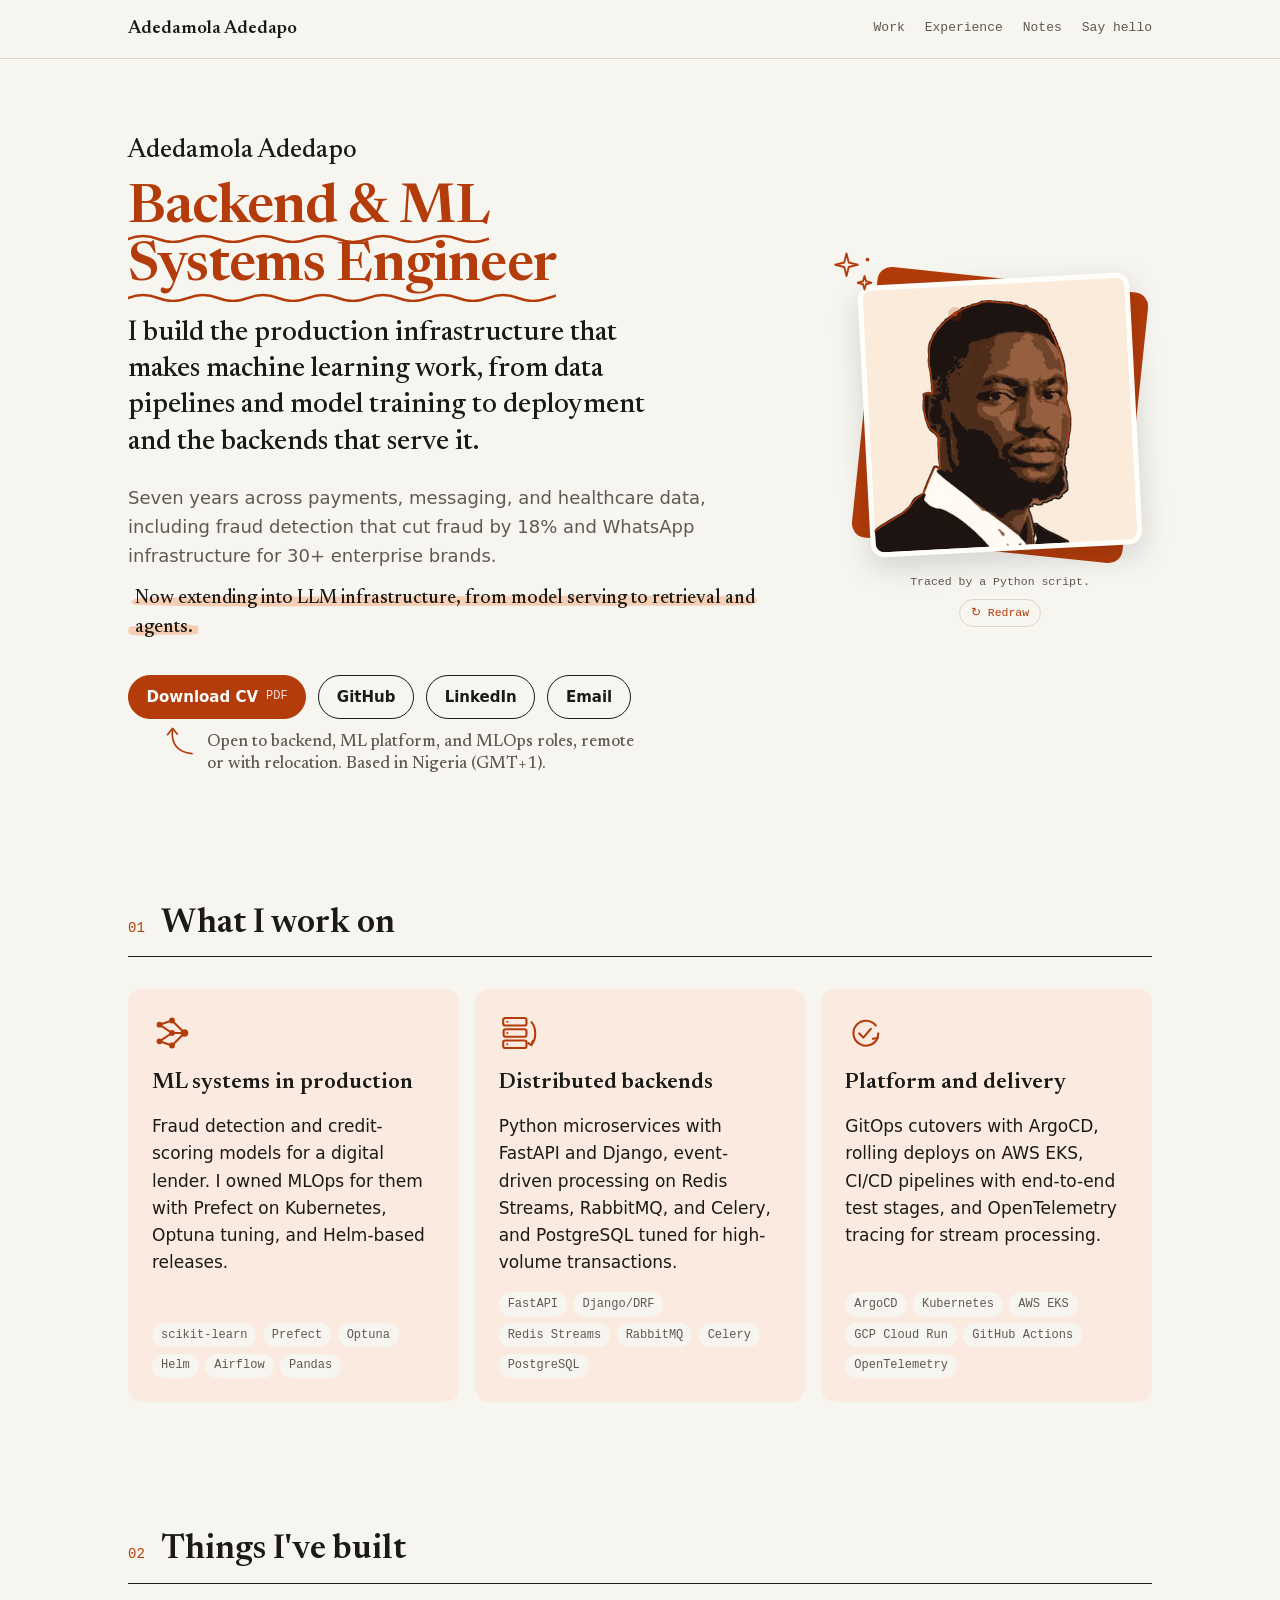
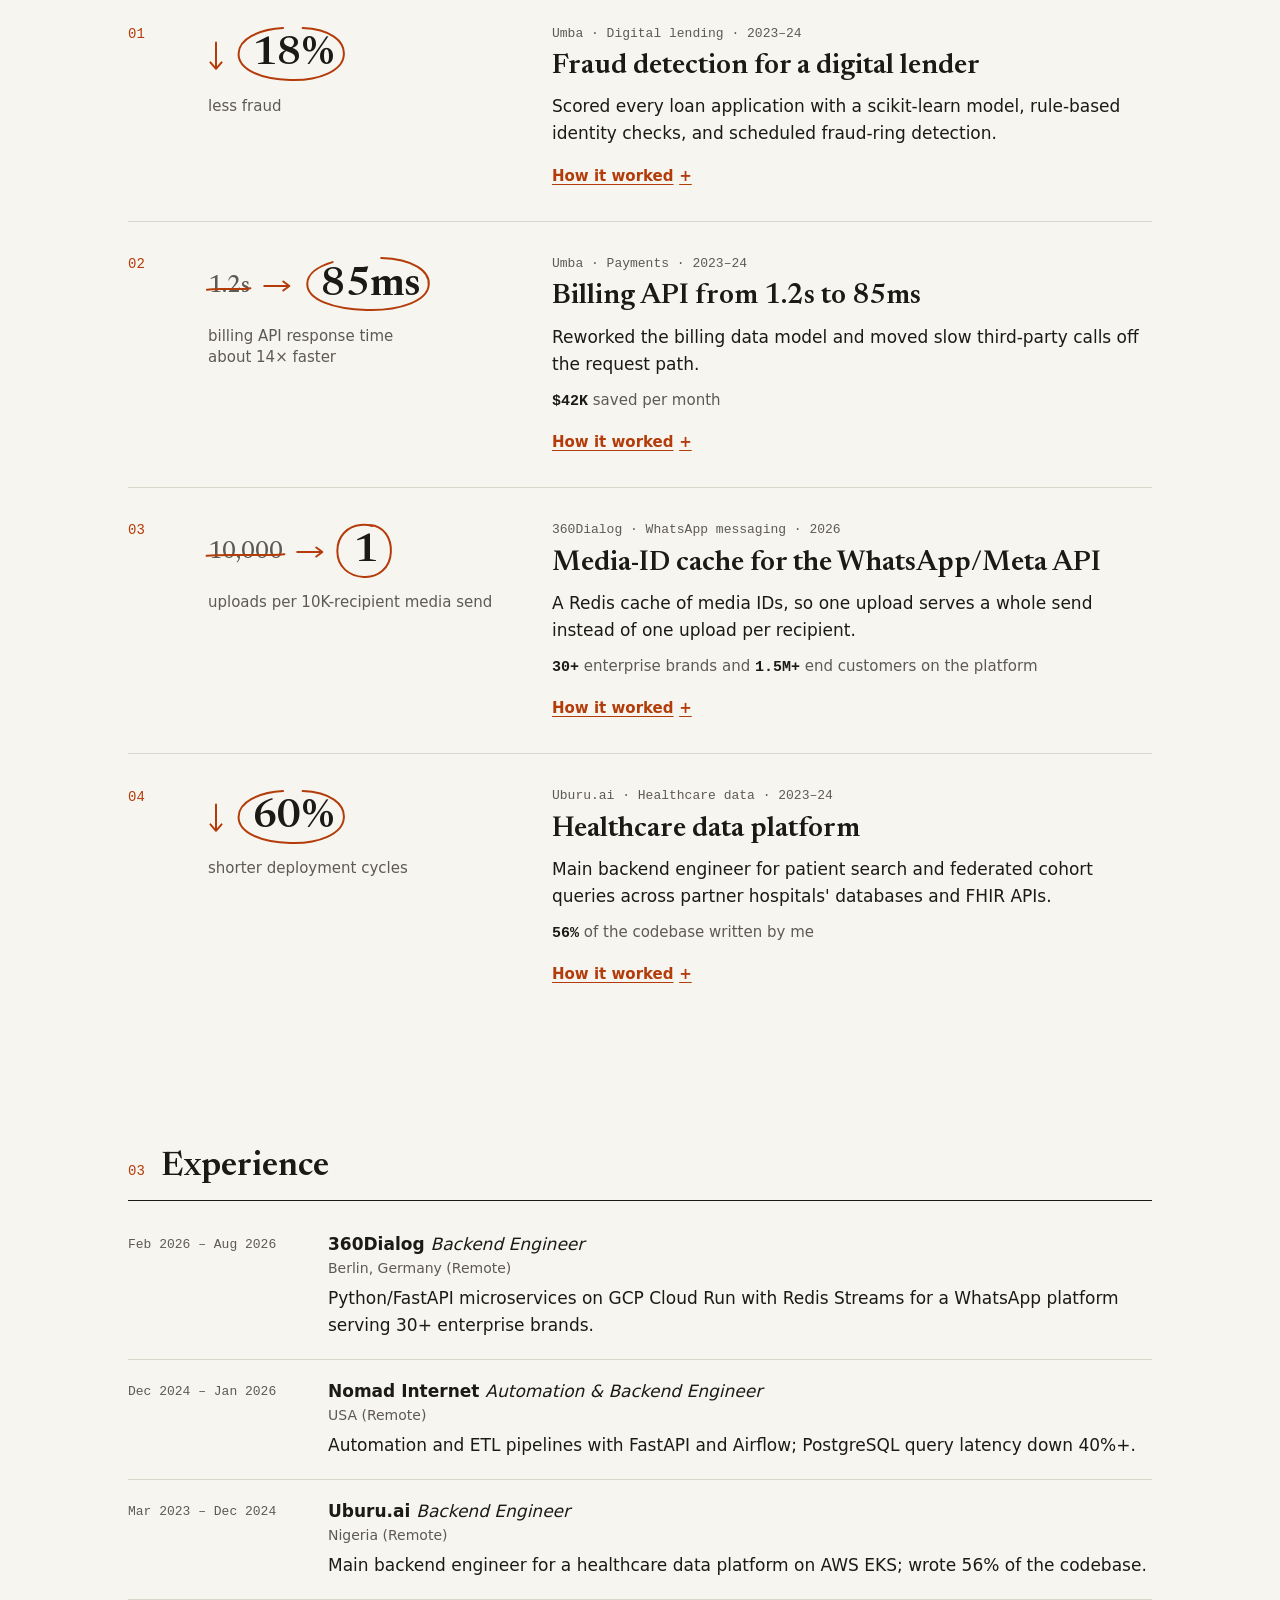
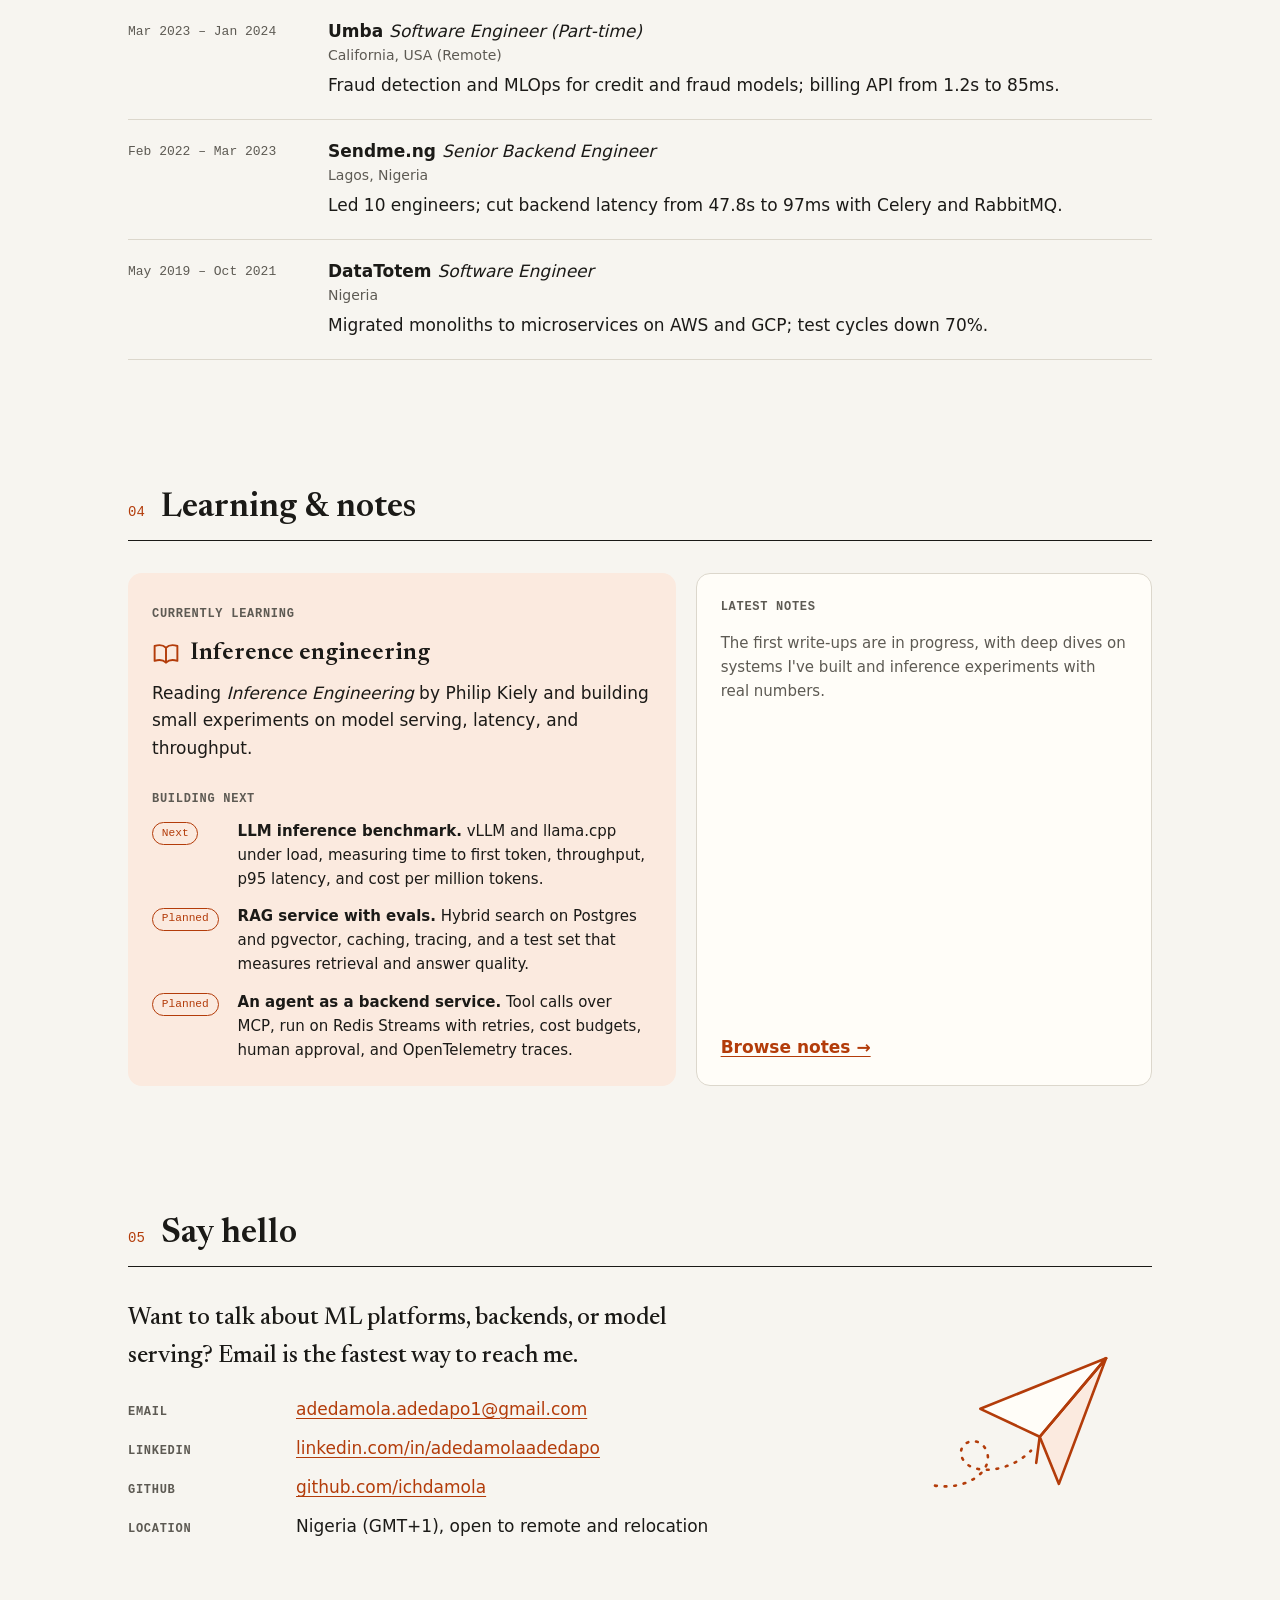
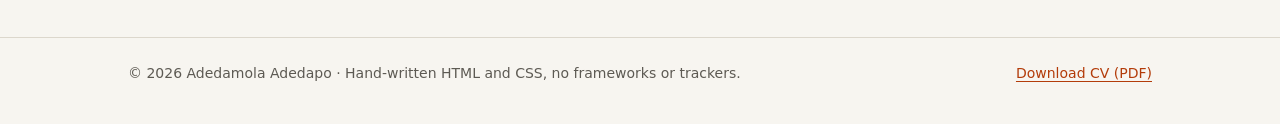
<file: index.html>
<!doctype html>
<html lang="en">
<head>
  <meta charset="utf-8">
  <meta name="viewport" content="width=device-width, initial-scale=1">
  <title>Adedamola Adedapo · Backend &amp; ML Systems Engineer</title>
  <meta name="description" content="Backend and ML systems engineer with 7 years of experience building data pipelines, MLOps, and the backends that serve machine learning. Now extending into LLM infrastructure, from model serving to retrieval and agents.">
  <meta name="author" content="Adedamola Adedapo">
  <link rel="canonical" href="https://ichdamola.github.io/">
  <meta name="color-scheme" content="light dark">
  <meta name="theme-color" content="#f7f5f0" media="(prefers-color-scheme: light)">
  <meta name="theme-color" content="#141416" media="(prefers-color-scheme: dark)">

  <!-- Open Graph -->
  <meta property="og:type" content="profile">
  <meta property="og:site_name" content="Adedamola Adedapo">
  <meta property="og:title" content="Adedamola Adedapo · Backend &amp; ML Systems Engineer">
  <meta property="og:description" content="I build the production infrastructure that makes machine learning work, from data pipelines and MLOps to the backends that serve it.">
  <meta property="og:url" content="https://ichdamola.github.io/">
  <meta property="og:image" content="https://ichdamola.github.io/assets/og-image.png">
  <meta property="og:image:width" content="1200">
  <meta property="og:image:height" content="630">
  <meta property="og:image:alt" content="Illustrated portrait of Adedamola Adedapo beside the title Backend and ML Systems Engineer">
  <meta property="profile:first_name" content="Adedamola">
  <meta property="profile:last_name" content="Adedapo">

  <!-- Twitter -->
  <meta name="twitter:card" content="summary_large_image">
  <meta name="twitter:title" content="Adedamola Adedapo · Backend &amp; ML Systems Engineer">
  <meta name="twitter:description" content="I build the production infrastructure that makes machine learning work, from data pipelines and MLOps to the backends that serve it.">
  <meta name="twitter:image" content="https://ichdamola.github.io/assets/og-image.png">
  <meta name="twitter:image:alt" content="Illustrated portrait of Adedamola Adedapo beside the title Backend and ML Systems Engineer">

  <link rel="icon" href="favicon.svg" type="image/svg+xml">
  <link rel="apple-touch-icon" href="assets/apple-touch-icon.png">

  <link rel="preload" href="assets/fonts/newsreader-latin.woff2" as="font" type="font/woff2" crossorigin>
  <!-- Bump ?v= whenever styles.css changes so browsers fetch the new file instead of a cached one. -->
  <link rel="stylesheet" href="styles.css?v=2026-10-01w">

  <script type="application/ld+json">
  {
    "@context": "https://schema.org",
    "@type": "Person",
    "name": "Adedamola Adedapo",
    "url": "https://ichdamola.github.io/",
    "image": "https://ichdamola.github.io/assets/portrait-480.png",
    "jobTitle": "Backend & ML Systems Engineer",
    "email": "mailto:adedamola.adedapo1@gmail.com",
    "address": { "@type": "PostalAddress", "addressCountry": "NG" },
    "alumniOf": { "@type": "CollegeOrUniversity", "name": "Obafemi Awolowo University" },
    "sameAs": [
      "https://github.com/ichdamola",
      "https://www.linkedin.com/in/adedamolaadedapo"
    ],
    "knowsAbout": [
      "Python", "Go", "FastAPI", "Django", "PostgreSQL", "Redis Streams", "Kafka", "RabbitMQ",
      "Airflow", "Prefect", "MLOps", "scikit-learn", "Optuna", "Kubernetes", "Helm", "ArgoCD",
      "AWS", "GCP", "OpenTelemetry", "FHIR"
    ]
  }
  </script>
</head>
<body class="home">
  <a class="skip-link" href="#main">Skip to content</a>

  <header class="site-header">
    <div class="wrap header-inner">
      <a class="wordmark" href="#top">Adedamola Adedapo</a>
      <nav aria-label="Primary">
        <ul class="nav-list">
          <li><a href="#work">Work</a></li>
          <li><a href="#experience">Experience</a></li>
          <li><a href="notes/">Notes</a></li>
          <li><a href="#contact">Say hello</a></li>
        </ul>
      </nav>
    </div>
  </header>

  <main id="main">
    <!-- Hero -->
    <section class="hero wrap" id="top" aria-labelledby="hero-title">
      <div class="hero-photo">
        <div class="frame">
          <svg class="sparkles" aria-hidden="true" focusable="false" viewBox="0 0 64 64" fill="none" stroke="currentColor" stroke-width="2.5" stroke-linejoin="round"><path d="M22 6 L25 18 L37 21 L25 24 L22 36 L19 24 L7 21 L19 18 Z"/><path d="M46 36 L48 43 L55 45 L48 47 L46 54 L44 47 L37 45 L44 43 Z"/><circle cx="50" cy="14" r="2.5" fill="currentColor" stroke="none"/></svg>
          <div class="portrait">
            <picture>
              <source type="image/webp" srcset="assets/portrait-320.webp 320w, assets/portrait-480.webp 480w" sizes="(min-width: 40rem) 17rem, 9.5rem">
              <img src="assets/portrait-480.png" width="480" height="480" alt="Illustrated portrait of Adedamola Adedapo" fetchpriority="high">
            </picture>
            <svg class="scribble" aria-hidden="true" focusable="false" viewBox="0 0 480 480" fill="none" stroke="currentColor" stroke-linecap="round" stroke-linejoin="round"><g class="lines" opacity="0.9"><path id="sc0" d="M0.0 440.4 L0.8 439.9 L2.5 438.8 L5.1 437.2 L8.5 435.0 L13.4 432.0 L20.0 428.3 L28.3 423.8 L38.1 418.6 L46.2 414.1 L52.5 410.3 L57.1 407.4 L60.0 405.2 L63.0 402.6 L66.0 399.5 L69.0 396.0 L72.0 392.1 L75.4 388.5 L79.0 385.4 L82.9 382.6 L87.0 380.2 L90.6 377.2 L93.7 373.7 L96.2 369.5 L98.2 364.9 L100.5 359.6 L103.3 353.7 L106.5 347.2 L110.1 340.1 L113.0 334.7 L115.1 331.1 L116.4 329.3 L117.0 329.2 L117.7 329.3 L118.6 329.7 L119.6 330.4 L120.8 331.3 L121.9 331.9 L122.7 332.3 L123.4 332.4 L124.0 332.3 L124.4 332.1 L124.8 331.9 L125.1 331.6 L125.4 331.3 L125.5 329.8 L125.5 327.1 L125.3 323.2 L125.0 318.2 L124.8 313.1 L124.7 307.9 L124.6 302.5 L124.6 297.1 L124.7 292.1 L124.8 287.7 L125.0 283.8 L125.3 280.4 L125.2 277.4 L124.8 274.8 L124.1 272.6 L123.0 270.7 L121.7 268.8 L119.9 266.8 L117.9 264.7 L115.5 262.5 L113.5 260.4 L111.9 258.5 L110.6 256.7 L109.7 255.1 L108.8 252.9 L107.7 250.2 L106.7 246.9 L105.5 243.1 L104.5 239.1 L103.6 234.8 L102.8 230.3 L102.1 225.7 L101.7 220.7 L101.6 215.5 L101.8 210.1 L102.3 204.4 L102.8 200.1 L103.3 197.0 L103.8 195.3 L104.4 194.9 L105.0 194.6 L105.8 194.2 L106.8 194.0 L107.9 193.7 L109.2 193.6 L110.7 193.7 L112.5 194.0 L114.4 194.4 L116.0 194.6 L117.2 194.6 L118.1 194.3 L118.6 193.7 L118.8 190.7 L118.8 185.2 L118.5 177.3 L117.9 167.0 L117.4 158.6 L116.9 152.3 L116.5 148.0 L116.1 145.7 L115.7 143.4 L115.5 141.2 L115.4 139.0 L115.3 136.8 L115.4 134.5 L115.5 132.2 L115.8 129.8 L116.2 127.3 L116.4 125.0 L116.5 123.1 L116.4 121.4 L116.2 119.9 L116.2 117.9 L116.5 115.3 L117.0 112.1 L117.8 108.3 L118.9 104.5 L120.2 100.6 L121.9 96.8 L123.9 93.0 L126.0 89.4 L128.2 86.1 L130.4 83.0 L132.7 80.1 L135.3 77.0 L138.3 73.8 L141.5 70.4 L145.1 66.8 L149.9 62.8 L155.9 58.5 L163.0 53.8 L171.3 48.8 L177.8 44.9 L182.6 42.3 L185.7 40.9 L187.0 40.7 L188.8 40.3 L191.2 39.6 L194.2 38.7 L197.7 37.5 L200.7 36.5 L203.3 35.8 L205.5 35.4 L207.3 35.1 L209.2 34.8 L211.4 34.2 L213.8 33.5 L216.4 32.6 L219.0 31.9 L221.6 31.4 L224.1 31.1 L226.6 31.0 L229.5 31.1 L232.6 31.4 L236.1 31.9 L239.9 32.6 L244.3 33.3 L249.1 33.9 L254.3 34.4 L260.1 34.9 L265.7 35.7 L271.2 36.8 L276.5 38.2 L281.6 39.9 L285.9 41.2 L289.4 42.2 L292.1 42.8 L293.9 43.0 L295.6 43.5 L297.2 44.1 L298.5 45.0 L299.7 46.0 L301.4 47.2 L303.5 48.5 L306.1 49.9 L309.2 51.4 L312.6 53.6 L316.4 56.4 L320.6 60.0 L325.2 64.2 L329.0 68.0 L332.0 71.3 L334.1 74.2 L335.5 76.6 L336.7 79.0 L337.6 81.2 L338.3 83.4 L338.8 85.5 L339.4 87.5 L340.2 89.6 L341.2 91.7 L342.4 93.8 L343.7 96.8 L345.2 100.7 L346.9 105.5 L348.7 111.3 L350.3 116.0 L351.6 119.5 L352.6 122.0 L353.3 123.3 L354.2 125.8 L355.3 129.4 L356.7 134.2 L358.2 140.2 L359.6 147.4 L360.8 155.6 L361.9 164.9 L362.8 175.4 L363.3 184.9 L363.4 193.5 L363.2 201.1 L362.5 207.8 L362.4 214.3 L362.7 220.7 L363.5 226.9 L364.8 233.0 L365.8 238.3 L366.5 242.7 L367.0 246.3 L367.2 249.0 L367.3 252.2 L367.1 256.0 L366.9 260.3 L366.4 265.1 L365.9 269.8 L365.2 274.4 L364.5 279.0 L363.6 283.5 L362.7 287.2 L362.0 290.3 L361.4 292.6 L360.8 294.3 L360.5 295.8 L360.3 297.3 L360.4 298.7 L360.6 300.0 L360.6 301.3 L360.3 302.6 L359.8 303.9 L359.0 305.2 L358.3 306.7 L357.8 308.3 L357.4 310.0 L357.0 311.8 L356.7 313.5 L356.2 315.0 L355.7 316.3 L355.2 317.4 L354.6 319.2 L354.0 321.9 L353.4 325.4 L352.9 329.6 L352.6 333.8 L352.7 337.9 L353.2 341.9 L354.0 345.8 L354.6 349.6 L354.8 353.1 L354.7 356.5 L354.4 359.6 L354.2 362.6 L354.3 365.5 L354.6 368.3 L355.1 370.9 L355.4 373.2 L355.6 375.2 L355.7 377.0 L355.6 378.4 L355.3 379.7 L355.0 380.8 L354.6 381.8 L354.0 382.7 L353.1 383.7 L351.9 384.7 L350.3 385.9 L348.4 387.1 L346.9 388.3 L345.8 389.5 L345.0 390.6 L344.7 391.6 L344.1 392.6 L343.4 393.6 L342.4 394.6 L341.2 395.5 L340.0 396.2 L338.6 396.5 L337.2 396.5 L335.7 396.2 L334.2 396.0 L332.9 396.0 L331.6 396.1 L330.4 396.3 L328.7 396.8 L326.5 397.7 L323.8 398.9 L320.7 400.4 L317.9 401.5 L315.7 402.2 L313.8 402.6 L312.4 402.6 L311.1 402.8 L310.0 403.2 L308.9 403.8 L308.1 404.6 L307.2 405.2 L306.2 405.8 L305.3 406.2 L304.3 406.4 L302.9 406.5 L301.0 406.3 L298.6 406.0 L295.7 405.5 L293.5 405.1 L292.0 404.9 L291.1 404.9 L290.8 405.1 L290.5 405.4 L290.2 405.9 L290.0 406.5 L289.7 407.3 L289.3 407.9 L288.7 408.2 L288.0 408.4 L287.1 408.3 L286.3 408.4 L285.6 408.5 L285.0 408.8 L284.5 409.2 L284.0 409.9 L283.5 410.9 L283.1 412.2 L282.8 413.8 L282.8 416.0 L283.2 418.7 L283.9 421.9 L285.0 425.6 L286.1 429.8 L287.1 434.5 L288.1 439.8 L289.0 445.6 L289.7 450.4 L290.1 454.3 L290.4 457.2 L290.3 459.2 L290.2 460.9 L290.0 462.5 L289.6 463.9 L289.1 465.1 L288.7 466.5 L288.5 468.0 L288.4 469.7 L288.4 471.5 L288.3 473.3 L288.2 474.8 L288.0 476.3 L287.8 477.6 L287.6 478.6 L287.4 479.2 L287.4 479.6" pathLength="1" stroke-dasharray="1" stroke-dashoffset="1"><animate attributeName="stroke-dashoffset" values="1;0" begin="0.80s" dur="2.24s" fill="freeze" calcMode="spline" keyTimes="0;1" keySplines="0.45 0.05 0.55 0.95"/></path><path id="sc1" d="M223.8 32.7 L227.3 32.6 L230.7 32.7 L233.9 32.9 L237.0 33.3 L239.9 33.8 L243.8 34.4 L248.5 35.0 L254.2 35.7 L260.7 36.4 L266.5 37.2 L271.4 38.1 L275.6 39.2 L279.0 40.3 L282.1 41.2 L285.0 42.0 L287.7 42.6 L290.1 43.1 L293.0 44.1 L296.5 45.6 L300.5 47.6 L305.1 50.2 L309.1 52.6 L312.5 54.8 L315.3 56.9 L317.5 58.7 L319.8 60.9 L322.4 63.4 L325.1 66.3 L328.0 69.4 L330.4 72.3 L332.3 74.8 L333.7 77.0 L334.5 78.8 L335.3 80.9 L336.0 83.1 L336.7 85.5 L337.4 88.1 L338.1 90.5 L339.0 92.6 L340.1 94.4 L341.3 95.9 L342.2 97.4 L342.9 98.8 L343.3 100.1 L343.5 101.5 L343.9 102.9 L344.4 104.5 L345.2 106.2 L346.0 108.1 L346.7 109.7 L347.3 111.2 L347.6 112.5 L347.7 113.6 L347.7 114.5 L347.7 115.2 L347.5 115.6 L347.3 115.9 L346.9 116.0 L346.2 115.8 L345.4 115.3 L344.5 114.7 L343.3 113.6 L342.0 112.0 L340.6 110.1 L339.0 107.8 L337.5 105.8 L336.0 104.2 L334.6 103.0 L333.2 102.2 L332.0 101.3 L330.8 100.4 L329.7 99.4 L328.7 98.4 L327.8 97.5 L326.8 96.8 L325.8 96.3 L324.8 95.9 L323.8 95.7 L322.9 95.5 L321.9 95.3 L320.9 95.3 L319.9 95.0 L318.8 94.7 L317.6 94.2 L316.4 93.6 L315.2 93.1 L314.1 92.8 L313.0 92.7 L311.9 92.8 L310.6 92.7 L309.1 92.4 L307.5 91.8 L305.6 91.1 L303.8 90.4 L302.0 89.9 L300.2 89.4 L298.5 89.0 L296.7 88.9 L295.0 89.0 L293.2 89.3 L291.5 89.9 L289.2 90.1 L286.3 89.9 L282.8 89.4 L278.8 88.4 L275.4 87.8 L272.6 87.4 L270.4 87.4 L268.9 87.6 L267.3 87.7 L265.6 87.8 L263.8 87.7 L262.0 87.7 L260.0 87.7 L257.9 88.0 L255.6 88.5 L253.2 89.1 L251.2 89.5 L249.5 89.8 L248.1 89.9 L247.1 89.9 L245.1 90.4 L242.1 91.5 L238.0 93.1 L232.9 95.3 L228.7 96.9 L225.6 97.9 L223.5 98.3 L222.4 98.2 L220.6 98.4 L218.0 99.0 L214.6 99.8 L210.4 101.0 L207.0 101.8 L204.3 102.3 L202.3 102.4 L200.9 102.2 L199.7 102.2 L198.5 102.2 L197.3 102.5 L196.3 102.8 L195.2 103.3 L194.2 103.8 L193.3 104.5 L192.4 105.2 L191.6 105.9 L190.9 106.7 L190.3 107.5 L189.7 108.3 L189.3 109.6 L189.0 111.3 L188.8 113.5 L188.7 116.1 L188.5 118.3 L188.2 120.1 L187.7 121.5 L187.0 122.5 L186.4 123.5 L185.9 124.6 L185.5 125.8 L185.1 127.1 L184.7 128.3 L184.1 129.2 L183.4 130.1 L182.7 130.7 L182.0 131.3 L181.5 131.6 L181.0 131.8 L180.7 131.8 L180.3 131.8 L179.7 131.6 L179.1 131.4 L178.3 131.0 L177.5 131.0 L176.5 131.1 L175.5 131.6 L174.4 132.3 L173.4 132.9 L172.5 133.3 L171.7 133.6 L170.9 133.7 L170.3 133.9 L169.8 134.0 L169.4 134.3 L169.2 134.5 L168.9 135.0 L168.6 135.7 L168.3 136.6 L167.9 137.8 L167.7 138.8 L167.7 139.6 L167.9 140.1 L168.3 140.4 L168.7 140.5 L169.2 140.4 L169.7 140.2 L170.2 139.8 L170.7 139.6 L171.0 139.7 L171.3 140.0 L171.4 140.5 L171.5 141.1 L171.4 141.6 L171.3 142.1 L171.0 142.5 L170.7 142.9 L170.2 143.2 L169.7 143.4 L169.1 143.4 L168.6 143.6 L168.3 144.0 L168.1 144.4 L168.1 144.9 L168.2 145.4 L168.4 145.9 L168.6 146.3 L168.9 146.6 L169.2 146.9 L169.5 147.2 L169.8 147.3 L170.1 147.4 L170.6 147.3 L171.4 147.1 L172.3 146.7 L173.3 146.1 L174.2 145.8 L174.9 145.6 L175.3 145.6 L175.6 145.9 L175.7 146.1 L175.8 146.4 L175.8 146.7 L175.7 147.0 L175.3 147.5 L174.5 148.1 L173.5 148.9 L172.2 149.8 L171.1 150.5 L170.2 151.0 L169.5 151.3 L169.1 151.3 L168.4 151.0 L167.6 150.3 L166.5 149.3 L165.2 147.8 L164.2 146.6 L163.5 145.4 L163.2 144.4 L163.1 143.5 L163.0 142.9 L162.8 142.4 L162.5 142.0 L162.1 141.9 L161.7 142.0 L161.4 142.2 L161.1 142.7 L160.8 143.4 L160.7 144.3 L160.8 145.5 L161.1 146.9 L161.6 148.5 L161.9 150.0 L161.8 151.4 L161.4 152.6 L160.8 153.7 L160.0 154.7 L159.1 155.7 L158.0 156.6 L156.8 157.5 L155.7 158.1 L154.9 158.6 L154.3 158.8 L153.8 158.8 L153.4 158.7 L153.0 158.4 L152.6 158.1 L152.2 157.7 L152.1 157.2 L152.2 156.7 L152.7 156.1 L153.5 155.5 L154.0 154.9 L154.5 154.4 L154.7 154.0 L154.8 153.7 L154.8 153.3 L154.8 153.1 L154.6 152.8 L154.4 152.6 L154.1 152.4 L153.7 152.4 L153.2 152.4 L152.7 152.5 L152.1 152.7 L151.5 153.0 L150.8 153.3 L150.1 153.8 L149.5 154.3 L148.9 154.8 L148.4 155.3 L148.0 155.8 L147.7 156.3 L147.6 156.8 L147.5 157.1 L147.6 157.5 L147.9 157.9 L148.2 158.3 L148.6 158.8 L149.2 159.3 L149.6 159.8 L149.9 160.3 L150.0 160.6 L150.0 161.0 L149.9 161.2 L149.8 161.5 L149.6 161.7 L149.3 161.8 L148.8 161.9 L148.2 161.8 L147.5 161.7 L146.6 161.5 L145.9 161.4 L145.3 161.4 L144.8 161.5 L144.5 161.6 L144.3 161.9 L144.2 162.3 L144.3 162.7 L144.5 163.3 L144.6 163.9 L144.6 164.6 L144.6 165.4 L144.5 166.3 L144.5 167.1 L144.8 168.0 L145.2 168.9 L145.8 169.7 L146.0 170.7 L145.8 171.8 L145.2 173.0 L144.3 174.3 L143.6 175.4 L143.2 176.1 L143.1 176.6 L143.3 176.8 L143.7 176.9 L144.2 176.9 L144.9 176.8 L145.7 176.6 L146.5 176.4 L147.0 176.4 L147.4 176.4 L147.6 176.6 L147.7 176.8 L147.8 177.1 L147.8 177.4 L147.7 177.8 L147.4 178.3 L147.0 178.9 L146.5 179.5 L145.9 180.1 L145.6 180.8 L145.7 181.4 L146.0 182.1 L146.8 182.7 L147.4 183.4 L147.8 184.1 L148.0 184.9 L148.1 185.6 L148.3 186.4 L148.5 187.1 L148.8 187.9 L149.2 188.7 L149.3 189.8 L149.2 191.3 L148.7 193.1 L148.0 195.3 L147.7 197.2 L147.8 198.9 L148.2 200.3 L149.1 201.5 L149.6 202.7 L150.0 203.7 L150.0 204.7 L149.8 205.5 L149.7 206.4 L149.7 207.3 L149.7 208.1 L149.9 209.0 L149.9 209.7 L149.8 210.3 L149.6 210.6 L149.3 210.9 L148.9 210.9 L148.4 210.9 L147.7 210.7 L147.0 210.4 L146.3 209.7 L145.6 208.7 L144.8 207.3 L144.0 205.5 L143.2 204.1 L142.5 202.9 L141.9 202.1 L141.4 201.5 L140.9 201.1 L140.5 200.9 L140.2 200.9 L139.9 201.0 L139.8 201.3 L139.6 201.7 L139.5 202.3 L139.4 203.1 L139.2 203.7 L139.1 204.3 L138.9 204.7 L138.7 205.0 L138.3 205.3 L137.7 205.6 L136.9 205.9 L135.9 206.2 L135.0 206.5 L134.1 206.9 L133.4 207.5 L132.7 208.1 L132.1 208.7 L131.7 209.2 L131.5 209.7 L131.4 210.1 L131.4 210.7 L131.5 211.3 L131.8 212.1 L132.1 212.9 L132.5 214.2 L133.0 215.8 L133.4 217.7 L133.9 220.0 L134.2 222.1 L134.4 224.1 L134.4 225.9 L134.3 227.5 L134.1 229.2 L133.7 231.0 L133.3 232.9 L132.7 234.9 L132.4 236.5 L132.2 237.7 L132.2 238.6 L132.4 239.2 L132.8 239.8 L133.4 240.6 L134.3 241.5 L135.4 242.5 L136.5 243.8 L137.6 245.6 L138.6 247.7 L139.7 250.2 L140.6 252.3 L141.5 254.0 L142.3 255.3 L142.9 256.1 L143.5 257.1 L144.2 258.2 L144.8 259.4 L145.4 260.7 L145.9 262.0 L146.4 263.3 L146.7 264.7 L146.9 266.0 L147.0 267.3 L147.0 268.7 L146.8 270.1 L146.5 271.5 L146.3 273.1 L146.2 274.9 L146.3 276.9 L146.5 279.1 L146.6 281.6 L146.6 284.4 L146.5 287.6 L146.3 291.1 L146.2 294.7 L146.2 298.5 L146.3 302.5 L146.6 306.7 L146.9 310.3 L147.4 313.3 L147.9 315.9 L148.6 317.9 L149.5 319.9 L150.5 321.9 L151.7 324.0 L153.1 326.0 L154.2 327.5 L155.1 328.6 L155.7 329.2 L156.1 329.4 L156.5 329.4 L156.8 329.4 L157.2 329.4 L157.5 329.2 L157.9 328.9 L158.4 328.3 L159.0 327.5 L159.7 326.6 L160.2 325.6 L160.6 324.5 L160.9 323.5 L161.0 322.4 L160.9 321.3 L160.7 320.2 L160.3 319.1 L159.7 318.0 L159.2 317.0 L158.8 316.1 L158.6 315.4 L158.4 314.7 L158.4 314.0 L158.4 313.2 L158.5 312.3 L158.7 311.3 L158.9 310.3 L158.9 309.3 L159.0 308.3 L158.9 307.4 L159.0 306.4 L159.3 305.4 L159.7 304.4 L160.2 303.4 L160.3 302.1 L160.0 300.5 L159.3 298.5 L158.2 296.2 L157.4 294.2 L157.0 292.3 L157.0 290.7 L157.3 289.3 L157.7 288.0 L158.2 286.9 L158.7 286.0 L159.3 285.2 L159.7 284.5 L159.8 283.8 L159.7 283.2 L159.4 282.7 L159.1 282.1 L158.8 281.4 L158.7 280.7 L158.5 280.0 L158.2 279.0 L157.8 278.0 L157.1 276.7 L156.3 275.3 L155.6 274.0 L155.1 272.8 L154.8 271.7 L154.7 270.7 L154.4 269.7 L154.0 268.7 L153.4 267.8 L152.7 266.8 L152.3 265.6 L152.0 264.3 L152.0 262.9 L152.2 261.2 L152.2 259.7 L152.1 258.3 L151.8 257.0 L151.3 255.8 L151.0 254.6 L151.0 253.4 L151.2 252.2 L151.6 251.0 L151.8 249.6 L151.7 248.2 L151.4 246.5 L150.8 244.8 L150.4 243.2 L150.0 241.6 L149.8 240.2 L149.6 238.9 L149.6 237.6 L149.7 236.3 L149.8 235.0 L150.0 233.7 L150.3 232.6 L150.7 231.8 L151.1 231.2 L151.6 230.8 L152.1 230.7 L152.7 230.8 L153.4 231.1 L154.2 231.7 L154.9 232.6 L155.6 233.7 L156.2 235.2 L156.8 236.9 L157.4 238.5 L158.1 239.8 L158.9 240.9 L159.7 241.7 L160.3 242.6 L160.8 243.5 L161.1 244.4 L161.3 245.2 L161.6 246.0 L162.0 246.7 L162.6 247.3 L163.4 247.9 L164.2 248.7 L165.2 249.9 L166.2 251.5 L167.4 253.3 L168.5 254.9 L169.7 256.2 L170.8 257.2 L172.0 257.9 L172.9 258.6 L173.5 259.4 L174.0 260.3 L174.2 261.3 L174.5 262.0 L174.9 262.6 L175.5 263.1 L176.1 263.3 L176.7 263.6 L177.2 264.0 L177.7 264.5 L178.0 265.1 L178.3 265.5 L178.7 265.8 L179.1 265.9 L179.5 265.8 L179.9 265.6 L180.2 265.2 L180.5 264.7 L180.7 264.0 L181.0 263.5 L181.3 263.0 L181.6 262.7 L181.9 262.4 L182.4 262.4 L183.1 262.4 L184.0 262.7 L185.1 263.0 L186.3 263.3 L187.5 263.4 L188.7 263.4 L190.0 263.2 L191.5 263.3 L193.0 263.7 L194.6 264.2 L196.4 265.1 L197.9 265.7 L199.4 266.1 L200.6 266.2 L201.7 266.1 L202.7 266.2 L203.6 266.3 L204.5 266.6 L205.3 267.0 L206.0 267.3 L206.7 267.4 L207.4 267.5 L208.0 267.4 L208.6 267.5 L209.0 267.6 L209.3 267.7 L209.5 268.0 L209.6 268.4 L209.6 268.9 L209.6 269.5 L209.5 270.3 L209.4 270.9 L209.5 271.4 L209.5 271.8 L209.7 272.1 L210.0 272.3 L210.5 272.4 L211.2 272.4 L212.1 272.3 L212.8 272.2 L213.4 272.3 L213.8 272.4 L214.1 272.5 L214.4 272.8 L214.7 273.2 L214.9 273.7 L215.0 274.4 L215.5 275.1 L216.3 276.0 L217.4 277.0 L218.8 278.1 L220.0 279.6 L221.2 281.6 L222.2 284.1 L223.1 287.1 L224.0 289.5 L224.9 291.3 L225.8 292.6 L226.6 293.4 L227.3 294.2 L227.9 295.0 L228.3 295.9 L228.5 296.7 L228.8 297.6 L229.2 298.4 L229.8 299.2 L230.5 299.9 L231.0 301.1 L231.6 302.5 L232.0 304.4 L232.3 306.5 L232.7 308.3 L233.0 309.8 L233.3 310.8 L233.6 311.5 L233.8 312.2 L233.9 313.0 L233.9 313.9 L233.9 314.9 L234.0 315.8 L234.1 316.7 L234.3 317.5 L234.7 318.3 L235.1 319.0 L235.5 319.6 L236.0 320.1 L236.6 320.6 L237.0 320.9 L237.4 321.2 L237.7 321.3 L237.9 321.3 L238.2 321.2 L238.5 321.0 L238.9 320.6 L239.3 320.1 L239.8 319.7 L240.1 319.4 L240.5 319.1 L240.8 319.0 L241.1 319.0 L241.4 319.0 L241.6 319.1 L241.9 319.2 L242.0 319.5 L242.1 319.9 L242.2 320.4 L242.2 321.1 L242.4 321.6 L242.6 322.0 L242.9 322.2 L243.3 322.4 L243.7 322.3 L244.2 321.9 L244.7 321.2 L245.2 320.3 L245.5 319.5 L245.7 318.9 L245.7 318.3 L245.6 317.9 L245.3 317.5 L244.8 317.1 L244.2 316.8 L243.4 316.4 L242.7 316.1 L242.1 315.7 L241.7 315.3 L241.4 314.9 L241.2 314.2 L241.1 313.2 L241.2 312.1 L241.5 310.6 L241.5 309.4 L241.4 308.5 L241.0 307.7 L240.4 307.1 L240.0 306.7 L239.7 306.2 L239.5 305.8 L239.5 305.5 L239.7 304.9 L240.0 304.1 L240.6 303.0 L241.4 301.7 L242.2 300.5 L242.9 299.5 L243.6 298.7 L244.3 298.0 L245.1 297.3 L246.1 296.5 L247.2 295.7 L248.5 294.8 L249.6 294.1 L250.6 293.7 L251.3 293.4 L251.8 293.4 L252.4 293.5 L253.0 293.7 L253.6 294.0 L254.3 294.5 L254.9 294.7 L255.4 294.7 L255.8 294.5 L256.1 294.1 L256.4 293.7 L256.7 293.5 L257.1 293.3 L257.4 293.3 L257.8 293.3 L258.1 293.4 L258.5 293.6 L259.0 293.9 L259.3 294.2 L259.5 294.6 L259.5 295.0 L259.5 295.5 L259.3 296.1 L258.9 296.9 L258.3 297.7 L257.6 298.6 L256.8 299.6 L255.8 300.6 L254.6 301.7 L253.3 302.9 L252.3 303.8 L251.5 304.7 L251.0 305.4 L250.7 305.9 L250.5 306.5 L250.4 307.2 L250.4 307.9 L250.4 308.7 L250.5 309.4 L250.8 310.0 L251.1 310.6 L251.5 311.2 L251.9 311.8 L252.2 312.4 L252.4 313.1 L252.5 313.9 L252.7 314.6 L252.9 315.1 L253.2 315.5 L253.5 315.9 L254.1 316.2 L255.0 316.5 L256.3 316.9 L257.8 317.3 L259.2 317.7 L260.5 318.2 L261.7 318.7 L262.8 319.3 L263.8 320.0 L264.8 320.8 L265.7 321.6 L266.6 322.4 L267.5 323.2 L268.4 323.8 L269.2 324.3 L270.1 324.8 L271.8 325.5 L274.2 326.4 L277.5 327.6 L281.5 329.1 L284.9 330.3 L287.8 331.1 L290.0 331.7 L291.7 331.9 L294.7 332.1 L299.3 332.2 L305.2 332.4 L312.7 332.5 L318.3 332.7 L322.2 332.8 L324.4 333.0 L324.7 333.1 L325.0 333.3 L325.2 333.6 L325.4 333.9 L325.4 334.2 L325.4 334.5 L325.3 334.8 L325.2 335.0 L324.9 335.2 L324.0 335.6 L322.5 336.3 L320.2 337.1 L317.3 338.0 L314.9 338.9 L313.2 339.7 L312.1 340.4 L311.5 341.0 L310.8 341.6 L309.8 342.1 L308.7 342.5 L307.4 343.0 L305.8 342.9 L303.7 342.4 L301.4 341.5 L298.6 340.1 L295.9 339.0 L293.1 338.3 L290.3 337.9 L287.5 337.7 L284.9 337.7 L282.7 337.7 L280.7 337.8 L279.1 338.0 L277.5 338.0 L275.9 337.9 L274.4 337.6 L272.8 337.1 L271.6 336.7 L270.5 336.5 L269.7 336.4 L269.2 336.5 L268.6 336.4 L267.8 336.3 L267.1 336.1 L266.2 335.8 L265.3 335.7 L264.5 335.7 L263.7 335.8 L263.0 336.0 L262.2 336.1 L261.4 336.1 L260.5 335.9 L259.6 335.5 L258.7 335.4 L257.8 335.3 L256.9 335.5 L255.9 335.8 L255.1 336.3 L254.5 337.1 L254.1 338.1 L253.9 339.3 L253.8 340.4 L253.9 341.1 L254.0 341.6 L254.4 341.9 L254.8 342.1 L255.4 342.2 L256.2 342.3 L257.1 342.4 L258.0 342.8 L259.0 343.5 L260.1 344.5 L261.2 345.8 L262.2 347.0 L263.0 348.1 L263.7 349.1 L264.3 350.0 L264.8 350.9 L265.1 351.9 L265.3 352.9 L265.4 354.0 L265.6 354.9 L265.8 355.7 L266.0 356.2 L266.2 356.6 L266.8 356.9 L267.7 357.0 L268.9 357.1 L270.4 357.0 L272.0 357.2 L273.5 357.8 L275.0 358.7 L276.5 359.8 L278.0 360.8 L279.4 361.7 L280.6 362.3 L281.8 362.8 L282.9 363.2 L283.9 363.4 L284.8 363.6 L285.5 363.6 L286.4 363.9 L287.4 364.3 L288.5 365.0 L289.7 365.8 L291.0 366.5 L292.3 366.9 L293.8 367.1 L295.3 367.1 L296.6 366.9 L297.5 366.6 L298.3 366.1 L298.7 365.4 L299.1 364.9 L299.5 364.6 L299.8 364.3 L300.2 364.2 L300.6 364.1 L301.2 364.2 L301.9 364.4 L302.8 364.8 L303.6 365.2 L304.3 365.9 L305.0 366.7 L305.7 367.6 L306.5 368.2 L307.3 368.5 L308.2 368.4 L309.2 368.0 L310.2 367.6 L311.3 367.5 L312.3 367.5 L313.4 367.6 L314.5 367.8 L315.4 368.2 L316.3 368.6 L317.2 369.2 L318.0 369.6 L318.8 369.9 L319.5 370.1 L320.2 370.2 L321.0 370.0 L322.0 369.8 L323.2 369.3 L324.5 368.7 L325.6 368.1 L326.6 367.4 L327.4 366.7 L327.9 365.9 L328.7 365.2 L329.5 364.3 L330.4 363.5 L331.5 362.6 L332.4 361.8 L333.0 361.0 L333.5 360.2 L333.8 359.4 L334.4 358.4 L335.3 357.1 L336.6 355.5 L338.1 353.6 L339.4 352.0 L340.4 350.6 L341.1 349.5 L341.5 348.7 L341.9 347.6 L342.2 346.3 L342.6 344.7 L342.8 343.0 L343.1 341.6 L343.4 340.5 L343.7 339.7 L343.9 339.3 L344.2 339.0 L344.6 338.8 L344.9 338.7 L345.4 338.7 L345.8 338.7 L346.2 338.9 L346.5 339.2 L346.9 339.5 L347.2 339.9 L347.5 340.4 L347.8 341.0 L348.2 341.6 L348.5 342.3 L348.7 343.0 L348.9 343.9 L349.0 344.7 L349.3 345.6 L349.6 346.4 L350.0 347.2 L350.5 347.9 L350.9 348.8 L351.0 349.6 L351.1 350.6 L350.9 351.5 L350.8 352.5 L350.8 353.4 L350.9 354.4 L351.0 355.3 L351.0 356.0 L350.7 356.6 L350.1 357.1 L349.4 357.5 L348.7 357.8 L348.3 358.2 L347.9 358.6 L347.7 359.0 L347.6 359.6 L347.6 360.4 L347.6 361.5 L347.8 362.8 L348.1 364.0 L348.4 365.0 L348.8 365.9 L349.3 366.7 L349.7 367.6 L350.0 368.6 L350.3 369.8 L350.6 371.1 L350.5 372.6 L350.2 374.3 L349.6 376.2 L348.7 378.3 L347.6 380.5 L346.1 382.8 L344.4 385.2 L342.5 387.8 L340.8 389.7 L339.6 391.0 L338.7 391.7 L338.1 391.7 L337.3 391.5 L336.3 391.1 L335.0 390.5 L333.5 389.7 L331.9 389.4 L330.1 389.7 L328.3 390.4 L326.3 391.7 L324.6 392.6 L323.2 393.2 L322.0 393.4 L321.2 393.4 L320.3 393.5 L319.6 394.0 L318.9 394.6 L318.2 395.5 L317.4 396.4 L316.3 397.1 L315.1 397.7 L313.7 398.2 L312.1 398.6 L310.4 398.8 L308.6 398.8 L306.7 398.6 L305.0 398.2 L303.5 397.7 L302.4 396.9 L301.5 395.9 L300.6 395.2 L299.5 394.7 L298.4 394.6 L297.2 394.8 L296.1 394.9 L295.1 394.9 L294.1 394.7 L293.2 394.5 L292.4 394.7 L291.7 395.3 L290.9 396.5 L290.3 398.0 L289.6 399.4 L289.0 400.7 L288.3 401.8 L287.7 402.8 L286.7 403.8 L285.5 405.0 L284.1 406.2 L282.3 407.5 L280.8 408.6 L279.4 409.4 L278.2 410.0 L277.2 410.5 L276.3 411.0 L275.4 411.6 L274.6 412.3 L273.8 413.1 L273.2 413.8 L272.5 414.3 L271.9 414.6 L271.4 414.8 L270.7 414.9 L269.9 414.9 L268.9 414.8 L267.8 414.6 L266.5 414.5 L265.1 414.5 L263.4 414.6 L261.5 414.8 L259.8 414.9 L258.1 414.8 L256.5 414.7 L254.9 414.5 L253.6 414.5 L252.5 414.7 L251.7 415.2 L251.0 416.0 L250.3 416.6 L249.4 417.0 L248.4 417.3 L247.3 417.5 L246.2 417.9 L245.2 418.4 L244.2 419.1 L243.2 420.0 L242.3 420.7 L241.5 421.2 L240.8 421.6 L240.1 421.7 L239.5 422.0 L239.0 422.5 L238.7 423.1 L238.4 423.9 L238.0 424.5 L237.5 425.0 L236.9 425.5 L236.2 425.7 L235.7 426.1 L235.2 426.4 L234.9 426.8 L234.7 427.3 L234.4 427.6 L234.2 427.9 L234.0 428.0 L233.8 428.1 L233.1 427.9 L232.0 427.4 L230.3 426.6 L228.3 425.5 L226.5 424.4 L225.1 423.3 L224.0 422.2 L223.3 421.1 L222.3 420.1 L221.1 419.2 L219.7 418.4 L218.0 417.6 L216.4 417.0 L214.9 416.5 L213.4 416.1 L212.0 415.7 L210.7 415.3 L209.4 414.8 L208.3 414.2 L207.2 413.6 L203.4 410.6 L197.0 405.5 L188.0 398.1 L176.3 388.5 L166.1 380.0 L157.3 372.6 L149.8 366.3 L143.8 361.1 L138.4 356.3 L133.7 351.9 L129.5 347.9 L125.9 344.4 L123.2 341.5 L121.3 339.4 L120.4 337.9 L120.3 337.1 L120.3 336.5 L120.4 335.9 L120.6 335.5 L120.9 335.2 L121.2 334.9 L121.6 334.6 L122.0 334.4 L122.4 334.3 L122.8 334.2 L123.3 334.1 L123.7 334.1 L124.2 334.2 L124.8 334.4 L125.5 334.7 L126.3 335.2 L127.3 335.8 L128.3 336.4 L129.5 336.9 L130.7 337.3 L132.0 337.7 L133.1 338.0 L133.9 338.1 L134.5 338.1 L134.8 338.0 L135.2 337.7 L135.5 337.3 L135.8 336.8 L136.1 336.1 L136.4 335.6 L136.7 335.2 L136.9 335.0 L137.1 334.9 L137.8 335.1 L138.8 335.8 L140.2 336.7 L142.1 338.1 L143.6 339.0 L144.9 339.5 L145.8 339.7 L146.3 339.4 L146.8 339.1 L147.2 338.7 L147.6 338.2 L147.8 337.7 L147.9 337.0 L147.8 336.0 L147.6 334.9 L147.2 333.6 L146.7 332.4 L146.2 331.2 L145.6 330.0 L145.0 328.9 L144.5 327.8 L144.1 326.7 L143.9 325.6 L143.8 324.5 L143.6 323.3 L143.2 322.0 L142.7 320.6 L142.1 319.1 L141.6 317.4 L141.3 315.6 L141.3 313.7 L141.5 311.6 L141.4 309.7 L141.1 308.0 L140.6 306.5 L139.9 305.2 L139.4 303.9 L139.3 302.5 L139.5 301.1 L140.0 299.7 L140.3 298.2 L140.3 296.6 L140.1 295.0 L139.7 293.2 L139.4 291.7 L139.3 290.2 L139.3 289.0 L139.5 287.9 L139.5 286.6 L139.4 285.2 L139.2 283.6 L138.8 281.9 L138.5 280.4 L138.3 279.1 L138.2 278.1 L138.3 277.4 L138.2 276.7 L138.1 276.1 L137.8 275.6 L137.5 275.2 L136.8 274.9 L135.8 274.5 L134.4 274.2 L132.7 273.9 L131.2 273.6 L130.1 273.3 L129.3 272.9 L128.9 272.5 L128.6 272.1 L128.5 271.7 L128.6 271.3 L128.8 270.9 L129.2 270.5 L129.8 270.2 L130.6 270.0 L131.6 269.8 L132.5 269.6 L133.4 269.4 L134.2 269.0 L135.0 268.7 L135.7 268.2 L136.3 267.7 L136.8 267.2 L137.2 266.6 L137.5 266.0 L137.7 265.5 L137.9 264.9 L138.0 264.4 L138.0 263.9 L137.8 263.6 L137.6 263.4 L137.2 263.3 L136.6 263.4 L135.8 263.9 L134.8 264.6 L133.6 265.6 L132.5 266.3 L131.5 266.7 L130.6 266.8 L129.9 266.6 L129.2 266.3 L128.7 265.9 L128.3 265.3 L128.1 264.6 L128.1 263.6 L128.5 262.3 L129.1 260.8 L130.0 258.9 L130.6 257.3 L131.0 256.0 L131.0 255.0 L130.8 254.2 L130.5 253.5 L129.9 252.8 L129.2 252.0 L128.3 251.3 L127.3 250.8 L126.1 250.5 L124.9 250.4 L123.4 250.5 L122.0 250.4 L120.6 250.1 L119.2 249.6 L117.8 248.9 L116.6 248.3 L115.6 247.7 L114.9 247.1 L114.3 246.5 L113.8 245.8 L113.3 244.8 L112.8 243.7 L112.3 242.4 L112.0 240.9 L111.7 239.3 L111.6 237.5 L111.5 235.5 L111.6 233.7 L111.7 232.1 L111.8 230.6 L112.0 229.3 L112.4 227.8 L112.9 226.2 L113.7 224.4 L114.6 222.4 L115.7 220.7 L116.8 219.3 L118.0 218.1 L119.2 217.3 L119.9 216.3 L119.9 215.1 L119.3 213.9 L118.1 212.5 L117.1 211.0 L116.3 209.5 L115.8 207.9 L115.5 206.2 L115.4 204.9 L115.4 204.0 L115.6 203.4 L116.0 203.2 L116.6 203.1 L117.4 203.3 L118.5 203.7 L119.8 204.3 L121.0 204.7 L122.0 204.9 L122.9 204.9 L123.7 204.8 L124.3 204.6 L124.7 204.4 L125.0 204.1 L125.1 203.8 L125.2 203.5 L125.2 203.2 L125.1 202.8 L125.0 202.5 L124.6 202.0 L123.9 201.4 L123.0 200.7 L121.8 199.9 L120.9 199.2 L120.2 198.6 L119.8 198.1 L119.7 197.8 L119.8 197.5 L119.9 197.2 L120.2 197.0 L120.7 196.8 L121.3 196.8 L122.1 196.9 L123.1 197.1 L124.3 197.3 L125.5 197.4 L126.5 197.4 L127.6 197.1 L128.6 196.6 L129.5 196.2 L130.4 195.9 L131.2 195.7 L131.9 195.6 L132.5 195.3 L132.9 195.0 L133.2 194.6 L133.2 194.1 L133.1 193.5 L132.8 192.8 L132.4 192.0 L131.8 191.1 L131.2 190.5 L130.6 190.0 L130.1 189.7 L129.5 189.6 L128.9 189.6 L128.2 189.7 L127.4 189.9 L126.5 190.1 L125.8 190.3 L125.3 190.3 L125.0 190.3 L124.8 190.1 L125.0 189.6 L125.6 188.8 L126.5 187.8 L127.7 186.4 L128.8 185.4 L129.6 184.7 L130.3 184.4 L130.7 184.4 L131.2 184.5 L131.8 184.7 L132.5 185.1 L133.3 185.5 L133.9 185.8 L134.4 185.9 L134.7 185.8 L135.0 185.5 L134.9 185.0 L134.6 184.2 L134.0 183.3 L133.1 182.1 L132.2 181.1 L131.2 180.1 L130.1 179.2 L129.0 178.4 L128.3 177.6 L128.1 177.0 L128.3 176.3 L129.0 175.8 L129.5 175.1 L129.9 174.3 L130.2 173.3 L130.3 172.3 L130.6 171.3 L131.0 170.5 L131.6 169.8 L132.3 169.3 L132.8 168.7 L133.2 168.0 L133.5 167.3 L133.6 166.5 L133.7 165.8 L133.7 165.2 L133.6 164.7 L133.4 164.3 L133.1 163.9 L132.6 163.4 L131.9 163.0 L131.0 162.5 L130.2 162.2 L129.6 162.1 L129.1 162.0 L128.8 162.1 L128.5 162.3 L128.3 162.5 L128.1 162.8 L127.9 163.1 L127.8 163.6 L127.8 164.3 L127.9 165.2 L128.1 166.2 L128.0 167.1 L127.8 167.8 L127.3 168.3 L126.7 168.6 L126.0 168.8 L125.3 168.9 L124.5 168.8 L123.8 168.7 L123.0 168.6 L122.2 168.6 L121.3 168.6 L120.5 168.7 L119.8 168.6 L119.2 168.1 L118.8 167.4 L118.5 166.4 L118.2 164.2 L117.8 160.6 L117.4 155.8 L117.0 149.7 L116.7 143.4 L116.6 137.0 L116.6 130.5 L116.9 123.9 L117.2 118.2 L117.6 113.5 L118.2 109.8 L118.9 107.1 L119.8 104.2 L120.9 101.3 L122.3 98.2 L123.8 95.1 L125.3 92.2 L126.8 89.6 L128.2 87.3 L129.6 85.3 L131.9 82.5 L135.1 79.0 L139.1 74.7 L144.0 69.6 L148.5 65.3 L152.5 61.8 L156.0 59.0 L159.0 57.0 L161.6 55.4 L163.5 54.3 L164.9 53.5 L165.8 53.2 L166.7 52.7 L167.6 52.2 L168.6 51.5 L169.6 50.8 L171.1 49.8 L173.2 48.6 L175.8 47.1 L179.0 45.3 L182.6 43.7 L186.6 42.1 L191.1 40.5 L196.0 39.1 L200.3 37.9 L204.0 36.9 L207.1 36.2 L209.6 35.7 L211.8 35.2 L213.7 34.6 L215.3 34.1 L216.6 33.6 L218.4 33.1 L220.8 32.8 L223.8 32.7" pathLength="1" stroke-dasharray="1" stroke-dashoffset="1"><animate attributeName="stroke-dashoffset" values="1;0" begin="3.16s" dur="4.17s" fill="freeze" calcMode="spline" keyTimes="0;1" keySplines="0.45 0.05 0.55 0.95"/></path><path id="sc2" d="M231.9 169.7 L232.1 169.7 L232.4 169.9 L232.8 170.2 L233.1 170.6 L233.4 171.2 L234.0 171.8 L234.8 172.6 L235.9 173.3 L237.2 174.2 L238.3 175.0 L239.1 175.7 L239.8 176.3 L240.3 176.8 L240.6 177.3 L240.8 177.7 L240.9 178.1 L240.9 178.5 L240.7 178.8 L240.3 179.0 L239.7 179.2 L239.0 179.3 L238.2 179.4 L237.4 179.3 L236.6 179.1 L235.7 178.9 L234.9 178.4 L234.0 177.6 L233.1 176.7 L232.2 175.5 L231.5 174.3 L231.2 173.2 L231.0 172.2 L231.2 171.2 L231.4 170.5 L231.6 170.0 L231.9 169.7" pathLength="1" stroke-dasharray="1" stroke-dashoffset="1"><animate attributeName="stroke-dashoffset" values="1;0" begin="7.45s" dur="0.30s" fill="freeze" calcMode="spline" keyTimes="0;1" keySplines="0.45 0.05 0.55 0.95"/></path><path id="sc3" d="M248.5 172.4 L249.3 172.3 L250.1 172.5 L250.9 172.7 L251.8 173.1 L252.7 173.5 L253.5 173.8 L254.4 173.9 L255.3 173.7 L256.1 173.3 L257.0 173.0 L257.8 172.9 L258.6 172.9 L259.4 173.1 L260.5 173.6 L262.0 174.3 L263.9 175.3 L266.2 176.6 L268.3 177.7 L270.1 178.6 L271.6 179.3 L272.9 179.7 L274.0 180.3 L274.9 181.1 L275.5 182.1 L275.9 183.3 L276.4 184.3 L276.9 185.1 L277.6 185.8 L278.2 186.3 L279.1 186.8 L280.1 187.4 L281.2 188.0 L282.5 188.5 L283.9 189.0 L285.2 189.4 L286.6 189.7 L288.1 189.9 L289.3 190.4 L290.3 191.3 L291.2 192.5 L291.8 194.0 L292.0 195.6 L291.8 197.3 L291.1 199.0 L290.0 200.7 L289.1 202.4 L288.3 204.0 L287.8 205.5 L287.4 206.9 L287.0 208.0 L286.6 208.8 L286.3 209.2 L285.9 209.4 L285.3 209.3 L284.5 209.1 L283.4 208.7 L282.1 208.1 L280.8 207.7 L279.4 207.4 L278.0 207.3 L276.6 207.4 L275.4 207.4 L274.4 207.3 L273.6 207.1 L273.0 206.8 L272.2 205.9 L271.3 204.5 L270.2 202.5 L268.9 199.9 L267.9 197.8 L267.3 196.3 L266.9 195.3 L266.9 194.8 L267.0 194.4 L267.1 194.0 L267.3 193.7 L267.5 193.3 L267.9 193.0 L268.3 192.8 L268.7 192.5 L269.3 192.3 L270.0 192.2 L270.9 192.1 L271.9 192.1 L273.1 192.2 L274.1 192.2 L275.0 192.1 L275.6 191.8 L276.1 191.3 L276.4 190.9 L276.7 190.6 L276.9 190.2 L276.9 189.9 L276.4 189.5 L275.3 189.2 L273.6 188.8 L271.3 188.4 L269.3 188.2 L267.6 188.0 L266.1 188.0 L264.9 188.0 L263.0 187.6 L260.5 186.7 L257.2 185.3 L253.3 183.4 L250.3 181.9 L248.2 180.8 L247.1 180.1 L246.8 179.8 L246.7 179.4 L246.8 178.9 L247.0 178.4 L247.4 177.7 L247.6 177.0 L247.7 176.3 L247.6 175.6 L247.3 174.8 L247.1 174.2 L247.0 173.6 L247.1 173.2 L247.2 172.9 L247.5 172.6 L247.9 172.4 L248.5 172.4" pathLength="1" stroke-dasharray="1" stroke-dashoffset="1"><animate attributeName="stroke-dashoffset" values="1;0" begin="7.87s" dur="0.30s" fill="freeze" calcMode="spline" keyTimes="0;1" keySplines="0.45 0.05 0.55 0.95"/></path><path id="sc4" d="M223.8 174.9 L224.3 174.9 L224.8 174.9 L225.3 175.0 L225.8 175.2 L226.3 175.4 L226.6 175.7 L227.0 176.1 L227.3 176.6 L227.5 177.2 L227.8 177.7 L228.2 178.2 L228.6 178.7 L229.0 179.1 L229.4 179.5 L229.6 179.8 L229.6 180.1 L229.6 180.3 L229.2 180.6 L228.4 181.0 L227.4 181.4 L226.0 181.8 L224.1 182.3 L221.7 182.8 L218.8 183.3 L215.5 183.8 L213.2 184.0 L212.0 183.9 L211.8 183.4 L212.7 182.7 L213.5 181.9 L214.3 181.0 L215.1 180.1 L215.8 179.2 L216.7 178.3 L217.8 177.4 L219.1 176.7 L220.6 176.0 L221.9 175.5 L223.0 175.1 L223.8 174.9" pathLength="1" stroke-dasharray="1" stroke-dashoffset="1"><animate attributeName="stroke-dashoffset" values="1;0" begin="8.29s" dur="0.30s" fill="freeze" calcMode="spline" keyTimes="0;1" keySplines="0.45 0.05 0.55 0.95"/></path><path id="sc5" d="M341.7 178.1 L342.2 178.1 L342.6 178.2 L343.0 178.5 L343.3 178.9 L343.6 179.4 L343.5 180.2 L343.1 181.3 L342.3 182.7 L341.3 184.3 L340.0 185.7 L338.7 186.8 L337.1 187.6 L335.5 188.2 L334.0 188.6 L332.8 188.8 L331.8 188.9 L331.0 188.7 L330.4 188.5 L330.0 188.1 L329.7 187.7 L329.6 187.1 L329.7 186.5 L330.1 185.7 L330.6 184.8 L331.4 183.8 L332.2 182.8 L333.1 181.9 L334.1 181.1 L335.2 180.3 L336.3 179.6 L337.3 179.1 L338.4 178.7 L339.4 178.4 L340.2 178.2 L341.0 178.1 L341.7 178.1" pathLength="1" stroke-dasharray="1" stroke-dashoffset="1"><animate attributeName="stroke-dashoffset" values="1;0" begin="8.71s" dur="0.30s" fill="freeze" calcMode="spline" keyTimes="0;1" keySplines="0.45 0.05 0.55 0.95"/></path><path id="sc6" d="M225.2 194.3 L225.9 194.5 L226.2 194.8 L226.2 195.2 L225.7 195.9 L224.8 196.8 L224.1 197.5 L223.7 198.0 L223.6 198.5 L223.7 198.7 L224.5 198.8 L226.0 198.7 L228.3 198.3 L231.2 197.9 L233.8 197.5 L236.0 197.3 L237.8 197.3 L239.2 197.4 L241.0 197.7 L243.2 198.1 L245.9 198.8 L248.9 199.6 L251.9 200.7 L254.6 202.1 L257.3 203.8 L259.8 205.8 L261.9 207.4 L263.7 208.5 L265.0 209.2 L266.0 209.4 L267.0 209.8 L267.9 210.2 L268.8 210.6 L269.7 211.1 L270.4 211.6 L271.0 212.1 L271.4 212.5 L271.6 212.8 L271.8 213.2 L271.9 213.6 L271.9 214.0 L271.9 214.5 L271.7 214.9 L271.5 215.3 L271.2 215.7 L270.8 216.1 L270.3 216.4 L270.0 216.6 L269.6 216.6 L269.3 216.6 L268.9 216.4 L268.6 216.2 L268.1 215.8 L267.7 215.3 L266.9 214.7 L265.6 213.9 L263.9 212.9 L261.9 211.8 L259.9 210.5 L258.1 209.2 L256.3 207.8 L254.7 206.3 L253.0 204.9 L251.3 203.8 L249.6 202.9 L247.9 202.1 L246.2 201.7 L244.6 201.4 L243.1 201.4 L241.8 201.7 L240.7 202.0 L240.0 202.3 L239.6 202.7 L239.6 203.1 L239.7 203.5 L240.0 204.0 L240.4 204.5 L240.9 205.1 L241.3 205.6 L241.6 206.1 L241.7 206.6 L241.7 207.1 L241.5 207.6 L241.1 208.3 L240.4 209.1 L239.6 210.0 L238.7 210.7 L238.0 211.3 L237.3 211.7 L236.6 211.9 L235.8 212.0 L234.7 211.9 L233.5 211.7 L232.1 211.3 L230.9 211.0 L230.0 210.6 L229.3 210.1 L228.8 209.7 L228.4 209.2 L228.0 208.6 L227.7 208.0 L227.4 207.3 L227.0 206.7 L226.5 206.2 L225.9 205.8 L225.3 205.5 L224.7 205.2 L224.1 205.1 L223.6 205.1 L223.2 205.1 L222.8 205.3 L222.4 205.4 L222.1 205.7 L221.8 206.0 L221.6 206.4 L221.6 207.1 L221.8 207.9 L222.2 208.9 L222.4 209.7 L222.5 210.3 L222.5 210.8 L222.4 211.1 L222.3 211.4 L222.1 211.6 L221.9 211.8 L221.6 211.9 L220.9 212.0 L219.7 212.0 L218.1 212.1 L216.1 212.1 L213.8 211.9 L211.3 211.4 L208.5 210.6 L205.6 209.6 L203.2 208.7 L201.4 208.0 L200.1 207.4 L199.4 207.0 L198.9 206.6 L198.5 206.1 L198.2 205.6 L198.1 205.0 L198.4 204.2 L199.1 203.1 L200.2 201.6 L201.8 199.9 L203.6 198.6 L205.5 197.7 L207.5 197.2 L209.7 197.1 L212.0 196.8 L214.5 196.4 L217.1 195.9 L219.9 195.2 L222.2 194.7 L223.9 194.4 L225.2 194.3" pathLength="1" stroke-dasharray="1" stroke-dashoffset="1"><animate attributeName="stroke-dashoffset" values="1;0" begin="9.13s" dur="0.37s" fill="freeze" calcMode="spline" keyTimes="0;1" keySplines="0.45 0.05 0.55 0.95"/></path><path id="sc7" d="M104.4 196.8 L104.9 196.8 L105.4 196.9 L105.9 197.0 L106.4 197.2 L107.0 197.5 L107.5 197.9 L108.1 198.3 L108.6 198.8 L109.1 199.4 L109.6 200.0 L109.9 200.6 L110.2 201.1 L110.4 201.7 L110.3 203.7 L110.1 207.2 L109.6 212.3 L109.0 218.8 L108.5 224.4 L108.1 229.0 L107.9 232.6 L107.9 235.2 L107.7 237.3 L107.5 238.8 L107.3 239.8 L107.0 240.2 L106.6 240.5 L106.3 240.6 L106.0 240.5 L105.7 240.3 L105.4 240.0 L105.2 239.5 L104.9 238.9 L104.6 238.1 L104.2 236.4 L103.8 233.7 L103.3 230.1 L102.7 225.5 L102.4 220.8 L102.2 216.1 L102.2 211.3 L102.3 206.3 L102.5 202.5 L102.8 199.8 L103.0 198.2 L103.3 197.6 L103.6 197.2 L104.0 196.9 L104.4 196.8" pathLength="1" stroke-dasharray="1" stroke-dashoffset="1"><animate attributeName="stroke-dashoffset" values="1;0" begin="9.62s" dur="0.30s" fill="freeze" calcMode="spline" keyTimes="0;1" keySplines="0.45 0.05 0.55 0.95"/></path><path id="sc8" d="M325.8 198.7 L326.3 198.8 L326.7 199.0 L326.9 199.4 L326.8 199.8 L326.6 200.3 L326.5 200.8 L326.5 201.2 L326.5 201.5 L326.6 201.8 L327.3 201.9 L328.6 201.9 L330.4 201.7 L332.8 201.4 L335.5 201.3 L338.4 201.3 L341.5 201.4 L344.9 201.8 L347.7 202.2 L349.8 202.6 L351.3 203.2 L352.2 203.8 L353.0 204.5 L353.7 205.3 L354.3 206.3 L354.7 207.4 L354.9 208.3 L354.9 209.0 L354.8 209.5 L354.4 209.9 L354.0 210.1 L353.5 210.2 L352.9 210.3 L352.3 210.2 L351.6 209.9 L350.9 209.4 L350.3 208.6 L349.6 207.5 L348.9 206.6 L348.1 205.9 L347.3 205.3 L346.4 204.8 L345.2 204.5 L343.7 204.4 L341.7 204.3 L339.4 204.5 L337.6 204.6 L336.3 204.8 L335.5 205.0 L335.2 205.2 L335.0 205.4 L334.8 205.7 L334.7 206.0 L334.6 206.3 L334.7 206.7 L334.8 207.0 L334.9 207.3 L335.2 207.7 L335.6 208.0 L336.1 208.3 L336.7 208.7 L337.4 209.0 L338.0 209.3 L338.4 209.7 L338.6 210.1 L338.7 210.5 L338.7 211.0 L338.6 211.3 L338.4 211.7 L338.2 212.0 L337.9 212.4 L337.6 212.9 L337.1 213.4 L336.5 214.0 L335.8 214.4 L335.2 214.8 L334.6 215.2 L333.9 215.4 L333.1 215.5 L332.0 215.5 L330.7 215.4 L329.1 215.2 L327.9 215.0 L326.9 214.8 L326.1 214.5 L325.7 214.2 L325.0 213.7 L324.3 212.9 L323.4 211.9 L322.3 210.5 L321.5 209.5 L321.0 208.7 L320.7 208.1 L320.7 207.8 L320.7 207.3 L320.9 206.8 L321.1 206.1 L321.4 205.4 L321.5 204.8 L321.4 204.3 L321.0 204.0 L320.4 203.9 L319.8 203.7 L319.4 203.5 L319.1 203.3 L318.9 202.9 L318.9 202.6 L318.9 202.2 L319.1 201.9 L319.4 201.5 L319.9 201.0 L320.7 200.5 L321.8 200.0 L323.0 199.4 L324.1 199.0 L325.0 198.8 L325.8 198.7" pathLength="1" stroke-dasharray="1" stroke-dashoffset="1"><animate attributeName="stroke-dashoffset" values="1;0" begin="10.04s" dur="0.30s" fill="freeze" calcMode="spline" keyTimes="0;1" keySplines="0.45 0.05 0.55 0.95"/></path><path id="sc9" d="M118.5 252.6 L119.1 252.6 L119.6 252.6 L120.0 252.8 L120.4 253.0 L120.6 253.4 L120.9 254.0 L121.2 254.7 L121.5 255.6 L121.8 256.7 L122.0 257.6 L122.1 258.5 L122.1 259.1 L121.9 259.7 L121.7 260.2 L121.5 260.6 L121.2 260.9 L120.9 261.1 L120.4 261.2 L119.7 261.1 L118.8 260.8 L117.7 260.4 L116.6 259.8 L115.5 259.2 L114.4 258.5 L113.3 257.7 L112.4 257.1 L111.7 256.4 L111.2 255.9 L110.9 255.5 L110.7 255.0 L110.7 254.6 L110.7 254.1 L111.0 253.7 L111.5 253.3 L112.4 253.0 L113.6 252.9 L115.2 252.8 L116.6 252.7 L117.6 252.6 L118.5 252.6" pathLength="1" stroke-dasharray="1" stroke-dashoffset="1"><animate attributeName="stroke-dashoffset" values="1;0" begin="10.46s" dur="0.30s" fill="freeze" calcMode="spline" keyTimes="0;1" keySplines="0.45 0.05 0.55 0.95"/></path><path id="sc10" d="M272.6 254.0 L272.8 254.0 L273.0 254.1 L273.2 254.2 L273.4 254.5 L273.6 254.8 L273.6 255.4 L273.6 256.2 L273.4 257.2 L273.1 258.5 L273.0 259.7 L273.0 260.6 L273.1 261.3 L273.4 261.9 L273.8 262.4 L274.2 262.8 L274.6 263.3 L275.1 263.6 L276.1 264.1 L277.6 264.5 L279.7 265.0 L282.3 265.6 L285.2 265.9 L288.2 266.2 L291.5 266.2 L295.0 266.2 L298.4 266.4 L301.6 266.9 L304.8 267.7 L307.9 268.8 L310.2 269.8 L311.8 270.6 L312.7 271.2 L312.9 271.6 L312.5 272.2 L311.5 272.8 L309.8 273.6 L307.5 274.4 L305.7 275.3 L304.3 276.1 L303.4 276.9 L302.9 277.7 L302.3 278.3 L301.8 278.9 L301.2 279.3 L300.6 279.6 L300.0 280.0 L299.4 280.5 L298.8 281.2 L298.1 281.9 L297.4 282.6 L296.5 283.1 L295.5 283.5 L294.4 283.8 L293.5 284.0 L292.6 284.1 L291.8 284.1 L291.2 284.1 L290.5 283.9 L289.9 283.5 L289.4 282.9 L288.8 282.2 L288.1 281.5 L287.1 280.9 L285.9 280.3 L284.5 279.7 L283.1 279.0 L281.9 278.2 L280.7 277.3 L279.6 276.3 L278.3 275.3 L276.9 274.3 L275.3 273.5 L273.6 272.6 L272.1 271.8 L270.8 271.1 L269.9 270.3 L269.2 269.5 L268.6 268.7 L268.1 267.9 L267.7 267.1 L267.4 266.2 L267.2 265.3 L267.0 264.4 L266.9 263.6 L267.0 262.7 L267.1 261.7 L267.4 260.7 L267.8 259.6 L268.4 258.4 L269.0 257.3 L269.6 256.4 L270.3 255.6 L271.1 254.9 L271.7 254.5 L272.2 254.1 L272.6 254.0" pathLength="1" stroke-dasharray="1" stroke-dashoffset="1"><animate attributeName="stroke-dashoffset" values="1;0" begin="10.88s" dur="0.30s" fill="freeze" calcMode="spline" keyTimes="0;1" keySplines="0.45 0.05 0.55 0.95"/></path><path id="sc11" d="M321.4 270.5 L322.0 270.4 L322.4 270.7 L322.7 271.2 L322.8 271.9 L322.7 272.9 L322.7 273.9 L322.9 274.9 L323.2 275.8 L323.6 276.7 L324.2 277.7 L325.1 278.8 L326.2 280.2 L327.5 281.6 L328.9 282.9 L330.4 284.1 L331.9 285.2 L333.5 286.1 L334.8 287.0 L335.7 287.7 L336.2 288.2 L336.4 288.7 L336.4 289.1 L336.4 289.4 L336.4 289.8 L336.2 290.1 L336.0 290.3 L335.7 290.4 L335.3 290.5 L334.9 290.5 L333.8 290.1 L332.2 289.2 L329.8 287.9 L326.9 286.2 L324.3 284.4 L322.1 282.4 L320.3 280.4 L318.8 278.2 L317.8 276.4 L317.1 275.0 L316.8 273.9 L317.0 273.3 L317.3 272.7 L317.7 272.1 L318.4 271.6 L319.3 271.2 L320.1 270.9 L320.8 270.6 L321.4 270.5" pathLength="1" stroke-dasharray="1" stroke-dashoffset="1"><animate attributeName="stroke-dashoffset" values="1;0" begin="11.30s" dur="0.30s" fill="freeze" calcMode="spline" keyTimes="0;1" keySplines="0.45 0.05 0.55 0.95"/></path><path id="sc12" d="M274.8 300.0 L275.4 300.1 L276.1 300.4 L276.9 300.9 L277.9 301.5 L278.9 302.3 L280.4 302.8 L282.2 303.3 L284.3 303.5 L286.8 303.6 L288.9 303.8 L290.5 304.3 L291.7 304.9 L292.5 305.6 L293.2 306.0 L294.0 306.1 L294.7 305.8 L295.3 305.1 L295.9 304.5 L296.5 304.2 L296.9 303.9 L297.4 303.9 L298.0 304.1 L298.7 304.7 L299.6 305.7 L300.6 307.0 L301.3 308.1 L301.9 308.9 L302.2 309.4 L302.2 309.8 L302.2 310.0 L302.0 310.3 L301.8 310.5 L301.5 310.6 L300.8 310.6 L299.6 310.5 L298.0 310.4 L295.9 310.1 L293.8 309.9 L291.5 309.9 L289.2 310.0 L286.8 310.2 L284.3 310.5 L281.6 311.0 L278.8 311.5 L275.8 312.1 L273.1 312.5 L270.7 312.6 L268.5 312.4 L266.5 312.0 L264.9 311.5 L263.7 311.0 L262.9 310.4 L262.4 309.8 L262.1 309.2 L261.9 308.6 L261.9 308.0 L262.0 307.3 L262.5 306.7 L263.3 306.2 L264.4 305.7 L265.8 305.2 L267.2 304.6 L268.7 303.8 L270.2 302.8 L271.7 301.6 L273.0 300.7 L274.1 300.2 L274.8 300.0" pathLength="1" stroke-dasharray="1" stroke-dashoffset="1"><animate attributeName="stroke-dashoffset" values="1;0" begin="11.72s" dur="0.30s" fill="freeze" calcMode="spline" keyTimes="0;1" keySplines="0.45 0.05 0.55 0.95"/></path><path id="sc13" d="M0.0 441.7 L1.4 440.9 L4.1 439.1 L8.2 436.5 L13.6 433.0 L18.5 430.0 L22.9 427.5 L26.7 425.5 L30.0 424.0 L33.1 422.5 L36.1 421.0 L39.0 419.4 L41.7 417.7 L44.2 416.4 L46.3 415.3 L48.1 414.4 L49.6 413.8 L51.7 412.5 L54.3 410.7 L57.5 408.2 L61.2 405.0 L64.5 402.0 L67.3 399.0 L69.7 396.2 L71.7 393.4 L73.3 391.1 L74.7 389.3 L75.8 388.0 L76.5 387.2 L78.1 386.1 L80.5 384.6 L83.7 382.8 L87.8 380.6 L90.9 379.1 L93.1 378.3 L94.4 378.1 L94.8 378.5 L94.9 379.3 L94.8 380.4 L94.4 381.8 L93.8 383.6 L93.4 385.1 L93.1 386.3 L92.9 387.3 L93.0 388.1 L93.1 388.8 L93.2 389.5 L93.4 390.1 L93.7 390.6 L94.3 391.4 L95.2 392.5 L96.4 393.9 L97.9 395.5 L99.8 397.1 L102.1 398.7 L104.8 400.3 L107.9 401.8 L110.9 403.1 L113.6 404.1 L116.2 404.9 L118.6 405.4 L120.8 406.0 L123.0 406.6 L125.0 407.3 L126.8 408.1 L129.2 409.3 L132.2 410.9 L135.8 413.0 L139.9 415.5 L143.6 417.9 L146.9 420.2 L149.9 422.2 L152.4 424.2 L155.1 426.2 L157.9 428.5 L160.8 430.9 L163.9 433.6 L167.1 436.4 L170.5 439.5 L174.0 442.9 L177.7 446.5 L181.5 450.3 L185.5 454.4 L189.6 458.8 L193.7 463.4 L197.2 467.4 L200.1 470.6 L202.2 473.2 L203.7 475.0 L204.9 476.5 L205.7 477.6 L206.2 478.4 L206.4 478.9 L206.5 479.2 L206.6 479.5 L206.6 479.6" pathLength="1" stroke-dasharray="1" stroke-dashoffset="1"><animate attributeName="stroke-dashoffset" values="1;0" begin="12.14s" dur="0.54s" fill="freeze" calcMode="spline" keyTimes="0;1" keySplines="0.45 0.05 0.55 0.95"/></path><path id="sc14" d="M277.2 438.2 L277.5 438.2 L277.8 438.4 L278.0 438.5 L278.2 438.7 L278.3 439.0 L278.5 440.1 L278.6 442.0 L278.7 444.7 L278.8 448.1 L278.7 452.0 L278.4 456.3 L277.8 460.9 L277.1 465.9 L276.4 469.8 L275.8 472.5 L275.2 474.1 L274.7 474.5 L274.0 474.3 L273.0 473.7 L271.7 472.5 L270.2 470.8 L268.9 469.3 L267.7 467.9 L266.7 466.6 L265.9 465.5 L265.2 464.6 L264.8 463.8 L264.5 463.2 L264.3 462.8 L264.7 461.4 L265.6 459.2 L267.0 456.0 L269.0 451.9 L270.7 448.3 L272.3 445.3 L273.7 442.9 L275.0 441.0 L276.0 439.6 L276.7 438.6 L277.2 438.2" pathLength="1" stroke-dasharray="1" stroke-dashoffset="1"><animate attributeName="stroke-dashoffset" values="1;0" begin="12.79s" dur="0.30s" fill="freeze" calcMode="spline" keyTimes="0;1" keySplines="0.45 0.05 0.55 0.95"/></path><path id="sc15" d="M294.6 479.6 L294.7 479.1 L295.1 478.2 L295.6 476.8 L296.3 474.9 L296.8 473.2 L297.2 471.7 L297.3 470.3 L297.3 469.1 L297.2 467.6 L296.9 465.8 L296.5 463.6 L296.0 461.1 L295.6 458.6 L295.2 456.1 L294.9 453.7 L294.7 451.3 L294.5 449.4 L294.5 448.0 L294.5 447.1 L294.5 446.6 L294.6 446.2 L294.8 445.9 L295.1 445.7 L295.4 445.5 L295.8 445.4 L296.4 445.6 L297.2 445.9 L298.0 446.4 L299.3 447.2 L300.8 448.5 L302.8 450.1 L305.1 452.2 L308.4 454.5 L312.8 457.2 L318.2 460.2 L324.6 463.6 L330.3 466.6 L335.3 469.4 L339.5 471.9 L343.0 474.1 L345.7 475.9 L347.5 477.3 L348.6 478.3 L348.9 478.8 L349.1 479.2 L349.2 479.4 L349.3 479.6" pathLength="1" stroke-dasharray="1" stroke-dashoffset="1"><animate attributeName="stroke-dashoffset" values="1;0" begin="13.21s" dur="0.30s" fill="freeze" calcMode="spline" keyTimes="0;1" keySplines="0.45 0.05 0.55 0.95"/></path><path id="sc16" d="M207.4 479.6 L206.7 478.8 L205.5 477.2 L203.6 474.7 L201.0 471.5 L197.9 467.7 L194.0 463.4 L189.5 458.4 L184.4 452.8 L179.1 447.4 L173.7 442.1 L168.1 437.0 L162.3 431.9 L157.6 427.9 L154.1 424.9 L151.6 422.9 L150.3 421.9 L148.1 420.5 L145.0 418.5 L141.0 416.1 L136.1 413.1 L132.0 410.8 L128.6 408.9 L126.1 407.6 L124.4 406.9 L122.5 406.2 L120.6 405.7 L118.6 405.2 L116.6 404.8 L114.5 404.2 L112.6 403.6 L110.7 402.8 L108.8 402.0 L107.2 401.2 L105.9 400.5 L104.9 399.9 L104.1 399.4 L103.0 398.4 L101.4 397.0 L99.5 395.1 L97.2 392.8 L95.4 390.8 L94.2 389.2 L93.5 388.1 L93.2 387.3 L93.3 386.2 L93.5 384.8 L94.1 383.1 L94.8 381.0 L95.3 379.3 L95.4 378.1 L95.1 377.2 L94.6 376.8 L94.2 376.3 L94.0 375.8 L93.9 375.2 L94.0 374.5 L95.4 371.4 L98.0 365.8 L101.8 357.7 L106.8 347.1 L110.8 339.0 L113.6 333.4 L115.4 330.2 L116.0 329.6 L116.8 329.4 L117.7 329.5 L118.7 330.1 L119.8 331.1 L120.7 331.9 L121.2 332.5 L121.5 333.0 L121.5 333.3 L121.3 333.7 L120.9 334.1 L120.4 334.6 L119.7 335.1 L119.2 335.6 L118.9 336.1 L118.8 336.4 L118.8 336.8 L119.3 337.5 L120.2 338.7 L121.5 340.2 L123.1 342.1 L127.1 345.8 L133.2 351.4 L141.6 358.8 L152.2 368.0 L162.1 376.8 L171.1 385.3 L179.2 393.3 L186.6 401.0 L192.5 406.9 L196.9 410.9 L199.8 413.1 L201.2 413.5 L202.6 414.0 L204.1 414.5 L205.5 415.2 L206.9 416.0 L211.3 419.3 L218.5 425.2 L228.6 433.5 L241.6 444.4 L252.1 453.5 L260.2 460.7 L265.7 466.0 L268.7 469.5 L271.1 472.4 L272.9 474.8 L274.0 476.6 L274.4 477.8 L274.7 478.7 L274.9 479.3 L275.0 479.6" pathLength="1" stroke-dasharray="1" stroke-dashoffset="1"><animate attributeName="stroke-dashoffset" values="1;0" begin="13.63s" dur="0.85s" fill="freeze" calcMode="spline" keyTimes="0;1" keySplines="0.45 0.05 0.55 0.95"/></path><animate attributeName="opacity" values="0.9;0.45" begin="14.61s" dur="1.8s" fill="freeze"/></g><g class="pen" stroke="none" fill="currentColor" opacity="0"><circle class="pen-glow" r="13"/><circle r="4.2"/><animateMotion begin="0.80s" dur="2.24s" fill="freeze" keyPoints="0;1" calcMode="spline" keyTimes="0;1" keySplines="0.45 0.05 0.55 0.95"><mpath href="#sc0"/></animateMotion><animateMotion begin="3.16s" dur="4.17s" fill="freeze" keyPoints="0;1" calcMode="spline" keyTimes="0;1" keySplines="0.45 0.05 0.55 0.95"><mpath href="#sc1"/></animateMotion><animateMotion begin="7.45s" dur="0.30s" fill="freeze" keyPoints="0;1" calcMode="spline" keyTimes="0;1" keySplines="0.45 0.05 0.55 0.95"><mpath href="#sc2"/></animateMotion><animateMotion begin="7.87s" dur="0.30s" fill="freeze" keyPoints="0;1" calcMode="spline" keyTimes="0;1" keySplines="0.45 0.05 0.55 0.95"><mpath href="#sc3"/></animateMotion><animateMotion begin="8.29s" dur="0.30s" fill="freeze" keyPoints="0;1" calcMode="spline" keyTimes="0;1" keySplines="0.45 0.05 0.55 0.95"><mpath href="#sc4"/></animateMotion><animateMotion begin="8.71s" dur="0.30s" fill="freeze" keyPoints="0;1" calcMode="spline" keyTimes="0;1" keySplines="0.45 0.05 0.55 0.95"><mpath href="#sc5"/></animateMotion><animateMotion begin="9.13s" dur="0.37s" fill="freeze" keyPoints="0;1" calcMode="spline" keyTimes="0;1" keySplines="0.45 0.05 0.55 0.95"><mpath href="#sc6"/></animateMotion><animateMotion begin="9.62s" dur="0.30s" fill="freeze" keyPoints="0;1" calcMode="spline" keyTimes="0;1" keySplines="0.45 0.05 0.55 0.95"><mpath href="#sc7"/></animateMotion><animateMotion begin="10.04s" dur="0.30s" fill="freeze" keyPoints="0;1" calcMode="spline" keyTimes="0;1" keySplines="0.45 0.05 0.55 0.95"><mpath href="#sc8"/></animateMotion><animateMotion begin="10.46s" dur="0.30s" fill="freeze" keyPoints="0;1" calcMode="spline" keyTimes="0;1" keySplines="0.45 0.05 0.55 0.95"><mpath href="#sc9"/></animateMotion><animateMotion begin="10.88s" dur="0.30s" fill="freeze" keyPoints="0;1" calcMode="spline" keyTimes="0;1" keySplines="0.45 0.05 0.55 0.95"><mpath href="#sc10"/></animateMotion><animateMotion begin="11.30s" dur="0.30s" fill="freeze" keyPoints="0;1" calcMode="spline" keyTimes="0;1" keySplines="0.45 0.05 0.55 0.95"><mpath href="#sc11"/></animateMotion><animateMotion begin="11.72s" dur="0.30s" fill="freeze" keyPoints="0;1" calcMode="spline" keyTimes="0;1" keySplines="0.45 0.05 0.55 0.95"><mpath href="#sc12"/></animateMotion><animateMotion begin="12.14s" dur="0.54s" fill="freeze" keyPoints="0;1" calcMode="spline" keyTimes="0;1" keySplines="0.45 0.05 0.55 0.95"><mpath href="#sc13"/></animateMotion><animateMotion begin="12.79s" dur="0.30s" fill="freeze" keyPoints="0;1" calcMode="spline" keyTimes="0;1" keySplines="0.45 0.05 0.55 0.95"><mpath href="#sc14"/></animateMotion><animateMotion begin="13.21s" dur="0.30s" fill="freeze" keyPoints="0;1" calcMode="spline" keyTimes="0;1" keySplines="0.45 0.05 0.55 0.95"><mpath href="#sc15"/></animateMotion><animateMotion begin="13.63s" dur="0.85s" fill="freeze" keyPoints="0;1" calcMode="spline" keyTimes="0;1" keySplines="0.45 0.05 0.55 0.95"><mpath href="#sc16"/></animateMotion><animate attributeName="opacity" values="0;1" begin="0.6s" dur="0.3s" fill="freeze"/><animate attributeName="opacity" values="1;0" begin="14.61s" dur="0.8s" fill="freeze"/></g><g class="packets" stroke="none" fill="currentColor"><g><circle class="pen-glow" r="9"/><circle r="3.6"/><animateMotion begin="0s" dur="12s" repeatCount="indefinite" keyPoints="0;1" keyTimes="0;1" calcMode="linear"><mpath href="#sc0"/></animateMotion></g><g><circle class="pen-glow" r="9"/><circle r="3.6"/><animateMotion begin="-4s" dur="12s" repeatCount="indefinite" keyPoints="0;1" keyTimes="0;1" calcMode="linear"><mpath href="#sc0"/></animateMotion></g><g><circle class="pen-glow" r="9"/><circle r="3.6"/><animateMotion begin="-8s" dur="12s" repeatCount="indefinite" keyPoints="0;1" keyTimes="0;1" calcMode="linear"><mpath href="#sc0"/></animateMotion></g></g></svg>
          </div>
        </div>
        <p class="plot-caption"><span>Traced by a Python script.</span> <button class="redraw" type="button">↻ Redraw</button></p>
      </div>
      <div class="hero-text">
        <h1 id="hero-title" class="hero-name">Adedamola Adedapo</h1>
        <p class="hero-role"><span>Backend &amp; ML Systems Engineer</span></p>
        <p class="headline">I build the production infrastructure that makes machine learning work, from data pipelines and model training to deployment and the backends that serve it.</p>
        <p class="lede">Seven years across payments, messaging, and healthcare data, including fraud detection that cut fraud by 18% and WhatsApp infrastructure for 30+ enterprise brands.</p>
        <p class="now"><mark>Now extending into LLM infrastructure, from model serving to retrieval and agents.</mark></p>
        <ul class="actions" aria-label="Links">
          <li><a class="btn btn-primary" href="assets/Adedamola_Adedapo_CV.pdf" download="Adedamola_Adedapo_CV.pdf">Download CV <span class="btn-meta">PDF</span></a></li>
          <li><a class="btn" href="https://github.com/ichdamola" rel="me noopener">GitHub</a></li>
          <li><a class="btn" href="https://www.linkedin.com/in/adedamolaadedapo" rel="me noopener">LinkedIn</a></li>
          <li><a class="btn" href="mailto:adedamola.adedapo1@gmail.com">Email</a></li>
        </ul>
        <p class="hire-note"><svg class="hire-arrow" aria-hidden="true" focusable="false" viewBox="0 0 48 44" fill="none" stroke="currentColor" stroke-width="2.4" stroke-linecap="round" stroke-linejoin="round"><path d="M40 40 C22 38 10 28 12 6"/><path d="M5 13 L12 4 L19 12"/></svg><span>Open to backend, ML platform, and MLOps roles, remote or with relocation. Based in Nigeria (GMT+1).</span></p>
      </div>
    </section>

    <!-- What I build -->
    <section class="section wrap" id="build" aria-labelledby="build-title">
      <header class="section-head">
        <span class="section-num" aria-hidden="true"></span>
        <h2 id="build-title">What I work on</h2>
      </header>

      <p class="swipe-hint" aria-hidden="true">Swipe for more →</p>
      <div class="cards-scroll" role="region" aria-label="What I work on" tabindex="0">
        <ul class="cards">
          <li class="card">
            <svg class="doodle" aria-hidden="true" focusable="false" viewBox="0 0 48 48" fill="none" stroke="currentColor" stroke-width="2.5" stroke-linecap="round" stroke-linejoin="round"><path d="M9 14 L24 9 M9 14 L24 24 M9 34 L24 24 M9 34 L24 39 M24 9 L39 24 M24 24 L39 24 M24 39 L39 24"/><g fill="currentColor" stroke="none"><circle cx="9" cy="14" r="3.5"/><circle cx="9" cy="34" r="3.5"/><circle cx="24" cy="9" r="3.5"/><circle cx="24" cy="24" r="3.5"/><circle cx="24" cy="39" r="3.5"/><circle cx="39" cy="24" r="4.5"/></g></svg>
            <h3>ML systems in production</h3>
            <p>Fraud detection and credit-scoring models for a digital lender. I owned MLOps for them with Prefect on Kubernetes, Optuna tuning, and Helm-based releases.</p>
            <ul class="tags" aria-label="Tools">
              <li>scikit-learn</li><li>Prefect</li><li>Optuna</li><li>Helm</li><li>Airflow</li><li>Pandas</li>
            </ul>
          </li>
          <li class="card">
            <svg class="doodle" aria-hidden="true" focusable="false" viewBox="0 0 48 48" fill="none" stroke="currentColor" stroke-width="2.5" stroke-linecap="round" stroke-linejoin="round"><rect x="5" y="6" width="28" height="9" rx="2.5"/><rect x="5.5" y="19.5" width="27.5" height="9" rx="2.5"/><rect x="5" y="33" width="28" height="9" rx="2.5"/><path d="M10 10.5 h.01 M10 24 h.01 M10 37.5 h.01"/><path d="M39 11 C45 18 45 31 39 38 M35 36 L39 38.5 L40.5 33.5"/></svg>
            <h3>Distributed backends</h3>
            <p>Python microservices with FastAPI and Django, event-driven processing on Redis Streams, RabbitMQ, and Celery, and PostgreSQL tuned for high-volume transactions.</p>
            <ul class="tags" aria-label="Tools">
              <li>FastAPI</li><li>Django/DRF</li><li>Redis Streams</li><li>RabbitMQ</li><li>Celery</li><li>PostgreSQL</li>
            </ul>
          </li>
          <li class="card">
            <svg class="doodle" aria-hidden="true" focusable="false" viewBox="0 0 48 48" fill="none" stroke="currentColor" stroke-width="2.5" stroke-linecap="round" stroke-linejoin="round"><path d="M37 15 A15 15 0 1 0 39 30"/><path d="M33.5 31 L39 30 L40 24.5"/><path d="M17 24.5 L22 29.5 L31 19"/></svg>
            <h3>Platform and delivery</h3>
            <p>GitOps cutovers with ArgoCD, rolling deploys on AWS EKS, CI/CD pipelines with end-to-end test stages, and OpenTelemetry tracing for stream processing.</p>
            <ul class="tags" aria-label="Tools">
              <li>ArgoCD</li><li>Kubernetes</li><li>AWS EKS</li><li>GCP Cloud Run</li><li>GitHub Actions</li><li>OpenTelemetry</li>
            </ul>
          </li>
        </ul>
      </div>
    </section>

    <!-- Selected work -->
    <section class="section wrap" id="work" aria-labelledby="work-title">
      <header class="section-head">
        <span class="section-num" aria-hidden="true"></span>
        <h2 id="work-title">Things I've built</h2>
      </header>

      <ol class="cases">
        <li class="case">
          <article aria-labelledby="case-fraud">
          <span class="case-num" aria-hidden="true">01</span>
          <div class="mark" role="img" aria-label="18% less fraud">
            <p class="mark-row"><svg class="pen pen-down" viewBox="0 0 20 40" aria-hidden="true" focusable="false" fill="none" stroke="currentColor" stroke-linecap="round" stroke-linejoin="round"><path pathLength="1" d="M10 3 V35"/><path pathLength="1" d="M3 28 L10 36 L17 28"/></svg><span class="mark-after">18%<svg class="pen pen-ring" viewBox="0 0 100 60" preserveAspectRatio="none" aria-hidden="true" focusable="false" fill="none" stroke="currentColor" stroke-linecap="round" stroke-linejoin="round"><path pathLength="1" d="M60 4 C84 5 97 17 96 31 C95 47 74 57 49 56 C24 55 4 46 4 30 C4 15 22 5 44 4 C52 3.6 58 4 64 5"/></svg></span></p>
            <p class="mark-label">less fraud</p>
          </div>
          <div class="case-body">
            <p class="case-meta">Umba · Digital lending · 2023–24</p>
            <h3 id="case-fraud">Fraud detection for a digital lender</h3>
            <p class="case-summary">Scored every loan application with a scikit-learn model, rule-based identity checks, and scheduled fraud-ring detection.</p>
            <details class="case-details">
              <summary>How it worked</summary>
              <dl class="spec">
              <div><dt>Problem</dt><dd>The lender needed to catch fraudulent loan applications, from individual bad actors to coordinated fraud rings.</dd></div>
              <div><dt>What I built</dt><dd>A fraud detection system that scores every loan application, combining a machine learning model, rule-based checks, and scheduled ring detection.</dd></div>
              <div><dt>How</dt><dd>RQ workers on Redis score each application with a scikit-learn classifier. Rule-based identity checks run alongside the model. A scheduled fraud-ring clustering job runs with Airflow and AWS Batch. I also owned MLOps for the fraud and credit models, using Prefect on Kubernetes, Optuna tuning, and Helm-based releases.</dd></div>
              </dl>
            </details>
          </div>
          </article>
        <!-- TODO(Adedamola): optional detail that would strengthen this case study if you can share it:
             application volume, model evaluation metrics, or scoring latency. Not in the CV, so not included. -->
        </li>
        <li class="case">
          <article aria-labelledby="case-billing">
          <span class="case-num" aria-hidden="true">02</span>
          <div class="mark" role="img" aria-label="Billing API response time went from 1.2 seconds to 85 milliseconds, about 14 times faster">
            <p class="mark-row"><span class="mark-before">1.2s<svg class="pen pen-strike" viewBox="0 0 100 10" preserveAspectRatio="none" aria-hidden="true" focusable="false" fill="none" stroke="currentColor" stroke-linecap="round" stroke-linejoin="round"><path pathLength="1" d="M2 6 C30 3 66 7 98 4"/></svg></span><svg class="pen pen-arrow" viewBox="0 0 40 20" aria-hidden="true" focusable="false" fill="none" stroke="currentColor" stroke-linecap="round" stroke-linejoin="round"><path pathLength="1" d="M3 10 H35"/><path pathLength="1" d="M28 4 L36 10 L28 16"/></svg><span class="mark-after">85ms<svg class="pen pen-ring" viewBox="0 0 100 60" preserveAspectRatio="none" aria-hidden="true" focusable="false" fill="none" stroke="currentColor" stroke-linecap="round" stroke-linejoin="round"><path pathLength="1" d="M60 4 C84 5 97 17 96 31 C95 47 74 57 49 56 C24 55 4 46 4 30 C4 15 22 5 44 4 C52 3.6 58 4 64 5"/></svg></span></p>
            <p class="mark-label">billing API response time<br>about 14× faster</p>
          </div>
          <div class="case-body">
            <p class="case-meta">Umba · Payments · 2023–24</p>
            <h3 id="case-billing">Billing API from 1.2s to 85ms</h3>
            <p class="case-summary">Reworked the billing data model and moved slow third-party calls off the request path.</p>
            <p class="case-stat"><span class="stat-value">$42K</span> saved per month</p>
            <details class="case-details">
              <summary>How it worked</summary>
              <dl class="spec">
              <div><dt>Problem</dt><dd>The billing API took 1.2 seconds to respond.</dd></div>
              <div><dt>What I built</dt><dd>A reworked data model and request path for billing, with faster reads on the hot paths and slow external work moved off the request.</dd></div>
              <div><dt>How</dt><dd>Moved status history into an append-only log, added composite indexes on hot lookup paths, and offloaded third-party calls to RQ workers with per-user Redis locks.</dd></div>
              </dl>
            </details>
          </div>
          </article>
        </li>
        <li class="case">
          <article aria-labelledby="case-media">
          <span class="case-num" aria-hidden="true">03</span>
          <div class="mark" role="img" aria-label="Uploads for a 10,000-recipient media send went from 10,000 to 1">
            <p class="mark-row"><span class="mark-before">10,000<svg class="pen pen-strike" viewBox="0 0 100 10" preserveAspectRatio="none" aria-hidden="true" focusable="false" fill="none" stroke="currentColor" stroke-linecap="round" stroke-linejoin="round"><path pathLength="1" d="M2 6 C30 3 66 7 98 4"/></svg></span><svg class="pen pen-arrow" viewBox="0 0 40 20" aria-hidden="true" focusable="false" fill="none" stroke="currentColor" stroke-linecap="round" stroke-linejoin="round"><path pathLength="1" d="M3 10 H35"/><path pathLength="1" d="M28 4 L36 10 L28 16"/></svg><span class="mark-after">1<svg class="pen pen-ring" viewBox="0 0 100 60" preserveAspectRatio="none" aria-hidden="true" focusable="false" fill="none" stroke="currentColor" stroke-linecap="round" stroke-linejoin="round"><path pathLength="1" d="M60 4 C84 5 97 17 96 31 C95 47 74 57 49 56 C24 55 4 46 4 30 C4 15 22 5 44 4 C52 3.6 58 4 64 5"/></svg></span></p>
            <p class="mark-label">uploads per 10K-recipient media send</p>
          </div>
          <div class="case-body">
            <p class="case-meta">360Dialog · WhatsApp messaging · 2026</p>
            <h3 id="case-media">Media-ID cache for the WhatsApp/Meta API</h3>
            <p class="case-summary">A Redis cache of media IDs, so one upload serves a whole send instead of one upload per recipient.</p>
            <p class="case-stat"><span class="stat-value">30+</span> enterprise brands and <span class="stat-value">1.5M+</span> end customers on the platform</p>
            <details class="case-details">
              <summary>How it worked</summary>
              <dl class="spec">
              <div><dt>Problem</dt><dd>On a WhatsApp messaging platform serving 30+ enterprise brands and 1.5M+ end customers, sending one piece of media to 10,000 recipients meant 10,000 uploads to the Meta media API.</dd></div>
              <div><dt>What I built</dt><dd>A Redis-backed cache of media IDs, so a file is uploaded once and its ID is reused across the whole send.</dd></div>
              <div><dt>How</dt><dd>Cached media IDs in Redis, used ETag revalidation to detect when the source file changes, and added distributed locks so concurrent workers do not upload the same file twice.</dd></div>
              </dl>
            </details>
          </div>
          </article>
        <!-- TODO(Adedamola): the brief mentions TTL expiry and a fallback path. These are not in the CV,
             so they are left out. Add them to "How" if you want them on the site. -->
        </li>
        <li class="case">
          <article aria-labelledby="case-uburu">
          <span class="case-num" aria-hidden="true">04</span>
          <div class="mark" role="img" aria-label="60% shorter deployment cycles">
            <p class="mark-row"><svg class="pen pen-down" viewBox="0 0 20 40" aria-hidden="true" focusable="false" fill="none" stroke="currentColor" stroke-linecap="round" stroke-linejoin="round"><path pathLength="1" d="M10 3 V35"/><path pathLength="1" d="M3 28 L10 36 L17 28"/></svg><span class="mark-after">60%<svg class="pen pen-ring" viewBox="0 0 100 60" preserveAspectRatio="none" aria-hidden="true" focusable="false" fill="none" stroke="currentColor" stroke-linecap="round" stroke-linejoin="round"><path pathLength="1" d="M60 4 C84 5 97 17 96 31 C95 47 74 57 49 56 C24 55 4 46 4 30 C4 15 22 5 44 4 C52 3.6 58 4 64 5"/></svg></span></p>
            <p class="mark-label">shorter deployment cycles</p>
          </div>
          <div class="case-body">
            <p class="case-meta">Uburu.ai · Healthcare data · 2023–24</p>
            <h3 id="case-uburu">Healthcare data platform</h3>
            <p class="case-summary">Main backend engineer for patient search and federated cohort queries across partner hospitals' databases and FHIR APIs.</p>
            <p class="case-stat"><span class="stat-value">56%</span> of the codebase written by me</p>
            <details class="case-details">
              <summary>How it worked</summary>
              <dl class="spec">
              <div><dt>Problem</dt><dd>The platform had to search patients and run cohort queries across partner hospitals whose data lived in their own databases and FHIR APIs. Releases were manual EC2/CodeDeploy deploys.</dd></div>
              <div><dt>What I built</dt><dd>As the main backend engineer, I architected most of the backend (Django/DRF, PostgreSQL, Redis on AWS EKS) and handled on-call.</dd></div>
              <div><dt>How</dt><dd>Secure hospital integrations with encrypted credentials, FHIR API connections, federated queries across external PostgreSQL databases, and bulk import/export pipelines. CI/CD with GitHub Actions, Docker Buildx, ECR, and EKS rolling deploys.</dd></div>
              </dl>
            </details>
          </div>
          </article>
        </li>
      </ol>
    </section>

    <!-- Experience -->
    <section class="section wrap" id="experience" aria-labelledby="experience-title">
      <header class="section-head">
        <span class="section-num" aria-hidden="true"></span>
        <h2 id="experience-title">Experience</h2>
      </header>

      <ol class="timeline">
        <li>
          <p class="tl-dates">Feb 2026 – Aug 2026</p>
          <div class="tl-body">
            <h3><span class="tl-company">360Dialog</span> <span class="tl-role">Backend Engineer</span></h3>
            <p class="tl-place">Berlin, Germany (Remote)</p>
            <p>Python/FastAPI microservices on GCP Cloud Run with Redis Streams for a WhatsApp platform serving 30+ enterprise brands.</p>
          </div>
        </li>
        <li>
          <p class="tl-dates">Dec 2024 – Jan 2026</p>
          <div class="tl-body">
            <h3><span class="tl-company">Nomad Internet</span> <span class="tl-role">Automation &amp; Backend Engineer</span></h3>
            <p class="tl-place">USA (Remote)</p>
            <p>Automation and ETL pipelines with FastAPI and Airflow; PostgreSQL query latency down 40%+.</p>
          </div>
        </li>
        <li>
          <p class="tl-dates">Mar 2023 – Dec 2024</p>
          <div class="tl-body">
            <h3><span class="tl-company">Uburu.ai</span> <span class="tl-role">Backend Engineer</span></h3>
            <p class="tl-place">Nigeria (Remote)</p>
            <p>Main backend engineer for a healthcare data platform on AWS EKS; wrote 56% of the codebase.</p>
          </div>
        </li>
        <li>
          <p class="tl-dates">Mar 2023 – Jan 2024</p>
          <div class="tl-body">
            <h3><span class="tl-company">Umba</span> <span class="tl-role">Software Engineer (Part-time)</span></h3>
            <p class="tl-place">California, USA (Remote)</p>
            <p>Fraud detection and MLOps for credit and fraud models; billing API from 1.2s to 85ms.</p>
          </div>
        </li>
        <li>
          <p class="tl-dates">Feb 2022 – Mar 2023</p>
          <div class="tl-body">
            <h3><span class="tl-company">Sendme.ng</span> <span class="tl-role">Senior Backend Engineer</span></h3>
            <p class="tl-place">Lagos, Nigeria</p>
            <p>Led 10 engineers; cut backend latency from 47.8s to 97ms with Celery and RabbitMQ.</p>
          </div>
        </li>
        <li>
          <p class="tl-dates">May 2019 – Oct 2021</p>
          <div class="tl-body">
            <h3><span class="tl-company">DataTotem</span> <span class="tl-role">Software Engineer</span></h3>
            <p class="tl-place">Nigeria</p>
            <p>Migrated monoliths to microservices on AWS and GCP; test cycles down 70%.</p>
          </div>
        </li>
      </ol>

    </section>

    <!-- Learning & notes -->
    <section class="section wrap" id="learning" aria-labelledby="learning-title">
      <header class="section-head">
        <span class="section-num" aria-hidden="true"></span>
        <h2 id="learning-title">Learning &amp; notes</h2>
      </header>

      <div class="learn-grid">
        <div class="learning">
          <p class="learn-label">Currently learning</p>
          <h3><svg class="doodle-inline" aria-hidden="true" focusable="false" viewBox="0 0 32 32" fill="none" stroke="currentColor" stroke-width="2.2" stroke-linecap="round" stroke-linejoin="round"><path d="M3 8 C9 6 13 7 16 10 C19 7 23 6 29 8 L29 25 C23 23 19 24 16 27 C13 24 9 23 3 25 Z M16 10 L16 27"/></svg>Inference engineering</h3>
          <p>Reading <cite>Inference Engineering</cite> by Philip Kiely and building small experiments on model serving, latency, and throughput.</p>

          <p class="learn-label roadmap-label">Building next</p>
          <!-- Update each status as you go: "Next", "In progress", or link the write-up when it ships. -->
          <ol class="roadmap">
            <li><span class="rm-status">Next</span><span class="rm-body"><strong>LLM inference benchmark.</strong> vLLM and llama.cpp under load, measuring time to first token, throughput, p95 latency, and cost per million tokens.</span></li>
            <li><span class="rm-status">Planned</span><span class="rm-body"><strong>RAG service with evals.</strong> Hybrid search on Postgres and pgvector, caching, tracing, and a test set that measures retrieval and answer quality.</span></li>
            <li><span class="rm-status">Planned</span><span class="rm-body"><strong>An agent as a backend service.</strong> Tool calls over MCP, run on Redis Streams with retries, cost budgets, human approval, and OpenTelemetry traces.</span></li>
          </ol>
        </div>

        <div class="notes-card">
          <p class="learn-label">Latest notes</p>
          <ol class="notes">
            <!--
              Latest 3 notes, newest first. Copy the same entry you add to notes/index.html, with the link prefixed by "notes/".
              The "in progress" line below hides itself once this list has an entry.

            <li class="note">
              <time datetime="2026-10-15">15 Oct 2026</time>
              <div>
                <h3 class="note-title"><a href="notes/2026-10-15-post-slug.html">Title of the note</a></h3>
                <p>One or two sentences: what I built or measured, and what I learned.</p>
              </div>
            </li>
            -->
          </ol>
          <p class="notes-empty">The first write-ups are in progress, with deep dives on systems I've built and inference experiments with real numbers.</p>
          <p class="notes-more"><a href="notes/">Browse notes →</a></p>
        </div>
      </div>
    </section>

    <!-- Contact -->
    <section class="section wrap" id="contact" aria-labelledby="contact-title">
      <header class="section-head">
        <span class="section-num" aria-hidden="true"></span>
        <h2 id="contact-title">Say hello</h2>
      </header>

      <div class="contact">
        <div class="contact-body">
          <p class="contact-lede">Want to talk about ML platforms, backends, or model serving? Email is the fastest way to reach me.</p>
          <dl class="contact-list">
            <div><dt>Email</dt><dd><a href="mailto:adedamola.adedapo1@gmail.com">adedamola.adedapo1@gmail.com</a></dd></div>
            <div><dt>LinkedIn</dt><dd><a href="https://www.linkedin.com/in/adedamolaadedapo" rel="me noopener">linkedin.com/in/adedamolaadedapo</a></dd></div>
            <div><dt>GitHub</dt><dd><a href="https://github.com/ichdamola" rel="me noopener">github.com/ichdamola</a></dd></div>
            <div><dt>Location</dt><dd>Nigeria (GMT+1), open to remote and relocation</dd></div>
          </dl>
        </div>
        <svg class="plane" aria-hidden="true" focusable="false" viewBox="0 0 220 170" fill="none" stroke="currentColor" stroke-width="3" stroke-linecap="round" stroke-linejoin="round">
          <path d="M8 160 C48 166 78 140 66 118 C56 100 30 112 40 130 C50 148 92 146 118 120" stroke-dasharray="2 9"/>
          <path class="plane-wing" d="M204 14 L128 104 L150 158 Z"/>
          <path class="plane-body" d="M204 14 L60 72 L128 104 Z"/>
          <path d="M204 14 L128 104 L124 134"/>
        </svg>
      </div>
    </section>
  </main>

  <footer class="site-footer">
    <div class="wrap footer-inner">
      <p>© 2026 Adedamola Adedapo · Hand-written HTML and CSS, no frameworks or trackers.</p>
      <p><a href="assets/Adedamola_Adedapo_CV.pdf" download="Adedamola_Adedapo_CV.pdf">Download CV (PDF)</a></p>
    </div>
  </footer>
  <script>
    // Pen marks on the results draw in as they scroll into view. Without JS they are simply shown.
    (() => {
      if (!('IntersectionObserver' in window) || matchMedia('(prefers-reduced-motion: reduce)').matches) return;
      const marks = document.querySelectorAll('.mark');
      marks.forEach(m => m.classList.add('is-pending'));
      const io = new IntersectionObserver(entries => entries.forEach(e => {
        if (e.isIntersecting) { e.target.classList.remove('is-pending'); io.unobserve(e.target); }
      }), { threshold: 0.6 });
      marks.forEach(m => io.observe(m));
    })();

    // Replays the SVG line drawing on the portrait. The page works without this.
    (() => {
      const svg = document.querySelector('.scribble');
      const btn = document.querySelector('.redraw');
      if (!svg || !btn || !svg.setCurrentTime) { if (btn) btn.hidden = true; return; }
      btn.addEventListener('click', () => { svg.setCurrentTime(0); svg.unpauseAnimations(); });
    })();
  </script>
</body>
</html>
</file>
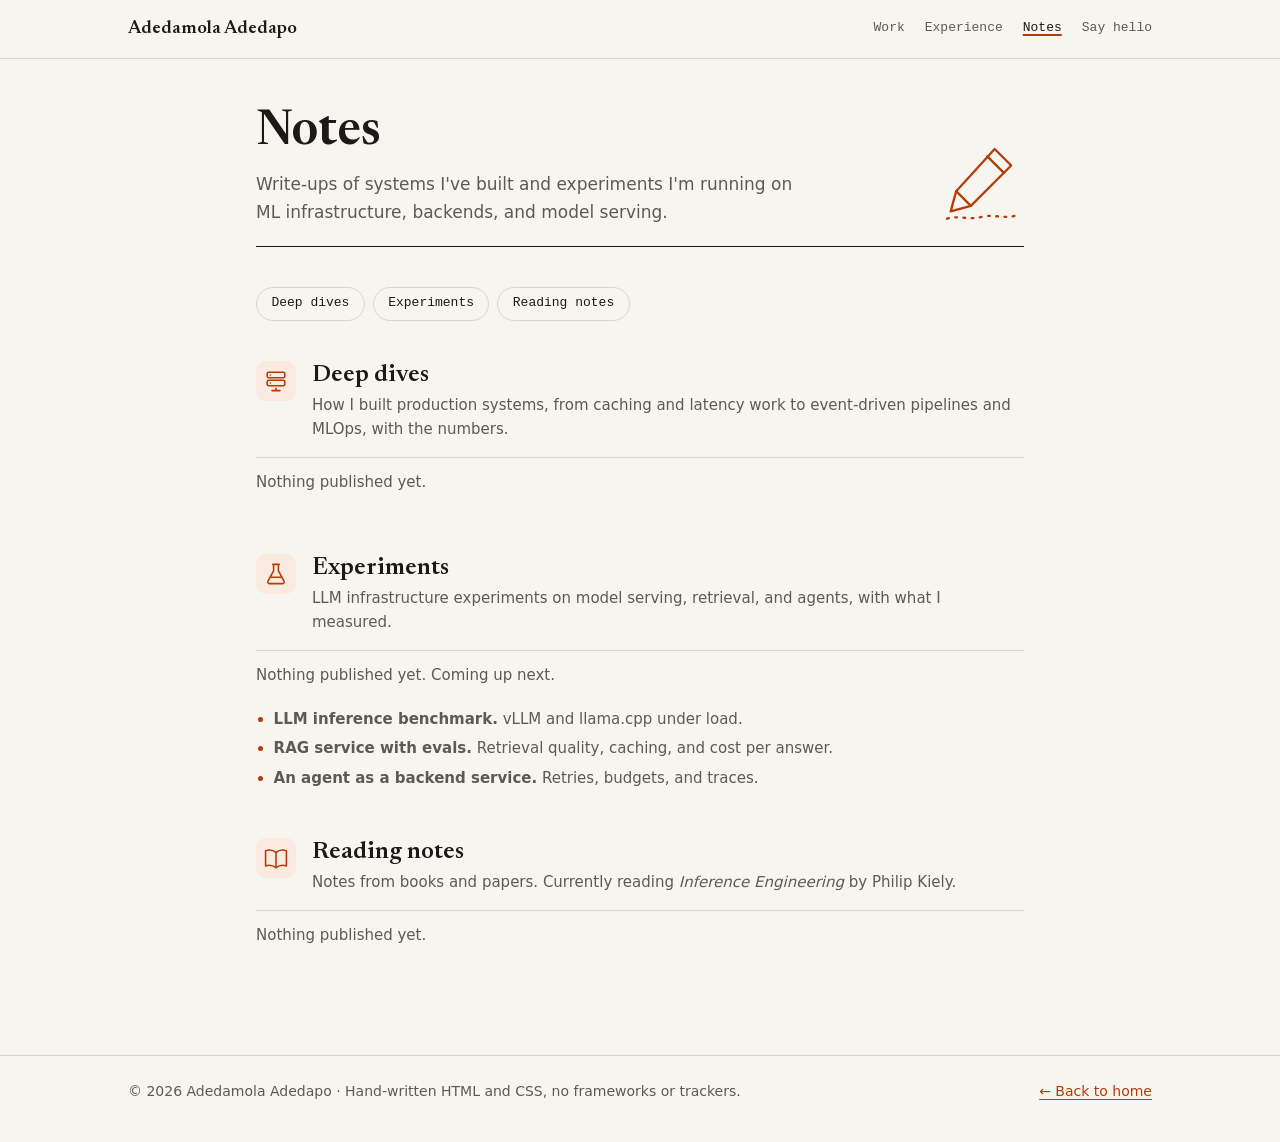
<file: notes/index.html>
<!doctype html>
<html lang="en">
<head>
  <meta charset="utf-8">
  <meta name="viewport" content="width=device-width, initial-scale=1">
  <title>Notes · Adedamola Adedapo</title>
  <meta name="description" content="Write-ups by Adedamola Adedapo on ML infrastructure, backends, and model serving, covering systems I've built and experiments I'm running.">
  <meta name="author" content="Adedamola Adedapo">
  <link rel="canonical" href="https://ichdamola.github.io/notes/">
  <meta name="color-scheme" content="light dark">
  <meta name="theme-color" content="#f7f5f0" media="(prefers-color-scheme: light)">
  <meta name="theme-color" content="#141416" media="(prefers-color-scheme: dark)">

  <meta property="og:type" content="website">
  <meta property="og:site_name" content="Adedamola Adedapo">
  <meta property="og:title" content="Notes · Adedamola Adedapo">
  <meta property="og:description" content="Write-ups on ML infrastructure, backends, and model serving.">
  <meta property="og:url" content="https://ichdamola.github.io/notes/">
  <meta property="og:image" content="https://ichdamola.github.io/assets/og-image.png">
  <meta name="twitter:card" content="summary_large_image">

  <link rel="icon" href="../favicon.svg" type="image/svg+xml">
  <link rel="apple-touch-icon" href="../assets/apple-touch-icon.png">
  <link rel="preload" href="../assets/fonts/newsreader-latin.woff2" as="font" type="font/woff2" crossorigin>
  <link rel="stylesheet" href="../styles.css?v=2026-10-01w">
</head>
<body>
  <a class="skip-link" href="#main">Skip to content</a>

  <header class="site-header">
    <div class="wrap header-inner">
      <a class="wordmark" href="../">Adedamola Adedapo</a>
      <nav aria-label="Primary">
        <ul class="nav-list">
          <li><a href="../#work">Work</a></li>
          <li><a href="../#experience">Experience</a></li>
          <li><a href="./" aria-current="page">Notes</a></li>
          <li><a href="../#contact">Say hello</a></li>
        </ul>
      </nav>
    </div>
  </header>

  <main id="main" class="wrap page">
    <header class="page-head">
      <div>
        <h1>Notes</h1>
        <p class="section-lede">Write-ups of systems I've built and experiments I'm running on ML infrastructure, backends, and model serving.</p>
      </div>
      <svg class="page-doodle" aria-hidden="true" focusable="false" viewBox="0 0 96 96" fill="none" stroke="currentColor" stroke-width="2.5" stroke-linecap="round" stroke-linejoin="round"><path d="M64 12 L82 30 L38 74 L16 80 L22 58 Z"/><path d="M56 20 L74 38 M22 58 L38 74"/><path d="M12 88 C26 84 36 90 50 86 C62 83 72 88 86 85" stroke-dasharray="2 7"/></svg>
    </header>

    <!--
      How to add a note:
        1. Copy notes/_post-template.html to notes/YYYY-MM-DD-post-slug.html and write the post.
        2. Paste this entry at the TOP of the matching category list below (newest first):

        <li class="note">
          <time datetime="2026-10-15">15 Oct 2026</time>
          <div>
            <h3 class="note-title"><a href="2026-10-15-post-slug.html">Title of the note</a></h3>
            <p>One or two sentences: what I built or measured, and what I learned.</p>
            <ul class="tags" aria-label="Topics"><li>serving</li><li>latency</li></ul>
          </div>
        </li>

        3. Add the same entry to the "Latest notes" card in the homepage's Learning & notes section
           (link prefixed with "notes/"), keeping only the latest 3 there.
        4. Add the post URL to sitemap.xml.
      Each "Nothing published yet." line hides itself once its list has an entry.
    -->
    <nav class="note-jump" aria-label="Note categories">
      <a href="#deep-dives">Deep dives</a>
      <a href="#experiments">Experiments</a>
      <a href="#reading">Reading notes</a>
    </nav>

    <div class="note-cats">
      <section class="note-cat" id="deep-dives" aria-labelledby="deep-dives-title">
        <header class="note-cat-head">
          <svg class="cat-icon" aria-hidden="true" focusable="false" viewBox="0 0 32 32" fill="none" stroke="currentColor" stroke-width="2" stroke-linecap="round" stroke-linejoin="round"><rect x="5" y="5" width="22" height="7" rx="2"/><rect x="5" y="15" width="22" height="7" rx="2"/><path d="M9 8.5h.01M9 18.5h.01M16 25v3M11 28h10"/></svg>
          <div>
            <h2 id="deep-dives-title">Deep dives</h2>
            <p>How I built production systems, from caching and latency work to event-driven pipelines and MLOps, with the numbers.</p>
          </div>
        </header>
        <ol class="notes">
          <!-- entries go here, newest first -->
        </ol>
        <p class="notes-empty">Nothing published yet.</p>
      </section>

      <section class="note-cat" id="experiments" aria-labelledby="experiments-title">
        <header class="note-cat-head">
          <svg class="cat-icon" aria-hidden="true" focusable="false" viewBox="0 0 32 32" fill="none" stroke="currentColor" stroke-width="2" stroke-linecap="round" stroke-linejoin="round"><path d="M12 4h8M13 4v8L6 25a2 2 0 0 0 2 3h16a2 2 0 0 0 2-3l-7-13V4"/><path d="M9 20h14"/></svg>
          <div>
            <h2 id="experiments-title">Experiments</h2>
            <p>LLM infrastructure experiments on model serving, retrieval, and agents, with what I measured.</p>
          </div>
        </header>
        <ol class="notes">
          <!-- entries go here, newest first -->
        </ol>
        <p class="notes-empty">Nothing published yet. Coming up next.</p>
        <!-- Remove an item from this list once its write-up is published above. -->
        <ul class="planned">
          <li><strong>LLM inference benchmark.</strong> vLLM and llama.cpp under load.</li>
          <li><strong>RAG service with evals.</strong> Retrieval quality, caching, and cost per answer.</li>
          <li><strong>An agent as a backend service.</strong> Retries, budgets, and traces.</li>
        </ul>
      </section>

      <section class="note-cat" id="reading" aria-labelledby="reading-title">
        <header class="note-cat-head">
          <svg class="cat-icon" aria-hidden="true" focusable="false" viewBox="0 0 32 32" fill="none" stroke="currentColor" stroke-width="2" stroke-linecap="round" stroke-linejoin="round"><path d="M3 7c5-2 9-1 13 2 4-3 8-4 13-2v19c-5-2-9-1-13 2-4-3-8-4-13-2Z"/><path d="M16 9v19"/></svg>
          <div>
            <h2 id="reading-title">Reading notes</h2>
            <p>Notes from books and papers. Currently reading <cite>Inference Engineering</cite> by Philip Kiely.</p>
          </div>
        </header>
        <ol class="notes">
          <!-- entries go here, newest first -->
        </ol>
        <p class="notes-empty">Nothing published yet.</p>
      </section>
    </div>
  </main>

  <footer class="site-footer">
    <div class="wrap footer-inner">
      <p>© 2026 Adedamola Adedapo · Hand-written HTML and CSS, no frameworks or trackers.</p>
      <p><a href="../">← Back to home</a></p>
    </div>
  </footer>
</body>
</html>
</file>
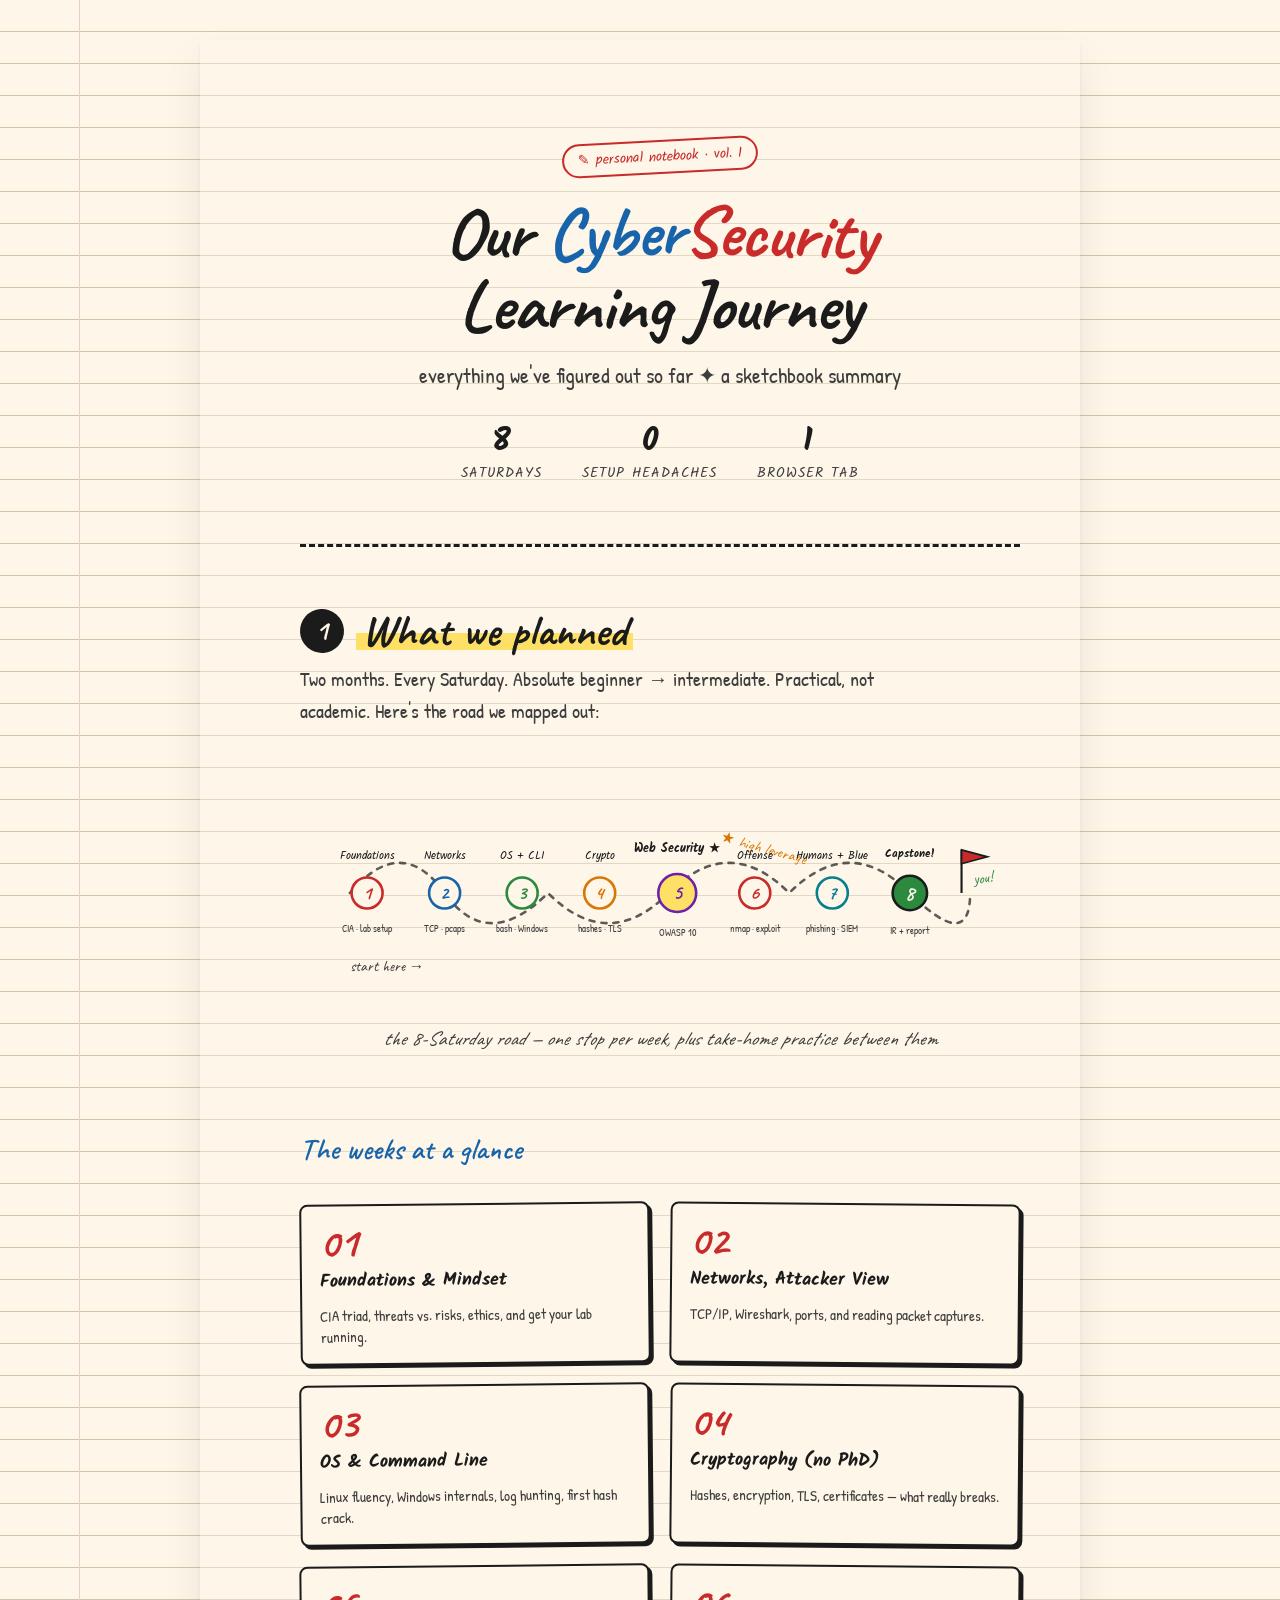
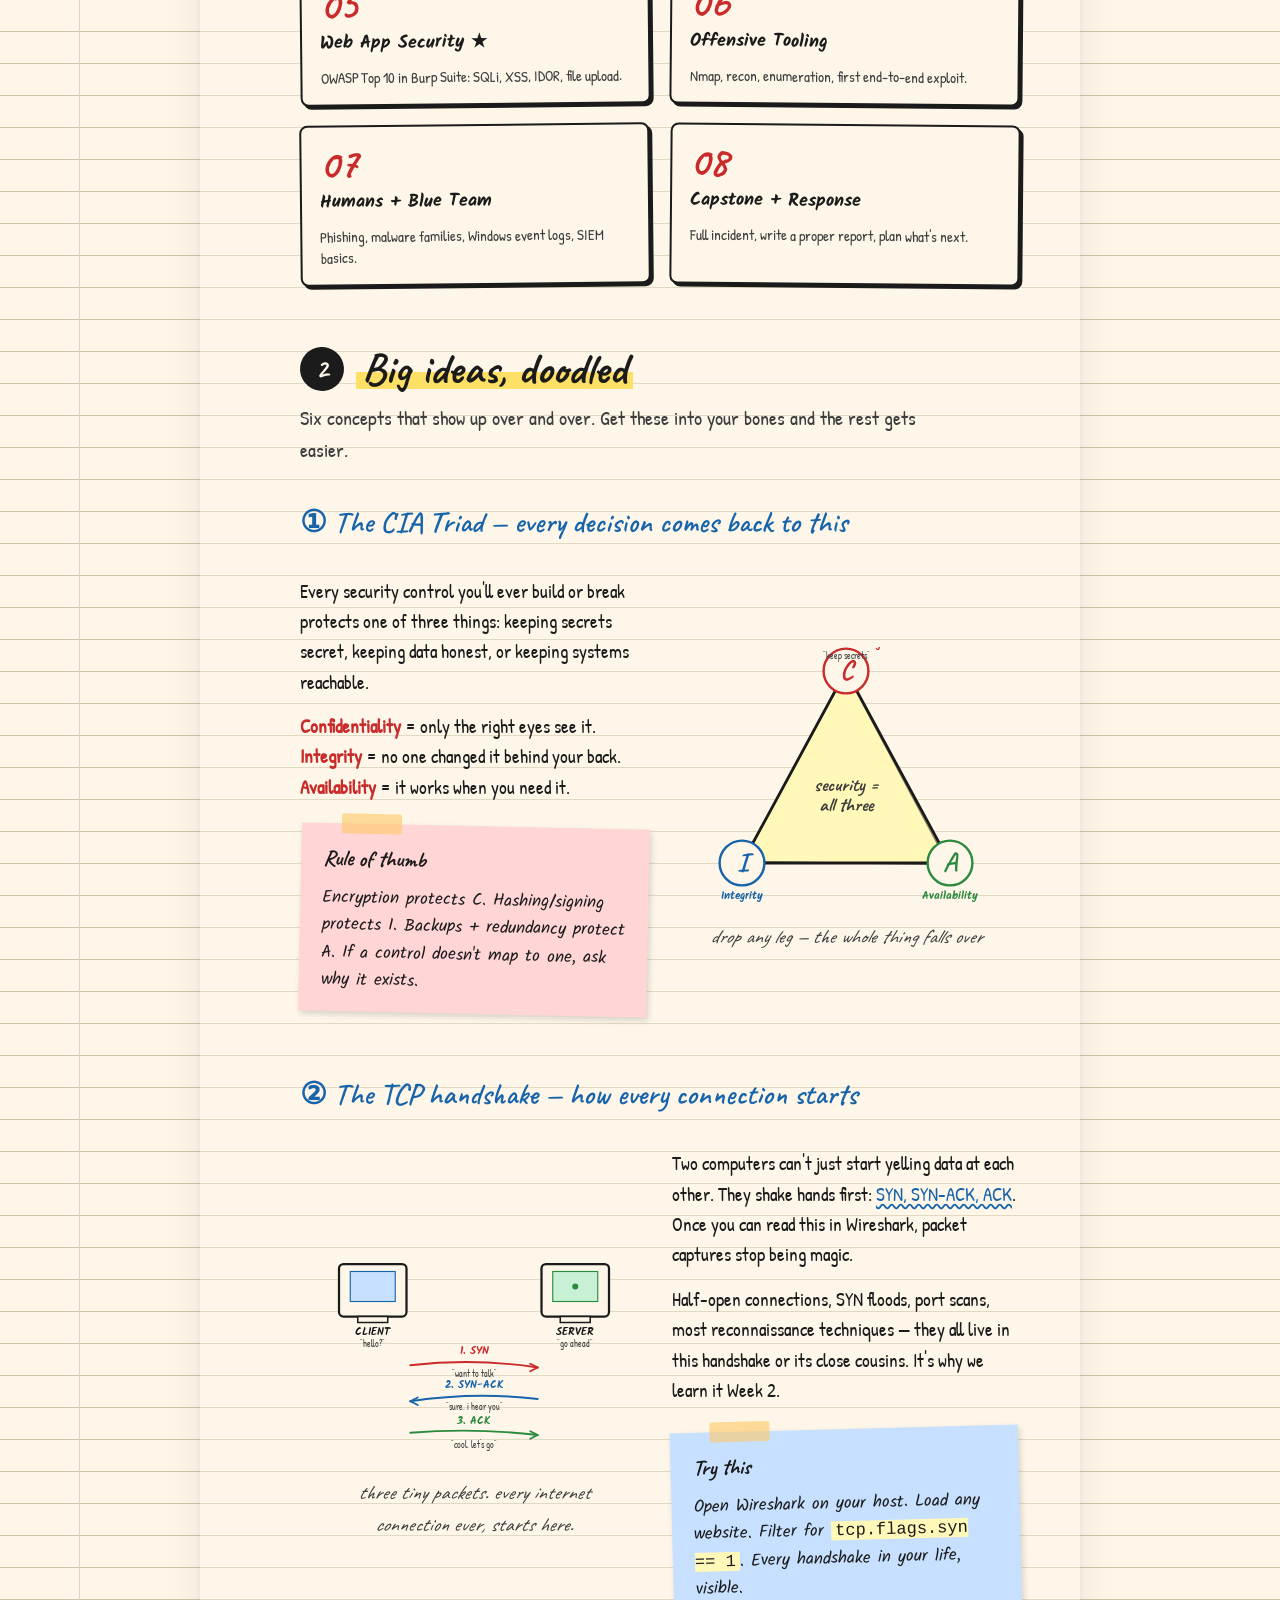
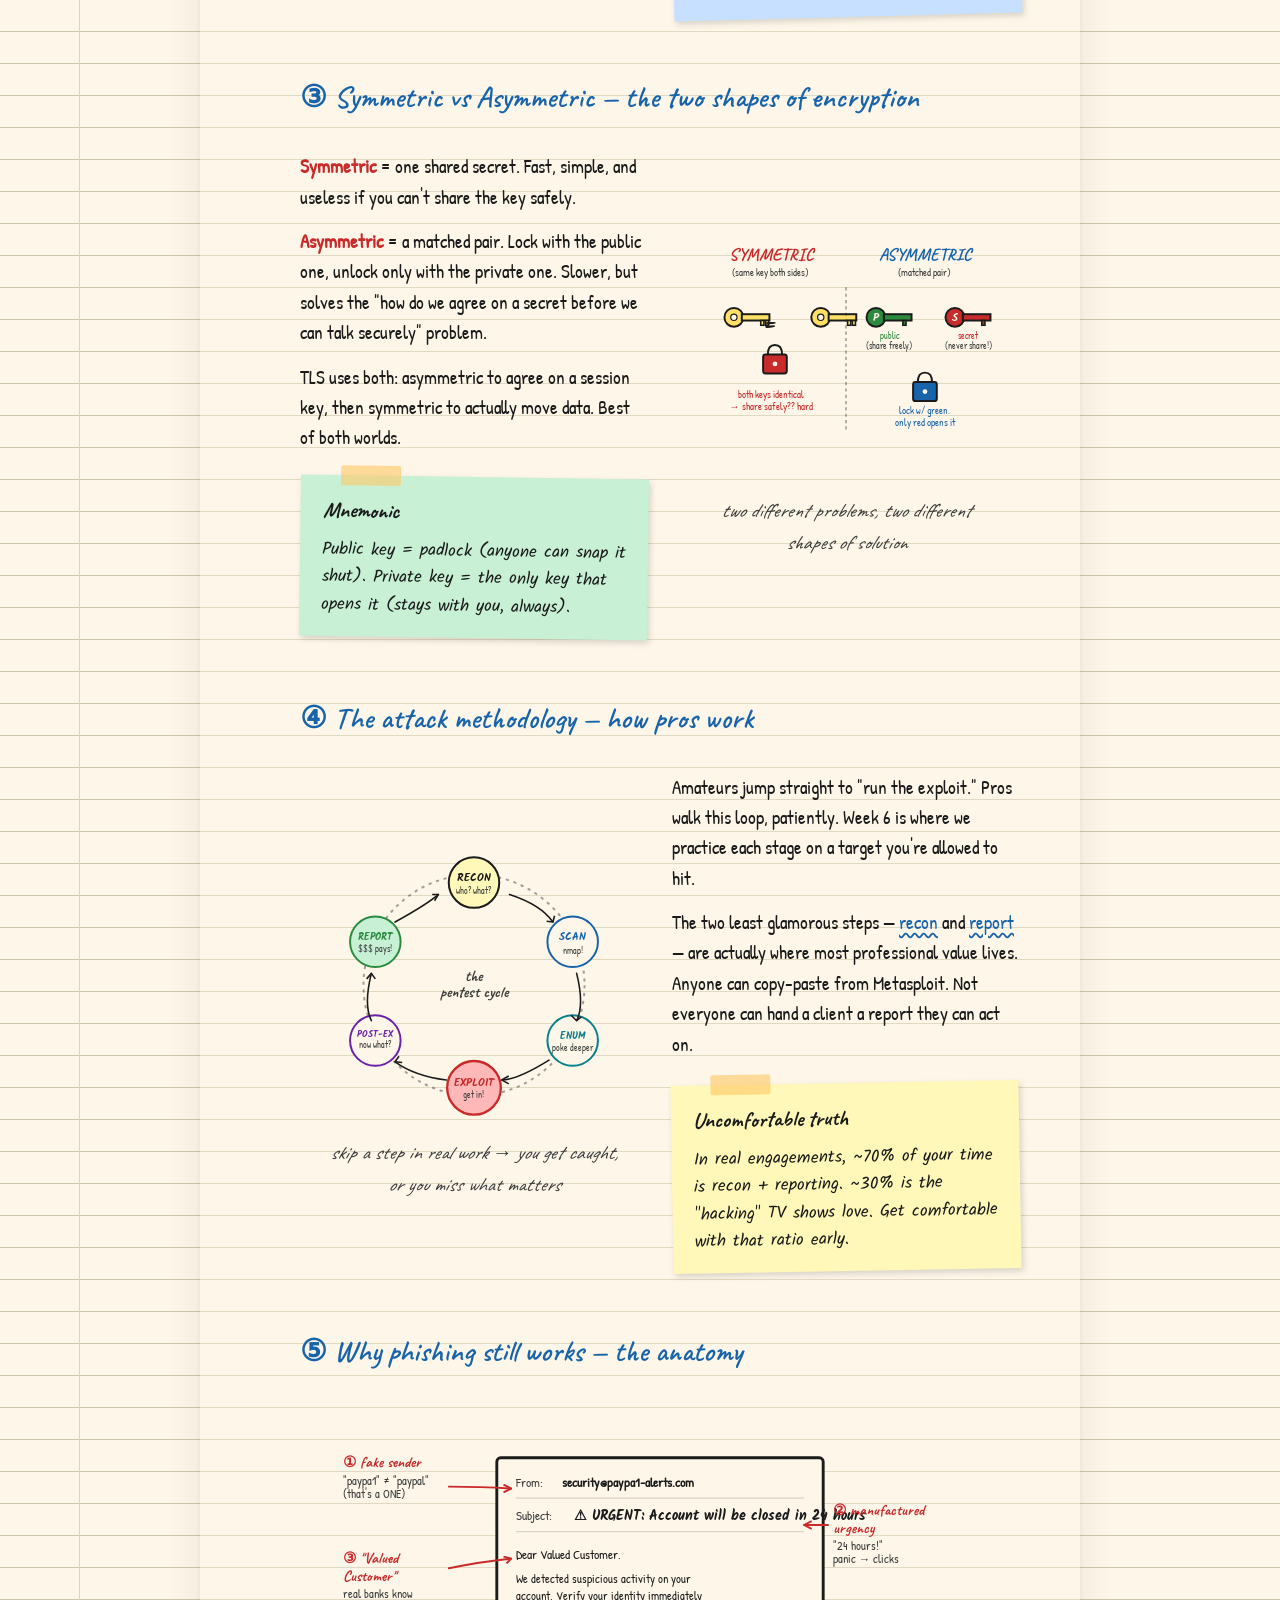
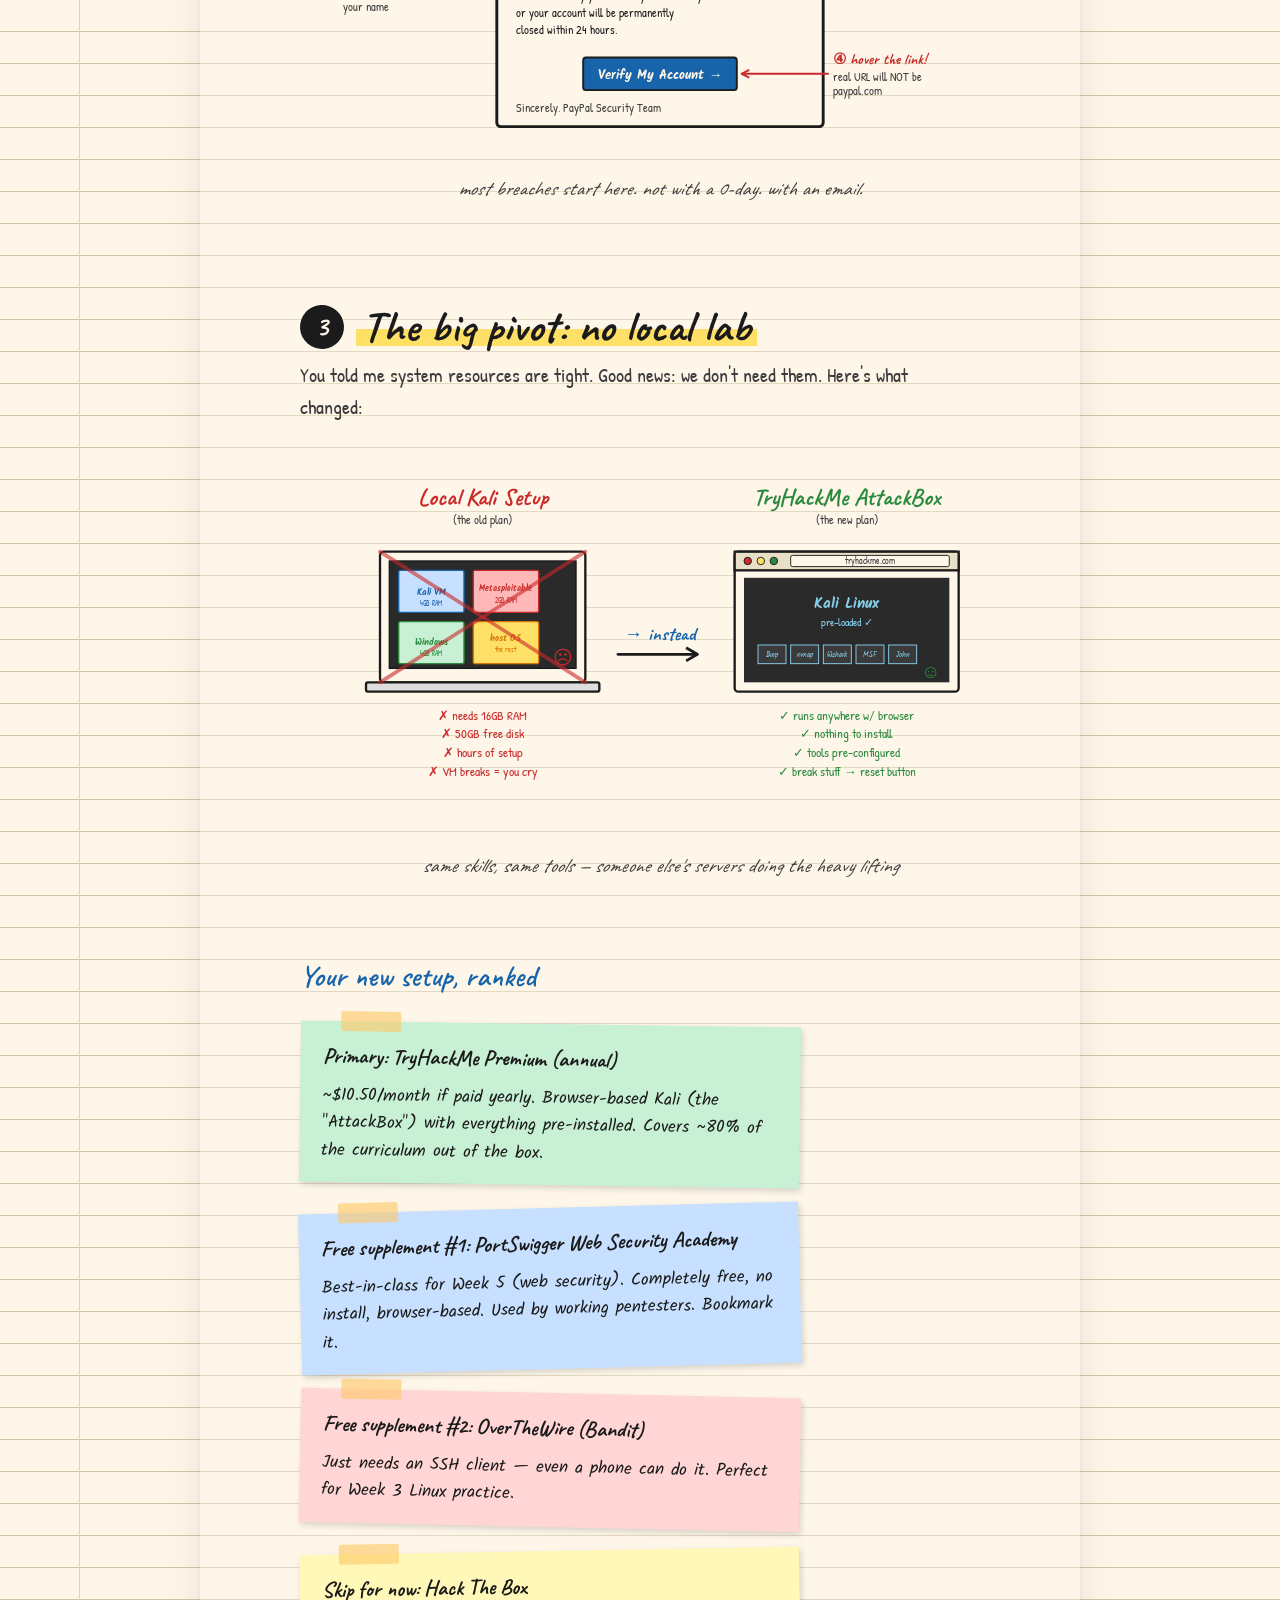
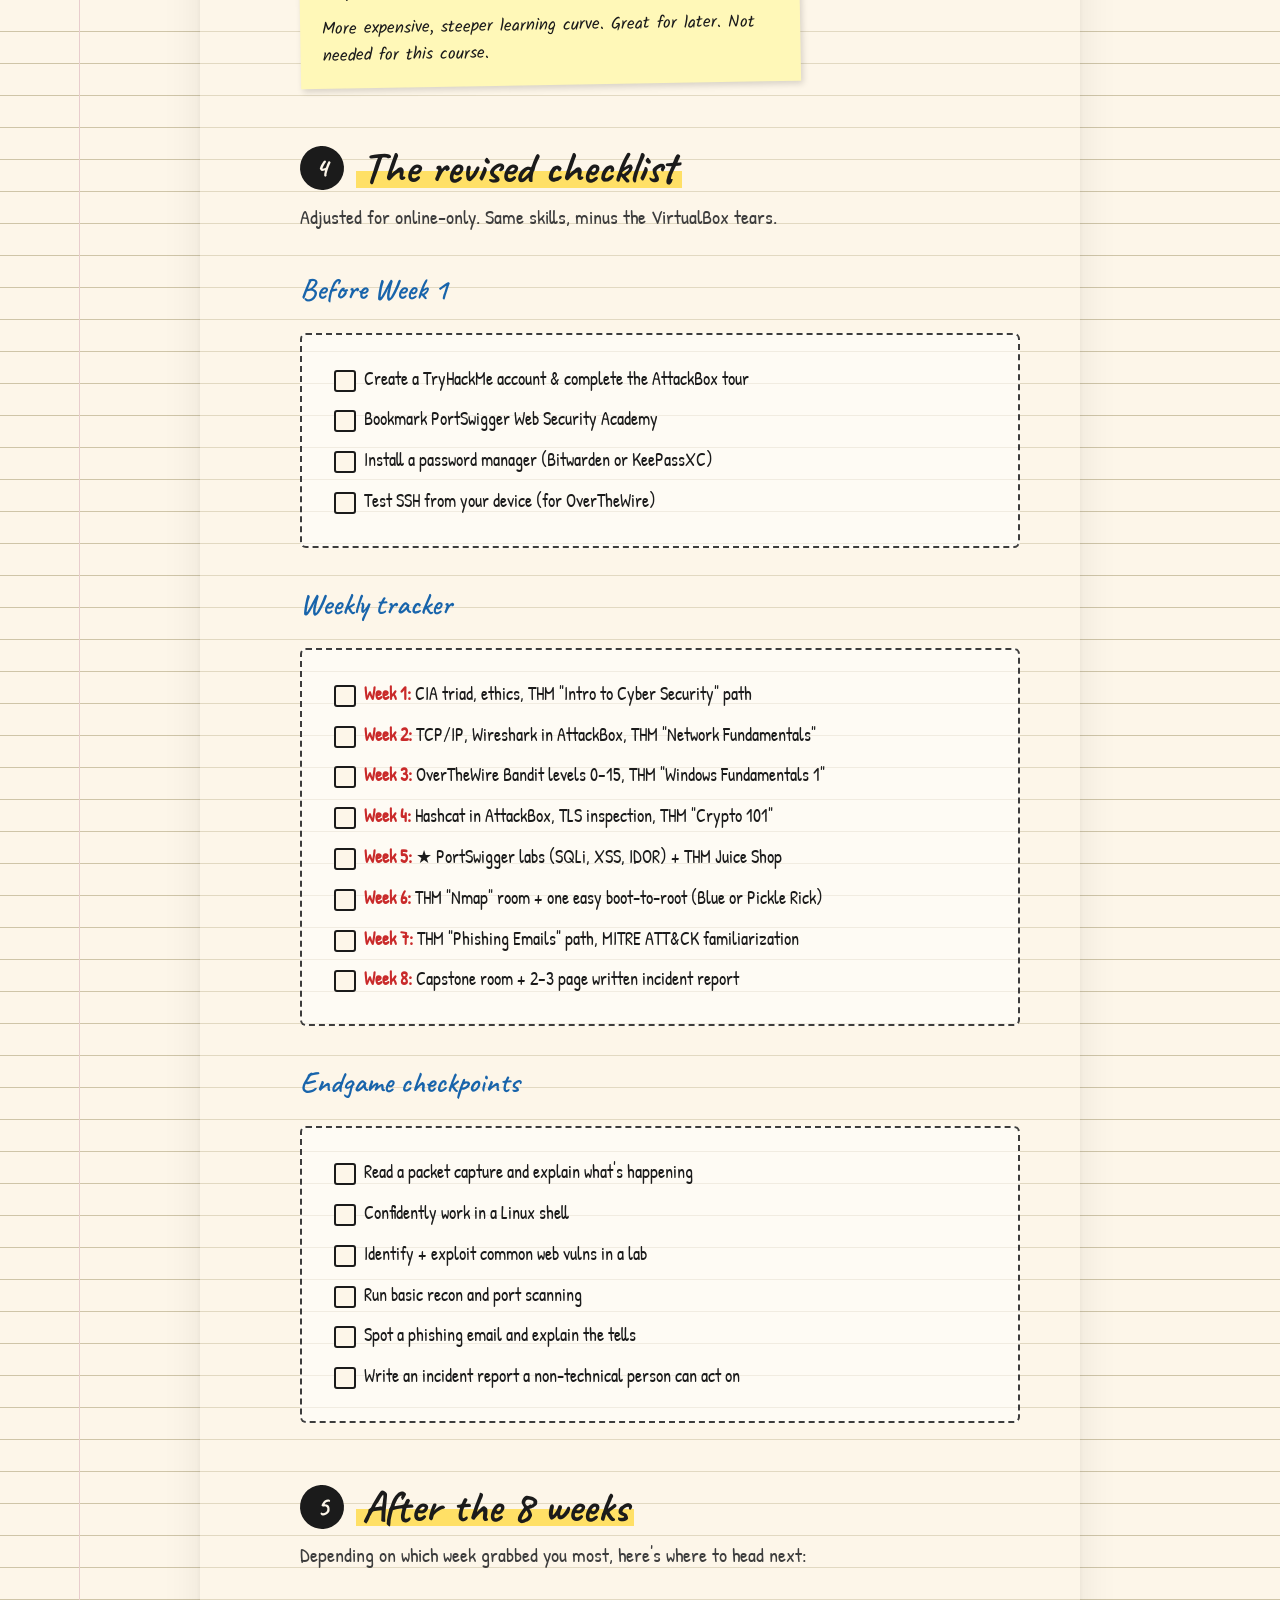
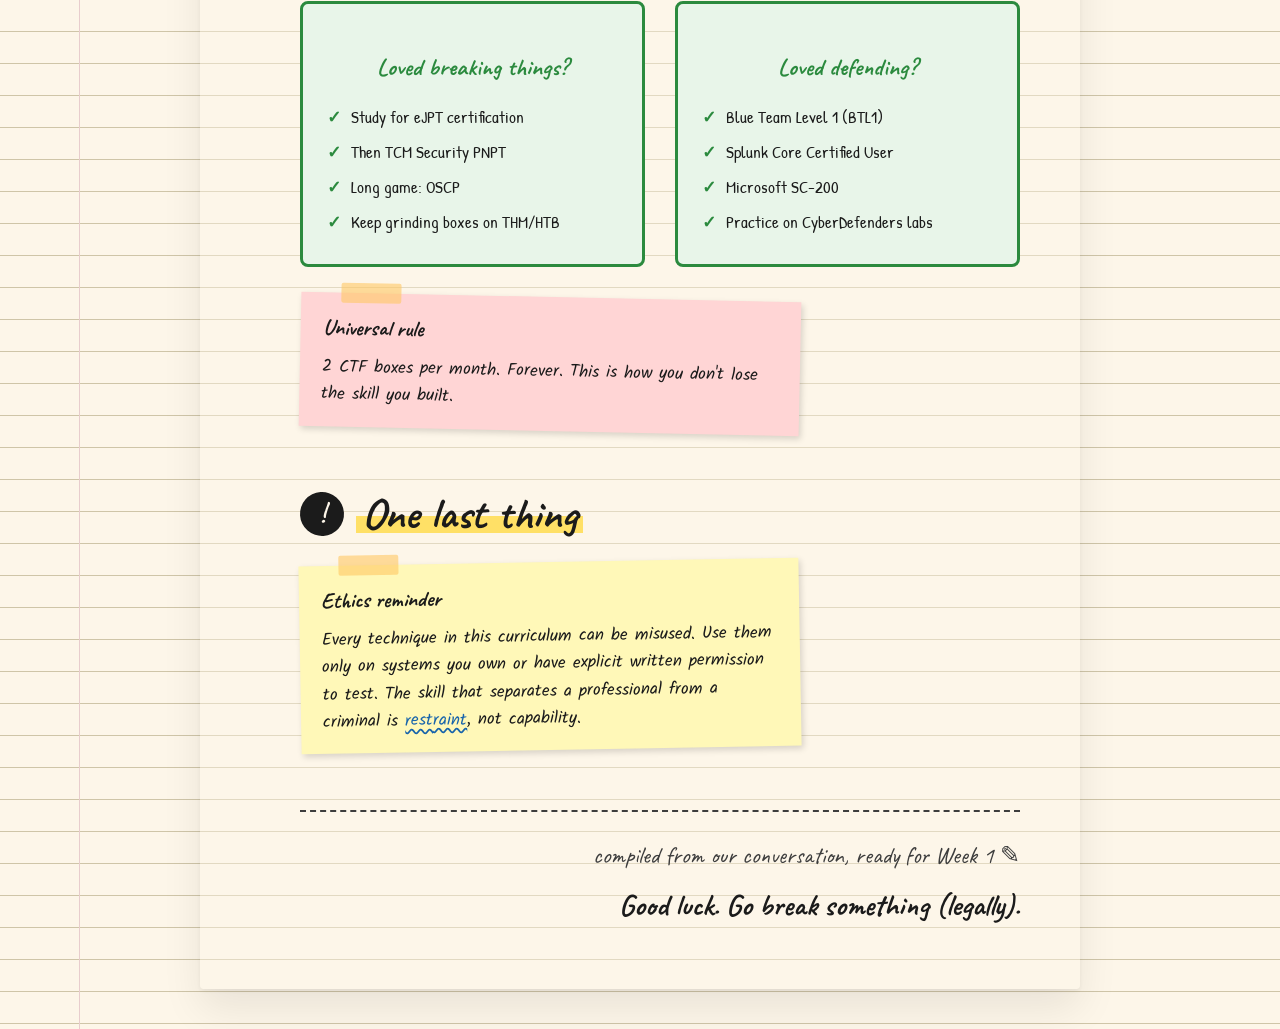
<file: cybersecurity/cybersecurity-journey-notebook.html>
<!DOCTYPE html>
<html lang="en">
<head>
<meta charset="UTF-8">
<meta name="viewport" content="width=device-width, initial-scale=1.0">
<title>Our Cybersecurity Learning Journey — Notebook</title>
<link rel="preconnect" href="https://fonts.googleapis.com">
<link rel="preconnect" href="https://fonts.gstatic.com" crossorigin>
<link href="https://fonts.googleapis.com/css2?family=Kalam:wght@300;400;700&family=Caveat:wght@400;500;600;700&family=Gaegu:wght@400;700&family=Patrick+Hand&display=swap" rel="stylesheet">
<style>
  :root {
    --paper: #FDF6E9;
    --paper-shadow: #E8DFC7;
    --ink: #1B1B1B;
    --ink-soft: #3D3D3D;
    --red: #C92A2A;
    --blue: #1864AB;
    --green: #2B8A3E;
    --orange: #D97706;
    --purple: #6B21A8;
    --teal: #087F8C;
    --highlight-yellow: #FFE066;
    --highlight-pink: #FFB8B8;
  }

  * { box-sizing: border-box; margin: 0; padding: 0; }

  html {
    scroll-behavior: smooth;
  }

  body {
    font-family: 'Patrick Hand', 'Kalam', cursive;
    background-color: var(--paper);
    background-image:
      linear-gradient(90deg, transparent 0%, transparent 79px, #E8CDCD 79px, #E8CDCD 80px, transparent 80px),
      repeating-linear-gradient(180deg, transparent 0px, transparent 31px, #CFC5A8 31px, #CFC5A8 32px);
    color: var(--ink);
    line-height: 1.6;
    padding: 40px 20px;
    min-height: 100vh;
  }

  .notebook {
    max-width: 880px;
    margin: 0 auto;
    padding: 60px 60px 60px 100px;
    background: rgba(253, 246, 233, 0.4);
    box-shadow:
      0 2px 4px rgba(0,0,0,0.05),
      0 20px 40px rgba(0,0,0,0.08);
    border-radius: 4px;
    position: relative;
  }

  /* Cover page */
  .cover {
    text-align: center;
    padding: 40px 0 60px;
    border-bottom: 3px dashed var(--ink);
    margin-bottom: 40px;
    position: relative;
  }

  .cover-tag {
    display: inline-block;
    font-family: 'Kalam', cursive;
    font-size: 14px;
    color: var(--red);
    border: 2px solid var(--red);
    padding: 4px 14px;
    border-radius: 20px;
    transform: rotate(-3deg);
    margin-bottom: 24px;
    background: var(--paper);
  }

  h1.cover-title {
    font-family: 'Caveat', cursive;
    font-size: 72px;
    font-weight: 700;
    line-height: 1;
    color: var(--ink);
    margin-bottom: 16px;
    letter-spacing: -1px;
  }

  h1.cover-title .accent-blue {
    color: var(--blue);
    display: inline-block;
    transform: rotate(-2deg);
  }

  h1.cover-title .accent-red {
    color: var(--red);
    display: inline-block;
    transform: rotate(1.5deg);
  }

  .cover-subtitle {
    font-family: 'Patrick Hand', cursive;
    font-size: 22px;
    color: var(--ink-soft);
    margin-top: 12px;
  }

  .cover-meta {
    margin-top: 32px;
    display: flex;
    justify-content: center;
    gap: 40px;
    font-family: 'Kalam', cursive;
    font-size: 18px;
    color: var(--ink-soft);
  }

  .cover-meta .meta-item {
    display: flex;
    flex-direction: column;
    align-items: center;
  }

  .cover-meta .meta-value {
    font-size: 32px;
    font-weight: 700;
    color: var(--ink);
    line-height: 1;
  }

  .cover-meta .meta-label {
    font-size: 14px;
    color: var(--ink-soft);
    text-transform: uppercase;
    letter-spacing: 1px;
    margin-top: 4px;
  }

  /* Sections */
  .section {
    margin: 60px 0;
    position: relative;
  }

  .section-number {
    display: inline-block;
    font-family: 'Caveat', cursive;
    font-size: 28px;
    color: var(--paper);
    background: var(--ink);
    width: 44px;
    height: 44px;
    border-radius: 50%;
    text-align: center;
    line-height: 44px;
    font-weight: 700;
    transform: rotate(-4deg);
    margin-right: 12px;
  }

  h2 {
    font-family: 'Caveat', cursive;
    font-size: 44px;
    font-weight: 700;
    color: var(--ink);
    margin-bottom: 8px;
    line-height: 1.1;
    display: flex;
    align-items: center;
    flex-wrap: wrap;
  }

  h2 .highlight-strip {
    background: linear-gradient(180deg, transparent 55%, var(--highlight-yellow) 55%, var(--highlight-yellow) 90%, transparent 90%);
    padding: 0 6px;
  }

  h3 {
    font-family: 'Caveat', cursive;
    font-size: 30px;
    font-weight: 600;
    color: var(--blue);
    margin: 32px 0 12px;
  }

  h4 {
    font-family: 'Kalam', cursive;
    font-size: 20px;
    font-weight: 700;
    color: var(--ink);
    margin: 20px 0 8px;
  }

  p {
    font-family: 'Patrick Hand', cursive;
    font-size: 19px;
    color: var(--ink);
    margin-bottom: 14px;
  }

  .lede {
    font-size: 20px;
    color: var(--ink-soft);
    margin-bottom: 24px;
    max-width: 620px;
  }

  strong { color: var(--red); font-weight: 700; }
  em { color: var(--blue); font-style: normal; text-decoration: underline wavy var(--blue); text-underline-offset: 3px; }

  /* Doodle blocks */
  .doodle-frame {
    margin: 30px auto;
    padding: 24px;
    text-align: center;
    position: relative;
  }

  .doodle-frame svg {
    max-width: 100%;
    height: auto;
  }

  .doodle-caption {
    font-family: 'Caveat', cursive;
    font-size: 20px;
    color: var(--ink-soft);
    margin-top: 10px;
    text-align: center;
    font-style: italic;
  }

  /* Sticky note */
  .sticky {
    background: #FFF8B8;
    padding: 18px 22px;
    margin: 24px 0;
    box-shadow: 2px 3px 6px rgba(0,0,0,0.15);
    transform: rotate(-1deg);
    font-family: 'Kalam', cursive;
    font-size: 17px;
    color: var(--ink);
    max-width: 500px;
    position: relative;
  }

  .sticky::before {
    content: '';
    position: absolute;
    top: -10px;
    left: 40px;
    width: 60px;
    height: 20px;
    background: rgba(255, 200, 100, 0.6);
    border-radius: 2px;
  }

  .sticky.pink { background: #FFD5D5; transform: rotate(1.2deg); }
  .sticky.blue { background: #C7E0FF; transform: rotate(-1.5deg); }
  .sticky.green { background: #C7F0D5; transform: rotate(0.8deg); }

  .sticky-title {
    font-family: 'Caveat', cursive;
    font-weight: 700;
    font-size: 22px;
    margin-bottom: 8px;
    display: block;
  }

  /* Checklist */
  .checklist {
    background: rgba(255, 255, 255, 0.5);
    border: 2px dashed var(--ink-soft);
    padding: 24px 28px;
    margin: 20px 0;
    border-radius: 6px;
  }

  .checklist ul { list-style: none; }
  .checklist li {
    font-family: 'Patrick Hand', cursive;
    font-size: 18px;
    padding: 6px 0 6px 34px;
    position: relative;
    color: var(--ink);
  }

  .checklist li::before {
    content: '';
    position: absolute;
    left: 4px;
    top: 11px;
    width: 18px;
    height: 18px;
    border: 2.5px solid var(--ink);
    border-radius: 3px;
    background: var(--paper);
  }

  .checklist li.done::before {
    background: var(--green);
    border-color: var(--green);
  }

  .checklist li.done::after {
    content: '✓';
    position: absolute;
    left: 7px;
    top: 3px;
    color: white;
    font-weight: bold;
    font-size: 18px;
    font-family: 'Kalam', cursive;
  }

  .checklist li.done {
    color: var(--ink-soft);
  }

  /* Week grid */
  .week-grid {
    display: grid;
    grid-template-columns: repeat(auto-fill, minmax(250px, 1fr));
    gap: 20px;
    margin: 30px 0;
  }

  .week-card {
    background: var(--paper);
    border: 2.5px solid var(--ink);
    padding: 16px 18px;
    border-radius: 8px;
    box-shadow: 3px 3px 0 var(--ink);
    position: relative;
    transition: transform 0.15s;
  }

  .week-card:nth-child(odd) { transform: rotate(-0.6deg); }
  .week-card:nth-child(even) { transform: rotate(0.5deg); }
  .week-card:hover { transform: rotate(0) translateY(-2px); }

  .week-card .week-num {
    font-family: 'Caveat', cursive;
    font-size: 42px;
    font-weight: 700;
    line-height: 1;
    color: var(--red);
  }

  .week-card .week-topic {
    font-family: 'Kalam', cursive;
    font-size: 18px;
    font-weight: 700;
    color: var(--ink);
    margin: 4px 0 8px;
  }

  .week-card .week-desc {
    font-family: 'Patrick Hand', cursive;
    font-size: 15px;
    color: var(--ink-soft);
    line-height: 1.4;
  }

  /* Comparison table */
  .compare {
    display: grid;
    grid-template-columns: 1fr 1fr;
    gap: 30px;
    margin: 30px 0;
  }

  .compare-col {
    padding: 24px;
    border: 3px solid var(--ink);
    border-radius: 8px;
    background: var(--paper);
  }

  .compare-col.crossed {
    border-color: var(--red);
    position: relative;
    opacity: 0.7;
  }

  .compare-col.crossed::after {
    content: '';
    position: absolute;
    top: 10px;
    left: 10px;
    right: 10px;
    bottom: 10px;
    background-image: linear-gradient(135deg, transparent 48%, var(--red) 48%, var(--red) 52%, transparent 52%);
    pointer-events: none;
    opacity: 0.4;
  }

  .compare-col.winner {
    border-color: var(--green);
    background: #E8F5E9;
  }

  .compare-col h4 {
    text-align: center;
    font-size: 24px;
    font-family: 'Caveat', cursive;
    margin-bottom: 12px;
  }

  .compare-col.crossed h4 { color: var(--red); }
  .compare-col.winner h4 { color: var(--green); }

  .compare-col ul { list-style: none; padding: 0; }
  .compare-col li {
    font-family: 'Patrick Hand', cursive;
    font-size: 17px;
    padding: 4px 0 4px 24px;
    position: relative;
  }
  .compare-col.crossed li::before {
    content: '✗'; position: absolute; left: 0; color: var(--red); font-weight: bold;
  }
  .compare-col.winner li::before {
    content: '✓'; position: absolute; left: 0; color: var(--green); font-weight: bold;
  }

  /* Arrow annotations */
  .annotation {
    display: inline-block;
    font-family: 'Caveat', cursive;
    font-size: 20px;
    color: var(--red);
    transform: rotate(-3deg);
    margin: 0 8px;
  }

  /* Divider doodles */
  .divider {
    display: block;
    margin: 40px auto;
    width: 200px;
    height: 20px;
  }

  /* Concept cards */
  .concept-row {
    display: grid;
    grid-template-columns: 1fr 1fr;
    gap: 24px;
    margin: 30px 0;
    align-items: center;
  }

  @media (max-width: 720px) {
    body { padding: 10px 4px; }
    .notebook { padding: 30px 24px 30px 40px; }
    h1.cover-title { font-size: 48px; }
    .concept-row { grid-template-columns: 1fr; }
    .compare { grid-template-columns: 1fr; }
    .cover-meta { flex-wrap: wrap; gap: 20px; }
  }

  /* Callouts */
  .callout-arrow {
    position: absolute;
    font-family: 'Caveat', cursive;
    font-size: 22px;
    color: var(--red);
  }

  /* Signature */
  .signature-line {
    margin-top: 60px;
    padding-top: 24px;
    border-top: 2px dashed var(--ink-soft);
    text-align: right;
    font-family: 'Caveat', cursive;
    font-size: 24px;
    color: var(--ink-soft);
  }

  .signature-line strong {
    color: var(--ink);
    font-family: 'Caveat', cursive;
    font-weight: 700;
    font-size: 30px;
    display: block;
    margin-top: 6px;
  }
</style>
</head>
<body>

<div class="notebook">

<!-- ================ COVER ================ -->
<section class="cover">
  <span class="cover-tag">✎ personal notebook · vol. 1</span>
  <h1 class="cover-title">
    Our <span class="accent-blue">Cyber</span><span class="accent-red">Security</span><br>
    Learning Journey
  </h1>
  <p class="cover-subtitle">everything we've figured out so far ✦ a sketchbook summary</p>

  <div class="cover-meta">
    <div class="meta-item">
      <span class="meta-value">8</span>
      <span class="meta-label">Saturdays</span>
    </div>
    <div class="meta-item">
      <span class="meta-value">0</span>
      <span class="meta-label">Setup Headaches</span>
    </div>
    <div class="meta-item">
      <span class="meta-value">1</span>
      <span class="meta-label">Browser Tab</span>
    </div>
  </div>
</section>

<!-- ================ SECTION 1: THE PLAN ================ -->
<section class="section">
  <h2><span class="section-number">1</span><span class="highlight-strip">What we planned</span></h2>
  <p class="lede">Two months. Every Saturday. Absolute beginner → intermediate. Practical, not academic. Here's the road we mapped out:</p>

  <!-- DOODLE 1: The 8-week journey path -->
  <div class="doodle-frame">
    <svg viewBox="0 0 780 260" xmlns="http://www.w3.org/2000/svg">
      <!-- Winding path -->
      <path d="M 30 130 Q 90 60, 140 130 T 260 130 Q 330 200, 400 130 T 540 130 Q 610 60, 680 130 T 750 130"
            fill="none" stroke="#1B1B1B" stroke-width="3" stroke-linecap="round"
            stroke-dasharray="6 8" opacity="0.7"/>

      <!-- Stop 1: Foundations -->
      <circle cx="50" cy="130" r="18" fill="#FDF6E9" stroke="#C92A2A" stroke-width="3"/>
      <text x="50" y="137" text-anchor="middle" font-family="Caveat" font-size="22" font-weight="700" fill="#C92A2A">1</text>
      <text x="50" y="90" text-anchor="middle" font-family="Kalam" font-size="13" fill="#1B1B1B">Foundations</text>
      <text x="50" y="175" text-anchor="middle" font-family="Patrick Hand" font-size="12" fill="#3D3D3D">CIA · lab setup</text>

      <!-- Stop 2: Networks -->
      <circle cx="140" cy="130" r="18" fill="#FDF6E9" stroke="#1864AB" stroke-width="3"/>
      <text x="140" y="137" text-anchor="middle" font-family="Caveat" font-size="22" font-weight="700" fill="#1864AB">2</text>
      <text x="140" y="90" text-anchor="middle" font-family="Kalam" font-size="13" fill="#1B1B1B">Networks</text>
      <text x="140" y="175" text-anchor="middle" font-family="Patrick Hand" font-size="12" fill="#3D3D3D">TCP · pcaps</text>

      <!-- Stop 3: OS + CLI -->
      <circle cx="230" cy="130" r="18" fill="#FDF6E9" stroke="#2B8A3E" stroke-width="3"/>
      <text x="230" y="137" text-anchor="middle" font-family="Caveat" font-size="22" font-weight="700" fill="#2B8A3E">3</text>
      <text x="230" y="90" text-anchor="middle" font-family="Kalam" font-size="13" fill="#1B1B1B">OS + CLI</text>
      <text x="230" y="175" text-anchor="middle" font-family="Patrick Hand" font-size="12" fill="#3D3D3D">bash · Windows</text>

      <!-- Stop 4: Crypto -->
      <circle cx="320" cy="130" r="18" fill="#FDF6E9" stroke="#D97706" stroke-width="3"/>
      <text x="320" y="137" text-anchor="middle" font-family="Caveat" font-size="22" font-weight="700" fill="#D97706">4</text>
      <text x="320" y="90" text-anchor="middle" font-family="Kalam" font-size="13" fill="#1B1B1B">Crypto</text>
      <text x="320" y="175" text-anchor="middle" font-family="Patrick Hand" font-size="12" fill="#3D3D3D">hashes · TLS</text>

      <!-- Stop 5: Web -->
      <circle cx="410" cy="130" r="22" fill="#FFE066" stroke="#6B21A8" stroke-width="3"/>
      <text x="410" y="137" text-anchor="middle" font-family="Caveat" font-size="24" font-weight="700" fill="#6B21A8">5</text>
      <text x="410" y="82" text-anchor="middle" font-family="Kalam" font-size="14" font-weight="700" fill="#1B1B1B">Web Security ★</text>
      <text x="410" y="180" text-anchor="middle" font-family="Patrick Hand" font-size="12" fill="#3D3D3D">OWASP 10</text>
      <!-- star sparkle -->
      <text x="460" y="70" font-family="Caveat" font-size="18" fill="#D97706" transform="rotate(15, 460, 70)">★ high leverage</text>

      <!-- Stop 6: Offense -->
      <circle cx="500" cy="130" r="18" fill="#FDF6E9" stroke="#C92A2A" stroke-width="3"/>
      <text x="500" y="137" text-anchor="middle" font-family="Caveat" font-size="22" font-weight="700" fill="#C92A2A">6</text>
      <text x="500" y="90" text-anchor="middle" font-family="Kalam" font-size="13" fill="#1B1B1B">Offense</text>
      <text x="500" y="175" text-anchor="middle" font-family="Patrick Hand" font-size="12" fill="#3D3D3D">nmap · exploit</text>

      <!-- Stop 7: Humans + Defense -->
      <circle cx="590" cy="130" r="18" fill="#FDF6E9" stroke="#087F8C" stroke-width="3"/>
      <text x="590" y="137" text-anchor="middle" font-family="Caveat" font-size="22" font-weight="700" fill="#087F8C">7</text>
      <text x="590" y="90" text-anchor="middle" font-family="Kalam" font-size="13" fill="#1B1B1B">Humans + Blue</text>
      <text x="590" y="175" text-anchor="middle" font-family="Patrick Hand" font-size="12" fill="#3D3D3D">phishing · SIEM</text>

      <!-- Stop 8: Capstone -->
      <circle cx="680" cy="130" r="20" fill="#2B8A3E" stroke="#1B1B1B" stroke-width="3"/>
      <text x="680" y="138" text-anchor="middle" font-family="Caveat" font-size="24" font-weight="700" fill="#FDF6E9">8</text>
      <text x="680" y="88" text-anchor="middle" font-family="Kalam" font-size="13" font-weight="700" fill="#1B1B1B">Capstone!</text>
      <text x="680" y="178" text-anchor="middle" font-family="Patrick Hand" font-size="12" fill="#3D3D3D">IR + report</text>

      <!-- Finish flag -->
      <line x1="740" y1="130" x2="740" y2="80" stroke="#1B1B1B" stroke-width="2.5"/>
      <path d="M 740 80 L 770 88 L 740 96 Z" fill="#C92A2A" stroke="#1B1B1B" stroke-width="2"/>
      <text x="755" y="120" font-family="Caveat" font-size="18" fill="#2B8A3E" transform="rotate(-10, 755, 120)">you!</text>

      <!-- Start arrow annotation -->
      <text x="30" y="220" font-family="Caveat" font-size="18" fill="#3D3D3D">start here →</text>
    </svg>
    <p class="doodle-caption">the 8-Saturday road — one stop per week, plus take-home practice between them</p>
  </div>

  <h3>The weeks at a glance</h3>
  <div class="week-grid">
    <div class="week-card">
      <div class="week-num">01</div>
      <div class="week-topic">Foundations & Mindset</div>
      <div class="week-desc">CIA triad, threats vs. risks, ethics, and get your lab running.</div>
    </div>
    <div class="week-card">
      <div class="week-num">02</div>
      <div class="week-topic">Networks, Attacker View</div>
      <div class="week-desc">TCP/IP, Wireshark, ports, and reading packet captures.</div>
    </div>
    <div class="week-card">
      <div class="week-num">03</div>
      <div class="week-topic">OS & Command Line</div>
      <div class="week-desc">Linux fluency, Windows internals, log hunting, first hash crack.</div>
    </div>
    <div class="week-card">
      <div class="week-num">04</div>
      <div class="week-topic">Cryptography (no PhD)</div>
      <div class="week-desc">Hashes, encryption, TLS, certificates — what really breaks.</div>
    </div>
    <div class="week-card">
      <div class="week-num">05</div>
      <div class="week-topic">Web App Security ★</div>
      <div class="week-desc">OWASP Top 10 in Burp Suite: SQLi, XSS, IDOR, file upload.</div>
    </div>
    <div class="week-card">
      <div class="week-num">06</div>
      <div class="week-topic">Offensive Tooling</div>
      <div class="week-desc">Nmap, recon, enumeration, first end-to-end exploit.</div>
    </div>
    <div class="week-card">
      <div class="week-num">07</div>
      <div class="week-topic">Humans + Blue Team</div>
      <div class="week-desc">Phishing, malware families, Windows event logs, SIEM basics.</div>
    </div>
    <div class="week-card">
      <div class="week-num">08</div>
      <div class="week-topic">Capstone + Response</div>
      <div class="week-desc">Full incident, write a proper report, plan what's next.</div>
    </div>
  </div>
</section>

<!-- ================ SECTION 2: KEY CONCEPTS WITH DOODLES ================ -->
<section class="section">
  <h2><span class="section-number">2</span><span class="highlight-strip">Big ideas, doodled</span></h2>
  <p class="lede">Six concepts that show up over and over. Get these into your bones and the rest gets easier.</p>

  <!-- ─── CIA TRIAD ─── -->
  <h3>① The CIA Triad — every decision comes back to this</h3>
  <div class="concept-row">
    <div>
      <p>Every security control you'll ever build or break protects one of three things: keeping secrets secret, keeping data honest, or keeping systems reachable.</p>
      <p><strong>Confidentiality</strong> = only the right eyes see it.<br>
      <strong>Integrity</strong> = no one changed it behind your back.<br>
      <strong>Availability</strong> = it works when you need it.</p>
      <div class="sticky pink">
        <span class="sticky-title">Rule of thumb</span>
        Encryption protects C. Hashing/signing protects I. Backups + redundancy protect A. If a control doesn't map to one, ask why it exists.
      </div>
    </div>
    <div class="doodle-frame">
      <svg viewBox="0 0 340 320" xmlns="http://www.w3.org/2000/svg">
        <!-- rough triangle with double stroke -->
        <path d="M 170 30 L 40 270 L 300 270 Z"
              fill="#FFF8B8" stroke="#1B1B1B" stroke-width="3.5"
              stroke-linecap="round" stroke-linejoin="round"/>
        <path d="M 170 32 L 42 268 L 298 272 Z"
              fill="none" stroke="#1B1B1B" stroke-width="1.5"
              stroke-linecap="round" stroke-linejoin="round" opacity="0.5"/>

        <!-- C -->
        <circle cx="170" cy="30" r="28" fill="#FDF6E9" stroke="#C92A2A" stroke-width="3"/>
        <text x="170" y="40" text-anchor="middle" font-family="Caveat" font-size="34" font-weight="700" fill="#C92A2A">C</text>
        <text x="170" y="0" text-anchor="middle" font-family="Kalam" font-size="14" font-weight="700" fill="#C92A2A">Confidentiality</text>
        <text x="170" y="15" text-anchor="middle" font-family="Patrick Hand" font-size="11" fill="#3D3D3D">"keep secrets"</text>

        <!-- I -->
        <circle cx="40" cy="270" r="28" fill="#FDF6E9" stroke="#1864AB" stroke-width="3"/>
        <text x="40" y="280" text-anchor="middle" font-family="Caveat" font-size="34" font-weight="700" fill="#1864AB">I</text>
        <text x="40" y="315" text-anchor="middle" font-family="Kalam" font-size="14" font-weight="700" fill="#1864AB">Integrity</text>

        <!-- A -->
        <circle cx="300" cy="270" r="28" fill="#FDF6E9" stroke="#2B8A3E" stroke-width="3"/>
        <text x="300" y="280" text-anchor="middle" font-family="Caveat" font-size="34" font-weight="700" fill="#2B8A3E">A</text>
        <text x="300" y="315" text-anchor="middle" font-family="Kalam" font-size="14" font-weight="700" fill="#2B8A3E">Availability</text>

        <!-- center label -->
        <text x="170" y="180" text-anchor="middle" font-family="Caveat" font-size="24" font-weight="700" fill="#3D3D3D">security =</text>
        <text x="170" y="205" text-anchor="middle" font-family="Caveat" font-size="24" font-weight="700" fill="#3D3D3D">all three</text>
      </svg>
      <p class="doodle-caption">drop any leg — the whole thing falls over</p>
    </div>
  </div>

  <!-- ─── TCP HANDSHAKE ─── -->
  <h3>② The TCP handshake — how every connection starts</h3>
  <div class="concept-row">
    <div class="doodle-frame">
      <svg viewBox="0 0 400 300" xmlns="http://www.w3.org/2000/svg">
        <!-- Client computer -->
        <rect x="20" y="40" width="90" height="70" rx="6" fill="#FDF6E9" stroke="#1B1B1B" stroke-width="3"/>
        <rect x="35" y="50" width="60" height="40" fill="#C7E0FF" stroke="#1864AB" stroke-width="1.5"/>
        <rect x="45" y="110" width="40" height="8" fill="#FDF6E9" stroke="#1B1B1B" stroke-width="2"/>
        <text x="65" y="135" text-anchor="middle" font-family="Kalam" font-size="14" font-weight="700" fill="#1B1B1B">CLIENT</text>
        <text x="65" y="150" text-anchor="middle" font-family="Patrick Hand" font-size="12" fill="#3D3D3D">"hello?"</text>

        <!-- Server -->
        <rect x="290" y="40" width="90" height="70" rx="6" fill="#FDF6E9" stroke="#1B1B1B" stroke-width="3"/>
        <rect x="305" y="50" width="60" height="40" fill="#C7F0D5" stroke="#2B8A3E" stroke-width="1.5"/>
        <circle cx="335" cy="70" r="4" fill="#2B8A3E"/>
        <rect x="315" y="110" width="40" height="8" fill="#FDF6E9" stroke="#1B1B1B" stroke-width="2"/>
        <text x="335" y="135" text-anchor="middle" font-family="Kalam" font-size="14" font-weight="700" fill="#1B1B1B">SERVER</text>
        <text x="335" y="150" text-anchor="middle" font-family="Patrick Hand" font-size="12" fill="#3D3D3D">"go ahead"</text>

        <!-- SYN arrow -->
        <path d="M 115 175 Q 200 165, 285 178" fill="none" stroke="#C92A2A" stroke-width="2.5" stroke-linecap="round"/>
        <path d="M 285 178 L 275 173 M 285 178 L 275 183" stroke="#C92A2A" stroke-width="2.5" stroke-linecap="round" fill="none"/>
        <text x="200" y="160" text-anchor="middle" font-family="Kalam" font-size="14" font-weight="700" fill="#C92A2A">1. SYN</text>
        <text x="200" y="190" text-anchor="middle" font-family="Patrick Hand" font-size="12" fill="#3D3D3D">"want to talk"</text>

        <!-- SYN-ACK arrow -->
        <path d="M 285 220 Q 200 210, 115 223" fill="none" stroke="#1864AB" stroke-width="2.5" stroke-linecap="round"/>
        <path d="M 115 223 L 125 218 M 115 223 L 125 228" stroke="#1864AB" stroke-width="2.5" stroke-linecap="round" fill="none"/>
        <text x="200" y="205" text-anchor="middle" font-family="Kalam" font-size="14" font-weight="700" fill="#1864AB">2. SYN-ACK</text>
        <text x="200" y="235" text-anchor="middle" font-family="Patrick Hand" font-size="12" fill="#3D3D3D">"sure, i hear you"</text>

        <!-- ACK arrow -->
        <path d="M 115 265 Q 200 258, 285 268" fill="none" stroke="#2B8A3E" stroke-width="2.5" stroke-linecap="round"/>
        <path d="M 285 268 L 275 263 M 285 268 L 275 273" stroke="#2B8A3E" stroke-width="2.5" stroke-linecap="round" fill="none"/>
        <text x="200" y="253" text-anchor="middle" font-family="Kalam" font-size="14" font-weight="700" fill="#2B8A3E">3. ACK</text>
        <text x="200" y="285" text-anchor="middle" font-family="Patrick Hand" font-size="12" fill="#3D3D3D">"cool, let's go"</text>
      </svg>
      <p class="doodle-caption">three tiny packets. every internet connection ever, starts here.</p>
    </div>
    <div>
      <p>Two computers can't just start yelling data at each other. They shake hands first: <em>SYN, SYN-ACK, ACK</em>. Once you can read this in Wireshark, packet captures stop being magic.</p>
      <p>Half-open connections, SYN floods, port scans, most reconnaissance techniques — they all live in this handshake or its close cousins. It's why we learn it Week 2.</p>
      <div class="sticky blue">
        <span class="sticky-title">Try this</span>
        Open Wireshark on your host. Load any website. Filter for <code style="font-family:'Courier New'; background:#FFF8B8; padding:0 4px;">tcp.flags.syn == 1</code>. Every handshake in your life, visible.
      </div>
    </div>
  </div>

  <!-- ─── ENCRYPTION KEYS ─── -->
  <h3>③ Symmetric vs Asymmetric — the two shapes of encryption</h3>
  <div class="concept-row">
    <div>
      <p><strong>Symmetric</strong> = one shared secret. Fast, simple, and useless if you can't share the key safely.</p>
      <p><strong>Asymmetric</strong> = a matched pair. Lock with the public one, unlock only with the private one. Slower, but solves the "how do we agree on a secret before we can talk securely" problem.</p>
      <p>TLS uses both: asymmetric to agree on a session key, then symmetric to actually move data. Best of both worlds.</p>
      <div class="sticky green">
        <span class="sticky-title">Mnemonic</span>
        Public key = padlock (anyone can snap it shut). Private key = the only key that opens it (stays with you, always).
      </div>
    </div>
    <div class="doodle-frame">
      <svg viewBox="0 0 380 300" xmlns="http://www.w3.org/2000/svg">
        <!-- SYMMETRIC -->
        <text x="95" y="25" text-anchor="middle" font-family="Caveat" font-size="22" font-weight="700" fill="#C92A2A">SYMMETRIC</text>
        <text x="95" y="45" text-anchor="middle" font-family="Patrick Hand" font-size="13" fill="#3D3D3D">(same key both sides)</text>

        <!-- key 1 -->
        <g transform="translate(30, 80)">
          <circle cx="18" cy="18" r="12" fill="#FFE066" stroke="#1B1B1B" stroke-width="2.5"/>
          <circle cx="18" cy="18" r="4" fill="#FDF6E9" stroke="#1B1B1B" stroke-width="1.5"/>
          <rect x="28" y="14" width="35" height="8" fill="#FFE066" stroke="#1B1B1B" stroke-width="2.5"/>
          <rect x="52" y="22" width="4" height="6" fill="#FFE066" stroke="#1B1B1B" stroke-width="2"/>
          <rect x="58" y="22" width="4" height="6" fill="#FFE066" stroke="#1B1B1B" stroke-width="2"/>
        </g>
        <!-- lock in middle -->
        <g transform="translate(85, 130)">
          <rect x="0" y="15" width="30" height="24" rx="3" fill="#C92A2A" stroke="#1B1B1B" stroke-width="2.5"/>
          <path d="M 6 15 Q 6 3, 15 3 Q 24 3, 24 15" fill="none" stroke="#1B1B1B" stroke-width="2.5"/>
          <circle cx="15" cy="27" r="3" fill="#FDF6E9"/>
        </g>
        <!-- key 2 -->
        <g transform="translate(140, 80)">
          <circle cx="18" cy="18" r="12" fill="#FFE066" stroke="#1B1B1B" stroke-width="2.5"/>
          <circle cx="18" cy="18" r="4" fill="#FDF6E9" stroke="#1B1B1B" stroke-width="1.5"/>
          <rect x="28" y="14" width="35" height="8" fill="#FFE066" stroke="#1B1B1B" stroke-width="2.5"/>
          <rect x="52" y="22" width="4" height="6" fill="#FFE066" stroke="#1B1B1B" stroke-width="2"/>
          <rect x="58" y="22" width="4" height="6" fill="#FFE066" stroke="#1B1B1B" stroke-width="2"/>
        </g>
        <!-- equal sign -->
        <text x="95" y="115" text-anchor="middle" font-family="Kalam" font-size="24" font-weight="700" fill="#1B1B1B">=</text>
        <!-- callout -->
        <text x="95" y="200" text-anchor="middle" font-family="Patrick Hand" font-size="13" fill="#C92A2A">both keys identical</text>
        <text x="95" y="215" text-anchor="middle" font-family="Patrick Hand" font-size="13" fill="#C92A2A">→ share safely?? hard</text>

        <!-- divider -->
        <line x1="190" y1="60" x2="190" y2="240" stroke="#1B1B1B" stroke-width="2" stroke-dasharray="4 4" opacity="0.4"/>

        <!-- ASYMMETRIC -->
        <text x="290" y="25" text-anchor="middle" font-family="Caveat" font-size="22" font-weight="700" fill="#1864AB">ASYMMETRIC</text>
        <text x="290" y="45" text-anchor="middle" font-family="Patrick Hand" font-size="13" fill="#3D3D3D">(matched pair)</text>

        <!-- public key -->
        <g transform="translate(210, 80)">
          <circle cx="18" cy="18" r="12" fill="#2B8A3E" stroke="#1B1B1B" stroke-width="2.5"/>
          <text x="18" y="23" text-anchor="middle" font-family="Kalam" font-size="14" font-weight="700" fill="#FDF6E9">P</text>
          <rect x="28" y="14" width="35" height="8" fill="#2B8A3E" stroke="#1B1B1B" stroke-width="2.5"/>
          <rect x="52" y="22" width="4" height="6" fill="#2B8A3E" stroke="#1B1B1B" stroke-width="2"/>
        </g>
        <text x="245" y="125" text-anchor="middle" font-family="Patrick Hand" font-size="12" fill="#2B8A3E">public</text>
        <text x="245" y="138" text-anchor="middle" font-family="Patrick Hand" font-size="11" fill="#3D3D3D">(share freely)</text>

        <!-- private key -->
        <g transform="translate(310, 80)">
          <circle cx="18" cy="18" r="12" fill="#C92A2A" stroke="#1B1B1B" stroke-width="2.5"/>
          <text x="18" y="23" text-anchor="middle" font-family="Kalam" font-size="14" font-weight="700" fill="#FDF6E9">S</text>
          <rect x="28" y="14" width="35" height="8" fill="#C92A2A" stroke="#1B1B1B" stroke-width="2.5"/>
          <rect x="52" y="22" width="4" height="6" fill="#C92A2A" stroke="#1B1B1B" stroke-width="2"/>
        </g>
        <text x="345" y="125" text-anchor="middle" font-family="Patrick Hand" font-size="12" fill="#C92A2A">secret</text>
        <text x="345" y="138" text-anchor="middle" font-family="Patrick Hand" font-size="11" fill="#3D3D3D">(never share!)</text>

        <!-- lock -->
        <g transform="translate(275, 165)">
          <rect x="0" y="15" width="30" height="24" rx="3" fill="#1864AB" stroke="#1B1B1B" stroke-width="2.5"/>
          <path d="M 6 15 Q 6 3, 15 3 Q 24 3, 24 15" fill="none" stroke="#1B1B1B" stroke-width="2.5"/>
          <circle cx="15" cy="27" r="3" fill="#FDF6E9"/>
        </g>

        <text x="290" y="220" text-anchor="middle" font-family="Patrick Hand" font-size="13" fill="#1864AB">lock w/ green,</text>
        <text x="290" y="235" text-anchor="middle" font-family="Patrick Hand" font-size="13" fill="#1864AB">only red opens it</text>
      </svg>
      <p class="doodle-caption">two different problems, two different shapes of solution</p>
    </div>
  </div>

  <!-- ─── ATTACK METHODOLOGY ─── -->
  <h3>④ The attack methodology — how pros work</h3>
  <div class="concept-row">
    <div class="doodle-frame">
      <svg viewBox="0 0 380 340" xmlns="http://www.w3.org/2000/svg">
        <!-- Central circle -->
        <circle cx="190" cy="170" r="140" fill="none" stroke="#1B1B1B" stroke-width="2.5" stroke-dasharray="4 6" opacity="0.4"/>

        <!-- Stage 1: Recon (top) -->
        <g>
          <circle cx="190" cy="40" r="32" fill="#FFF8B8" stroke="#1B1B1B" stroke-width="2.5"/>
          <text x="190" y="38" text-anchor="middle" font-family="Kalam" font-size="14" font-weight="700" fill="#1B1B1B">RECON</text>
          <text x="190" y="55" text-anchor="middle" font-family="Patrick Hand" font-size="11" fill="#3D3D3D">who? what?</text>
        </g>

        <!-- Stage 2: Scan (top right) -->
        <g>
          <circle cx="315" cy="115" r="32" fill="#FDF6E9" stroke="#1864AB" stroke-width="2.5"/>
          <text x="315" y="113" text-anchor="middle" font-family="Kalam" font-size="14" font-weight="700" fill="#1864AB">SCAN</text>
          <text x="315" y="130" text-anchor="middle" font-family="Patrick Hand" font-size="11" fill="#3D3D3D">nmap!</text>
        </g>

        <!-- Stage 3: Enum (right bottom) -->
        <g>
          <circle cx="315" cy="240" r="32" fill="#FDF6E9" stroke="#087F8C" stroke-width="2.5"/>
          <text x="315" y="238" text-anchor="middle" font-family="Kalam" font-size="13" font-weight="700" fill="#087F8C">ENUM</text>
          <text x="315" y="253" text-anchor="middle" font-family="Patrick Hand" font-size="11" fill="#3D3D3D">poke deeper</text>
        </g>

        <!-- Stage 4: Exploit (bottom) -->
        <g>
          <circle cx="190" cy="300" r="34" fill="#FFB8B8" stroke="#C92A2A" stroke-width="3"/>
          <text x="190" y="298" text-anchor="middle" font-family="Kalam" font-size="14" font-weight="700" fill="#C92A2A">EXPLOIT</text>
          <text x="190" y="313" text-anchor="middle" font-family="Patrick Hand" font-size="11" fill="#3D3D3D">get in!</text>
        </g>

        <!-- Stage 5: Post-exploit (bottom left) -->
        <g>
          <circle cx="65" cy="240" r="32" fill="#FDF6E9" stroke="#6B21A8" stroke-width="2.5"/>
          <text x="65" y="235" text-anchor="middle" font-family="Kalam" font-size="12" font-weight="700" fill="#6B21A8">POST-EX</text>
          <text x="65" y="250" text-anchor="middle" font-family="Patrick Hand" font-size="11" fill="#3D3D3D">now what?</text>
        </g>

        <!-- Stage 6: Report (top left) -->
        <g>
          <circle cx="65" cy="115" r="32" fill="#C7F0D5" stroke="#2B8A3E" stroke-width="2.5"/>
          <text x="65" y="113" text-anchor="middle" font-family="Kalam" font-size="13" font-weight="700" fill="#2B8A3E">REPORT</text>
          <text x="65" y="128" text-anchor="middle" font-family="Patrick Hand" font-size="11" fill="#3D3D3D">$$$ pays!</text>
        </g>

        <!-- Directional arrows around circle -->
        <path d="M 235 55 Q 275 68, 290 90" fill="none" stroke="#1B1B1B" stroke-width="2" stroke-linecap="round"/>
        <path d="M 290 90 L 292 82 M 290 90 L 282 89" stroke="#1B1B1B" stroke-width="2" fill="none"/>

        <path d="M 320 155 Q 330 195, 320 215" fill="none" stroke="#1B1B1B" stroke-width="2" stroke-linecap="round"/>
        <path d="M 320 215 L 313 208 M 320 215 L 326 210" stroke="#1B1B1B" stroke-width="2" fill="none"/>

        <path d="M 285 265 Q 245 290, 225 290" fill="none" stroke="#1B1B1B" stroke-width="2" stroke-linecap="round"/>
        <path d="M 225 290 L 234 285 M 225 290 L 234 295" stroke="#1B1B1B" stroke-width="2" fill="none"/>

        <path d="M 155 290 Q 115 285, 90 267" fill="none" stroke="#1B1B1B" stroke-width="2" stroke-linecap="round"/>
        <path d="M 90 267 L 99 268 M 90 267 L 95 260" stroke="#1B1B1B" stroke-width="2" fill="none"/>

        <path d="M 60 215 Q 50 195, 60 155" fill="none" stroke="#1B1B1B" stroke-width="2" stroke-linecap="round"/>
        <path d="M 60 155 L 65 162 M 60 155 L 54 162" stroke="#1B1B1B" stroke-width="2" fill="none"/>

        <path d="M 90 90 Q 130 68, 145 55" fill="none" stroke="#1B1B1B" stroke-width="2" stroke-linecap="round"/>
        <path d="M 145 55 L 140 63 M 145 55 L 137 55" stroke="#1B1B1B" stroke-width="2" fill="none"/>

        <!-- center note -->
        <text x="190" y="165" text-anchor="middle" font-family="Caveat" font-size="20" font-weight="700" fill="#3D3D3D">the</text>
        <text x="190" y="185" text-anchor="middle" font-family="Caveat" font-size="20" font-weight="700" fill="#3D3D3D">pentest cycle</text>
      </svg>
      <p class="doodle-caption">skip a step in real work → you get caught, or you miss what matters</p>
    </div>
    <div>
      <p>Amateurs jump straight to "run the exploit." Pros walk this loop, patiently. Week 6 is where we practice each stage on a target you're allowed to hit.</p>
      <p>The two least glamorous steps — <em>recon</em> and <em>report</em> — are actually where most professional value lives. Anyone can copy-paste from Metasploit. Not everyone can hand a client a report they can act on.</p>
      <div class="sticky">
        <span class="sticky-title">Uncomfortable truth</span>
        In real engagements, ~70% of your time is recon + reporting. ~30% is the "hacking" TV shows love. Get comfortable with that ratio early.
      </div>
    </div>
  </div>

  <!-- ─── PHISHING ANATOMY ─── -->
  <h3>⑤ Why phishing still works — the anatomy</h3>
  <div class="doodle-frame">
    <svg viewBox="0 0 700 340" xmlns="http://www.w3.org/2000/svg">
      <!-- Email frame -->
      <rect x="180" y="30" width="340" height="280" rx="4" fill="#FDF6E9" stroke="#1B1B1B" stroke-width="3"/>

      <!-- From line -->
      <text x="200" y="60" font-family="Patrick Hand" font-size="14" fill="#3D3D3D">From:</text>
      <text x="248" y="60" font-family="Patrick Hand" font-size="14" font-weight="700" fill="#1B1B1B">security@paypa1-alerts.com</text>
      <line x1="200" y1="72" x2="500" y2="72" stroke="#1B1B1B" stroke-width="1" opacity="0.2"/>

      <!-- Subject -->
      <text x="200" y="95" font-family="Patrick Hand" font-size="14" fill="#3D3D3D">Subject:</text>
      <text x="260" y="95" font-family="Kalam" font-size="15" font-weight="700" fill="#1B1B1B">⚠ URGENT: Account will be closed in 24 hours</text>
      <line x1="200" y1="107" x2="500" y2="107" stroke="#1B1B1B" stroke-width="1" opacity="0.2"/>

      <!-- Body -->
      <text x="200" y="135" font-family="Patrick Hand" font-size="14" fill="#1B1B1B">Dear Valued Customer,</text>
      <text x="200" y="160" font-family="Patrick Hand" font-size="13" fill="#1B1B1B">We detected suspicious activity on your</text>
      <text x="200" y="178" font-family="Patrick Hand" font-size="13" fill="#1B1B1B">account. Verify your identity immediately</text>
      <text x="200" y="196" font-family="Patrick Hand" font-size="13" fill="#1B1B1B">or your account will be permanently</text>
      <text x="200" y="214" font-family="Patrick Hand" font-size="13" fill="#1B1B1B">closed within 24 hours.</text>

      <!-- Button -->
      <rect x="270" y="238" width="160" height="34" rx="3" fill="#1864AB" stroke="#1B1B1B" stroke-width="2"/>
      <text x="350" y="260" text-anchor="middle" font-family="Kalam" font-size="14" font-weight="700" fill="#FDF6E9">Verify My Account →</text>

      <text x="200" y="295" font-family="Patrick Hand" font-size="12" fill="#3D3D3D">Sincerely, PayPal Security Team</text>

      <!-- Callout 1: Spoofed sender -->
      <text x="20" y="40" font-family="Caveat" font-size="16" font-weight="700" fill="#C92A2A">① fake sender</text>
      <text x="20" y="58" font-family="Patrick Hand" font-size="12" fill="#3D3D3D">"paypa1" ≠ "paypal"</text>
      <text x="20" y="72" font-family="Patrick Hand" font-size="12" fill="#3D3D3D">(that's a ONE)</text>
      <path d="M 130 60 Q 165 60, 195 62" fill="none" stroke="#C92A2A" stroke-width="2" stroke-linecap="round"/>
      <path d="M 195 62 L 187 58 M 195 62 L 187 66" stroke="#C92A2A" stroke-width="2" fill="none"/>

      <!-- Callout 2: Urgency -->
      <text x="530" y="90" font-family="Caveat" font-size="16" font-weight="700" fill="#C92A2A">② manufactured</text>
      <text x="530" y="108" font-family="Caveat" font-size="16" font-weight="700" fill="#C92A2A">urgency</text>
      <text x="530" y="126" font-family="Patrick Hand" font-size="12" fill="#3D3D3D">"24 hours!"</text>
      <text x="530" y="140" font-family="Patrick Hand" font-size="12" fill="#3D3D3D">panic → clicks</text>
      <path d="M 525 100 Q 510 100, 500 100" fill="none" stroke="#C92A2A" stroke-width="2" stroke-linecap="round"/>
      <path d="M 500 100 L 508 96 M 500 100 L 508 104" stroke="#C92A2A" stroke-width="2" fill="none"/>

      <!-- Callout 3: Generic greeting -->
      <text x="20" y="140" font-family="Caveat" font-size="16" font-weight="700" fill="#C92A2A">③ "Valued</text>
      <text x="20" y="158" font-family="Caveat" font-size="16" font-weight="700" fill="#C92A2A">Customer"</text>
      <text x="20" y="176" font-family="Patrick Hand" font-size="12" fill="#3D3D3D">real banks know</text>
      <text x="20" y="190" font-family="Patrick Hand" font-size="12" fill="#3D3D3D">your name</text>
      <path d="M 130 145 Q 165 138, 195 135" fill="none" stroke="#C92A2A" stroke-width="2" stroke-linecap="round"/>
      <path d="M 195 135 L 187 133 M 195 135 L 190 140" stroke="#C92A2A" stroke-width="2" fill="none"/>

      <!-- Callout 4: Suspicious button -->
      <text x="530" y="245" font-family="Caveat" font-size="16" font-weight="700" fill="#C92A2A">④ hover the link!</text>
      <text x="530" y="263" font-family="Patrick Hand" font-size="12" fill="#3D3D3D">real URL will NOT be</text>
      <text x="530" y="277" font-family="Patrick Hand" font-size="12" fill="#3D3D3D">paypal.com</text>
      <path d="M 525 255 Q 480 255, 435 255" fill="none" stroke="#C92A2A" stroke-width="2" stroke-linecap="round"/>
      <path d="M 435 255 L 443 251 M 435 255 L 443 259" stroke="#C92A2A" stroke-width="2" fill="none"/>
    </svg>
    <p class="doodle-caption">most breaches start here. not with a 0-day. with an email.</p>
  </div>
</section>

<!-- ================ SECTION 3: THE PIVOT ================ -->
<section class="section">
  <h2><span class="section-number">3</span><span class="highlight-strip">The big pivot: no local lab</span></h2>
  <p class="lede">You told me system resources are tight. Good news: we don't need them. Here's what changed:</p>

  <div class="doodle-frame">
    <svg viewBox="0 0 720 380" xmlns="http://www.w3.org/2000/svg">
      <!-- LEFT: LOCAL SETUP (crossed out) -->
      <text x="170" y="30" text-anchor="middle" font-family="Caveat" font-size="26" font-weight="700" fill="#C92A2A">Local Kali Setup</text>
      <text x="170" y="50" text-anchor="middle" font-family="Patrick Hand" font-size="13" fill="#3D3D3D">(the old plan)</text>

      <!-- Laptop -->
      <rect x="60" y="80" width="220" height="140" rx="4" fill="#FDF6E9" stroke="#1B1B1B" stroke-width="2.5"/>
      <rect x="70" y="90" width="200" height="115" fill="#2A2A2A" stroke="#1B1B1B" stroke-width="1.5"/>
      <rect x="45" y="220" width="250" height="10" rx="2" fill="#DDD" stroke="#1B1B1B" stroke-width="2.5"/>

      <!-- VMs stacked chaotically on screen -->
      <rect x="80" y="100" width="70" height="45" rx="2" fill="#C7E0FF" stroke="#1864AB" stroke-width="1.5"/>
      <text x="115" y="126" text-anchor="middle" font-family="Kalam" font-size="10" font-weight="700" fill="#1864AB">Kali VM</text>
      <text x="115" y="138" text-anchor="middle" font-family="Patrick Hand" font-size="8" fill="#1864AB">4GB RAM</text>

      <rect x="160" y="100" width="70" height="45" rx="2" fill="#FFB8B8" stroke="#C92A2A" stroke-width="1.5"/>
      <text x="195" y="122" text-anchor="middle" font-family="Kalam" font-size="9" font-weight="700" fill="#C92A2A">Metasploitable</text>
      <text x="195" y="135" text-anchor="middle" font-family="Patrick Hand" font-size="8" fill="#C92A2A">2GB RAM</text>

      <rect x="80" y="155" width="70" height="45" rx="2" fill="#C7F0D5" stroke="#2B8A3E" stroke-width="1.5"/>
      <text x="115" y="180" text-anchor="middle" font-family="Kalam" font-size="10" font-weight="700" fill="#2B8A3E">Windows</text>
      <text x="115" y="192" text-anchor="middle" font-family="Patrick Hand" font-size="8" fill="#2B8A3E">4GB RAM</text>

      <rect x="160" y="155" width="70" height="45" rx="2" fill="#FFE066" stroke="#D97706" stroke-width="1.5"/>
      <text x="195" y="176" text-anchor="middle" font-family="Kalam" font-size="10" font-weight="700" fill="#D97706">host OS</text>
      <text x="195" y="188" text-anchor="middle" font-family="Patrick Hand" font-size="8" fill="#D97706">the rest</text>

      <!-- Sad face on laptop -->
      <text x="245" y="200" font-family="Kalam" font-size="20" fill="#C92A2A">☹</text>

      <!-- BIG X over the whole thing -->
      <line x1="60" y1="80" x2="280" y2="220" stroke="#C92A2A" stroke-width="4" opacity="0.6" stroke-linecap="round"/>
      <line x1="280" y1="80" x2="60" y2="220" stroke="#C92A2A" stroke-width="4" opacity="0.6" stroke-linecap="round"/>

      <!-- Downsides -->
      <text x="170" y="260" text-anchor="middle" font-family="Patrick Hand" font-size="14" fill="#C92A2A">✗ needs 16GB RAM</text>
      <text x="170" y="280" text-anchor="middle" font-family="Patrick Hand" font-size="14" fill="#C92A2A">✗ 50GB free disk</text>
      <text x="170" y="300" text-anchor="middle" font-family="Patrick Hand" font-size="14" fill="#C92A2A">✗ hours of setup</text>
      <text x="170" y="320" text-anchor="middle" font-family="Patrick Hand" font-size="14" fill="#C92A2A">✗ VM breaks = you cry</text>

      <!-- Middle arrow -->
      <path d="M 315 190 Q 360 190, 400 190" fill="none" stroke="#1B1B1B" stroke-width="3" stroke-linecap="round"/>
      <path d="M 400 190 L 388 183 M 400 190 L 388 197" stroke="#1B1B1B" stroke-width="3" fill="none"/>
      <text x="360" y="175" text-anchor="middle" font-family="Caveat" font-size="20" font-weight="700" fill="#1864AB">→ instead</text>

      <!-- RIGHT: CLOUD ATTACKBOX -->
      <text x="560" y="30" text-anchor="middle" font-family="Caveat" font-size="26" font-weight="700" fill="#2B8A3E">TryHackMe AttackBox</text>
      <text x="560" y="50" text-anchor="middle" font-family="Patrick Hand" font-size="13" fill="#3D3D3D">(the new plan)</text>

      <!-- Simple browser window -->
      <rect x="440" y="80" width="240" height="150" rx="4" fill="#FDF6E9" stroke="#1B1B1B" stroke-width="2.5"/>
      <rect x="440" y="80" width="240" height="20" fill="#E8DFC7" stroke="#1B1B1B" stroke-width="2.5"/>
      <circle cx="454" cy="90" r="4" fill="#C92A2A" stroke="#1B1B1B" stroke-width="1"/>
      <circle cx="468" cy="90" r="4" fill="#FFE066" stroke="#1B1B1B" stroke-width="1"/>
      <circle cx="482" cy="90" r="4" fill="#2B8A3E" stroke="#1B1B1B" stroke-width="1"/>

      <!-- URL bar -->
      <rect x="500" y="84" width="170" height="12" rx="2" fill="#FDF6E9" stroke="#1B1B1B" stroke-width="1"/>
      <text x="585" y="93" text-anchor="middle" font-family="Patrick Hand" font-size="10" fill="#3D3D3D">tryhackme.com</text>

      <!-- Kali desktop inside -->
      <rect x="450" y="108" width="220" height="112" fill="#2A2A2A"/>
      <text x="560" y="140" text-anchor="middle" font-family="Kalam" font-size="16" font-weight="700" fill="#87CEEB">Kali Linux</text>
      <text x="560" y="160" text-anchor="middle" font-family="Patrick Hand" font-size="12" fill="#87CEEB">pre-loaded ✓</text>

      <!-- Toolbar -->
      <rect x="465" y="180" width="30" height="20" fill="#3A3A3A" stroke="#87CEEB" stroke-width="1"/>
      <text x="480" y="193" text-anchor="middle" font-family="Kalam" font-size="8" fill="#87CEEB">Burp</text>
      <rect x="500" y="180" width="30" height="20" fill="#3A3A3A" stroke="#87CEEB" stroke-width="1"/>
      <text x="515" y="193" text-anchor="middle" font-family="Kalam" font-size="8" fill="#87CEEB">nmap</text>
      <rect x="535" y="180" width="30" height="20" fill="#3A3A3A" stroke="#87CEEB" stroke-width="1"/>
      <text x="550" y="193" text-anchor="middle" font-family="Kalam" font-size="8" fill="#87CEEB">Wshark</text>
      <rect x="570" y="180" width="30" height="20" fill="#3A3A3A" stroke="#87CEEB" stroke-width="1"/>
      <text x="585" y="193" text-anchor="middle" font-family="Kalam" font-size="8" fill="#87CEEB">MSF</text>
      <rect x="605" y="180" width="30" height="20" fill="#3A3A3A" stroke="#87CEEB" stroke-width="1"/>
      <text x="620" y="193" text-anchor="middle" font-family="Kalam" font-size="8" fill="#87CEEB">John</text>

      <!-- Happy face -->
      <text x="640" y="215" font-family="Kalam" font-size="20" fill="#2B8A3E">☺</text>

      <!-- Upsides -->
      <text x="560" y="260" text-anchor="middle" font-family="Patrick Hand" font-size="14" fill="#2B8A3E">✓ runs anywhere w/ browser</text>
      <text x="560" y="280" text-anchor="middle" font-family="Patrick Hand" font-size="14" fill="#2B8A3E">✓ nothing to install</text>
      <text x="560" y="300" text-anchor="middle" font-family="Patrick Hand" font-size="14" fill="#2B8A3E">✓ tools pre-configured</text>
      <text x="560" y="320" text-anchor="middle" font-family="Patrick Hand" font-size="14" fill="#2B8A3E">✓ break stuff → reset button</text>
    </svg>
    <p class="doodle-caption">same skills, same tools — someone else's servers doing the heavy lifting</p>
  </div>

  <h3>Your new setup, ranked</h3>

  <div class="sticky green">
    <span class="sticky-title">Primary: TryHackMe Premium (annual)</span>
    ~$10.50/month if paid yearly. Browser-based Kali (the "AttackBox") with everything pre-installed. Covers ~80% of the curriculum out of the box.
  </div>

  <div class="sticky blue">
    <span class="sticky-title">Free supplement #1: PortSwigger Web Security Academy</span>
    Best-in-class for Week 5 (web security). Completely free, no install, browser-based. Used by working pentesters. Bookmark it.
  </div>

  <div class="sticky pink">
    <span class="sticky-title">Free supplement #2: OverTheWire (Bandit)</span>
    Just needs an SSH client — even a phone can do it. Perfect for Week 3 Linux practice.
  </div>

  <div class="sticky">
    <span class="sticky-title">Skip for now: Hack The Box</span>
    More expensive, steeper learning curve. Great for later. Not needed for this course.
  </div>
</section>

<!-- ================ SECTION 4: CURRICULUM CHECKLIST ================ -->
<section class="section">
  <h2><span class="section-number">4</span><span class="highlight-strip">The revised checklist</span></h2>
  <p class="lede">Adjusted for online-only. Same skills, minus the VirtualBox tears.</p>

  <h3>Before Week 1</h3>
  <div class="checklist">
    <ul>
      <li>Create a TryHackMe account &amp; complete the AttackBox tour</li>
      <li>Bookmark PortSwigger Web Security Academy</li>
      <li>Install a password manager (Bitwarden or KeePassXC)</li>
      <li>Test SSH from your device (for OverTheWire)</li>
    </ul>
  </div>

  <h3>Weekly tracker</h3>
  <div class="checklist">
    <ul>
      <li><strong>Week 1:</strong> CIA triad, ethics, THM "Intro to Cyber Security" path</li>
      <li><strong>Week 2:</strong> TCP/IP, Wireshark in AttackBox, THM "Network Fundamentals"</li>
      <li><strong>Week 3:</strong> OverTheWire Bandit levels 0–15, THM "Windows Fundamentals 1"</li>
      <li><strong>Week 4:</strong> Hashcat in AttackBox, TLS inspection, THM "Crypto 101"</li>
      <li><strong>Week 5:</strong> ★ PortSwigger labs (SQLi, XSS, IDOR) + THM Juice Shop</li>
      <li><strong>Week 6:</strong> THM "Nmap" room + one easy boot-to-root (Blue or Pickle Rick)</li>
      <li><strong>Week 7:</strong> THM "Phishing Emails" path, MITRE ATT&amp;CK familiarization</li>
      <li><strong>Week 8:</strong> Capstone room + 2–3 page written incident report</li>
    </ul>
  </div>

  <h3>Endgame checkpoints</h3>
  <div class="checklist">
    <ul>
      <li>Read a packet capture and explain what's happening</li>
      <li>Confidently work in a Linux shell</li>
      <li>Identify + exploit common web vulns in a lab</li>
      <li>Run basic recon and port scanning</li>
      <li>Spot a phishing email and explain the tells</li>
      <li>Write an incident report a non-technical person can act on</li>
    </ul>
  </div>
</section>

<!-- ================ SECTION 5: WHAT'S NEXT ================ -->
<section class="section">
  <h2><span class="section-number">5</span><span class="highlight-strip">After the 8 weeks</span></h2>

  <p class="lede">Depending on which week grabbed you most, here's where to head next:</p>

  <div class="compare">
    <div class="compare-col winner">
      <h4>Loved breaking things?</h4>
      <ul>
        <li>Study for eJPT certification</li>
        <li>Then TCM Security PNPT</li>
        <li>Long game: OSCP</li>
        <li>Keep grinding boxes on THM/HTB</li>
      </ul>
    </div>
    <div class="compare-col winner">
      <h4>Loved defending?</h4>
      <ul>
        <li>Blue Team Level 1 (BTL1)</li>
        <li>Splunk Core Certified User</li>
        <li>Microsoft SC-200</li>
        <li>Practice on CyberDefenders labs</li>
      </ul>
    </div>
  </div>

  <div class="sticky pink">
    <span class="sticky-title">Universal rule</span>
    2 CTF boxes per month. Forever. This is how you don't lose the skill you built.
  </div>
</section>

<!-- ================ ETHICS NOTE ================ -->
<section class="section">
  <h2><span class="section-number">!</span><span class="highlight-strip">One last thing</span></h2>
  <div class="sticky">
    <span class="sticky-title">Ethics reminder</span>
    Every technique in this curriculum can be misused. Use them only on systems you own or have explicit written permission to test. The skill that separates a professional from a criminal is <em>restraint</em>, not capability.
  </div>
</section>

<!-- ================ SIGNATURE ================ -->
<div class="signature-line">
  compiled from our conversation, ready for Week 1 ✎<br>
  <strong>Good luck. Go break something (legally).</strong>
</div>

</div>

</body>
</html>
</file>
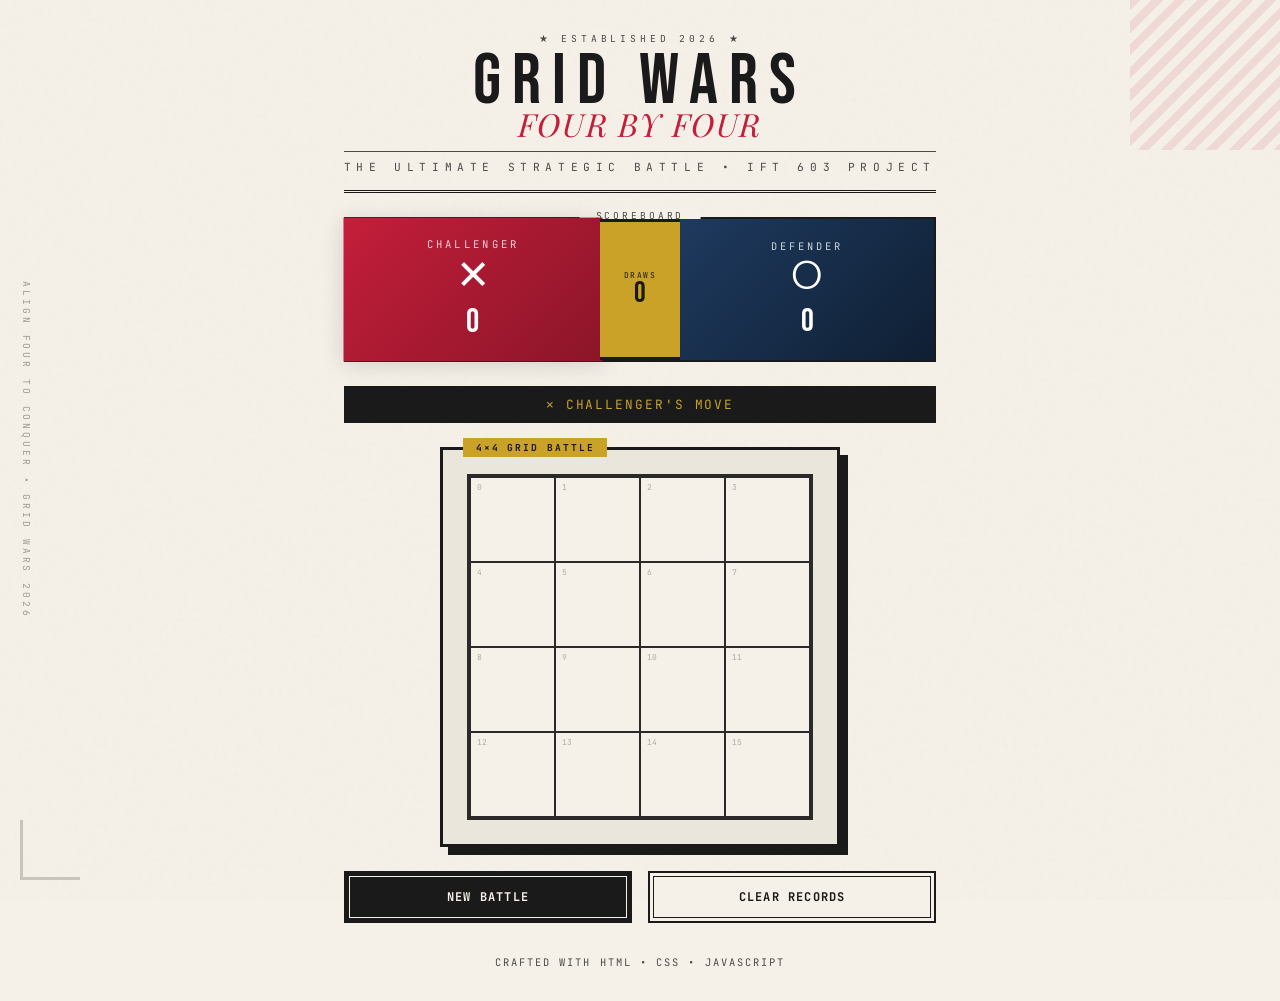
<file: games/grid-wars.html>
<!DOCTYPE html>
<html lang="en">
<head>
    <meta charset="UTF-8">
    <meta name="viewport" content="width=device-width, initial-scale=1.0">
    <title>GRID WARS | 4×4 Tic Tac Toe</title>
    <link rel="preconnect" href="https://fonts.googleapis.com">
    <link rel="preconnect" href="https://fonts.gstatic.com" crossorigin>
    <link href="https://fonts.googleapis.com/css2?family=Bebas+Neue&family=JetBrains+Mono:wght@400;700&family=Playfair+Display:ital,wght@1,700&display=swap" rel="stylesheet">
    <style>
        * {
            margin: 0;
            padding: 0;
            box-sizing: border-box;
        }

        :root {
            --bg-cream: #f5f0e8;
            --bg-paper: #ebe6dc;
            --ink-black: #1a1a1a;
            --ink-faded: #4a4a4a;
            --player-one: #c41e3a;
            --player-two: #1e3a5f;
            --accent-gold: #c9a227;
            --grid-line: #2a2a2a;
            --shadow: rgba(26, 26, 26, 0.15);
        }

        body {
            font-family: 'JetBrains Mono', monospace;
            background: var(--bg-cream);
            min-height: 100vh;
            display: flex;
            flex-direction: column;
            align-items: center;
            justify-content: center;
            color: var(--ink-black);
            position: relative;
            overflow-x: hidden;
        }

        /* Newspaper texture overlay */
        body::before {
            content: '';
            position: fixed;
            top: 0;
            left: 0;
            width: 100%;
            height: 100%;
            background-image: url("data:image/svg+xml,%3Csvg viewBox='0 0 200 200' xmlns='http://www.w3.org/2000/svg'%3E%3Cfilter id='noise'%3E%3CfeTurbulence type='fractalNoise' baseFrequency='0.9' numOctaves='4' stitchTiles='stitch'/%3E%3C/filter%3E%3Crect width='100%' height='100%' filter='url(%23noise)'/%3E%3C/svg%3E");
            opacity: 0.03;
            pointer-events: none;
            z-index: 0;
        }

        /* Diagonal stripes corner decoration */
        body::after {
            content: '';
            position: fixed;
            top: -50px;
            right: -50px;
            width: 200px;
            height: 200px;
            background: repeating-linear-gradient(
                -45deg,
                var(--player-one),
                var(--player-one) 8px,
                transparent 8px,
                transparent 16px
            );
            opacity: 0.1;
            z-index: 0;
        }

        .container {
            position: relative;
            z-index: 1;
            display: flex;
            flex-direction: column;
            align-items: center;
            gap: 1.5rem;
            padding: 2rem;
            max-width: 700px;
        }

        /* Header - Newspaper masthead style */
        .header {
            text-align: center;
            border-bottom: 3px double var(--ink-black);
            padding-bottom: 1rem;
            width: 100%;
            position: relative;
        }

        .header::before {
            content: '★ ESTABLISHED 2026 ★';
            font-size: 0.6rem;
            letter-spacing: 0.4em;
            color: var(--ink-faded);
            display: block;
            margin-bottom: 0.3rem;
        }

        .title {
            font-family: 'Bebas Neue', sans-serif;
            font-size: 4.5rem;
            font-weight: 400;
            letter-spacing: 0.15em;
            color: var(--ink-black);
            line-height: 0.9;
            text-transform: uppercase;
        }

        .title span {
            font-family: 'Playfair Display', serif;
            font-style: italic;
            font-size: 2rem;
            display: block;
            letter-spacing: 0.05em;
            color: var(--player-one);
            margin-top: -0.3rem;
        }

        .subtitle {
            font-size: 0.7rem;
            color: var(--ink-faded);
            letter-spacing: 0.5em;
            text-transform: uppercase;
            margin-top: 0.8rem;
            border-top: 1px solid var(--ink-faded);
            padding-top: 0.5rem;
        }

        /* Score section - Boxing match style */
        .scoreboard {
            display: flex;
            align-items: stretch;
            width: 100%;
            background: var(--bg-paper);
            border: 2px solid var(--ink-black);
            position: relative;
        }

        .scoreboard::before {
            content: 'SCOREBOARD';
            position: absolute;
            top: -10px;
            left: 50%;
            transform: translateX(-50%);
            background: var(--bg-cream);
            padding: 0 1rem;
            font-size: 0.6rem;
            letter-spacing: 0.3em;
            color: var(--ink-faded);
        }

        .player-score {
            flex: 1;
            padding: 1.2rem 1rem;
            text-align: center;
            position: relative;
            transition: all 0.3s ease;
        }

        .player-score.one {
            background: linear-gradient(135deg, var(--player-one) 0%, #8b1528 100%);
            color: white;
        }

        .player-score.two {
            background: linear-gradient(135deg, var(--player-two) 0%, #0f1f33 100%);
            color: white;
        }

        .player-score.active {
            transform: scale(1.02);
            box-shadow: 0 4px 20px var(--shadow);
        }

        .player-score .label {
            font-size: 0.65rem;
            letter-spacing: 0.3em;
            opacity: 0.8;
            text-transform: uppercase;
        }

        .player-score .symbol {
            font-family: 'Bebas Neue', sans-serif;
            font-size: 2.5rem;
            line-height: 1;
            margin: 0.3rem 0;
        }

        .player-score .wins {
            font-family: 'Bebas Neue', sans-serif;
            font-size: 2rem;
        }

        .score-divider {
            width: 80px;
            background: var(--accent-gold);
            display: flex;
            flex-direction: column;
            align-items: center;
            justify-content: center;
            color: var(--ink-black);
            position: relative;
        }

        .score-divider::before,
        .score-divider::after {
            content: '';
            position: absolute;
            left: 0;
            right: 0;
            height: 3px;
            background: var(--ink-black);
        }

        .score-divider::before { top: 0; }
        .score-divider::after { bottom: 0; }

        .score-divider .ties-label {
            font-size: 0.5rem;
            letter-spacing: 0.2em;
        }

        .score-divider .ties-value {
            font-family: 'Bebas Neue', sans-serif;
            font-size: 1.8rem;
            line-height: 1;
        }

        /* Status - Ticker tape style */
        .status-wrapper {
            width: 100%;
            background: var(--ink-black);
            padding: 0.6rem 1rem;
            overflow: hidden;
            position: relative;
        }

        .status {
            color: var(--accent-gold);
            font-size: 0.8rem;
            letter-spacing: 0.15em;
            text-transform: uppercase;
            text-align: center;
            animation: tickerGlow 2s ease-in-out infinite;
        }

        @keyframes tickerGlow {
            0%, 100% { opacity: 1; }
            50% { opacity: 0.7; }
        }

        /* Game Board - Brutalist grid */
        .board-wrapper {
            position: relative;
            padding: 1.5rem;
            background: var(--bg-paper);
            border: 3px solid var(--ink-black);
            box-shadow: 8px 8px 0 var(--ink-black);
        }

        .board-wrapper::before {
            content: '4×4 GRID BATTLE';
            position: absolute;
            top: -12px;
            left: 20px;
            background: var(--accent-gold);
            padding: 0.2rem 0.8rem;
            font-size: 0.6rem;
            letter-spacing: 0.2em;
            font-weight: 700;
        }

        .board {
            display: grid;
            grid-template-columns: repeat(4, 1fr);
            gap: 0;
            background: var(--grid-line);
            padding: 3px;
        }

        .cell {
            width: 85px;
            height: 85px;
            background: var(--bg-cream);
            display: flex;
            align-items: center;
            justify-content: center;
            font-family: 'Bebas Neue', sans-serif;
            font-size: 3rem;
            cursor: pointer;
            transition: all 0.15s ease;
            position: relative;
            border: 1px solid var(--grid-line);
        }

        .cell::before {
            content: attr(data-index);
            position: absolute;
            top: 4px;
            left: 6px;
            font-family: 'JetBrains Mono', monospace;
            font-size: 0.5rem;
            color: var(--ink-faded);
            opacity: 0.4;
        }

        .cell:hover:not(.taken) {
            background: var(--bg-paper);
        }

        .cell:hover:not(.taken)::after {
            content: '';
            position: absolute;
            inset: 0;
            border: 2px dashed var(--ink-faded);
            opacity: 0.5;
        }

        .cell.taken {
            cursor: not-allowed;
        }

        .cell.x {
            color: var(--player-one);
            animation: stampIn 0.2s cubic-bezier(0.17, 0.67, 0.35, 1.5);
        }

        .cell.o {
            color: var(--player-two);
            animation: stampIn 0.2s cubic-bezier(0.17, 0.67, 0.35, 1.5);
        }

        .cell.winner {
            animation: winnerFlash 0.4s ease-in-out infinite alternate;
            background: var(--accent-gold);
        }

        .cell.winner.x { color: var(--player-one); }
        .cell.winner.o { color: var(--player-two); }

        @keyframes stampIn {
            0% {
                transform: scale(2) rotate(-10deg);
                opacity: 0;
            }
            100% {
                transform: scale(1) rotate(0deg);
                opacity: 1;
            }
        }

        @keyframes winnerFlash {
            0% { background: var(--accent-gold); }
            100% { background: #e8d48a; }
        }

        /* Controls - Vintage button style */
        .controls {
            display: flex;
            gap: 1rem;
            width: 100%;
        }

        .btn {
            flex: 1;
            font-family: 'JetBrains Mono', monospace;
            font-size: 0.75rem;
            font-weight: 700;
            letter-spacing: 0.1em;
            text-transform: uppercase;
            padding: 1rem 1.5rem;
            border: 2px solid var(--ink-black);
            cursor: pointer;
            transition: all 0.15s ease;
            position: relative;
            background: var(--bg-cream);
            color: var(--ink-black);
        }

        .btn::before {
            content: '';
            position: absolute;
            inset: 3px;
            border: 1px solid var(--ink-black);
            pointer-events: none;
        }

        .btn-primary {
            background: var(--ink-black);
            color: var(--bg-cream);
        }

        .btn-primary::before {
            border-color: var(--bg-cream);
        }

        .btn:hover {
            transform: translate(-2px, -2px);
            box-shadow: 4px 4px 0 var(--ink-black);
        }

        .btn:active {
            transform: translate(0, 0);
            box-shadow: none;
        }

        /* Modal - Wanted poster style */
        .modal-overlay {
            position: fixed;
            top: 0;
            left: 0;
            width: 100%;
            height: 100%;
            background: rgba(26, 26, 26, 0.85);
            display: flex;
            align-items: center;
            justify-content: center;
            z-index: 100;
            opacity: 0;
            visibility: hidden;
            transition: all 0.3s ease;
        }

        .modal-overlay.active {
            opacity: 1;
            visibility: visible;
        }

        .modal {
            background: var(--bg-cream);
            padding: 0;
            border: 4px solid var(--ink-black);
            text-align: center;
            transform: scale(0.8) rotate(-2deg);
            transition: transform 0.3s ease;
            max-width: 380px;
            width: 90%;
            position: relative;
            box-shadow: 12px 12px 0 rgba(0,0,0,0.3);
        }

        .modal::before {
            content: '';
            position: absolute;
            inset: 8px;
            border: 2px solid var(--ink-black);
            pointer-events: none;
        }

        .modal-overlay.active .modal {
            transform: scale(1) rotate(0deg);
        }

        .modal-header {
            background: var(--ink-black);
            color: var(--bg-cream);
            padding: 0.8rem;
            font-family: 'Bebas Neue', sans-serif;
            font-size: 0.9rem;
            letter-spacing: 0.4em;
        }

        .modal-content {
            padding: 2rem;
        }

        .modal-icon {
            font-family: 'Bebas Neue', sans-serif;
            font-size: 5rem;
            line-height: 1;
            margin-bottom: 0.5rem;
        }

        .modal-icon.x { color: var(--player-one); }
        .modal-icon.o { color: var(--player-two); }
        .modal-icon.tie { color: var(--accent-gold); }

        .modal-title {
            font-family: 'Bebas Neue', sans-serif;
            font-size: 2rem;
            letter-spacing: 0.1em;
            margin-bottom: 0.3rem;
        }

        .modal-subtitle {
            color: var(--ink-faded);
            font-size: 0.75rem;
            margin-bottom: 1.5rem;
            letter-spacing: 0.1em;
        }

        .modal-btn {
            font-family: 'JetBrains Mono', monospace;
            font-size: 0.8rem;
            font-weight: 700;
            letter-spacing: 0.15em;
            text-transform: uppercase;
            padding: 0.8rem 2rem;
            background: var(--ink-black);
            color: var(--bg-cream);
            border: none;
            cursor: pointer;
            transition: all 0.15s ease;
        }

        .modal-btn:hover {
            background: var(--player-one);
        }

        /* Footer */
        .footer {
            margin-top: 0.5rem;
            color: var(--ink-faded);
            font-size: 0.65rem;
            letter-spacing: 0.2em;
            text-transform: uppercase;
        }

        /* Rules sidebar */
        .rules {
            position: fixed;
            left: 20px;
            top: 50%;
            transform: translateY(-50%);
            writing-mode: vertical-rl;
            text-orientation: mixed;
            font-size: 0.6rem;
            letter-spacing: 0.3em;
            color: var(--ink-faded);
            opacity: 0.5;
        }

        /* Decorative corner */
        .corner-decoration {
            position: fixed;
            bottom: 20px;
            left: 20px;
            width: 60px;
            height: 60px;
            border-left: 3px solid var(--ink-black);
            border-bottom: 3px solid var(--ink-black);
            opacity: 0.2;
        }

        /* Responsive */
        @media (max-width: 600px) {
            .title {
                font-size: 3rem;
            }

            .title span {
                font-size: 1.5rem;
            }

            .cell {
                width: 70px;
                height: 70px;
                font-size: 2.5rem;
            }

            .board-wrapper {
                padding: 1rem;
                box-shadow: 5px 5px 0 var(--ink-black);
            }

            .controls {
                flex-direction: column;
            }

            .rules {
                display: none;
            }

            .player-score .symbol {
                font-size: 2rem;
            }

            .score-divider {
                width: 60px;
            }
        }
    </style>
</head>
<body>
    <div class="rules">ALIGN FOUR TO CONQUER • GRID WARS 2026</div>
    <div class="corner-decoration"></div>

    <div class="container">
        <header class="header">
            <h1 class="title">GRID WARS <span>Four by Four</span></h1>
            <p class="subtitle">The Ultimate Strategic Battle • IFT 603 Project</p>
        </header>

        <div class="scoreboard">
            <div class="player-score one" id="score-x">
                <div class="label">Challenger</div>
                <div class="symbol">✕</div>
                <div class="wins" id="x-wins">0</div>
            </div>
            <div class="score-divider">
                <div class="ties-label">DRAWS</div>
                <div class="ties-value" id="ties">0</div>
            </div>
            <div class="player-score two" id="score-o">
                <div class="label">Defender</div>
                <div class="symbol">○</div>
                <div class="wins" id="o-wins">0</div>
            </div>
        </div>

        <div class="status-wrapper">
            <div class="status" id="status">✕ CHALLENGER'S MOVE</div>
        </div>

        <div class="board-wrapper">
            <div class="board" id="board">
                <!-- 16 cells for 4x4 grid -->
                <div class="cell" data-index="0"></div>
                <div class="cell" data-index="1"></div>
                <div class="cell" data-index="2"></div>
                <div class="cell" data-index="3"></div>
                <div class="cell" data-index="4"></div>
                <div class="cell" data-index="5"></div>
                <div class="cell" data-index="6"></div>
                <div class="cell" data-index="7"></div>
                <div class="cell" data-index="8"></div>
                <div class="cell" data-index="9"></div>
                <div class="cell" data-index="10"></div>
                <div class="cell" data-index="11"></div>
                <div class="cell" data-index="12"></div>
                <div class="cell" data-index="13"></div>
                <div class="cell" data-index="14"></div>
                <div class="cell" data-index="15"></div>
            </div>
        </div>

        <div class="controls">
            <button class="btn btn-primary" id="restart-btn">New Battle</button>
            <button class="btn" id="reset-scores-btn">Clear Records</button>
        </div>

        <footer class="footer">
            Crafted with HTML • CSS • JavaScript
        </footer>
    </div>

    <!-- Result Modal -->
    <div class="modal-overlay" id="modal">
        <div class="modal">
            <div class="modal-header">★ BATTLE CONCLUDED ★</div>
            <div class="modal-content">
                <div class="modal-icon" id="modal-icon">✕</div>
                <h2 class="modal-title" id="modal-title">CHALLENGER WINS!</h2>
                <p class="modal-subtitle" id="modal-subtitle">A decisive victory on the grid</p>
                <button class="modal-btn" id="play-again-btn">REMATCH</button>
            </div>
        </div>
    </div>

    <script>
        // ============================================
        // GRID WARS - 4×4 TIC TAC TOE
        // IFT 603 End-of-Semester Assignment
        // ============================================

        // Game Configuration
        const GRID_SIZE = 4;
        const WIN_LENGTH = 4; // Need 4 in a row to win

        // Game State
        let currentPlayer = 'X';
        let gameBoard = Array(GRID_SIZE * GRID_SIZE).fill('');
        let gameActive = true;
        let scores = { X: 0, O: 0, ties: 0 };

        // Generate all winning combinations for 4x4 grid
        function generateWinningCombinations() {
            const combinations = [];
            
            // Rows
            for (let row = 0; row < GRID_SIZE; row++) {
                const rowCombo = [];
                for (let col = 0; col < GRID_SIZE; col++) {
                    rowCombo.push(row * GRID_SIZE + col);
                }
                combinations.push(rowCombo);
            }
            
            // Columns
            for (let col = 0; col < GRID_SIZE; col++) {
                const colCombo = [];
                for (let row = 0; row < GRID_SIZE; row++) {
                    colCombo.push(row * GRID_SIZE + col);
                }
                combinations.push(colCombo);
            }
            
            // Main diagonal (top-left to bottom-right)
            const mainDiag = [];
            for (let i = 0; i < GRID_SIZE; i++) {
                mainDiag.push(i * GRID_SIZE + i);
            }
            combinations.push(mainDiag);
            
            // Anti-diagonal (top-right to bottom-left)
            const antiDiag = [];
            for (let i = 0; i < GRID_SIZE; i++) {
                antiDiag.push(i * GRID_SIZE + (GRID_SIZE - 1 - i));
            }
            combinations.push(antiDiag);
            
            return combinations;
        }

        const winningCombinations = generateWinningCombinations();

        // DOM Elements
        const cells = document.querySelectorAll('.cell');
        const statusDisplay = document.getElementById('status');
        const restartBtn = document.getElementById('restart-btn');
        const resetScoresBtn = document.getElementById('reset-scores-btn');
        const modal = document.getElementById('modal');
        const modalIcon = document.getElementById('modal-icon');
        const modalTitle = document.getElementById('modal-title');
        const modalSubtitle = document.getElementById('modal-subtitle');
        const playAgainBtn = document.getElementById('play-again-btn');
        const xWinsDisplay = document.getElementById('x-wins');
        const oWinsDisplay = document.getElementById('o-wins');
        const tiesDisplay = document.getElementById('ties');
        const scoreX = document.getElementById('score-x');
        const scoreO = document.getElementById('score-o');

        // ============================================
        // GAME FUNCTIONS
        // ============================================

        function updateStatus() {
            if (currentPlayer === 'X') {
                statusDisplay.textContent = '✕ CHALLENGER\'S MOVE';
                scoreX.classList.add('active');
                scoreO.classList.remove('active');
            } else {
                statusDisplay.textContent = '○ DEFENDER\'S MOVE';
                scoreO.classList.add('active');
                scoreX.classList.remove('active');
            }
        }

        function handleCellClick(event) {
            const cell = event.target;
            const index = parseInt(cell.getAttribute('data-index'));

            if (gameBoard[index] !== '' || !gameActive) {
                return;
            }

            // Update game state
            gameBoard[index] = currentPlayer;
            cell.textContent = currentPlayer === 'X' ? '✕' : '○';
            cell.classList.add('taken', currentPlayer.toLowerCase());

            // Check for winner or tie
            const winningCombo = checkWinner();
            if (winningCombo) {
                handleWin(winningCombo);
            } else if (checkTie()) {
                handleTie();
            } else {
                currentPlayer = currentPlayer === 'X' ? 'O' : 'X';
                updateStatus();
            }
        }

        function checkWinner() {
            for (let combination of winningCombinations) {
                const values = combination.map(index => gameBoard[index]);
                if (values[0] && values.every(val => val === values[0])) {
                    return combination;
                }
            }
            return null;
        }

        function checkTie() {
            return gameBoard.every(cell => cell !== '');
        }

        function handleWin(winningCombo) {
            gameActive = false;
            
            // Highlight winning cells
            winningCombo.forEach(index => {
                cells[index].classList.add('winner');
            });

            // Update score
            scores[currentPlayer]++;
            updateScoreDisplay();

            // Show modal
            setTimeout(() => {
                showModal('win', currentPlayer);
            }, 500);
        }

        function handleTie() {
            gameActive = false;
            scores.ties++;
            updateScoreDisplay();

            setTimeout(() => {
                showModal('tie');
            }, 300);
        }

        function updateScoreDisplay() {
            xWinsDisplay.textContent = scores.X;
            oWinsDisplay.textContent = scores.O;
            tiesDisplay.textContent = scores.ties;
        }

        function showModal(type, winner = null) {
            if (type === 'win') {
                modalIcon.textContent = winner === 'X' ? '✕' : '○';
                modalIcon.className = `modal-icon ${winner.toLowerCase()}`;
                modalTitle.textContent = winner === 'X' ? 'CHALLENGER WINS!' : 'DEFENDER WINS!';
                modalSubtitle.textContent = 'A decisive victory on the grid';
            } else {
                modalIcon.textContent = '—';
                modalIcon.className = 'modal-icon tie';
                modalTitle.textContent = 'STALEMATE!';
                modalSubtitle.textContent = 'The grid remains unconquered';
            }
            modal.classList.add('active');
        }

        function hideModal() {
            modal.classList.remove('active');
        }

        function restartGame() {
            currentPlayer = 'X';
            gameBoard = Array(GRID_SIZE * GRID_SIZE).fill('');
            gameActive = true;

            cells.forEach(cell => {
                cell.textContent = '';
                cell.classList.remove('taken', 'x', 'o', 'winner');
            });

            updateStatus();
            hideModal();
        }

        function resetScores() {
            scores = { X: 0, O: 0, ties: 0 };
            updateScoreDisplay();
            restartGame();
        }

        // ============================================
        // EVENT LISTENERS
        // ============================================

        cells.forEach(cell => {
            cell.addEventListener('click', handleCellClick);
        });

        restartBtn.addEventListener('click', restartGame);
        resetScoresBtn.addEventListener('click', resetScores);
        playAgainBtn.addEventListener('click', restartGame);

        modal.addEventListener('click', (e) => {
            if (e.target === modal) {
                hideModal();
            }
        });

        document.addEventListener('keydown', (e) => {
            if (e.key === 'Escape' && modal.classList.contains('active')) {
                hideModal();
            }
            if (e.key === 'Enter' && modal.classList.contains('active')) {
                restartGame();
            }
        });

        // Initialize
        updateStatus();

        // ============================================
        // END OF JAVASCRIPT
        // ============================================
    </script>
</body>
</html>
</file>
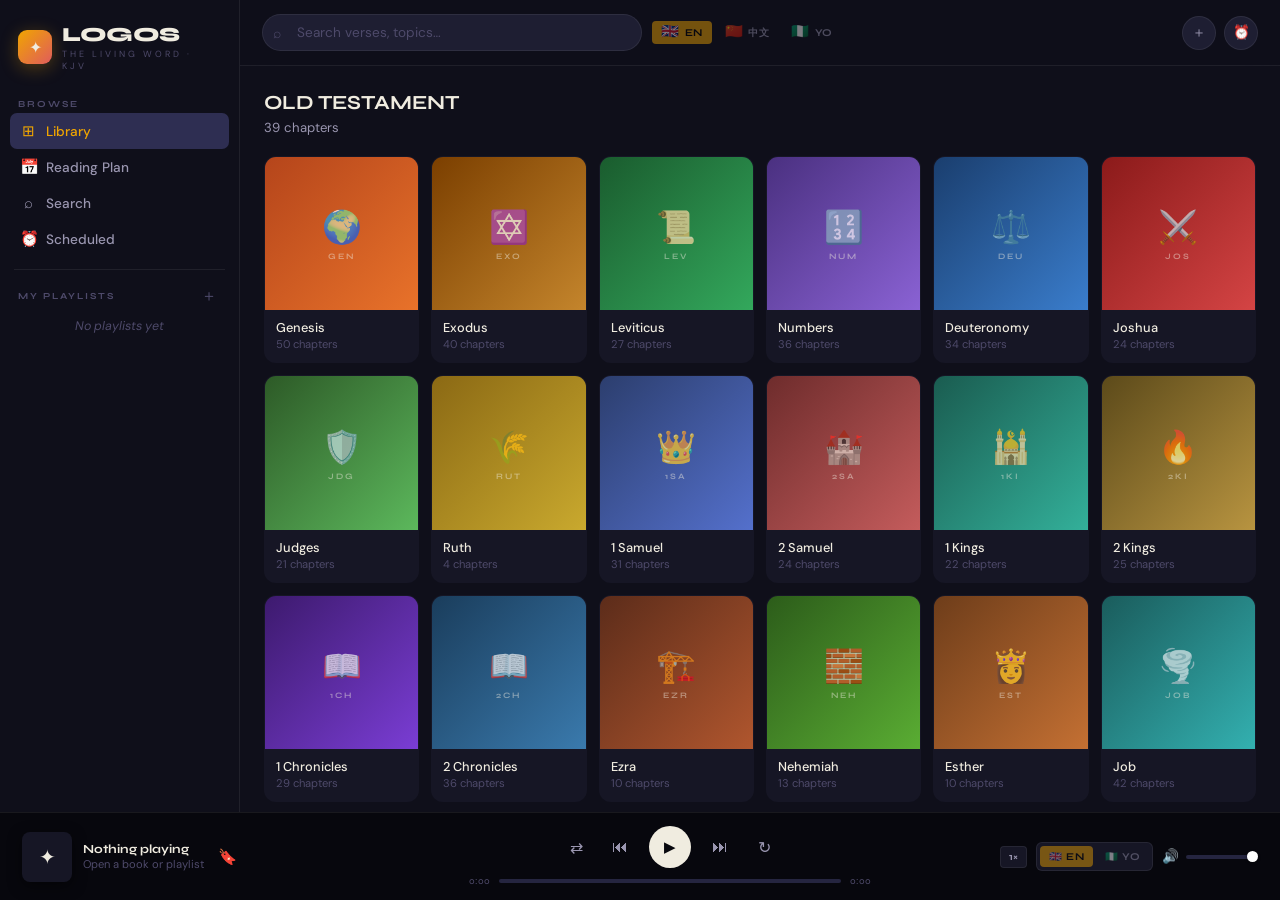
<file: logos/logos.html>
<!DOCTYPE html>
<html lang="en">
<head>
<meta charset="UTF-8">
<meta name="viewport" content="width=device-width, initial-scale=1.0">
<title>LOGOS — The Living Word</title>
<link href="https://fonts.googleapis.com/css2?family=Syne:wght@400;600;700;800&family=DM+Serif+Display:ital@0;1&family=DM+Sans:ital,wght@0,300;0,400;0,500;1,300&display=swap" rel="stylesheet">
<script src="https://code.responsivevoice.org/responsivevoice.js?key=FREE"></script>
<style>
:root {
  --void:#08080e; --base:#0f0f1a; --raised:#161625; --float:#1e1e32;
  --hover:#252540; --active:#2e2e52;
  --gold:#f0a500; --gold-dim:#c47f00; --gold-glow:rgba(240,165,0,0.16);
  --red:#e05c5c; --green:#4caf7d;
  --hi:#f0ece0; --mid:#9a96b0; --lo:#4e4a6a;
  --border:rgba(255,255,255,0.07); --border-lit:rgba(240,165,0,0.3);
  --ph:88px; --sw:240px; --radius:12px; --rsm:7px;
}
*,*::before,*::after{box-sizing:border-box;margin:0;padding:0}
html,body{height:100%;overflow:hidden}
body{font-family:'DM Sans',sans-serif;background:var(--void);color:var(--hi);display:flex;flex-direction:column}
::-webkit-scrollbar{width:4px}::-webkit-scrollbar-track{background:transparent}
::-webkit-scrollbar-thumb{background:var(--active);border-radius:2px}

/* ── LANG SWITCHER ── */
.lang-row{display:flex;gap:4px;align-items:center}
.lang-btn{display:flex;align-items:center;gap:5px;padding:5px 10px;border-radius:50px;background:var(--raised);border:1px solid var(--border);color:var(--mid);font-family:'Syne',sans-serif;font-size:.65rem;font-weight:700;letter-spacing:.5px;cursor:pointer;transition:all .15s;white-space:nowrap}
.lang-btn:hover{border-color:var(--border-lit);color:var(--hi)}
.lang-btn.active{background:var(--gold-glow);border-color:var(--border-lit);color:var(--gold)}
.lang-flag{font-size:.9rem;line-height:1}

/* ── LAYOUT ── */
.shell{flex:1;display:grid;grid-template-columns:var(--sw) 1fr;overflow:hidden;min-height:0}

/* ── SIDEBAR ── */
.sidebar{background:var(--base);border-right:1px solid var(--border);display:flex;flex-direction:column;overflow:hidden}
.logo-wrap{padding:22px 18px 14px;flex-shrink:0;display:flex;align-items:center;gap:10px}
.logo-icon{width:34px;height:34px;background:linear-gradient(135deg,var(--gold),#e05c5c);border-radius:9px;display:flex;align-items:center;justify-content:center;font-size:1rem;box-shadow:0 4px 18px rgba(240,165,0,0.3);flex-shrink:0}
.logo-text{font-family:'Syne',sans-serif;font-size:1.25rem;font-weight:800;letter-spacing:-0.5px}
.logo-sub{font-size:0.56rem;letter-spacing:3px;color:var(--lo);display:block;margin-top:1px}
.nav-sep{height:1px;background:var(--border);margin:6px 14px}
.nav-section{padding:6px 10px;flex-shrink:0}
.nav-lbl{font-family:'Syne',sans-serif;font-size:0.58rem;font-weight:700;letter-spacing:2px;color:var(--lo);padding:6px 8px 3px}
.nav-item{display:flex;align-items:center;gap:9px;padding:8px 10px;border-radius:var(--rsm);cursor:pointer;font-size:0.85rem;font-weight:500;color:var(--mid);transition:all .15s}
.nav-item:hover{background:var(--hover);color:var(--hi)}
.nav-item.active{background:var(--active);color:var(--gold)}
.nav-item .ni{width:17px;text-align:center;font-size:.95rem}

/* ── PLAYLIST SIDEBAR LIST ── */
.pl-sidebar{flex:1;overflow-y:auto;padding:0 10px 12px}
.pl-sidebar-header{display:flex;align-items:center;justify-content:space-between;padding:10px 8px 4px}
.pl-sidebar-lbl{font-family:'Syne',sans-serif;font-size:0.58rem;font-weight:700;letter-spacing:2px;color:var(--lo)}
.pl-new-btn{background:none;border:none;color:var(--lo);cursor:pointer;font-size:1rem;line-height:1;padding:2px 4px;border-radius:4px;transition:color .15s}
.pl-new-btn:hover{color:var(--gold)}
.pl-sb-item{display:flex;align-items:center;gap:8px;padding:7px 8px;border-radius:6px;cursor:pointer;transition:all .12s}
.pl-sb-item:hover{background:var(--hover)}
.pl-sb-item.active{background:var(--gold-glow);color:var(--gold)}
.pl-sb-dot{width:9px;height:9px;border-radius:50%;flex-shrink:0}
.pl-sb-name{font-size:0.82rem;flex:1;overflow:hidden;text-overflow:ellipsis;white-space:nowrap;color:var(--mid)}
.pl-sb-item.active .pl-sb-name{color:var(--gold)}
.pl-sb-count{font-size:0.68rem;color:var(--lo);flex-shrink:0}

/* ── MAIN ── */
.main{display:flex;flex-direction:column;overflow:hidden;background:var(--base)}
.topbar{display:flex;align-items:center;gap:10px;padding:14px 22px;background:rgba(15,15,26,0.85);backdrop-filter:blur(20px);border-bottom:1px solid var(--border);flex-shrink:0;z-index:10}
.search-wrap{position:relative;flex:1;max-width:380px}
.s-icon{position:absolute;left:11px;top:50%;transform:translateY(-50%);color:var(--lo);font-size:.85rem;pointer-events:none}
.search-field{width:100%;background:var(--float);border:1px solid var(--border);border-radius:50px;color:var(--hi);padding:9px 14px 9px 34px;font-family:'DM Sans',sans-serif;font-size:.85rem;outline:none;transition:border-color .2s,background .2s}
.search-field::placeholder{color:var(--lo)}
.search-field:focus{border-color:var(--border-lit);background:var(--hover)}
.topbar-r{display:flex;align-items:center;gap:8px;margin-left:auto}
.icon-btn{width:34px;height:34px;border-radius:50%;background:var(--float);border:1px solid var(--border);color:var(--mid);cursor:pointer;display:flex;align-items:center;justify-content:center;font-size:.85rem;transition:all .15s}
.icon-btn:hover{background:var(--hover);color:var(--hi);border-color:var(--border-lit)}

/* ── VIEWS ── */
.view{display:none;flex:1;overflow-y:auto;padding:24px}
.view.active{display:block}
.sec-title{font-family:'Syne',sans-serif;font-size:1.25rem;font-weight:700;margin-bottom:4px}
.sec-sub{font-size:.82rem;color:var(--mid);margin-bottom:20px}

/* ── LIBRARY CARDS ── */
.cards-grid{display:grid;grid-template-columns:repeat(auto-fill,minmax(140px,1fr));gap:12px;margin-bottom:32px}
.book-card{background:var(--raised);border-radius:var(--radius);overflow:hidden;cursor:pointer;transition:all .2s;border:1px solid transparent;position:relative}
.book-card:hover{transform:translateY(-3px);border-color:var(--border-lit);box-shadow:0 8px 28px rgba(0,0,0,.5)}
.book-card:hover .card-play{opacity:1;transform:translateY(0)}
.card-art{aspect-ratio:1;display:flex;flex-direction:column;align-items:center;justify-content:center;position:relative;overflow:hidden}
.card-art-em{font-size:2rem;z-index:1;position:relative;opacity:.7}
.card-art-ab{font-family:'Syne',sans-serif;font-size:.52rem;font-weight:700;letter-spacing:2px;opacity:.45;z-index:1;position:relative;margin-top:3px}
.card-play{position:absolute;right:8px;bottom:8px;width:36px;height:36px;background:var(--gold);border-radius:50%;display:flex;align-items:center;justify-content:center;font-size:.85rem;color:#000;z-index:2;opacity:0;transform:translateY(4px);transition:all .2s;box-shadow:0 4px 14px rgba(240,165,0,.45)}
.card-body{padding:9px 11px 11px}
.card-name{font-size:.8rem;font-weight:500;white-space:nowrap;overflow:hidden;text-overflow:ellipsis}
.card-ch{font-size:.7rem;color:var(--lo);margin-top:1px}

/* ── CHAPTER VIEW ── */
.ch-hero{display:flex;gap:22px;align-items:flex-end;padding:0 0 22px;min-height:170px}
.hero-art{width:150px;height:150px;border-radius:var(--radius);flex-shrink:0;display:flex;flex-direction:column;align-items:center;justify-content:center;box-shadow:0 14px 40px rgba(0,0,0,.6)}
.hero-art-em{font-size:3.2rem;opacity:.7}
.hero-art-ab{font-family:'Syne',sans-serif;font-size:.62rem;font-weight:700;letter-spacing:3px;opacity:.45;margin-top:3px}
.hero-meta{flex:1}
.hero-type{font-family:'Syne',sans-serif;font-size:.6rem;font-weight:700;letter-spacing:3px;color:var(--gold);margin-bottom:7px}
.hero-title{font-family:'DM Serif Display',serif;font-size:2.4rem;line-height:1.1;margin-bottom:9px}
.hero-desc{font-size:.82rem;color:var(--mid);margin-bottom:14px;line-height:1.6}
.hero-actions{display:flex;gap:9px;align-items:center;flex-wrap:wrap}
.hbtn{display:flex;align-items:center;gap:6px;padding:9px 20px;border-radius:50px;border:none;cursor:pointer;font-family:'DM Sans',sans-serif;font-size:.85rem;font-weight:600;transition:all .2s}
.hbtn.pri{background:var(--gold);color:#000;box-shadow:0 4px 18px rgba(240,165,0,.3)}
.hbtn.pri:hover{background:#ffbb20;transform:scale(1.03)}
.hbtn.sec{background:var(--float);color:var(--hi);border:1px solid var(--border)}
.hbtn.sec:hover{background:var(--hover);border-color:var(--border-lit)}
/* add to playlist dropdown */
.add-pl-wrap{position:relative;display:inline-block}
.add-pl-menu{display:none;position:absolute;top:calc(100% + 6px);left:0;min-width:220px;background:var(--float);border:1px solid var(--border-lit);border-radius:var(--rsm);z-index:200;overflow:hidden;box-shadow:0 8px 30px rgba(0,0,0,.6)}
.add-pl-menu.open{display:block}
.apm-item{display:flex;align-items:center;gap:10px;padding:10px 14px;cursor:pointer;font-size:.85rem;color:var(--mid);transition:background .12s}
.apm-item:hover{background:var(--hover);color:var(--hi)}
.apm-dot{width:8px;height:8px;border-radius:50%;flex-shrink:0}
.apm-new{color:var(--gold);border-top:1px solid var(--border);font-style:italic}

.ch-pills{display:flex;gap:5px;flex-wrap:wrap;margin-bottom:18px;padding-bottom:14px;border-bottom:1px solid var(--border)}
.ch-pill{padding:5px 12px;border-radius:50px;font-size:.75rem;font-weight:500;background:var(--raised);color:var(--mid);border:1px solid var(--border);cursor:pointer;transition:all .15s}
.ch-pill:hover{background:var(--hover);color:var(--hi)}
.ch-pill.active{background:var(--gold-glow);color:var(--gold);border-color:var(--border-lit)}

.tl-header{display:grid;grid-template-columns:1fr auto;gap:10px;padding:6px 10px;font-family:'Syne',sans-serif;font-size:.6rem;font-weight:700;letter-spacing:1.5px;color:var(--lo);border-bottom:1px solid var(--border);margin-bottom:3px}
.track{display:grid;grid-template-columns:1fr auto;gap:10px;padding:10px 12px;border-radius:8px;cursor:pointer;align-items:start;transition:background .12s;border:1px solid transparent}
.track:hover{background:var(--raised)}
.track.playing{background:var(--gold-glow);border-color:rgba(240,165,0,.14)}
.track.speaking{background:rgba(240,165,0,.1);border-color:rgba(240,165,0,.18)}
.tn{font-family:'Syne',sans-serif;font-size:.75rem;font-weight:600;color:var(--lo);text-align:right;padding-top:3px}
.track.playing .tn,.track.speaking .tn{color:var(--gold)}
.play-bars{display:flex;align-items:flex-end;justify-content:flex-end;gap:2px;height:14px}
.pb{width:3px;background:var(--gold);border-radius:1px;animation:pb var(--d,.6s) ease-in-out infinite alternate}
.pb:nth-child(2){--d:.9s}.pb:nth-child(3){--d:.75s}
@keyframes pb{from{height:3px}to{height:13px}}
.tv{font-size:.88rem;line-height:1.75;color:var(--hi);padding-top:1px;user-select:text}
.track-actions{display:flex;gap:5px;align-items:center;opacity:0;transition:opacity .15s}
.track:hover .track-actions{opacity:1}
.ta-btn{display:flex;align-items:center;gap:3px;padding:4px 9px;background:var(--active);border:1px solid var(--border-lit);color:var(--gold);border-radius:50px;font-size:.68rem;font-weight:700;font-family:'Syne',sans-serif;cursor:pointer;transition:all .15s;white-space:nowrap}
.ta-btn:hover{background:var(--gold);color:#000}
/* dropdown inside track */
.track-pl-menu{display:none;position:absolute;top:calc(100% + 4px);right:0;min-width:200px;background:var(--float);border:1px solid var(--border-lit);border-radius:var(--rsm);z-index:200;overflow:hidden;box-shadow:0 8px 24px rgba(0,0,0,.6)}
.track-pl-menu.open{display:block}
.tpm-item{display:flex;align-items:center;gap:9px;padding:9px 13px;cursor:pointer;font-size:.82rem;color:var(--mid);transition:background .12s}
.tpm-item:hover{background:var(--hover);color:var(--hi)}
.tpm-dot{width:8px;height:8px;border-radius:50%;flex-shrink:0}
.tpm-new{color:var(--gold);border-top:1px solid var(--border)}
.ta-wrap{position:relative}

/* ── PLAYLIST VIEW ── */
.pl-hero{display:flex;gap:22px;align-items:flex-end;padding:0 0 22px;position:relative}
.pl-art{width:150px;height:150px;border-radius:var(--radius);flex-shrink:0;display:flex;flex-direction:column;align-items:center;justify-content:center;font-size:2.8rem;box-shadow:0 14px 40px rgba(0,0,0,.6);position:relative;cursor:pointer}
.pl-art-emoji{position:relative;z-index:1}
.pl-art-overlay{position:absolute;inset:0;background:rgba(0,0,0,.4);border-radius:var(--radius);display:flex;align-items:center;justify-content:center;opacity:0;transition:opacity .2s;font-size:.7rem;font-family:'Syne',sans-serif;letter-spacing:1px;color:white}
.pl-art:hover .pl-art-overlay{opacity:1}

.pl-meta{flex:1;min-width:0}
.pl-type{font-family:'Syne',sans-serif;font-size:.6rem;font-weight:700;letter-spacing:3px;color:var(--gold);margin-bottom:7px}
/* inline editable name */
.pl-name-wrap{display:flex;align-items:center;gap:8px;margin-bottom:9px}
.pl-name-display{font-family:'DM Serif Display',serif;font-size:2.2rem;line-height:1.1;cursor:text;border:2px solid transparent;border-radius:6px;padding:2px 6px;margin:-2px -6px;transition:border-color .2s}
.pl-name-display:hover{border-color:var(--border-lit)}
.pl-name-input{font-family:'DM Serif Display',serif;font-size:2.2rem;line-height:1.1;background:transparent;border:2px solid var(--gold);border-radius:6px;color:var(--hi);outline:none;padding:2px 6px;width:100%}
.pl-stats{font-size:.82rem;color:var(--mid);margin-bottom:14px}
.pl-actions{display:flex;gap:9px;align-items:center;flex-wrap:wrap}

/* add verse row inside playlist view */
.add-verse-row{display:flex;gap:8px;align-items:center;padding:12px 14px;background:var(--raised);border:1px dashed rgba(240,165,0,.2);border-radius:var(--rsm);margin-bottom:16px;cursor:text}
.av-input{flex:1;background:transparent;border:none;color:var(--hi);font-family:'DM Sans',sans-serif;font-size:.88rem;outline:none}
.av-input::placeholder{color:var(--lo)}
.av-btn{padding:6px 14px;background:var(--gold);color:#000;border:none;border-radius:50px;font-family:'Syne',sans-serif;font-size:.7rem;font-weight:700;cursor:pointer;transition:all .15s;white-space:nowrap}
.av-btn:hover{background:#ffbb20}

.pl-tl-row{display:grid;grid-template-columns:1fr auto;gap:10px;padding:10px 12px;border-radius:8px;cursor:pointer;align-items:start;transition:background .12s;border:1px solid transparent}
.pl-tl-row:hover{background:var(--raised)}
.pl-tl-row.active{background:var(--gold-glow);border-color:rgba(240,165,0,.14)}
.pl-tl-row.speaking{background:rgba(240,165,0,.1);border-color:rgba(240,165,0,.18)}
.ptn{font-family:'Syne',sans-serif;font-size:.72rem;color:var(--lo);text-align:right;padding-top:3px}
.pl-tl-row.active .ptn,.pl-tl-row.speaking .ptn{color:var(--gold)}
.ptr{font-family:'Syne',sans-serif;font-size:.72rem;font-weight:700;color:var(--gold);margin-bottom:2px}
.ptt{font-size:.85rem;line-height:1.7;color:var(--hi);user-select:text}
.pl-row-del{background:none;border:none;color:transparent;cursor:pointer;font-size:.85rem;padding:3px 5px;border-radius:4px;transition:all .15s;align-self:center}
.pl-tl-row:hover .pl-row-del{color:var(--lo)}
.pl-row-del:hover{color:var(--red) !important;background:rgba(224,92,92,.1)}

.drag-handle{cursor:grab;color:var(--lo);font-size:.9rem;margin-right:2px;opacity:0;transition:opacity .15s}
.pl-tl-row:hover .drag-handle{opacity:1}

.empty-pl{display:flex;flex-direction:column;align-items:center;justify-content:center;gap:12px;padding:50px;text-align:center;color:var(--lo)}
.empty-pl-icon{font-size:3rem;opacity:.3}

/* ── EMOJI PICKER ── */
.emoji-overlay{position:fixed;inset:0;z-index:500;display:none;align-items:center;justify-content:center;background:rgba(0,0,0,.6);backdrop-filter:blur(4px)}
.emoji-overlay.open{display:flex}
.emoji-box{background:var(--float);border:1px solid var(--border-lit);border-radius:var(--radius);padding:20px;width:340px;box-shadow:0 20px 60px rgba(0,0,0,.7)}
.emoji-title{font-family:'Syne',sans-serif;font-size:.65rem;font-weight:700;letter-spacing:2px;color:var(--lo);margin-bottom:14px}
.emoji-grid{display:grid;grid-template-columns:repeat(8,1fr);gap:6px}
.em-opt{font-size:1.5rem;cursor:pointer;border-radius:6px;padding:6px;text-align:center;transition:background .12s;line-height:1}
.em-opt:hover{background:var(--hover)}
.color-row{display:flex;gap:8px;margin-top:14px;flex-wrap:wrap}
.col-opt{width:26px;height:26px;border-radius:50%;cursor:pointer;border:2px solid transparent;transition:all .15s}
.col-opt:hover,.col-opt.active{border-color:white;transform:scale(1.15)}
.emoji-close{margin-top:14px;width:100%;padding:8px;background:var(--raised);border:1px solid var(--border);border-radius:var(--rsm);color:var(--mid);font-family:'Syne',sans-serif;font-size:.7rem;font-weight:700;letter-spacing:1px;cursor:pointer;transition:all .15s}
.emoji-close:hover{background:var(--hover);color:var(--hi)}

/* ── SEARCH VIEW ── */
.sh-item{display:flex;gap:12px;padding:10px 12px;border-radius:8px;background:var(--raised);cursor:pointer;transition:all .15s;align-items:center;border:1px solid transparent;margin-bottom:6px}
.sh-item:hover{background:var(--float);border-color:var(--border-lit)}
.sh-ref{font-family:'Syne',sans-serif;font-size:.7rem;font-weight:700;color:var(--gold);min-width:96px}
.sh-text{font-size:.84rem;color:var(--mid);flex:1;overflow:hidden;text-overflow:ellipsis;white-space:nowrap}
.sh-add{margin-left:auto;flex-shrink:0;position:relative}

/* ── SCHEDULE VIEW ── */
.sched-form-card{background:var(--raised);border:1px solid var(--border);border-radius:var(--radius);padding:18px 20px;margin-bottom:22px}
.form-grid{display:grid;grid-template-columns:repeat(auto-fill,minmax(160px,1fr));gap:11px;margin-bottom:11px}
.fg{display:flex;flex-direction:column;gap:4px}
.fg label{font-family:'Syne',sans-serif;font-size:.6rem;font-weight:700;letter-spacing:1.5px;color:var(--lo)}
.fi{background:var(--float);border:1px solid var(--border);border-radius:var(--rsm);color:var(--hi);padding:8px 11px;font-family:'DM Sans',sans-serif;font-size:.85rem;outline:none;transition:border-color .2s}
.fi::placeholder{color:var(--lo)}
.fi:focus{border-color:var(--border-lit)}
.fi option{background:var(--raised)}
.day-pills{display:flex;gap:5px;flex-wrap:wrap;margin:9px 0}
.day-pill{padding:4px 11px;border-radius:50px;font-size:.72rem;font-weight:600;font-family:'Syne',sans-serif;background:var(--float);color:var(--mid);border:1px solid var(--border);cursor:pointer;transition:all .15s}
.day-pill.on{background:var(--gold-glow);color:var(--gold);border-color:var(--border-lit)}
.sched-row{display:flex;align-items:center;gap:14px;background:var(--raised);border:1px solid var(--border);border-radius:var(--radius);padding:13px 16px;margin-bottom:9px;transition:all .15s}
.sched-row.enabled{border-color:rgba(240,165,0,.14);background:rgba(240,165,0,.03)}
.tog{position:relative;width:38px;height:22px;flex-shrink:0}
.tog input{opacity:0;width:0;height:0}
.tog-track{position:absolute;inset:0;background:var(--hover);border-radius:11px;cursor:pointer;transition:background .2s}
.tog input:checked+.tog-track{background:var(--gold)}
.tog-track::after{content:'';position:absolute;width:16px;height:16px;background:white;border-radius:50%;top:3px;left:3px;transition:transform .2s;box-shadow:0 2px 4px rgba(0,0,0,.3)}
.tog input:checked+.tog-track::after{transform:translateX(16px)}
.sched-time{font-family:'Syne',sans-serif;font-size:1.35rem;font-weight:700;color:var(--hi);min-width:72px;letter-spacing:-1px}
.sched-info{flex:1}
.sched-passage{font-size:.88rem;color:var(--gold);font-weight:500}
.sched-label{font-size:.77rem;font-style:italic;color:var(--mid);margin-top:1px}
.sched-days{font-size:.7rem;color:var(--lo);margin-top:2px;font-family:'Syne',sans-serif;letter-spacing:.3px}
.sched-del{background:none;border:none;color:var(--lo);cursor:pointer;font-size:.95rem;padding:4px;border-radius:4px;transition:color .15s}
.sched-del:hover{color:var(--red)}

/* ── PLAYER BAR ── */
.player{height:var(--ph);background:rgba(8,8,14,.97);border-top:1px solid var(--border);backdrop-filter:blur(30px);display:grid;grid-template-columns:280px 1fr 220px;align-items:center;padding:0 22px;gap:14px;flex-shrink:0;z-index:50}
.np{display:flex;align-items:center;gap:11px}
.np-art{width:50px;height:50px;border-radius:8px;flex-shrink:0;display:flex;align-items:center;justify-content:center;font-size:1.25rem;box-shadow:0 4px 14px rgba(0,0,0,.5);position:relative;overflow:hidden;background:var(--raised)}
.np-art.spin::before{content:'';position:absolute;inset:-4px;background:conic-gradient(var(--gold),transparent);animation:rot 3s linear infinite;opacity:.35}
@keyframes rot{to{transform:rotate(360deg)}}
.np-info{min-width:0}
.np-ref{font-family:'Syne',sans-serif;font-size:.77rem;font-weight:700;white-space:nowrap;overflow:hidden;text-overflow:ellipsis}
.np-book{font-size:.7rem;color:var(--lo);margin-top:1px;white-space:nowrap;overflow:hidden;text-overflow:ellipsis}
.np-bm{background:none;border:none;color:var(--lo);cursor:pointer;font-size:.95rem;padding:3px;transition:color .15s;flex-shrink:0}
.np-bm:hover,.np-bm.on{color:var(--gold)}

.pc{display:flex;flex-direction:column;align-items:center;gap:7px}
.ctrl-row{display:flex;align-items:center;gap:14px}
.pb-btn{background:none;border:none;color:var(--mid);cursor:pointer;font-size:1rem;width:30px;height:30px;border-radius:50%;display:flex;align-items:center;justify-content:center;transition:all .15s}
.pb-btn:hover{color:var(--hi)}
.pb-btn.mode-on{color:var(--gold)}
.pb-play{width:42px;height:42px;background:var(--hi);color:var(--void);border-radius:50%;font-size:.95rem}
.pb-play:hover{background:white;transform:scale(1.05)}
.prog-wrap{display:flex;align-items:center;gap:9px;width:100%;max-width:420px}
.t-lbl{font-family:'Syne',sans-serif;font-size:.6rem;color:var(--lo);min-width:30px}
.t-lbl:last-child{text-align:left}
.prog-bar{flex:1;height:4px;background:var(--hover);border-radius:2px;position:relative;cursor:pointer;overflow:visible}
.prog-fill{height:100%;background:linear-gradient(to right,var(--gold),#ffcc50);border-radius:2px;transition:width .3s linear;position:relative}
.prog-fill::after{content:'';position:absolute;right:-5px;top:-4px;width:11px;height:11px;background:white;border-radius:50%;opacity:0;transition:opacity .15s;box-shadow:0 2px 5px rgba(0,0,0,.4)}
.prog-bar:hover .prog-fill::after{opacity:1}

.pr{display:flex;align-items:center;gap:9px;justify-content:flex-end}
.vis{display:flex;align-items:flex-end;gap:2px;height:22px;opacity:0;transition:opacity .3s}
.vis.on{opacity:1}
.vb{width:3px;background:linear-gradient(to top,var(--gold),#ffcc50);border-radius:1px;animation:vba var(--vd,.5s) ease-in-out infinite alternate;height:var(--vh,4px)}
@keyframes vba{to{height:calc(var(--vh) * 4 + 3px)}}
.spd-pill{padding:4px 8px;border-radius:4px;background:var(--raised);border:1px solid var(--border);color:var(--mid);font-family:'Syne',sans-serif;font-size:.63rem;font-weight:700;cursor:pointer;transition:all .15s}
.spd-pill:hover{border-color:var(--border-lit);color:var(--gold)}
.vox-pick{background:var(--raised);border:1px solid var(--border);border-radius:6px;color:var(--mid);padding:4px 6px;font-family:'DM Sans',sans-serif;font-size:.7rem;outline:none;max-width:105px;cursor:pointer}
.vox-pick option{background:var(--raised)}
.vol-wrap{display:flex;align-items:center;gap:7px}
/* Yoruba voice sub-picker */
.yo-voice-pick{
  display:none; /* shown only when YO is active */
  background:var(--gold-glow);
  border:1px solid var(--border-lit);
  border-left:none;
  border-radius:0 4px 4px 0;
  color:var(--gold);
  padding:4px 6px;
  font-family:'DM Sans',sans-serif;
  font-size:.68rem;
  outline:none;
  cursor:pointer;
  height:100%;
}
.yo-voice-pick option{background:var(--raised);color:var(--hi);}
.yo-active .yo-voice-pick{display:block;}
.lang-btn.yo-active{border-radius:4px 0 0 4px;}
.vol-ico{font-size:.85rem;color:var(--lo);cursor:pointer}
.vol-sl{-webkit-appearance:none;width:72px;height:4px;background:var(--hover);border-radius:2px;outline:none;cursor:pointer}
.vol-sl::-webkit-slider-thumb{-webkit-appearance:none;width:11px;height:11px;background:white;border-radius:50%;box-shadow:0 1px 3px rgba(0,0,0,.4)}
/* ── LANG SWITCHER ── */
.lang-sw{display:flex;align-items:center;gap:3px;background:var(--raised);border:1px solid var(--border);border-radius:6px;padding:3px;flex-shrink:0}
.lang-btn{padding:4px 9px;border-radius:4px;border:none;background:transparent;color:var(--mid);font-family:'Syne',sans-serif;font-size:.65rem;font-weight:700;letter-spacing:.5px;cursor:pointer;transition:all .15s;white-space:nowrap}
.lang-btn:hover{color:var(--hi)}
.lang-btn.active{background:var(--gold);color:#000}

/* ── CONFIRM MODAL ── */
.modal-overlay{position:fixed;inset:0;z-index:600;display:none;align-items:center;justify-content:center;background:rgba(0,0,0,.65);backdrop-filter:blur(6px)}
.modal-overlay.open{display:flex}
.modal{background:var(--float);border:1px solid var(--border-lit);border-radius:var(--radius);padding:24px;width:320px;box-shadow:0 20px 60px rgba(0,0,0,.7)}
.modal h3{font-family:'Syne',sans-serif;font-size:.9rem;font-weight:700;color:var(--hi);margin-bottom:8px}
.modal p{font-size:.85rem;color:var(--mid);line-height:1.6;margin-bottom:18px}
.modal-btns{display:flex;gap:9px;justify-content:flex-end}
.mbtn{padding:8px 18px;border-radius:50px;border:none;cursor:pointer;font-family:'Syne',sans-serif;font-size:.75rem;font-weight:700;letter-spacing:.5px;transition:all .15s}
.mbtn.cancel{background:var(--raised);color:var(--mid);border:1px solid var(--border)}
.mbtn.cancel:hover{color:var(--hi)}
.mbtn.danger{background:var(--red);color:white}
.mbtn.danger:hover{background:#f07070}
.mbtn.confirm{background:var(--gold);color:#000}
.mbtn.confirm:hover{background:#ffbb20}

/* ── NEW PLAYLIST MODAL ── */
.np-modal{background:var(--float);border:1px solid var(--border-lit);border-radius:var(--radius);padding:24px;width:360px;box-shadow:0 20px 60px rgba(0,0,0,.7)}
.np-modal h3{font-family:'DM Serif Display',serif;font-size:1.3rem;color:var(--hi);margin-bottom:4px}
.np-modal p{font-size:.8rem;color:var(--lo);margin-bottom:18px}
.np-modal input{width:100%;background:var(--hover);border:1px solid var(--border);border-radius:var(--rsm);color:var(--hi);padding:10px 13px;font-family:'DM Sans',sans-serif;font-size:.95rem;outline:none;margin-bottom:14px;transition:border-color .2s}
.np-modal input:focus{border-color:var(--border-lit)}
.np-em-row{display:flex;gap:8px;flex-wrap:wrap;margin-bottom:16px}
.np-em{font-size:1.4rem;cursor:pointer;border-radius:6px;padding:5px;transition:background .12s;line-height:1}
.np-em:hover,.np-em.on{background:var(--hover)}
.np-col-row{display:flex;gap:8px;margin-bottom:18px;flex-wrap:wrap}
.np-col{width:24px;height:24px;border-radius:50%;cursor:pointer;border:2px solid transparent;transition:all .15s}
.np-col:hover,.np-col.on{border-color:white;transform:scale(1.2)}

/* ── TOAST ── */
.toast{position:fixed;bottom:calc(var(--ph) + 14px);left:50%;transform:translateX(-50%) translateY(10px);background:var(--float);border:1px solid var(--border-lit);color:var(--hi);padding:9px 20px;border-radius:50px;font-size:.85rem;font-weight:500;box-shadow:0 8px 28px rgba(0,0,0,.5);opacity:0;transition:all .3s;z-index:999;pointer-events:none;white-space:nowrap}
.toast.show{opacity:1;transform:translateX(-50%) translateY(0)}

/* ── READING PLAN ── */
.plan-grid{display:grid;grid-template-columns:repeat(auto-fill,minmax(220px,1fr));gap:14px;margin-bottom:28px}
.plan-card{background:var(--raised);border:1px solid var(--border);border-radius:var(--radius);padding:20px;cursor:pointer;transition:all .2s;position:relative;overflow:hidden}
.plan-card:hover{border-color:var(--border-lit);transform:translateY(-2px);box-shadow:0 8px 24px rgba(0,0,0,.4)}
.plan-card-icon{font-size:2.2rem;margin-bottom:10px}
.plan-card-name{font-family:'Syne',sans-serif;font-size:.95rem;font-weight:700;color:var(--hi);margin-bottom:4px}
.plan-card-desc{font-size:.78rem;color:var(--mid);line-height:1.5;margin-bottom:12px}
.plan-card-meta{font-family:'Syne',sans-serif;font-size:.62rem;font-weight:700;letter-spacing:1.5px;color:var(--lo)}
.plan-card-bar{position:absolute;bottom:0;left:0;height:3px;background:linear-gradient(to right,var(--gold),#ffcc50);transition:width .4s}
.plan-hero{background:var(--raised);border:1px solid var(--border);border-radius:var(--radius);padding:20px 22px;margin-bottom:18px;display:flex;align-items:center;gap:18px}
.plan-hero-icon{font-size:2.8rem;flex-shrink:0}
.plan-hero-info{flex:1}
.plan-hero-name{font-family:'DM Serif Display',serif;font-size:1.6rem;color:var(--hi);margin-bottom:4px}
.plan-hero-streak{font-size:.82rem;color:var(--mid);margin-bottom:10px}
.plan-progress-bar{height:6px;background:var(--hover);border-radius:3px;overflow:hidden;margin-bottom:8px}
.plan-progress-fill{height:100%;background:linear-gradient(to right,var(--gold),#ffcc50);border-radius:3px;transition:width .5s}
.plan-progress-lbl{font-family:'Syne',sans-serif;font-size:.62rem;font-weight:700;letter-spacing:1px;color:var(--lo)}
.plan-hero-actions{display:flex;gap:8px;margin-top:12px;flex-wrap:wrap}
.plan-tabs{display:flex;gap:2px;margin-bottom:16px;background:var(--raised);border-radius:50px;padding:4px;width:fit-content}
.plan-tab{padding:6px 18px;border-radius:50px;font-family:'Syne',sans-serif;font-size:.68rem;font-weight:700;letter-spacing:1px;color:var(--mid);cursor:pointer;transition:all .15s}
.plan-tab.active{background:var(--gold);color:#000}
.plan-day-card{background:var(--raised);border:1px solid var(--border);border-radius:var(--radius);padding:16px 18px;margin-bottom:10px;transition:all .15s}
.plan-day-card.done{border-color:rgba(76,175,125,.25);background:rgba(76,175,125,.04)}
.plan-day-card.today-card{border-color:var(--border-lit);background:var(--gold-glow)}
.plan-day-top{display:flex;align-items:center;gap:12px;margin-bottom:8px}
.plan-day-num{font-family:'Syne',sans-serif;font-size:.62rem;font-weight:700;letter-spacing:2px;color:var(--lo);flex-shrink:0}
.plan-day-title{font-size:.88rem;font-weight:500;color:var(--hi);flex:1}
.plan-day-check{width:20px;height:20px;border-radius:50%;border:2px solid var(--border);display:flex;align-items:center;justify-content:center;font-size:.7rem;cursor:pointer;flex-shrink:0;transition:all .2s;background:transparent}
.plan-day-check.done{background:var(--green);border-color:var(--green);color:white}
.plan-day-passages{display:flex;gap:6px;flex-wrap:wrap}
.plan-passage-pill{display:flex;align-items:center;gap:5px;padding:4px 10px;background:var(--float);border:1px solid var(--border);border-radius:50px;font-size:.75rem;color:var(--mid);cursor:pointer;transition:all .15s}
.plan-passage-pill:hover{border-color:var(--border-lit);color:var(--gold)}
.plan-passage-pill.play-btn{background:var(--gold-glow);border-color:var(--border-lit);color:var(--gold)}
.plan-passage-pill.play-btn:hover{background:var(--gold);color:#000}

/* ── READING PLAN ── */
.loading{display:flex;gap:5px;align-items:center;justify-content:center;padding:50px;color:var(--lo);font-size:.85rem}
.ld{width:6px;height:6px;background:var(--gold);border-radius:50%;animation:ld 1.2s ease-in-out infinite}
.ld:nth-child(2){animation-delay:.2s}.ld:nth-child(3){animation-delay:.4s}
@keyframes ld{0%,80%,100%{transform:scale(.6);opacity:.3}40%{transform:scale(1);opacity:1}}

@media(max-width:800px){
  :root{--sw:0px;--ph:80px}
  .sidebar{display:none}
  .player{grid-template-columns:1fr;padding:0 14px}
  .np,.pr{display:none}
}
</style>
</head>
<body>

<div class="shell">
<!-- ════════ SIDEBAR ════════ -->
<aside class="sidebar">
  <div class="logo-wrap">
    <div class="logo-icon">✦</div>
    <div>
      <div class="logo-text" style="font-family:'Syne',sans-serif;font-size:1.25rem;font-weight:800;letter-spacing:-.5px">LOGOS</div>
      <span class="logo-sub">THE LIVING WORD · KJV</span>
    </div>
  </div>

  <div class="nav-section">
    <div class="nav-lbl">BROWSE</div>
    <div class="nav-item active" id="nav-library" onclick="goView('library',this)"><span class="ni">⊞</span> Library</div>
    <div class="nav-item" id="nav-plan" onclick="goView('plan',this)"><span class="ni">📅</span> Reading Plan</div>
    <div class="nav-item" id="nav-search" onclick="goView('search',this)"><span class="ni">⌕</span> Search</div>
    <div class="nav-item" id="nav-schedule" onclick="goView('schedule',this)"><span class="ni">⏰</span> Scheduled</div>
  </div>

  <div class="nav-sep"></div>

  <div class="pl-sidebar">
    <div class="pl-sidebar-header">
      <span class="pl-sidebar-lbl">MY PLAYLISTS</span>
      <button class="pl-new-btn" title="New playlist" onclick="openNewPlaylistModal()">＋</button>
    </div>
    <div id="plSbList"></div>
  </div>
</aside>

<!-- ════════ MAIN ════════ -->
<main class="main">
  <div class="topbar">
    <div class="search-wrap">
      <span class="s-icon">⌕</span>
      <input class="search-field" id="searchField" placeholder="Search verses, topics…" onkeydown="if(event.key==='Enter')doSearch()">
    </div>
    <div class="lang-row">
      <button class="lang-btn active" id="lang-en" onclick="setLang('en')"><span class="lang-flag">🇬🇧</span> EN</button>
      <button class="lang-btn" id="lang-zh" onclick="setLang('zh')"><span class="lang-flag">🇨🇳</span> 中文</button>
      <button class="lang-btn" id="lang-yo" onclick="setLang('yo')"><span class="lang-flag">🇳🇬</span> YO</button>
    </div>
    <div class="topbar-r">
      <div class="icon-btn" title="New Playlist" onclick="openNewPlaylistModal()">＋</div>
      <div class="icon-btn" title="Schedule" onclick="goView('schedule',document.getElementById('nav-schedule'))">⏰</div>
    </div>
  </div>

  <!-- LIBRARY -->
  <div class="view active" id="view-library">
    <div id="libraryContent"></div>
  </div>

  <!-- CHAPTER -->
  <div class="view" id="view-chapter">
    <div id="chHero"></div>
    <div class="ch-pills" id="chPills"></div>
    <div class="tl-header"><span>VERSE</span><span></span></div>
    <div id="tracklist"><div class="loading"><div class="ld"></div><div class="ld"></div><div class="ld"></div></div></div>
  </div>

  <!-- PLAYLIST DETAIL -->
  <div class="view" id="view-playlist">
    <div id="plHeroArea"></div>
    <div class="add-verse-row" onclick="document.getElementById('avInput').focus()">
      <span style="font-size:.9rem;color:var(--lo);flex-shrink:0">＋</span>
      <input class="av-input" id="avInput" placeholder="Add verse… e.g. John 3:16 or Romans 8:28" onkeydown="if(event.key==='Enter')addVerseToCurrentPl()">
      <button class="av-btn" onclick="addVerseToCurrentPl()">Add</button>
    </div>
    <div id="plTracklist"></div>
  </div>

  <!-- SEARCH -->
  <div class="view" id="view-search">
    <div class="sec-title">Search the Scripture</div>
    <div class="sec-sub">Find verses by keyword, phrase, or topic</div>
    <div style="display:flex;gap:9px;margin-bottom:20px">
      <input class="fi" id="searchMain" style="flex:1;font-size:.92rem;padding:10px 13px" placeholder="e.g. faith, grace, do not fear…">
      <button class="hbtn pri" style="border-radius:50px;font-size:.82rem" onclick="doSearchMain()">Search</button>
    </div>
    <div id="searchArea"></div>
  </div>

  <!-- READING PLAN -->
  <div class="view" id="view-plan">
    <div class="sec-title">Reading Plans</div>
    <div class="sec-sub">Follow a structured plan to read through the Bible — your progress is saved automatically</div>

    <!-- Plan picker (shown when no plan is active) -->
    <div id="planPicker">
      <div class="plan-grid" id="planGrid"></div>
    </div>

    <!-- Active plan view -->
    <div id="planActive" style="display:none">
      <div class="plan-hero" id="planHero"></div>
      <div class="plan-tabs" id="planTabs">
        <span class="plan-tab active" onclick="showPlanTab('today',this)">Today</span>
        <span class="plan-tab" onclick="showPlanTab('upcoming',this)">Upcoming</span>
        <span class="plan-tab" onclick="showPlanTab('completed',this)">Completed</span>
      </div>
      <div id="planTabToday" class="plan-tab-body"></div>
      <div id="planTabUpcoming" class="plan-tab-body" style="display:none"></div>
      <div id="planTabCompleted" class="plan-tab-body" style="display:none"></div>
    </div>
  </div>

  <!-- SCHEDULE -->
  <div class="view" id="view-schedule">
    <div class="sec-title">Scheduled Readings</div>
    <div class="sec-sub">Read scripture aloud automatically at set times — keep this tab open</div>
    <div class="sched-form-card">
      <div class="form-grid">
        <div class="fg"><label>TIME</label><input type="time" class="fi" id="schTime"></div>
        <div class="fg"><label>PASSAGE</label><input type="text" class="fi" id="schPassage" placeholder="John 3:16"></div>
        <div class="fg"><label>LABEL</label><input type="text" class="fi" id="schLabel" placeholder="Morning prayer…"></div>
        <div class="fg"><label>REPEAT</label>
          <select class="fi" id="schRepeat" onchange="document.getElementById('schDays').style.display=this.value==='custom'?'block':'none'">
            <option value="daily">Every Day</option>
            <option value="weekdays">Weekdays</option>
            <option value="weekends">Weekends</option>
            <option value="custom">Custom</option>
            <option value="once">Once</option>
          </select>
        </div>
      </div>
      <div id="schDays" style="display:none">
        <div class="day-pills">
          <span class="day-pill" data-d="0" onclick="this.classList.toggle('on')">SUN</span>
          <span class="day-pill" data-d="1" onclick="this.classList.toggle('on')">MON</span>
          <span class="day-pill" data-d="2" onclick="this.classList.toggle('on')">TUE</span>
          <span class="day-pill" data-d="3" onclick="this.classList.toggle('on')">WED</span>
          <span class="day-pill" data-d="4" onclick="this.classList.toggle('on')">THU</span>
          <span class="day-pill" data-d="5" onclick="this.classList.toggle('on')">FRI</span>
          <span class="day-pill" data-d="6" onclick="this.classList.toggle('on')">SAT</span>
        </div>
      </div>
      <button class="hbtn pri" onclick="addSchedule()">＋ Add Schedule</button>
    </div>
    <div id="schedList"></div>
    <div style="margin-top:12px;font-size:.78rem;color:var(--lo);font-style:italic" id="schStatus">Checking every 30 seconds…</div>
  </div>
</main>
</div>

<!-- ════════ PLAYER ════════ -->
<div class="player">
  <div class="np">
    <div class="np-art" id="npArt">✦</div>
    <div class="np-info">
      <div class="np-ref" id="npRef">Nothing playing</div>
      <div class="np-book" id="npBook">Open a book or playlist</div>
    </div>
    <button class="np-bm" id="npBmBtn" onclick="bookmarkNow()">🔖</button>
  </div>

  <div class="pc">
    <div class="ctrl-row">
      <button class="pb-btn" id="btnShuffle" onclick="toggleShuffle()" title="Shuffle">⇄</button>
      <button class="pb-btn" onclick="prevTrack()" title="Previous">⏮</button>
      <button class="pb-btn pb-play" id="mainPlay" onclick="mainPlayPause()">▶</button>
      <button class="pb-btn" onclick="nextTrack()" title="Next">⏭</button>
      <button class="pb-btn" id="btnRepeat" onclick="toggleRepeat()" title="Repeat">↻</button>
    </div>
    <div class="prog-wrap">
      <span class="t-lbl" style="text-align:right" id="tEl">0:00</span>
      <div class="prog-bar" id="progBar" onclick="seekClick(event)">
        <div class="prog-fill" id="progFill" style="width:0%"></div>
      </div>
      <span class="t-lbl" id="tTot">0:00</span>
    </div>
  </div>

  <div class="pr">
    <div class="vis" id="vis">
      <div class="vb" style="--vd:.5s;--vh:6px"></div><div class="vb" style="--vd:.7s;--vh:10px"></div>
      <div class="vb" style="--vd:.4s;--vh:4px"></div><div class="vb" style="--vd:.9s;--vh:8px"></div>
      <div class="vb" style="--vd:.6s;--vh:12px"></div><div class="vb" style="--vd:.55s;--vh:5px"></div>
      <div class="vb" style="--vd:.8s;--vh:9px"></div><div class="vb" style="--vd:.45s;--vh:6px"></div>
    </div>
    <span class="spd-pill" id="spdPill" onclick="cycleSpeed()">1×</span>
    <div class="lang-sw" id="langSw">
      <button class="lang-btn active" data-lang="en" onclick="switchLang('en',this)" title="English voice (browser built-in)">🇬🇧 EN</button>
      <div class="yo-wrap" style="position:relative;display:inline-flex;align-items:center">
        <button class="lang-btn" data-lang="yo" id="yoLangBtn" onclick="switchLang('yo',this)" title="Yoruba voice (ResponsiveVoice)">🇳🇬 YO</button>
        <select class="yo-voice-pick" id="yoVoicePick" title="Choose Yoruba voice" onchange="setYoVoice(this.value)">
          <option value="Yoruba Female">♀ Female</option>
          <option value="Yoruba Male">♂ Male</option>
        </select>
      </div>
    </div>
    <div class="vol-wrap">
      <span class="vol-ico" onclick="toggleMute()">🔊</span>
      <input type="range" class="vol-sl" id="volSl" min="0" max="1" step="0.05" value="1">
    </div>
  </div>
</div>

<!-- ════════ NEW PLAYLIST MODAL ════════ -->
<div class="modal-overlay" id="newPlModal">
  <div class="np-modal">
    <h3>New Playlist</h3>
    <p>Give your playlist a name, pick an icon and colour</p>
    <input type="text" id="newPlName" placeholder="e.g. Morning Devotions, Psalms of Peace…" maxlength="40">
    <div style="font-family:'Syne',sans-serif;font-size:.6rem;font-weight:700;letter-spacing:1.5px;color:var(--lo);margin-bottom:8px">ICON</div>
    <div class="np-em-row" id="newPlEmojis"></div>
    <div style="font-family:'Syne',sans-serif;font-size:.6rem;font-weight:700;letter-spacing:1.5px;color:var(--lo);margin-bottom:8px">COLOUR</div>
    <div class="np-col-row" id="newPlColors"></div>
    <div class="modal-btns">
      <button class="mbtn cancel" onclick="closeModal('newPlModal')">Cancel</button>
      <button class="mbtn confirm" onclick="createPlaylist()">Create</button>
    </div>
  </div>
</div>

<!-- CONFIRM DELETE MODAL -->
<div class="modal-overlay" id="delModal">
  <div class="modal">
    <h3 id="delModalTitle">Delete Playlist?</h3>
    <p id="delModalBody">This cannot be undone.</p>
    <div class="modal-btns">
      <button class="mbtn cancel" onclick="closeModal('delModal')">Cancel</button>
      <button class="mbtn danger" id="delConfirmBtn">Delete</button>
    </div>
  </div>
</div>

<!-- ADD TO PLAYLIST CHOICE MODAL (from search) -->
<div class="modal-overlay" id="pickPlModal">
  <div class="modal" style="width:300px">
    <h3 style="margin-bottom:14px">Add to Playlist</h3>
    <div id="pickPlList" style="max-height:260px;overflow-y:auto;margin-bottom:14px"></div>
    <div class="modal-btns">
      <button class="mbtn cancel" onclick="closeModal('pickPlModal')">Cancel</button>
      <button class="mbtn confirm" onclick="pickPlCreateNew()">＋ New Playlist</button>
    </div>
  </div>
</div>

<div class="toast" id="toast"></div>

<script>
// ════════════════════════════════════════════════
// BIBLE DATA
// ════════════════════════════════════════════════
const TESTAMENTS=[
  {label:'OLD TESTAMENT',books:[
    {n:'Genesis',s:'GEN',c:50},{n:'Exodus',s:'EXO',c:40},{n:'Leviticus',s:'LEV',c:27},
    {n:'Numbers',s:'NUM',c:36},{n:'Deuteronomy',s:'DEU',c:34},{n:'Joshua',s:'JOS',c:24},
    {n:'Judges',s:'JDG',c:21},{n:'Ruth',s:'RUT',c:4},{n:'1 Samuel',s:'1SA',c:31},
    {n:'2 Samuel',s:'2SA',c:24},{n:'1 Kings',s:'1KI',c:22},{n:'2 Kings',s:'2KI',c:25},
    {n:'1 Chronicles',s:'1CH',c:29},{n:'2 Chronicles',s:'2CH',c:36},{n:'Ezra',s:'EZR',c:10},
    {n:'Nehemiah',s:'NEH',c:13},{n:'Esther',s:'EST',c:10},{n:'Job',s:'JOB',c:42},
    {n:'Psalms',s:'PSA',c:150},{n:'Proverbs',s:'PRO',c:31},{n:'Ecclesiastes',s:'ECC',c:12},
    {n:'Song of Solomon',s:'SNG',c:8},{n:'Isaiah',s:'ISA',c:66},{n:'Jeremiah',s:'JER',c:52},
    {n:'Lamentations',s:'LAM',c:5},{n:'Ezekiel',s:'EZK',c:48},{n:'Daniel',s:'DAN',c:12},
    {n:'Hosea',s:'HOS',c:14},{n:'Joel',s:'JOL',c:3},{n:'Amos',s:'AMO',c:9},
    {n:'Obadiah',s:'OBA',c:1},{n:'Jonah',s:'JON',c:4},{n:'Micah',s:'MIC',c:7},
    {n:'Nahum',s:'NAH',c:3},{n:'Habakkuk',s:'HAB',c:3},{n:'Zephaniah',s:'ZEP',c:3},
    {n:'Haggai',s:'HAG',c:2},{n:'Zechariah',s:'ZEC',c:14},{n:'Malachi',s:'MAL',c:4}
  ]},
  {label:'NEW TESTAMENT',books:[
    {n:'Matthew',s:'MAT',c:28},{n:'Mark',s:'MRK',c:16},{n:'Luke',s:'LUK',c:24},
    {n:'John',s:'JHN',c:21},{n:'Acts',s:'ACT',c:28},{n:'Romans',s:'ROM',c:16},
    {n:'1 Corinthians',s:'1CO',c:16},{n:'2 Corinthians',s:'2CO',c:13},
    {n:'Galatians',s:'GAL',c:6},{n:'Ephesians',s:'EPH',c:6},{n:'Philippians',s:'PHP',c:4},
    {n:'Colossians',s:'COL',c:4},{n:'1 Thessalonians',s:'1TH',c:5},{n:'2 Thessalonians',s:'2TH',c:3},
    {n:'1 Timothy',s:'1TI',c:6},{n:'2 Timothy',s:'2TI',c:4},{n:'Titus',s:'TIT',c:3},
    {n:'Philemon',s:'PHM',c:1},{n:'Hebrews',s:'HEB',c:13},{n:'James',s:'JAS',c:5},
    {n:'1 Peter',s:'1PE',c:5},{n:'2 Peter',s:'2PE',c:3},{n:'1 John',s:'1JN',c:5},
    {n:'2 John',s:'2JN',c:1},{n:'3 John',s:'3JN',c:1},{n:'Jude',s:'JUD',c:1},
    {n:'Revelation',s:'REV',c:22}
  ]}
];
const BOOKS=TESTAMENTS.flatMap(t=>t.books);

const BOOK_COLORS=[
  ['#b5451b','#e8722a'],['#7b3f00','#c4852c'],['#1a5c2e','#33a85c'],['#4a3080','#8a62d4'],
  ['#1a3e6e','#3a7dcc'],['#8b1a1a','#d44444'],['#2d5a27','#5cb85c'],['#8b6914','#c9a92e'],
  ['#2c3e6e','#5470cc'],['#6e2c2c','#c45c5c'],['#1a5c50','#33b09a'],['#5c4a1a','#b89440'],
  ['#3d1a6e','#7a3dd4'],['#1a3d5c','#3a7aad'],['#5c2c1a','#b0562e'],['#2c5c1a','#5aad33'],
  ['#6e3d1a','#c47033'],['#1a5c5c','#33b0b0'],['#4d2c6e','#9a56d4'],['#1a4a6e','#3396cc'],
  ['#6e1a1a','#d43333'],['#2c5c40','#5aad7a'],['#6e5c1a','#c4aa33'],['#1a2e6e','#3358cc'],
  ['#5c1a3d','#b03375'],['#3d5c1a','#7ab033'],['#1a5c3d','#33b079'],['#6e4d1a','#c49233']
];

const BOOK_EMOJIS={GEN:'🌍',EXO:'✡️',LEV:'📜',NUM:'🔢',DEU:'⚖️',JOS:'⚔️',JDG:'🛡️',RUT:'🌾','1SA':'👑','2SA':'🏰','1KI':'🕌','2KI':'🔥','1CH':'📖','2CH':'📖',EZR:'🏗️',NEH:'🧱',EST:'👸',JOB:'🌪️',PSA:'🎵',PRO:'💡',ECC:'🌀',SNG:'🌹',ISA:'⚡',JER:'😢',LAM:'💧',EZK:'👁️',DAN:'🦁',HOS:'💔',JOL:'🦟',AMO:'⚡',OBA:'🏔️',JON:'🐋',MIC:'🕊️',NAH:'🌩️',HAB:'🌄',ZEP:'🌊',HAG:'🏛️',ZEC:'🌟',MAL:'☀️',MAT:'⭐',MRK:'⚡',LUK:'💛',JHN:'💡',ACT:'🕊️',ROM:'📜','1CO':'🤝','2CO':'❤️',GAL:'🔓',EPH:'🛡️',PHP:'😊',COL:'👑','1TH':'🙏','2TH':'🙏','1TI':'✍️','2TI':'✝️',TIT:'📋',PHM:'🤲',HEB:'⛩️',JAS:'🌊','1PE':'💎','2PE':'⚠️','1JN':'❤️','2JN':'✉️','3JN':'✉️',JUD:'⚠️',REV:'🌈'};

const PL_EMOJIS=['📖','🙏','✝️','✨','🌟','🌹','🕊️','🎵','💛','💎','🔥','⭐','🌿','🏔️','🌊','🌈','💡','❤️','🌸','⚡','🦋','🌙','☀️','🕌','📿','🌺','🏛️','🎶'];
const PL_COLORS=['#f0a500','#e05c5c','#4caf7d','#5b8af0','#a86dd4','#e0845c','#5cc4c4','#d45c8a','#8ac45c','#c45c5c','#5c8ad4','#d4c45c'];

// ════════════════════════════════════════════════
// STATE
// ════════════════════════════════════════════════
let playlists = JSON.parse(localStorage.getItem('logos_pls') || '[]');
let schedules = JSON.parse(localStorage.getItem('logos_scheds') || '[]');
let currentBook=null, currentChapter=1, currentVerses=[];
let currentLang='en';   // 'en' | 'zh' | 'yo'
let activePlId=null; // currently open playlist
let playingCtx=null; // {type:'chapter'|'playlist', plId, verses:[{ref,text}], idx}
let isPlaying=false, isPaused=false, doRepeat=false, doShuffle=false;
let utterGen=0;          // increments each speak() call; stale onend callbacks are ignored
let keepAliveTimer=null; // Chrome speech synthesis keep-alive
let shuffleOrder=[];
let voices=[], speedIdx=2, selectedLang='en', voicesByLang={en:[],yo:[],zh:[]};
const SPEEDS=[0.6,0.8,1,1.2,1.5];
let ttsDuration=0, ttsStart=0, progTimer=null;
let isMuted=false, volPrev=1;
// new playlist modal state
let newPlEmoji='📖', newPlColor='#f0a500';
// pick playlist for adding a verse (from search)
let pendingAddVerse=null; // {ref,text}

// ════════════════════════════════════════════════
// READING PLANS DATA
// ════════════════════════════════════════════════
const READING_PLANS = [
  {
    id:'plan_year', icon:'📅', name:'Bible in a Year',
    desc:'Read through the entire Bible in 365 days with daily Old and New Testament passages.',
    totalDays:365, color:'#f0a500',
    days: generateYearPlan()
  },
  {
    id:'plan_nt30', icon:'✝️', name:'New Testament in 30 Days',
    desc:'Journey through all 27 books of the New Testament — roughly one chapter per sitting.',
    totalDays:30, color:'#5b8af0',
    days: generateNTPlan()
  },
  {
    id:'plan_psalms', icon:'🎵', name:'Psalms & Proverbs',
    desc:'A 60-day devotional through the poetry and wisdom books of the Old Testament.',
    totalDays:60, color:'#a86dd4',
    days: generatePsalmsPlan()
  },
  {
    id:'plan_gospels', icon:'⭐', name:'The Four Gospels',
    desc:'Read through Matthew, Mark, Luke and John in 30 days.',
    totalDays:30, color:'#4caf7d',
    days: generateGospelsPlan()
  },
  {
    id:'plan_wisdom', icon:'💡', name:'Wisdom & Prophecy',
    desc:'A 45-day plan through Job, Proverbs, Ecclesiastes, Isaiah and Daniel.',
    totalDays:45, color:'#e0845c',
    days: generateWisdomPlan()
  }
];

function generateYearPlan(){
  // Spread all 66 books over 365 days roughly proportionally
  const readings=[];
  const allChapters=[];
  BOOKS.forEach(b=>{for(let c=1;c<=b.c;c++) allChapters.push({book:b.n,ch:c});});
  const perDay=Math.ceil(allChapters.length/365);
  for(let d=0;d<365;d++){
    const slice=allChapters.slice(d*perDay,(d+1)*perDay);
    if(!slice.length) break;
    const passages=slice.map(x=>({ref:`${x.book} ${x.ch}`,type:'chapter'}));
    readings.push({day:d+1,title:passages.map(p=>p.ref).join(' · '),passages});
  }
  return readings;
}

function generateNTPlan(){
  const nt=TESTAMENTS[1].books;
  const allCh=[];
  nt.forEach(b=>{for(let c=1;c<=b.c;c++) allCh.push({book:b.n,ch:c});});
  const perDay=Math.ceil(allCh.length/30);
  const days=[];
  for(let d=0;d<30;d++){
    const slice=allCh.slice(d*perDay,(d+1)*perDay);
    if(!slice.length) break;
    days.push({day:d+1,title:slice.map(x=>`${x.book} ${x.ch}`).join(', '),passages:slice.map(x=>({ref:`${x.book} ${x.ch}`,type:'chapter'}))});
  }
  return days;
}

function generatePsalmsPlan(){
  const psalms=BOOKS.find(b=>b.s==='PSA');
  const proverbs=BOOKS.find(b=>b.s==='PRO');
  const allCh=[];
  for(let c=1;c<=psalms.c;c++) allCh.push({book:'Psalms',ch:c});
  for(let c=1;c<=proverbs.c;c++) allCh.push({book:'Proverbs',ch:c});
  const perDay=Math.ceil(allCh.length/60);
  const days=[];
  for(let d=0;d<60;d++){
    const slice=allCh.slice(d*perDay,(d+1)*perDay);
    if(!slice.length) break;
    days.push({day:d+1,title:slice.map(x=>`${x.book} ${x.ch}`).join(', '),passages:slice.map(x=>({ref:`${x.book} ${x.ch}`,type:'chapter'}))});
  }
  return days;
}

function generateGospelsPlan(){
  const gospels=['Matthew','Mark','Luke','John'];
  const allCh=[];
  gospels.forEach(g=>{const b=BOOKS.find(bk=>bk.n===g);if(b) for(let c=1;c<=b.c;c++) allCh.push({book:g,ch:c});});
  const perDay=Math.ceil(allCh.length/30);
  const days=[];
  for(let d=0;d<30;d++){
    const slice=allCh.slice(d*perDay,(d+1)*perDay);
    if(!slice.length) break;
    days.push({day:d+1,title:slice.map(x=>`${x.book} ${x.ch}`).join(', '),passages:slice.map(x=>({ref:`${x.book} ${x.ch}`,type:'chapter'}))});
  }
  return days;
}

function generateWisdomPlan(){
  const books=['Job','Proverbs','Ecclesiastes','Isaiah','Daniel'];
  const allCh=[];
  books.forEach(name=>{const b=BOOKS.find(bk=>bk.n===name);if(b) for(let c=1;c<=b.c;c++) allCh.push({book:name,ch:c});});
  const perDay=Math.ceil(allCh.length/45);
  const days=[];
  for(let d=0;d<45;d++){
    const slice=allCh.slice(d*perDay,(d+1)*perDay);
    if(!slice.length) break;
    days.push({day:d+1,title:slice.map(x=>`${x.book} ${x.ch}`).join(', '),passages:slice.map(x=>({ref:`${x.book} ${x.ch}`,type:'chapter'}))});
  }
  return days;
}

// ════════════════════════════════════════════════
// READING PLAN STATE & FUNCTIONS
// ════════════════════════════════════════════════
let planProgress = JSON.parse(localStorage.getItem('logos_planprog') || '{}');
// planProgress = { planId: { startDate: ISO, completedDays: [1,3,5,...] } }
let activePlanId = localStorage.getItem('logos_activeplan') || null;

function savePlanProgress(){ localStorage.setItem('logos_planprog', JSON.stringify(planProgress)); }
function saveActivePlan(){ localStorage.setItem('logos_activeplan', activePlanId||''); }

function buildPlanPicker(){
  const grid = document.getElementById('planGrid');
  grid.innerHTML = READING_PLANS.map(plan=>{
    const prog = planProgress[plan.id];
    const completed = prog ? prog.completedDays.length : 0;
    const pct = Math.round((completed/plan.totalDays)*100);
    const started = !!prog;
    return `
    <div class="plan-card" onclick="selectPlan('${plan.id}')">
      <div class="plan-card-icon">${plan.icon}</div>
      <div class="plan-card-name">${plan.name}</div>
      <div class="plan-card-desc">${plan.desc}</div>
      <div class="plan-card-meta">${plan.totalDays} DAYS${started?' · '+pct+'% COMPLETE':''}</div>
      <div class="plan-card-bar" style="width:${pct}%"></div>
    </div>`;
  }).join('');
}

function selectPlan(id){
  // If not started yet, start it
  if(!planProgress[id]){
    planProgress[id] = { startDate: new Date().toISOString(), completedDays:[] };
    savePlanProgress();
  }
  activePlanId = id;
  saveActivePlan();
  renderActivePlan();
}

function renderActivePlan(){
  const plan = READING_PLANS.find(p=>p.id===activePlanId);
  if(!plan){ document.getElementById('planPicker').style.display=''; document.getElementById('planActive').style.display='none'; return; }
  const prog = planProgress[plan.id] || {startDate:new Date().toISOString(),completedDays:[]};
  const completed = prog.completedDays.length;
  const pct = Math.round((completed/plan.totalDays)*100);
  const streak = calcStreak(plan.id);

  document.getElementById('planPicker').style.display='none';
  document.getElementById('planActive').style.display='';

  document.getElementById('planHero').innerHTML=`
    <div class="plan-hero-icon">${plan.icon}</div>
    <div class="plan-hero-info">
      <div class="plan-hero-name">${plan.name}</div>
      <div class="plan-hero-streak">🔥 ${streak} day streak · ${completed} of ${plan.totalDays} days complete</div>
      <div class="plan-progress-bar"><div class="plan-progress-fill" style="width:${pct}%"></div></div>
      <div class="plan-progress-lbl">${pct}% COMPLETE</div>
      <div class="plan-hero-actions">
        <button class="hbtn pri" onclick="playTodayReading()">▶ Play Today's Reading</button>
        <button class="hbtn sec" onclick="switchPlan()">Switch Plan</button>
        <button class="hbtn sec" style="color:var(--red);border-color:rgba(224,92,92,.25)" onclick="resetPlan('${plan.id}')">↺ Reset</button>
      </div>
    </div>`;

  renderPlanTab('today');
  renderPlanTab('upcoming');
  renderPlanTab('completed');
}

function calcStreak(planId){
  const prog = planProgress[planId]; if(!prog) return 0;
  // count consecutive recent completed days
  const days = [...prog.completedDays].sort((a,b)=>b-a);
  let streak=0, expected=null;
  for(const d of days){
    if(expected===null){ streak=1; expected=d-1; }
    else if(d===expected){ streak++; expected=d-1; }
    else break;
  }
  return streak;
}

function getTodayDayNum(planId){
  const prog = planProgress[planId]; if(!prog) return 1;
  const start = new Date(prog.startDate);
  const now = new Date();
  const diff = Math.floor((now-start)/(1000*60*60*24))+1;
  return Math.min(diff, READING_PLANS.find(p=>p.id===planId)?.totalDays||1);
}

function renderPlanTab(tab){
  const plan = READING_PLANS.find(p=>p.id===activePlanId); if(!plan) return;
  const prog = planProgress[plan.id]||{completedDays:[]};
  const todayNum = getTodayDayNum(plan.id);
  const el = document.getElementById(`planTab${tab.charAt(0).toUpperCase()+tab.slice(1)}`);

  let days=[];
  if(tab==='today') days=plan.days.filter(d=>d.day===todayNum);
  else if(tab==='upcoming') days=plan.days.filter(d=>d.day>todayNum&&!prog.completedDays.includes(d.day)).slice(0,14);
  else if(tab==='completed') days=plan.days.filter(d=>prog.completedDays.includes(d.day)).reverse().slice(0,30);

  if(!days.length){el.innerHTML=`<div style="color:var(--lo);padding:30px;text-align:center;font-style:italic">${tab==='completed'?'No readings completed yet':'Nothing here yet'}</div>`;return;}

  el.innerHTML=days.map(d=>{
    const done=prog.completedDays.includes(d.day);
    const isToday=d.day===todayNum;
    return `
    <div class="plan-day-card ${done?'done':''} ${isToday&&!done?'today-card':''}">
      <div class="plan-day-top">
        <span class="plan-day-num">DAY ${d.day}</span>
        <span class="plan-day-title">${d.title}</span>
        <div class="plan-day-check ${done?'done':''}" title="${done?'Mark unread':'Mark as read'}" onclick="toggleDayComplete('${plan.id}',${d.day})">${done?'✓':''}</div>
      </div>
      <div class="plan-day-passages">
        <span class="plan-passage-pill play-btn" onclick="playDayReading('${plan.id}',${d.day})">▶ Play</span>
        ${d.passages.map(p=>`<span class="plan-passage-pill" onclick="openPassage('${p.ref}')">${p.ref}</span>`).join('')}
      </div>
    </div>`;
  }).join('');
}

function showPlanTab(tab,el){
  document.querySelectorAll('.plan-tab').forEach(t=>t.classList.remove('active'));
  el.classList.add('active');
  ['today','upcoming','completed'].forEach(t=>{
    document.getElementById(`planTab${t.charAt(0).toUpperCase()+t.slice(1)}`).style.display=t===tab?'':'none';
  });
}

function toggleDayComplete(planId,dayNum){
  const prog=planProgress[planId]; if(!prog) return;
  const i=prog.completedDays.indexOf(dayNum);
  if(i>=0) prog.completedDays.splice(i,1); else prog.completedDays.push(dayNum);
  savePlanProgress();
  renderActivePlan();
}

function playTodayReading(){
  const plan=READING_PLANS.find(p=>p.id===activePlanId); if(!plan) return;
  const todayNum=getTodayDayNum(plan.id);
  playDayReading(plan.id, todayNum);
}

function playDayReading(planId, dayNum){
  const plan=READING_PLANS.find(p=>p.id===planId); if(!plan) return;
  const day=plan.days.find(d=>d.day===dayNum); if(!day) return;
  // Fetch all passages and play them in sequence
  showToast(`Loading Day ${dayNum}…`);
  const refs=day.passages;
  let allText='', loaded=0;
  refs.forEach((p,i)=>{
    fetch(`https://bible-api.com/${encodeURIComponent(p.ref)}`)
      .then(r=>r.json())
      .then(d=>{
        if(d.verses) allText+=(d.verses.map(v=>v.text.trim()).join(' '))+' ';
        loaded++;
        if(loaded===refs.length && allText){
          speak(allText.trim(), `Day ${dayNum}: ${day.title}`, null);
          setNpBook(plan.name);
        }
      })
      .catch(()=>{loaded++;});
  });
}

function openPassage(ref){
  // Navigate to the book/chapter
  const parts=ref.trim().split(' ');
  const chNum=parseInt(parts[parts.length-1]);
  const bookName=parts.slice(0,-1).join(' ');
  const bIdx=BOOKS.findIndex(b=>b.n===bookName);
  if(bIdx<0) return;
  currentBook=BOOKS[bIdx]; currentChapter=chNum;
  buildChapterHero(bIdx);
  buildChapterPills(bIdx);
  // set active pill
  goView('chapter',null,false);
  loadChapter();
  setTimeout(()=>{const pill=document.getElementById(`pill${chNum}`);if(pill){document.querySelectorAll('.ch-pill').forEach(p=>p.classList.remove('active'));pill.classList.add('active');}},200);
}

function switchPlan(){
  activePlanId=null; saveActivePlan();
  document.getElementById('planPicker').style.display='';
  document.getElementById('planActive').style.display='none';
  buildPlanPicker();
}

function resetPlan(planId){
  if(!confirm('Reset your progress for this plan? This cannot be undone.')) return;
  delete planProgress[planId];
  savePlanProgress();
  switchPlan();
  showToast('Plan progress reset');
}

function initPlan(){
  buildPlanPicker();
  if(activePlanId){
    const prog=planProgress[activePlanId];
    if(prog) renderActivePlan();
    else { activePlanId=null; saveActivePlan(); }
  }
}

// ════════════════════════════════════════════════
// INIT
// ════════════════════════════════════════════════
function init(){
  buildLibrary();
  buildNewPlModal();
  renderPlSidebar();
  loadVoices();
  renderSchedules();
  startScheduleChecker();
  initPlan();
  document.getElementById('volSl').addEventListener('input',()=>{});
  document.addEventListener('click',closeOpenMenus);
}

// ════════════════════════════════════════════════
// LIBRARY
// ════════════════════════════════════════════════
function buildLibrary(){
  const L=LANG_CONFIG[currentLang];
  let h='';
  TESTAMENTS.forEach((t,ti)=>{
    const label = ti===0 ? L.oldTest : L.newTest;
    h+=`<div class="sec-title" style="margin-bottom:4px">${label}</div>
    <div class="sec-sub">${t.books.length} ${L.chapters}</div>
    <div class="cards-grid" style="margin-bottom:32px">`;
    t.books.forEach(b=>{
      const gi=BOOKS.indexOf(b);
      const [c1,c2]=BOOK_COLORS[gi%BOOK_COLORS.length];
      const em=BOOK_EMOJIS[b.s]||'📖';
      h+=`<div class="book-card" onclick="openBook(${gi})">
        <div class="card-art" style="background:linear-gradient(135deg,${c1},${c2})">
          <div class="card-art-em">${em}</div>
          <div class="card-art-ab">${b.s}</div>
          <div class="card-play" onclick="event.stopPropagation();openBookAndPlay(${gi})">▶</div>
        </div>
        <div class="card-body">
          <div class="card-name">${b.n}</div>
          <div class="card-ch">${b.c} chapters</div>
        </div>
      </div>`;
    });
    h+=`</div>`;
  });
  document.getElementById('libraryContent').innerHTML=h;
}

// ════════════════════════════════════════════════
// OPEN BOOK / CHAPTER
// ════════════════════════════════════════════════
function openBook(idx){
  currentBook=BOOKS[idx]; currentChapter=1;
  goView('chapter',null,false);
  buildChapterHero(idx);
  buildChapterPills(idx);
  loadChapter();
}
function openBookAndPlay(idx){openBook(idx);setTimeout(()=>playChapter(),1200);}

function buildChapterHero(idx){
  const b=BOOKS[idx];
  const [c1,c2]=BOOK_COLORS[idx%BOOK_COLORS.length];
  const em=BOOK_EMOJIS[b.s]||'📖';
  const L=LANG_CONFIG[currentLang];
  const test=TESTAMENTS[0].books.includes(b)?L.oldTest:L.newTest;
  document.getElementById('chHero').innerHTML=`
    <div class="ch-hero">
      <div class="hero-art" style="background:linear-gradient(135deg,${c1},${c2})">
        <div class="hero-art-em">${em}</div><div class="hero-art-ab">${b.s}</div>
      </div>
      <div class="hero-meta">
        <div class="hero-type">${test}</div>
        <div class="hero-title">${b.n}</div>
        <div class="hero-desc">${b.c} ${L.chapters} · ${L.logoSub}</div>
        <div class="hero-actions">
          <button class="hbtn pri" onclick="playChapter()">${L.playAll}</button>
          <div class="add-pl-wrap" id="heroAddWrap">
            <button class="hbtn sec" onclick="event.stopPropagation();toggleMenu('heroAddMenu')">＋ Add to Playlist ▾</button>
            <div class="add-pl-menu" id="heroAddMenu">${buildPlMenuHtml('chapter')}</div>
          </div>
        </div>
      </div>
    </div>`;
}

function buildChapterPills(idx){
  const b=BOOKS[idx];
  let h='';
  for(let i=1;i<=b.c;i++) h+=`<span class="ch-pill ${i===1?'active':''}" id="pill${i}" onclick="selectChapter(${i},this)">${i}</span>`;
  document.getElementById('chPills').innerHTML=h;
}

function selectChapter(n,el){
  currentChapter=n;
  document.querySelectorAll('.ch-pill').forEach(p=>p.classList.remove('active'));
  el.classList.add('active'); el.scrollIntoView({behavior:'smooth',block:'nearest',inline:'center'});
  loadChapter();
}

function loadChapter(){
  document.getElementById('tracklist').innerHTML=`<div class="loading"><div class="ld"></div><div class="ld"></div><div class="ld"></div></div>`;
  const L=LANG_CONFIG[currentLang];
  const bookIdx=BOOKS.indexOf(currentBook);
  L.fetchChapter(currentBook, bookIdx, currentChapter)
    .then(verses=>{
      currentVerses=verses;
      renderTracklist();
    })
    .catch(err=>{
      document.getElementById('tracklist').innerHTML=`<div style="padding:40px;color:var(--lo);text-align:center">⚠️ ${err.message||'Network error'}</div>`;
    });
}

function renderTracklist(){
  document.getElementById('tracklist').innerHTML=currentVerses.map((v,i)=>`
    <div class="track" id="tr${v.verse}" onclick="playVerseAtIdx(${i})">
      <div class="tv">${esc(v.text.trim())}</div>
      <div class="track-actions">
        <div class="ta-wrap" id="taw${i}">
          <button class="ta-btn" onclick="event.stopPropagation();toggleMenu('tpm${i}')">＋ Playlist ▾</button>
          <div class="add-pl-menu track-pl-menu" id="tpm${i}">${buildPlMenuHtml('verse',i)}</div>
        </div>
      </div>
    </div>`).join('');
}

// ════════════════════════════════════════════════
// PLAYLIST MENU HELPERS
// ════════════════════════════════════════════════
function buildPlMenuHtml(src, idx){
  let h='';
  if(!playlists.length) h=`<div class="apm-item" style="color:var(--lo);font-style:italic;cursor:default">No playlists yet</div>`;
  playlists.forEach(pl=>{
    h+=`<div class="apm-item" onclick="event.stopPropagation();addSrcToPlaylist('${pl.id}','${src}',${idx??'null'})">
      <div class="apm-dot" style="background:${pl.color}"></div>${pl.name}
      <span style="margin-left:auto;font-size:.68rem;color:var(--lo)">${pl.verses.length}</span>
    </div>`;
  });
  h+=`<div class="apm-item apm-new" onclick="event.stopPropagation();openNewPlAndAdd('${src}',${idx??'null'})">＋ New Playlist</div>`;
  return h;
}

function toggleMenu(id){
  const el=document.getElementById(id);
  const wasOpen=el.classList.contains('open');
  closeOpenMenus();
  if(!wasOpen) el.classList.add('open');
}

function closeOpenMenus(){
  document.querySelectorAll('.add-pl-menu.open,.track-pl-menu.open').forEach(m=>m.classList.remove('open'));
}

function addSrcToPlaylist(plId, src, verseIdx){
  closeOpenMenus();
  if(src==='verse'){
    const v=currentVerses[verseIdx];
    const ref=`${currentBook.n} ${currentChapter}:${v.verse}`;
    addVerseRef(plId,ref,v.text.trim());
  } else if(src==='chapter'){
    if(!currentVerses.length){showToast('Chapter not loaded yet');return;}
    let added=0;
    currentVerses.forEach(v=>{
      const ref=`${currentBook.n} ${currentChapter}:${v.verse}`;
      added+=addVerseRef(plId,ref,v.text.trim(),true);
    });
    savePl();renderPlSidebar();
    showToast(`✔ Added ${added} verses to "${getPlById(plId)?.name}"`);
  }
}

// returns 1 if added, 0 if dup
function addVerseRef(plId,ref,text,silent=false){
  const pl=getPlById(plId);
  if(!pl) return 0;
  if(pl.verses.find(v=>v.ref===ref)){if(!silent)showToast('Already in playlist');return 0;}
  pl.verses.push({ref,text});
  savePl();renderPlSidebar();
  if(!silent) showToast(`✔ Added to "${pl.name}"`);
  if(activePlId===plId) renderPlTracklist(plId);
  return 1;
}

function openNewPlAndAdd(src,idx){
  closeOpenMenus();
  // store pending, open modal
  pendingAddVerse={src,idx};
  openNewPlaylistModal();
}

// ════════════════════════════════════════════════
// PLAYLISTS — CREATE / DELETE / RENAME
// ════════════════════════════════════════════════
function savePl(){localStorage.setItem('logos_pls',JSON.stringify(playlists));}
function getPlById(id){return playlists.find(p=>p.id===id);}

function openNewPlaylistModal(){
  newPlEmoji='📖'; newPlColor='#f0a500';
  document.getElementById('newPlName').value='';
  // refresh selection state
  document.querySelectorAll('.np-em').forEach((e,i)=>{e.classList.toggle('on',PL_EMOJIS[i]===newPlEmoji);});
  document.querySelectorAll('.np-col').forEach((e,i)=>{e.classList.toggle('on',PL_COLORS[i]===newPlColor);});
  openModal('newPlModal');
  setTimeout(()=>document.getElementById('newPlName').focus(),100);
}

function buildNewPlModal(){
  document.getElementById('newPlEmojis').innerHTML=PL_EMOJIS.map((em,i)=>
    `<span class="np-em ${i===0?'on':''}" onclick="pickPlEmoji('${em}',this)">${em}</span>`
  ).join('');
  document.getElementById('newPlColors').innerHTML=PL_COLORS.map((c,i)=>
    `<span class="np-col ${i===0?'on':''}" style="background:${c}" onclick="pickPlColor('${c}',this)"></span>`
  ).join('');
}

function pickPlEmoji(em,el){
  newPlEmoji=em;
  document.querySelectorAll('.np-em').forEach(e=>e.classList.remove('on'));
  el.classList.add('on');
}
function pickPlColor(c,el){
  newPlColor=c;
  document.querySelectorAll('.np-col').forEach(e=>e.classList.remove('on'));
  el.classList.add('on');
}

function createPlaylist(){
  const name=document.getElementById('newPlName').value.trim();
  if(!name){document.getElementById('newPlName').focus();showToast('Enter a name');return;}
  const pl={id:'pl_'+Date.now(),name,emoji:newPlEmoji,color:newPlColor,verses:[]};
  playlists.unshift(pl);
  savePl();renderPlSidebar();
  closeModal('newPlModal');
  showToast(`✔ Created "${name}"`);
  // if pending add
  if(pendingAddVerse){
    const {src,idx}=pendingAddVerse;
    pendingAddVerse=null;
    addSrcToPlaylist(pl.id,src,idx);
  }
  // open the new playlist
  openPlaylist(pl.id);
}

function openPlaylist(id){
  activePlId=id;
  const pl=getPlById(id);
  if(!pl) return;
  goView('playlist',null,false);
  renderPlHero(id);
  renderPlTracklist(id);
  // highlight sidebar
  document.querySelectorAll('.pl-sb-item').forEach(e=>e.classList.toggle('active',e.dataset.id===id));
}

function renderPlHero(id){
  const pl=getPlById(id);
  if(!pl) return;
  document.getElementById('plHeroArea').innerHTML=`
    <div class="pl-hero">
      <div class="pl-art" style="background:linear-gradient(135deg,${pl.color}88,${pl.color}44)" onclick="openEmojiPicker('${id}')">
        <span class="pl-art-emoji">${pl.emoji}</span>
        <div class="pl-art-overlay">Change Icon</div>
      </div>
      <div class="pl-meta">
        <div class="pl-type">PLAYLIST</div>
        <div class="pl-name-wrap">
          <div class="pl-name-display" id="plNameDisp" onclick="startRename('${id}')">${esc(pl.name)}</div>
        </div>
        <div class="pl-stats" id="plStats">${pl.verses.length} verse${pl.verses.length!==1?'s':''}</div>
        <div class="pl-actions">
          <button class="hbtn pri" onclick="playPlaylist('${id}')">${LANG_CONFIG[currentLang].playAll}</button>
          <button class="hbtn sec" onclick="shufflePlayPlaylist('${id}')">${LANG_CONFIG[currentLang].shuffle}</button>
          <button class="hbtn sec" style="color:var(--red);border-color:rgba(224,92,92,.3)" onclick="confirmDeletePlaylist('${id}')">${LANG_CONFIG[currentLang].deletepl}</button>
        </div>
      </div>
    </div>`;
}

function startRename(id){
  const pl=getPlById(id);
  if(!pl) return;
  const disp=document.getElementById('plNameDisp');
  const inp=document.createElement('input');
  inp.className='pl-name-input';
  inp.value=pl.name;
  disp.replaceWith(inp);
  inp.focus(); inp.select();
  function commit(){
    const v=inp.value.trim();
    if(v) pl.name=v;
    savePl();renderPlSidebar();
    renderPlHero(id);renderPlTracklist(id);
  }
  inp.addEventListener('blur',commit);
  inp.addEventListener('keydown',e=>{if(e.key==='Enter')inp.blur();if(e.key==='Escape'){inp.value=pl.name;inp.blur();}});
}

function confirmDeletePlaylist(id){
  const pl=getPlById(id);
  if(!pl) return;
  document.getElementById('delModalTitle').textContent=`Delete "${pl.name}"?`;
  document.getElementById('delModalBody').textContent=`This will permanently remove all ${pl.verses.length} verses in this playlist.`;
  document.getElementById('delConfirmBtn').onclick=()=>deletePlaylist(id);
  openModal('delModal');
}

function deletePlaylist(id){
  const pl=getPlById(id);
  const name=pl?.name;
  playlists=playlists.filter(p=>p.id!==id);
  savePl();renderPlSidebar();
  closeModal('delModal');
  showToast(`Deleted "${name}"`);
  if(activePlId===id){activePlId=null;goView('library',document.getElementById('nav-library'));}
  if(playingCtx?.plId===id) stopAll();
}

// ── Emoji picker inside playlist hero ──
function openEmojiPicker(id){
  // inline mini-picker (reuse emoji opts)
  // For simplicity: cycle through emojis on click
  const pl=getPlById(id);
  if(!pl) return;
  const cur=PL_EMOJIS.indexOf(pl.emoji);
  pl.emoji=PL_EMOJIS[(cur+1)%PL_EMOJIS.length];
  savePl();renderPlHero(id);renderPlSidebar();
}

// ════════════════════════════════════════════════
// PLAYLIST TRACKLIST
// ════════════════════════════════════════════════
function renderPlTracklist(id){
  const pl=getPlById(id);
  if(!pl) return;
  // update stats
  const statsEl=document.getElementById('plStats');
  if(statsEl) statsEl.textContent=`${pl.verses.length} verse${pl.verses.length!==1?'s':''}`;

  const el=document.getElementById('plTracklist');
  if(!pl.verses.length){
    el.innerHTML=`<div class="empty-pl"><div class="empty-pl-icon">🎵</div><div>This playlist is empty.</div><div style="font-size:.8rem;margin-top:6px">Type a reference above, or add from the Library.</div></div>`;
    return;
  }
  const ctxIdx=playingCtx?.plId===id?playingCtx.idx:-1;
  el.innerHTML=pl.verses.map((v,i)=>`
    <div class="pl-tl-row ${i===ctxIdx&&isPlaying?'speaking':''}" id="plr${id}_${i}" ondblclick="jumpPlaylist('${id}',${i})">
      <div>
        <div class="ptr">${v.ref}</div>
        <div class="ptt">${esc(v.text)}</div>
      </div>
      <button class="pl-row-del" title="Remove" onclick="event.stopPropagation();removeFromPlaylist('${id}',${i})">✕</button>
    </div>`).join('');
}

function removeFromPlaylist(id,idx){
  const pl=getPlById(id);
  if(!pl) return;
  const ref=pl.verses[idx]?.ref;
  pl.verses.splice(idx,1);
  savePl();renderPlTracklist(id);renderPlSidebar();
  showToast(`Removed ${ref}`);
  if(playingCtx?.plId===id && playingCtx.idx>=idx){
    playingCtx.idx=Math.max(0,playingCtx.idx-1);
  }
}

function addVerseToCurrentPl(){
  if(!activePlId){showToast('Open a playlist first');return;}
  const raw=document.getElementById('avInput').value.trim();
  if(!raw) return;
  document.getElementById('avInput').value='';
  LANG_CONFIG[currentLang].fetchRef(raw)
    .then(verses=>{
      let added=0;
      verses.forEach(v=>{
        const ref=`${v.book} ${v.chapter}:${v.verse}`;
        added+=addVerseRef(activePlId,ref,v.text,true);
      });
      savePl();renderPlSidebar();renderPlTracklist(activePlId);renderPlHero(activePlId);
      showToast(`✔ Added ${added} verse${added!==1?'s':''}`);
    })
    .catch(()=>showToast('Not found: '+raw));
}

// ════════════════════════════════════════════════
// SIDEBAR RENDER
// ════════════════════════════════════════════════
function renderPlSidebar(){
  const el=document.getElementById('plSbList');
  if(!playlists.length){
    el.innerHTML=`<div style="padding:8px;font-size:.78rem;color:var(--lo);font-style:italic;text-align:center">No playlists yet</div>`;
    return;
  }
  el.innerHTML=playlists.map(pl=>`
    <div class="pl-sb-item ${activePlId===pl.id?'active':''}" data-id="${pl.id}" onclick="openPlaylist('${pl.id}')">
      <div class="pl-sb-dot" style="background:${pl.color}"></div>
      <span class="pl-sb-name">${esc(pl.name)}</span>
      <span class="pl-sb-count">${pl.verses.length}</span>
    </div>`).join('');
}

// ════════════════════════════════════════════════
// PLAYBACK
// ════════════════════════════════════════════════
function loadVoices(){
  function set(){
    voices=speechSynthesis.getVoices();
    // Categorize voices by language
    voicesByLang={en:[],yo:[],zh:[]};
    voices.forEach((v,i)=>{
      const l=v.lang.toLowerCase();
      if(l.startsWith('en')) voicesByLang.en.push({v,i});
      else if(l.startsWith('yo')) voicesByLang.yo.push({v,i});
      else if(l.startsWith('zh')||l.startsWith('cmn')) voicesByLang.zh.push({v,i});
    });
    // Update button indicators: dim buttons whose lang has no voice
    document.querySelectorAll('.lang-btn').forEach(btn=>{
      const lang=btn.dataset.lang;
      const hasVoice = lang==='en' ? voicesByLang.en.length>0
                      : lang==='yo' ? voicesByLang.yo.length>0
                      : voicesByLang.zh.length>0;
      btn.style.opacity = hasVoice ? '1' : '0.45';
      btn.title = hasVoice ? '' :
        lang==='yo' ? 'Yoruba voice not available on this device' :
        lang==='zh' ? 'Chinese voice not available on this device' : '';
    });
  }
  set(); speechSynthesis.onvoiceschanged=set;
}

let yoVoiceName = 'Yoruba Female'; // default Yoruba voice

function setYoVoice(name){
  yoVoiceName = name;
  showToast('🇳🇬 Voice: ' + name);
}

function switchLang(lang, btn){
  selectedLang = lang;
  // Update all lang buttons in the player bar
  document.querySelectorAll('#langSw .lang-btn').forEach(b => b.classList.remove('active'));
  btn.classList.add('active');
  // Show/hide the Yoruba voice sub-picker
  const yoWrap = document.querySelector('.yo-wrap');
  const yoBtn  = document.getElementById('yoLangBtn');
  if(lang === 'yo'){
    yoWrap.classList.add('yo-active');
    yoBtn.classList.add('yo-active');
  } else {
    yoWrap.classList.remove('yo-active');
    yoBtn.classList.remove('yo-active');
  }
  showToast(lang==='en' ? '🔊 English Voice' : lang==='yo' ? '🇳🇬 Yoruba Voice — ' + yoVoiceName : '🔊 中文 Voice');
}

function getBestVoice(lang){
  const list = voicesByLang[lang] || [];
  if(!list.length) return null;
  const google = list.find(x => x.v.name.toLowerCase().includes('google'));
  return (google || list[0]).v;
}

function rvCancel(){
  try { if(typeof responsiveVoice !== 'undefined') responsiveVoice.cancel(); } catch(e){}
}

function speak(text, ref, onEnd){
  /* ── ROBUST PLAYBACK ────────────────────────────────────────────────────
     utterGen: invalidates stale onend callbacks (Chrome fires them async
     after cancel(), causing double-advance bugs).
     For Yoruba: routes through ResponsiveVoice.js which has real yo voices.
     For English: uses the native Web Speech API.
  ──────────────────────────────────────────────────────────────────────── */
  utterGen++;
  const myGen = utterGen;
  speechSynthesis.cancel();
  rvCancel();
  if(!text) return;

  function startUI(){
    document.getElementById('npRef').textContent = ref || 'Playing…';
    const wc = text.split(' ').length;
    ttsDuration = (wc / 150) * 60 / SPEEDS[speedIdx];
    ttsStart = Date.now();
    document.getElementById('tTot').textContent = fmt(ttsDuration);
    startProg(ttsDuration);
    document.getElementById('vis').classList.add('on');
    document.getElementById('mainPlay').textContent = '⏸';
    document.getElementById('npArt').classList.add('spin');
    isPlaying = true; isPaused = false;
  }

  function resetUI(){
    clearProg(); stopKeepAlive();
    document.getElementById('vis').classList.remove('on');
    document.getElementById('mainPlay').textContent = '▶';
    document.getElementById('npArt').classList.remove('spin');
    document.getElementById('progFill').style.width = '0%';
    document.getElementById('tEl').textContent = '0:00';
    clearHighlight();
  }

  // ── YORUBA: use ResponsiveVoice ──────────────────────────────────────
  if(selectedLang === 'yo' && typeof responsiveVoice !== 'undefined'){
    setTimeout(()=>{
      if(myGen !== utterGen) return;
      startUI();
      responsiveVoice.speak(text, yoVoiceName, {
        rate: SPEEDS[speedIdx],
        volume: parseFloat(document.getElementById('volSl').value) || 1,
        onend: ()=>{
          if(myGen !== utterGen) return;
          resetUI(); isPlaying = false;
          if(onEnd) onEnd();
        },
        onerror: ()=>{
          if(myGen !== utterGen) return;
          resetUI(); isPlaying = false;
          showToast('⚠️ Yoruba voice error — check internet');
        }
      });
    }, 50);
    return;
  }

  // ── ENGLISH (or fallback): Web Speech API ────────────────────────────
  setTimeout(()=>{
    if(myGen !== utterGen) return;
    const utter = new SpeechSynthesisUtterance(text);
    utter.rate   = SPEEDS[speedIdx];
    utter.volume = parseFloat(document.getElementById('volSl').value) || 1;
    const langMap = {en:'en-GB', yo:'yo-NG', zh:'zh-CN'};
    utter.lang   = langMap[selectedLang] || 'en-GB';
    const bestVoice = getBestVoice(selectedLang);
    if(bestVoice) utter.voice = bestVoice;
    const wc = text.split(' ').length;
    ttsDuration = (wc / 150) * 60 / SPEEDS[speedIdx];
    ttsStart = Date.now();
    document.getElementById('npRef').textContent = ref || 'Playing…';
    document.getElementById('tTot').textContent = fmt(ttsDuration);
    startProg(ttsDuration);
    document.getElementById('vis').classList.add('on');
    document.getElementById('mainPlay').textContent = '⏸';
    document.getElementById('npArt').classList.add('spin');
    isPlaying = true; isPaused = false;
    startKeepAlive();
    utter.onend = ()=>{
      if(myGen !== utterGen) return;
      resetUI(); isPlaying = false;
      if(onEnd) onEnd();
    };
    utter.onerror = (e)=>{
      if(myGen !== utterGen) return;
      console.warn('TTS error:', e.error);
      resetUI(); isPlaying = false;
    };
    speechSynthesis.speak(utter);
  }, 50);
}

function startKeepAlive(){
  stopKeepAlive();
  keepAliveTimer=setInterval(()=>{
    if(speechSynthesis.speaking && !speechSynthesis.paused){
      speechSynthesis.pause();
      setTimeout(()=>speechSynthesis.resume(), 50);
    }
  }, 10000);
}
function stopKeepAlive(){ clearInterval(keepAliveTimer); keepAliveTimer=null; }

function stopAll(){
  utterGen++;            // invalidate any in-flight onend callback
  speechSynthesis.cancel();
  rvCancel();            // also stop ResponsiveVoice (Yoruba)
  stopKeepAlive();
  isPlaying=false; isPaused=false;
  clearProg();
  document.getElementById('vis').classList.remove('on');
  document.getElementById('mainPlay').textContent='▶';
  document.getElementById('npArt').classList.remove('spin');
  document.getElementById('progFill').style.width='0%';
  document.getElementById('tEl').textContent='0:00';
  clearHighlight();
}

function startProg(total){
  clearProg();
  ttsStart=Date.now(); ttsDuration=total;
  progTimer=setInterval(()=>{
    const el=(Date.now()-ttsStart)/1000;
    document.getElementById('progFill').style.width=Math.min(100,(el/total)*100)+'%';
    document.getElementById('tEl').textContent=fmt(el);
  },200);
}
function clearProg(){clearInterval(progTimer);}
function fmt(s){const m=Math.floor(s/60),sc=Math.floor(s%60);return`${m}:${String(sc).padStart(2,'0')}`;}

function clearHighlight(){
  document.querySelectorAll('.track.playing,.track.speaking').forEach(e=>{e.classList.remove('playing','speaking');});
  document.querySelectorAll('.pl-tl-row.active,.pl-tl-row.speaking').forEach(e=>e.classList.remove('active','speaking'));
  currentVerses.forEach(v=>{const tn=document.getElementById(`tn${v.verse}`);if(tn)tn.innerHTML=v.verse;});
}

// ── Chapter playback ──
function playChapter(){
  if(!currentVerses.length){showToast('Chapter not loaded yet');return;}
  const verses=currentVerses.map(v=>({ref:`${currentBook.n} ${currentChapter}:${v.verse}`,text:`Verse ${v.verse}. ${v.text.trim()}`}));
  playingCtx={type:'chapter',verses,idx:0};
  playCtxItem();
  highlightChapterProg();
  setNpBook(`${currentBook.n} · Ch. ${currentChapter}`);
}

function playVerseAtIdx(i){
  if(!currentVerses.length) return;
  const verses=currentVerses.map(v=>({ref:`${currentBook.n} ${currentChapter}:${v.verse}`,text:`Verse ${v.verse}. ${v.text.trim()}`}));
  playingCtx={type:'chapter',verses,idx:i};
  playCtxItem();
  setNpBook(`${currentBook.n} · Ch. ${currentChapter}`);
}

function highlightChapterProg(){
  let i=0;
  function step(){
    if(i>=currentVerses.length||!speechSynthesis.speaking){clearHighlight();return;}
    clearHighlight();
    const v=currentVerses[i];
    const tr=document.getElementById(`tr${v.verse}`), tn=document.getElementById(`tn${v.verse}`);
    if(tr){tr.classList.add('speaking');tr.scrollIntoView({behavior:'smooth',block:'nearest'});}
    if(tn) tn.innerHTML='<div class="play-bars"><div class="pb"></div><div class="pb"></div><div class="pb"></div></div>';
    const ms=(v.text.split(' ').length/(150*SPEEDS[speedIdx]))*60000;
    i++; setTimeout(step,ms);
  }
  step();
}

// ── Playlist playback ──
function playPlaylist(id){
  const pl=getPlById(id); if(!pl||!pl.verses.length){showToast('Playlist is empty');return;}
  if(doShuffle){
    shuffleOrder=[...Array(pl.verses.length).keys()].sort(()=>Math.random()-.5);
    playingCtx={type:'playlist',plId:id,verses:pl.verses,idx:shuffleOrder[0]};
  } else {
    playingCtx={type:'playlist',plId:id,verses:pl.verses,idx:0};
  }
  playCtxItem();
  setNpBook(pl.name);
}

function shufflePlayPlaylist(id){
  const pl=getPlById(id); if(!pl||!pl.verses.length){showToast('Playlist is empty');return;}
  doShuffle=true;
  updateModeButtons();
  shuffleOrder=[...Array(pl.verses.length).keys()].sort(()=>Math.random()-.5);
  playingCtx={type:'playlist',plId:id,verses:pl.verses,idx:shuffleOrder[0]};
  playCtxItem();
  setNpBook(pl.name);
}

function jumpPlaylist(id,idx){
  const pl=getPlById(id); if(!pl) return;
  playingCtx={type:'playlist',plId:id,verses:pl.verses,idx};
  playCtxItem();
  setNpBook(pl.name);
}

function playCtxItem(){
  if(!playingCtx||!playingCtx.verses.length) return;
  const item=playingCtx.verses[playingCtx.idx];
  if(!item) return;
  // always advance when done — stopAll() increments utterGen, blocking stale callbacks
  speak(item.text||item.ref, item.ref, advance);
  document.getElementById('npRef').textContent=item.ref;
  // highlight active row in playlist view
  if(playingCtx.plId) renderPlTracklist(playingCtx.plId);
  const row=document.getElementById(`plr${playingCtx.plId}_${playingCtx.idx}`);
  if(row) row.scrollIntoView({behavior:'smooth',block:'nearest'});
}

function advance(){
  if(!playingCtx) return;
  const len=playingCtx.verses.length;

  if(doShuffle){
    // Rebuild shuffle order if it doesn't match current playlist size
    if(shuffleOrder.length!==len){
      shuffleOrder=[...Array(len).keys()].sort(()=>Math.random()-.5);
    }
    const ci=shuffleOrder.indexOf(playingCtx.idx);
    const ni=ci+1;
    if(ni>=shuffleOrder.length){
      if(doRepeat){ playingCtx.idx=shuffleOrder[0]; }
      else { stopAll(); return; }
    } else {
      playingCtx.idx=shuffleOrder[ni];
    }
  } else {
    playingCtx.idx++;
    if(playingCtx.idx>=len){
      if(doRepeat){ playingCtx.idx=0; }
      else { stopAll(); return; }
    }
  }
  playCtxItem();
  if(playingCtx.plId) setNpBook(getPlById(playingCtx.plId)?.name||'');
}

function prevTrack(){
  if(!playingCtx) return;
  speechSynthesis.cancel();
  if(doShuffle&&shuffleOrder.length){
    const ci=shuffleOrder.indexOf(playingCtx.idx);
    playingCtx.idx=shuffleOrder[Math.max(0,ci-1)];
  } else {
    playingCtx.idx=Math.max(0,playingCtx.idx-1);
  }
  playCtxItem();
}
function nextTrack(){
  if(!playingCtx){if(playlists.length) playPlaylist(playlists[0].id); return;}
  speechSynthesis.cancel();
  const len=playingCtx.verses.length;
  if(doShuffle&&shuffleOrder.length){
    const ci=shuffleOrder.indexOf(playingCtx.idx);
    playingCtx.idx=shuffleOrder[(ci+1)%shuffleOrder.length];
  } else {
    playingCtx.idx=(playingCtx.idx+1)%len;
  }
  playCtxItem();
}

function mainPlayPause(){
  if(speechSynthesis.speaking&&!speechSynthesis.paused){
    speechSynthesis.pause(); isPaused=true;
    document.getElementById('mainPlay').textContent='▶';
    document.getElementById('vis').classList.remove('on');
    clearProg();
  } else if(speechSynthesis.paused){
    speechSynthesis.resume(); isPaused=false;
    document.getElementById('mainPlay').textContent='⏸';
    document.getElementById('vis').classList.add('on');
    startProg(ttsDuration-(Date.now()-ttsStart)/1000);
  } else {
    if(playingCtx) playCtxItem();
    else if(playlists.length) playPlaylist(playlists[0].id);
    else showToast('Open a book or playlist to start');
  }
}

function toggleRepeat(){
  doRepeat=!doRepeat; updateModeButtons();
  showToast(doRepeat?'🔁 Repeat ON':'🔁 Repeat OFF');
}
function toggleShuffle(){
  doShuffle=!doShuffle;
  if(doShuffle){
    const len=playingCtx?.verses?.length||0;
    if(len>0) shuffleOrder=[...Array(len).keys()].sort(()=>Math.random()-.5);
  }
  updateModeButtons();
  showToast(doShuffle?'⇄ Shuffle ON':'⇄ Shuffle OFF');
}
function updateModeButtons(){
  ['btnRepeat','btnRepeat2'].forEach(id=>{const e=document.getElementById(id);if(e)e.classList.toggle('mode-on',doRepeat);});
  ['btnShuffle','btnShuffle2'].forEach(id=>{const e=document.getElementById(id);if(e)e.classList.toggle('mode-on',doShuffle);});
}

function cycleSpeed(){
  speedIdx=(speedIdx+1)%SPEEDS.length;
  document.getElementById('spdPill').textContent=SPEEDS[speedIdx]+'×';
  showToast('Speed: '+SPEEDS[speedIdx]+'×');
}

function toggleMute(){
  isMuted=!isMuted;
  const s=document.getElementById('volSl');
  if(isMuted){volPrev=s.value;s.value=0;}else s.value=volPrev;
  document.querySelector('.vol-ico').textContent=isMuted?'🔇':'🔊';
}

function seekClick(e){
  if(!ttsDuration) return;
  const bar=document.getElementById('progBar');
  const pct=e.offsetX/bar.offsetWidth;
  document.getElementById('progFill').style.width=(pct*100)+'%';
  document.getElementById('tEl').textContent=fmt(pct*ttsDuration);
}

function setNpBook(s){document.getElementById('npBook').textContent=s;}

function setNpArt(em,c1,c2){
  const a=document.getElementById('npArt');
  a.style.background=`linear-gradient(135deg,${c1},${c2})`;
  a.textContent=em;
}

function bookmarkNow(){
  if(!currentBook) return;
  const ref=`${currentBook.n} ${currentChapter}`;
  showToast(`🔖 Bookmarked ${ref}`);
}

// ════════════════════════════════════════════════
// SEARCH
// ════════════════════════════════════════════════
function doSearch(){
  const q=document.getElementById('searchField').value.trim();
  if(!q) return;
  document.getElementById('searchMain').value=q;
  goView('search',document.getElementById('nav-search'));
  doSearchMain();
}
function doSearchMain(){
  const q=document.getElementById('searchMain').value.trim();
  if(!q) return;
  const el=document.getElementById('searchArea');
  el.innerHTML=`<div class="loading"><div class="ld"></div><div class="ld"></div><div class="ld"></div></div>`;
  const L=LANG_CONFIG[currentLang];
  L.fetchSearch(q)
    .then(hits=>{
      if(!hits.length){el.innerHTML=`<div style="color:var(--lo);padding:40px;text-align:center">No results for "${q}"</div>`;return;}
      const shown=hits.slice(0,30);
      el.innerHTML=`<div style="font-family:'Syne',sans-serif;font-size:.62rem;font-weight:700;letter-spacing:1.5px;color:var(--lo);margin-bottom:12px">${shown.length} RESULTS</div>`+
        shown.map(v=>`
          <div class="sh-item">
            <div class="sh-ref">${v.book} ${v.chapter}:${v.verse}</div>
            <div class="sh-text">${v.text}</div>
            <div class="sh-add add-pl-wrap" style="flex-shrink:0">
              <button class="ta-btn" onclick="event.stopPropagation();openPickPl('${esc(v.book)}','${v.chapter}','${v.verse}','${esc(v.text).replace(/'/g,'\\\'')}')">＋ Add ▾</button>
            </div>
          </div>`).join('');
    })
    .catch(()=>{el.innerHTML=`<div style="color:var(--lo);padding:40px;text-align:center">Search failed</div>`;});
}

// pick-playlist modal (from search)
function openPickPl(book,chap,verse,text){
  closeOpenMenus();
  pendingAddVerse={ref:`${book} ${chap}:${verse}`,text};
  const el=document.getElementById('pickPlList');
  if(!playlists.length){
    el.innerHTML=`<div style="color:var(--lo);font-size:.85rem;text-align:center;padding:20px">No playlists yet</div>`;
  } else {
    el.innerHTML=playlists.map(pl=>`
      <div class="apm-item" onclick="addPendingToPl('${pl.id}')">
        <div class="apm-dot" style="background:${pl.color}"></div>
        <span>${pl.name}</span>
        <span style="margin-left:auto;font-size:.7rem;color:var(--lo)">${pl.verses.length}</span>
      </div>`).join('');
  }
  openModal('pickPlModal');
}
function addPendingToPl(plId){
  if(!pendingAddVerse) return;
  addVerseRef(plId,pendingAddVerse.ref,pendingAddVerse.text);
  pendingAddVerse=null;
  closeModal('pickPlModal');
}
function pickPlCreateNew(){
  closeModal('pickPlModal');
  openNewPlaylistModal();
}

// ════════════════════════════════════════════════
// SCHEDULES
// ════════════════════════════════════════════════
function addSchedule(){
  const time=document.getElementById('schTime').value;
  const passage=document.getElementById('schPassage').value.trim();
  const label=document.getElementById('schLabel').value.trim();
  const repeat=document.getElementById('schRepeat').value;
  if(!time||!passage){showToast('Time and passage are required');return;}
  let days=[];
  if(repeat==='custom'){
    document.querySelectorAll('#schDays .day-pill.on').forEach(p=>days.push(parseInt(p.dataset.d)));
    if(!days.length){showToast('Select at least one day');return;}
  }
  schedules.push({id:Date.now(),time,passage,label,repeat,days,enabled:true});
  localStorage.setItem('logos_scheds',JSON.stringify(schedules));
  renderSchedules();
  showToast(`⏰ Scheduled for ${time}`);
  document.getElementById('schTime').value='';
  document.getElementById('schPassage').value='';
  document.getElementById('schLabel').value='';
  document.querySelectorAll('#schDays .day-pill').forEach(p=>p.classList.remove('on'));
}
function toggleSched(id){
  const s=schedules.find(s=>s.id===id); if(s)s.enabled=!s.enabled;
  localStorage.setItem('logos_scheds',JSON.stringify(schedules)); renderSchedules();
}
function deleteSched(id){
  schedules=schedules.filter(s=>s.id!==id);
  localStorage.setItem('logos_scheds',JSON.stringify(schedules)); renderSchedules();
}
function getDayLbl(s){
  if(s.repeat==='once')return'Once';if(s.repeat==='daily')return'Every day';
  if(s.repeat==='weekdays')return'Mon–Fri';if(s.repeat==='weekends')return'Sat–Sun';
  if(s.repeat==='custom'){const d=['Sun','Mon','Tue','Wed','Thu','Fri','Sat'];return s.days.map(i=>d[i]).join(' · ');}
  return '';
}
function renderSchedules(){
  const el=document.getElementById('schedList');
  if(!schedules.length){el.innerHTML=`<div style="color:var(--lo);text-align:center;padding:40px;font-style:italic;font-size:.85rem">No schedules yet</div>`;return;}
  el.innerHTML=schedules.map(s=>`
    <div class="sched-row ${s.enabled?'enabled':''}">
      <label class="tog"><input type="checkbox" ${s.enabled?'checked':''} onchange="toggleSched(${s.id})"><span class="tog-track"></span></label>
      <div class="sched-time">${s.time}</div>
      <div class="sched-info">
        <div class="sched-passage">${s.passage}</div>
        ${s.label?`<div class="sched-label">${s.label}</div>`:''}
        <div class="sched-days">${getDayLbl(s)}</div>
      </div>
      <button class="sched-del" onclick="deleteSched(${s.id})">🗑</button>
    </div>`).join('');
}
function startScheduleChecker(){
  function check(){
    const now=new Date();
    const hhmm=`${String(now.getHours()).padStart(2,'0')}:${String(now.getMinutes()).padStart(2,'0')}`;
    const day=now.getDay();
    schedules.forEach(s=>{
      if(!s.enabled||s.time!==hhmm) return;
      let fire=false;
      if(s.repeat==='once')fire=true;else if(s.repeat==='daily')fire=true;
      else if(s.repeat==='weekdays')fire=day>=1&&day<=5;
      else if(s.repeat==='weekends')fire=day===0||day===6;
      else if(s.repeat==='custom')fire=s.days.includes(day);
      if(!fire) return;
      const key=`sch_${s.id}_${hhmm}_${now.toDateString()}`;
      if(sessionStorage.getItem(key)) return;
      sessionStorage.setItem(key,'1');
      showToast(`⏰ ${s.label||s.passage}`);
      fetch(`https://bible-api.com/${encodeURIComponent(s.passage)}`)
        .then(r=>r.json())
        .then(d=>{if(d.verses){speak(d.verses.map(v=>`Verse ${v.verse}. ${v.text.trim()}`).join(' '),s.passage,null);}});
      if(s.repeat==='once'){s.enabled=false;localStorage.setItem('logos_scheds',JSON.stringify(schedules));renderSchedules();}
    });
    document.getElementById('schStatus').textContent=`⏰ Last checked: ${hhmm} · ${schedules.filter(s=>s.enabled).length} active`;
  }
  setInterval(check,30000); check();
}

// ════════════════════════════════════════════════
// VIEW SWITCHING
// ════════════════════════════════════════════════
function goView(name,navEl,scrollTop=true){
  document.querySelectorAll('.view').forEach(v=>v.classList.remove('active'));
  document.getElementById(`view-${name}`).classList.add('active');
  if(scrollTop) document.getElementById(`view-${name}`).scrollTop=0;
  if(navEl){
    document.querySelectorAll('.nav-item').forEach(n=>n.classList.remove('active'));
    navEl.classList.add('active');
  }
}

// ════════════════════════════════════════════════
// MODAL HELPERS
// ════════════════════════════════════════════════
function openModal(id){document.getElementById(id).classList.add('open');}
function closeModal(id){document.getElementById(id).classList.remove('open');pendingAddVerse=null;}
// close modal on backdrop click
document.querySelectorAll('.modal-overlay').forEach(o=>{
  o.addEventListener('click',e=>{if(e.target===o)o.classList.remove('open');});
});

// ════════════════════════════════════════════════
// UTILS
// ════════════════════════════════════════════════
function esc(s){return String(s).replace(/&/g,'&amp;').replace(/</g,'&lt;').replace(/>/g,'&gt;').replace(/"/g,'&quot;');}
let toastT;
function showToast(msg){
  const t=document.getElementById('toast');
  t.textContent=msg; t.classList.add('show');
  clearTimeout(toastT); toastT=setTimeout(()=>t.classList.remove('show'),2800);
}

// ════════════════════════════════════════════════
// LANGUAGE SYSTEM
// ════════════════════════════════════════════════

// getbible.net uses 1-based book numbers matching BOOKS array order
const LANG_CONFIG = {
  en: {
    name:'English', flag:'🇬🇧', code:'en',
    logoSub:'THE LIVING WORD · KJV',
    oldTest:'OLD TESTAMENT', newTest:'NEW TESTAMENT',
    library:'Library', search:'Search', scheduled:'Scheduled',
    planNav:'Reading Plan', myPlaylists:'MY PLAYLISTS',
    searchPlaceholder:'Search verses, topics…',
    addVersePlaceholder:'Add verse… e.g. John 3:16 or Romans 8:28',
    searchInputPlaceholder:'e.g. faith, grace, do not fear…',
    playAll:'▶ Play All', shuffle:'⇄ Shuffle', deletepl:'🗑 Delete',
    chapters:'chapters', chapter:'Chapter', verses:'verses', verse:'verse',
    // API: bible-api.com with KJV
    fetchChapter: async (book, bookIdx, chapterNum) => {
      const r = await fetch(`https://bible-api.com/${encodeURIComponent(book.n+' '+chapterNum)}`);
      const d = await r.json();
      if(d.error) throw new Error(d.error);
      return (d.verses||[]).map(v=>({verse:v.verse, text:v.text.trim()}));
    },
    fetchSearch: async (q) => {
      const r = await fetch(`https://bible-api.com/?q=${encodeURIComponent(q)}&translation=kjv`);
      const d = await r.json();
      return (d.verses||[]).map(v=>({book:v.book_name, chapter:v.chapter, verse:v.verse, text:v.text.trim()}));
    },
    fetchRef: async (ref) => {
      const r = await fetch(`https://bible-api.com/${encodeURIComponent(ref)}`);
      const d = await r.json();
      if(d.error) throw new Error(d.error);
      return (d.verses||[]).map(v=>({book:v.book_name, chapter:v.chapter, verse:v.verse, text:v.text.trim()}));
    }
  },
  zh: {
    name:'中文', flag:'🇨🇳', code:'zh',
    logoSub:'生命的话语 · 和合本',
    oldTest:'旧约全书', newTest:'新约全书',
    library:'书目', search:'搜索', scheduled:'定时朗读',
    planNav:'读经计划', myPlaylists:'我的歌单',
    searchPlaceholder:'搜索经文…',
    addVersePlaceholder:'添加经文… 例如 约翰福音 3:16',
    searchInputPlaceholder:'例如 信心、恩典、不要害怕…',
    playAll:'▶ 全部播放', shuffle:'⇄ 随机播放', deletepl:'🗑 删除',
    chapters:'章', chapter:'第', verses:'节', verse:'节',
    // API: getbible.net with Chinese Union Version Simplified
    fetchChapter: async (book, bookIdx, chapterNum) => {
      const r = await fetch(`https://getbible.net/v2/cunpss/${bookIdx+1}/${chapterNum}.json`);
      const d = await r.json();
      const vs = d.verses||{};
      return Object.values(vs).map(v=>({verse:parseInt(v.verse), text:v.text.trim()})).sort((a,b)=>a.verse-b.verse);
    },
    fetchSearch: async (q) => {
      // getbible.net has no search endpoint; fall back to english API and note it
      const r = await fetch(`https://bible-api.com/?q=${encodeURIComponent(q)}&translation=kjv`);
      const d = await r.json();
      return (d.verses||[]).map(v=>({book:v.book_name, chapter:v.chapter, verse:v.verse, text:v.text.trim()}));
    },
    fetchRef: async (ref) => {
      // For adding by reference, use bible-api then re-fetch via getbible for Chinese text
      const r = await fetch(`https://bible-api.com/${encodeURIComponent(ref)}`);
      const d = await r.json();
      if(d.error) throw new Error(d.error);
      // We got the reference resolved — now fetch the Chinese text for each verse
      const results = [];
      for(const v of (d.verses||[])){
        try{
          const bIdx=BOOKS.findIndex(b=>b.n===v.book_name);
          const cr=await fetch(`https://getbible.net/v2/cunpss/${bIdx+1}/${v.chapter}.json`);
          const cd=await cr.json();
          const zh=cd.verses?.[v.verse];
          results.push({book:v.book_name,chapter:v.chapter,verse:v.verse,text:zh?zh.text.trim():v.text.trim()});
        }catch{results.push({book:v.book_name,chapter:v.chapter,verse:v.verse,text:v.text.trim()});}
      }
      return results;
    }
  },
  yo: {
    name:'Yoruba', flag:'🇳🇬', code:'yo',
    logoSub:'ỌRỌ ÌYỌNU · Ìtumọ Yorùbá',
    oldTest:'MAJẸMU LAILAI', newTest:'MAJẸMU TUNTUN',
    library:'Iwe-Bibeli', search:'Ẹjẹ', scheduled:'Akoko Kika',
    planNav:'Ìlànà Kíkà', myPlaylists:'AWỌN ATẸLE MI',
    searchPlaceholder:'Ẹjẹ ẹsẹ Bibeli…',
    addVersePlaceholder:'Fikun ẹsẹ… fun apẹẹrẹ Johanu 3:16',
    searchInputPlaceholder:'fun apẹẹrẹ igbagbọ, oore-ọfẹ…',
    playAll:'▶ Ṣere Gbogbo', shuffle:'⇄ Dapọ', deletepl:'🗑 Paarẹ',
    chapters:'orí', chapter:'Orí', verses:'ẹsẹ', verse:'ẹsẹ',
    // API: getbible.net with Yoruba Bible
    fetchChapter: async (book, bookIdx, chapterNum) => {
      const r = await fetch(`https://getbible.net/v2/yoruba/${bookIdx+1}/${chapterNum}.json`);
      if(!r.ok) throw new Error('Yoruba translation not available for this passage');
      const d = await r.json();
      const vs = d.verses||{};
      return Object.values(vs).map(v=>({verse:parseInt(v.verse), text:v.text.trim()})).sort((a,b)=>a.verse-b.verse);
    },
    fetchSearch: async (q) => {
      const r = await fetch(`https://bible-api.com/?q=${encodeURIComponent(q)}&translation=kjv`);
      const d = await r.json();
      return (d.verses||[]).map(v=>({book:v.book_name, chapter:v.chapter, verse:v.verse, text:v.text.trim()}));
    },
    fetchRef: async (ref) => {
      const r = await fetch(`https://bible-api.com/${encodeURIComponent(ref)}`);
      const d = await r.json();
      if(d.error) throw new Error(d.error);
      const results = [];
      for(const v of (d.verses||[])){
        try{
          const bIdx=BOOKS.findIndex(b=>b.n===v.book_name);
          const cr=await fetch(`https://getbible.net/v2/yoruba/${bIdx+1}/${v.chapter}.json`);
          const cd=await cr.json();
          const yo=cd.verses?.[v.verse];
          results.push({book:v.book_name,chapter:v.chapter,verse:v.verse,text:yo?yo.text.trim():v.text.trim()});
        }catch{results.push({book:v.book_name,chapter:v.chapter,verse:v.verse,text:v.text.trim()});}
      }
      return results;
    }
  }
};

function setLang(lang){
  if(currentLang===lang) return;
  currentLang=lang;
  // update buttons
  document.querySelectorAll('.lang-btn').forEach(b=>b.classList.remove('active'));
  document.getElementById(`lang-${lang}`)?.classList.add('active');
  applyLangUI(lang);
  // reload current chapter in new language
  if(currentBook) loadChapter();
}

function applyLangUI(lang){
  const L=LANG_CONFIG[lang];
  // logo subtitle
  document.querySelector('.logo-sub').textContent=L.logoSub;
  // nav items
  document.querySelector('#nav-library').innerHTML=`<span class="ni">⊞</span> ${L.library}`;
  document.querySelector('#nav-search').innerHTML=`<span class="ni">⌕</span> ${L.search}`;
  document.querySelector('#nav-schedule').innerHTML=`<span class="ni">⏰</span> ${L.scheduled}`;
  const navPlan=document.querySelector('#nav-plan');
  if(navPlan) navPlan.innerHTML=`<span class="ni">📅</span> ${L.planNav}`;
  // playlist sidebar label
  document.querySelector('.pl-sidebar-lbl').textContent=L.myPlaylists;
  // search placeholders
  document.getElementById('searchField').placeholder=L.searchPlaceholder;
  const avInput=document.getElementById('avInput');
  if(avInput) avInput.placeholder=L.addVersePlaceholder;
  const sm=document.getElementById('searchMain');
  if(sm) sm.placeholder=L.searchInputPlaceholder;
  // testament headers already rendered in library; rebuild library to apply new labels
  buildLibrary();
  // update hero buttons if chapter view is open
  const chHero=document.getElementById('chHero');
  if(chHero&&currentBook){
    const gi=BOOKS.indexOf(currentBook);
    buildChapterHero(gi);
  }
}

init();
</script>
</body>
</html>
</file>
<file: styles.css>
/* Adedamola Adedapo: personal site. Plain CSS, no build step. */

/* Newsreader (SIL Open Font License, see assets/fonts/OFL.txt), latin subset, self-hosted. */
@font-face {
  font-family: "Newsreader";
  font-style: normal;
  font-weight: 500 600;
  font-display: swap;
  src: url("assets/fonts/newsreader-latin.woff2") format("woff2");
  unicode-range: U+0000-00FF, U+0131, U+0152-0153, U+02BB-02BC, U+02C6, U+02DA, U+02DC, U+0304, U+0308, U+0329, U+2000-206F, U+20AC, U+2122, U+2191, U+2193, U+2212, U+2215, U+FEFF, U+FFFD;
}

:root {
  --bg: #f7f5f0;
  --surface: #fffdf8;
  --text: #1b1a17;
  --muted: #5d5a53;
  --rule: #dcd7cc;
  --accent: #b33c0a;
  --accent-soft: #fbeadf;
  --highlight-stroke: url("data:image/svg+xml,%3Csvg xmlns='http://www.w3.org/2000/svg' viewBox='0 0 400 40' preserveAspectRatio='none'%3E%3Cpath d='M6 14 C60 9 140 11 220 10 S360 8 396 12 C399 18 397 27 393 31 C320 34 230 31 150 33 S40 35 4 30 C1 24 2 18 6 14 Z' fill='%23f4a77a' fill-opacity='0.5'/%3E%3C/svg%3E");
  --squiggle: url("data:image/svg+xml,%3Csvg xmlns='http://www.w3.org/2000/svg' viewBox='0 0 60 10'%3E%3Cpath d='M0 6 Q15 0 30 6 T60 6' fill='none' stroke='%23b33c0a' stroke-width='2.5' stroke-linecap='round'/%3E%3C/svg%3E");
  --on-accent: #ffffff;
  --focus: #1f5fd1;

  --serif: "Newsreader", "Iowan Old Style", Georgia, serif;
  --sans: system-ui, -apple-system, "Segoe UI", Roboto, "Helvetica Neue", Arial, sans-serif;
  --mono: ui-monospace, "SF Mono", SFMono-Regular, Menlo, Consolas, "Liberation Mono", monospace;

  --wrap: 68rem;
  --gutter: 1.25rem;
  --radius: 14px;
  --radius-sm: 8px;
}

@media (prefers-color-scheme: dark) {
  :root {
    --bg: #141416;
    --surface: #1c1c1f;
    --text: #ebe8e2;
    --muted: #a8a49c;
    --rule: #34332f;
    --accent: #ff8a4c;
    --accent-soft: #2b1e17;
    --highlight-stroke: url("data:image/svg+xml,%3Csvg xmlns='http://www.w3.org/2000/svg' viewBox='0 0 400 40' preserveAspectRatio='none'%3E%3Cpath d='M6 14 C60 9 140 11 220 10 S360 8 396 12 C399 18 397 27 393 31 C320 34 230 31 150 33 S40 35 4 30 C1 24 2 18 6 14 Z' fill='%23ff8a4c' fill-opacity='0.3'/%3E%3C/svg%3E");
    --squiggle: url("data:image/svg+xml,%3Csvg xmlns='http://www.w3.org/2000/svg' viewBox='0 0 60 10'%3E%3Cpath d='M0 6 Q15 0 30 6 T60 6' fill='none' stroke='%23ff8a4c' stroke-width='2.5' stroke-linecap='round'/%3E%3C/svg%3E");
    --on-accent: #141416;
    --focus: #8ab4ff;
  }
}

/* Base */
*, *::before, *::after { box-sizing: border-box; }

html {
  -webkit-text-size-adjust: 100%;
  text-size-adjust: 100%;
  scroll-behavior: smooth;
  scroll-padding-top: 5rem;
}

@media (prefers-reduced-motion: reduce) {
  html { scroll-behavior: auto; }
}

body {
  margin: 0;
  background: var(--bg);
  color: var(--text);
  font-family: var(--sans);
  font-size: 1.0625rem;
  line-height: 1.6;
}

h1, h2, h3, h4, h5, p, ul, ol, dl, dd { margin: 0; }
ul, ol { padding: 0; list-style: none; }

a {
  color: var(--accent);
  text-decoration-thickness: 1px;
  text-underline-offset: 0.2em;
}
a:hover { text-decoration-thickness: 2px; }

:focus-visible {
  outline: 3px solid var(--focus);
  outline-offset: 3px;
  border-radius: 2px;
}

.wrap {
  width: 100%;
  max-width: var(--wrap);
  margin-inline: auto;
  padding-inline: var(--gutter);
}

.skip-link {
  position: absolute;
  left: 1rem;
  top: -4rem;
  z-index: 10;
  padding: 0.6rem 1rem;
  background: var(--text);
  color: var(--bg);
  font-weight: 600;
}
.skip-link:focus { top: 1rem; }

/* Header */
.site-header {
  position: relative;
  top: 0;
  z-index: 5;
  background: var(--bg);
  border-bottom: 1px solid var(--rule);
}

.header-inner {
  display: flex;
  flex-wrap: wrap;
  align-items: center;
  justify-content: space-between;
  gap: 0.25rem 1.5rem;
  padding-block: 0.75rem;
}

.home .wordmark { display: none; }
.home .header-inner { justify-content: center; }

.wordmark {
  color: var(--text);
  font-family: var(--serif);
  font-size: 1.15rem;
  font-weight: 600;
  text-decoration: none;
}

.nav-list {
  display: flex;
  flex-wrap: wrap;
  gap: 0 1.25rem;
  font-family: var(--mono);
  font-size: 0.8125rem;
}
.nav-list a {
  display: inline-block;
  padding-block: 0.4rem;
  color: var(--muted);
  text-decoration: none;
}
.nav-list a:hover { color: var(--text); text-decoration: underline; }

/* Hero */
.hero {
  display: grid;
  gap: 2rem;
  padding-block: 2.5rem 3rem;
}

.hero-photo {
  position: relative;
  display: grid;
  grid-template-columns: 9.5rem 1fr;
  align-items: center;
  gap: 1.75rem;
  margin-left: 1.75rem;
}
.frame { position: relative; }
.frame::before {
  content: "";
  position: absolute;
  inset: 0;
  background: var(--accent);
  border-radius: var(--radius);
  transform: rotate(6deg);
}
.sparkles {
  position: absolute;
  z-index: 1;
  top: -1.9rem;
  left: -2.1rem;
  width: 3rem;
  height: 3rem;
  color: var(--accent);
}

.portrait {
  position: relative;
  border: 5px solid var(--surface);
  border-radius: var(--radius);
  background: var(--surface);
  box-shadow: 0 10px 30px rgb(0 0 0 / 0.15);
  transform: rotate(-3deg);
  transition: transform 0.3s ease;
}
.portrait img {
  display: block;
  width: 100%;
  height: auto;
  border-radius: calc(var(--radius) - 5px);
}
.hero-photo:hover .portrait { transform: rotate(0deg); }

/* Plotter-style line drawing traced from the portrait. The strokes, pen tip and
   settle-to-light fade are SVG animations generated with the paths, so they stay in sync.
   On hover the lines brighten and small packets run along the outline, like data through a pipeline. */
.scribble {
  position: absolute;
  inset: 0;
  width: 100%;
  height: 100%;
  color: var(--accent);
  pointer-events: none;
  overflow: visible;
}
.scribble path {
  vector-effect: non-scaling-stroke;
  stroke-width: 1;
}
.scribble .pen-glow { opacity: 0.22; }
.scribble .packets {
  opacity: 0;
  transition: opacity 0.4s ease;
}
/* !important outranks the SVG fade animation, so hover can bring the lines back up */
.hero-photo:hover .scribble .lines { opacity: 0.85 !important; }
.hero-photo:hover .packets { opacity: 1; }

.plot-caption {
  font-family: var(--mono);
  font-size: 0.72rem;
  line-height: 1.5;
  color: var(--muted);
}
.plot-caption span {
  display: block;
  margin-bottom: 0.5rem;
}
.redraw {
  padding: 0.3rem 0.7rem;
  border: 1px solid var(--rule);
  border-radius: 999px;
  background: none;
  color: var(--accent);
  font: inherit;
  cursor: pointer;
}
.redraw:hover { border-color: var(--accent); }

/* Without motion: show the finished drawing, no pen or packets.
   !important outranks the SVG animations in the cascade. */
@media (prefers-reduced-motion: reduce) {
  .portrait { transition: none; }
  .scribble path { stroke-dashoffset: 0 !important; }
  .scribble .lines { opacity: 0.45 !important; }
  .scribble .pen, .scribble .packets, .redraw { display: none; }
}

.hero-name {
  font-family: var(--serif);
  font-size: clamp(1.35rem, 3.5vw, 1.6rem);
  font-weight: 500;
  color: var(--text);
}

.hero-role {
  margin-top: 0.5rem;
  font-family: var(--serif);
  font-size: clamp(2.1rem, 6vw, 3.4rem);
  font-weight: 600;
  line-height: 1.08;
  letter-spacing: -0.015em;
  text-wrap: balance;
  color: var(--accent);
}
/* underline follows the text on every line it wraps to */
.hero-role span {
  padding-bottom: 0.14em;
  background: var(--squiggle) left bottom / 60px 10px repeat-x;
  -webkit-box-decoration-break: clone;
  box-decoration-break: clone;
}

.headline {
  margin-top: 1.1rem;
  max-width: 34ch;
  font-family: var(--serif);
  font-size: clamp(1.3rem, 2.8vw, 1.75rem);
  font-weight: 500;
  line-height: 1.3;
  text-wrap: pretty;
}

.lede {
  margin-top: 1.5rem;
  max-width: 58ch;
  font-size: 1.125rem;
  color: var(--muted);
}

/* current focus, marked with a highlighter pen */
.now {
  margin-top: 0.9rem;
  font-family: var(--serif);
  font-size: 1.2rem;
  font-weight: 500;
  line-height: 1.5;
}
.now mark {
  padding: 0.05em 0.35em 0.1em;
  color: var(--text);
  background: var(--highlight-stroke) 0 85% / 100% 78% no-repeat;
  -webkit-box-decoration-break: clone;
  box-decoration-break: clone;
}

.actions {
  display: flex;
  flex-wrap: wrap;
  gap: 0.75rem;
  margin-top: 2rem;
}

.hire-note {
  display: flex;
  align-items: flex-start;
  gap: 0.6rem;
  margin-top: 0.75rem;
  max-width: 32rem;
  font-family: var(--serif);
  font-size: 1.05rem;
  line-height: 1.35;
  color: var(--muted);
}
.hire-arrow {
  display: none;
  flex: none;
  width: 2.1rem;
  height: 2rem;
  margin-left: 2.25rem;
  margin-top: -0.35rem;
  color: var(--accent);
}

.btn {
  display: inline-flex;
  align-items: center;
  gap: 0.5rem;
  min-height: 2.75rem;
  padding: 0.55rem 1.1rem;
  border: 1px solid var(--text);
  border-radius: 999px;
  color: var(--text);
  font-weight: 600;
  font-size: 0.9375rem;
  text-decoration: none;
}
.btn:hover { background: var(--surface); text-decoration: none; }

.btn-primary {
  background: var(--accent);
  border-color: var(--accent);
  color: var(--on-accent);
}
.btn-primary:hover { background: var(--text); border-color: var(--text); color: var(--bg); }

.btn-meta {
  font-family: var(--mono);
  font-size: 0.75rem;
  font-weight: 500;
  opacity: 0.85;
}

/* Sections */
main { counter-reset: section; }

.section {
  padding-block: 3rem;
  counter-increment: section;
}

.section-head {
  display: flex;
  align-items: baseline;
  gap: 1rem;
  padding-bottom: 0.75rem;
  margin-bottom: 2rem;
  border-bottom: 1px solid var(--text);
}

.section-num::before { content: counter(section, decimal-leading-zero); }

.section-num {
  font-family: var(--mono);
  font-size: 0.875rem;
  color: var(--accent);
}

.section-head h2 {
  font-family: var(--serif);
  font-size: clamp(1.6rem, 4vw, 2.1rem);
  font-weight: 600;
  line-height: 1.2;
}

/* Tags */
.tags {
  display: flex;
  flex-wrap: wrap;
  gap: 0.4rem;
}
.tags li {
  padding: 0.1rem 0.5rem;
  border: 1px solid var(--rule);
  border-radius: 999px;
  font-family: var(--mono);
  font-size: 0.75rem;
  color: var(--muted);
}

/* What I build */
.swipe-hint {
  margin: -1rem 0 0.75rem;
  font-family: var(--mono);
  font-size: 0.75rem;
  text-align: right;
  color: var(--muted);
}
.cards-scroll {
  margin-inline: calc(-1 * var(--gutter));
  padding: 0.25rem var(--gutter) 0.75rem;
  overflow-x: auto;
  scroll-snap-type: x mandatory;
  scroll-padding-inline: var(--gutter);
  scrollbar-width: none;
}
.cards-scroll::-webkit-scrollbar { display: none; }
.cards {
  display: grid;
  grid-auto-flow: column;
  grid-auto-columns: min(84%, 22rem);
  gap: 1rem;
}
.card { scroll-snap-align: start; }

.card {
  display: flex;
  flex-direction: column;
  gap: 1rem;
  padding: 1.5rem;
  background: var(--accent-soft);
  border-radius: var(--radius);
  transition: transform 0.2s ease;
}
.card:hover { transform: translateY(-3px); }
@media (prefers-reduced-motion: reduce) {
  .card { transition: none; }
  .card:hover { transform: none; }
}
.card .tags li { background: var(--bg); border-color: transparent; }
.doodle {
  width: 2.5rem;
  height: 2.5rem;
  color: var(--accent);
}

.card h3 {
  font-family: var(--serif);
  font-size: 1.4rem;
  font-weight: 600;
  line-height: 1.25;
}
.card p { color: var(--text); }
.card .tags { margin-top: auto; }

/* Case studies: numbered rows, each led by a before/after chart */
.cases { counter-reset: none; }
.case > article {
  display: grid;
  gap: 1rem;
  padding-block: 2rem;
  border-top: 1px solid var(--rule);
}
.case:first-child > article { border-top: 0; padding-top: 0.5rem; }

.case > article { position: relative; }
.case-num {
  position: absolute;
  top: 1.6rem;
  right: 0;
  font-family: var(--mono);
  font-size: 2.25rem;
  font-weight: 600;
  line-height: 1;
  color: var(--accent);
  opacity: 0.75;
}
.case:first-child .case-num { top: 0; }

.case-meta {
  font-family: var(--mono);
  font-size: 0.8125rem;
  color: var(--muted);
}
.case h3 {
  margin-top: 0.35rem;
  font-family: var(--serif);
  font-size: clamp(1.4rem, 3vw, 1.75rem);
  font-weight: 600;
  line-height: 1.2;
}
.case-summary { margin-top: 0.6rem; }
.case-stat {
  margin-top: 0.6rem;
  font-size: 0.9375rem;
  color: var(--muted);
}
.stat-value {
  font-family: var(--mono);
  font-weight: 700;
  color: var(--text);
}

/* Results marked up like a printout: old value struck through, new value circled in pen */
.mark { margin: 0; }
.mark-row {
  display: flex;
  align-items: center;
  gap: 0.75rem;
  min-height: 4rem;
  font-family: var(--serif);
  font-variant-numeric: lining-nums tabular-nums;
}
.mark-before,
.mark-after {
  position: relative;
  display: inline-block;
  line-height: 1;
}
.mark-before {
  font-size: 1.5rem;
  font-weight: 500;
  color: var(--muted);
}
.mark-after {
  padding: 0.6rem 1.05rem 0.65rem;
  font-size: 2.5rem;
  font-weight: 600;
  letter-spacing: -0.01em;
  color: var(--text);
}
.mark-label {
  margin-top: 0.5rem;
  max-width: 19rem;
  font-size: 0.9375rem;
  line-height: 1.4;
  color: var(--muted);
}
.pen {
  color: var(--accent);
  overflow: visible;
  pointer-events: none;
}
.pen path { stroke-width: 2; vector-effect: non-scaling-stroke; }
.pen-strike {
  position: absolute;
  left: -4%;
  top: 46%;
  width: 108%;
  height: 0.5rem;
}
.pen-ring {
  position: absolute;
  inset: -0.1rem -0.15rem;
  width: 100%;
  height: 100%;
}
.pen-arrow { flex: none; width: 1.9rem; height: 1rem; }
.pen-down { flex: none; width: 1rem; height: 2rem; }

/* draw-in: paths use pathLength="1", so a dash of 1 hides or shows the whole stroke */
.pen path {
  stroke-dasharray: 1;
  stroke-dashoffset: 0;
  transition: stroke-dashoffset 0.6s cubic-bezier(0.45, 0.05, 0.55, 0.95);
}
.mark.is-pending .pen path { stroke-dashoffset: 1; transition: none; }
.pen-strike path { transition-delay: 0.15s; }
.pen-arrow path, .pen-down path { transition-delay: 0.6s; }
.pen-arrow path + path, .pen-down path + path { transition-delay: 0.95s; transition-duration: 0.25s; }
.pen-ring path { transition-delay: 1.15s; transition-duration: 0.9s; }

.case-details { margin-top: 0.9rem; }
.case-details summary {
  display: inline-flex;
  align-items: center;
  gap: 0.35rem;
  font-weight: 600;
  font-size: 0.9375rem;
  color: var(--accent);
  cursor: pointer;
  list-style: none;
  text-decoration: underline;
  text-decoration-thickness: 1px;
  text-underline-offset: 0.2em;
}
.case-details summary::-webkit-details-marker { display: none; }
.case-details summary::after { content: "+"; text-decoration: none; display: inline-block; }
.case-details[open] summary::after { content: "−"; }
.case-details .spec {
  margin-top: 1rem;
  padding-left: 1rem;
  border-left: 2px solid var(--rule);
}

.spec { margin-top: 1.25rem; }

.spec {
  display: grid;
  gap: 0.9rem;
}
.spec dt {
  font-family: var(--mono);
  font-size: 0.75rem;
  font-weight: 600;
  letter-spacing: 0.06em;
  text-transform: uppercase;
  color: var(--muted);
}
.spec dd { margin-top: 0.15rem; }

/* Experience */
.timeline {
  display: grid;
  margin-left: 0.4rem;
  padding-left: 1.4rem;
  border-left: 2px solid var(--rule);
}
.timeline > li { position: relative; }
.timeline > li::before {
  content: "";
  position: absolute;
  top: 1.45rem;
  left: calc(-1.4rem - 7px);
  width: 12px;
  height: 12px;
  border: 2px solid var(--accent);
  border-radius: 50%;
  background: var(--bg);
}
.timeline > li:first-child::before { top: 0.2rem; }
.timeline > li {
  display: grid;
  gap: 0.25rem;
  padding-block: 1.25rem;
  border-bottom: 1px solid var(--rule);
}
.timeline > li:first-child { padding-top: 0; }

.tl-dates {
  font-family: var(--mono);
  font-size: 0.8125rem;
  color: var(--muted);
  font-variant-numeric: tabular-nums;
}
.tl-body h3 {
  font-size: 1.0625rem;
  line-height: 1.4;
}
.tl-company { font-weight: 700; }
.tl-role { font-weight: 400; font-style: italic; }
.tl-place {
  font-size: 0.875rem;
  color: var(--muted);
}
.tl-body p:last-child { margin-top: 0.35rem; }


/* Learning */
.learn-grid {
  display: grid;
  gap: 1.25rem;
  align-items: stretch;
}
.learning,
.notes-card {
  padding: 1.5rem;
  border-radius: var(--radius);
}
.learning { background: var(--accent-soft); }
.notes-card {
  display: flex;
  flex-direction: column;
  background: var(--surface);
  border: 1px solid var(--rule);
}
.notes-card .notes-empty { border-top: 0; padding-block: 0.25rem 0; }
.notes-card .notes-more { margin-top: auto; padding-top: 1rem; }
.learning .roadmap-label { margin-top: 1.75rem; }
.roadmap {
  display: grid;
  gap: 0.85rem;
  font-size: 0.9375rem;
}
.roadmap li {
  display: grid;
  grid-template-columns: 4.75rem 1fr;
  gap: 0.6rem;
  align-items: baseline;
}
.rm-status {
  justify-self: start;
  padding: 0.1rem 0.55rem;
  border: 1px solid var(--accent);
  border-radius: 999px;
  font-family: var(--mono);
  font-size: 0.7rem;
  color: var(--accent);
}
.planned {
  display: grid;
  gap: 0.35rem;
  margin-top: 0.5rem;
  padding-left: 1.1rem;
  list-style: disc;
  font-size: 0.9375rem;
  color: var(--muted);
}
.planned li::marker { color: var(--accent); }

.learn-label {
  margin-bottom: 0.6rem;
  font-family: var(--mono);
  font-size: 0.75rem;
  font-weight: 600;
  letter-spacing: 0.06em;
  text-transform: uppercase;
  color: var(--muted);
}
.learning h3 {
  font-family: var(--serif);
  font-size: 1.5rem;
  font-weight: 600;
}
.learning > p { margin-top: 0.5rem; }
.learning cite { font-style: italic; }
.learning h3 {
  display: flex;
  align-items: center;
  gap: 0.6rem;
}
.doodle-inline {
  flex: none;
  width: 1.75rem;
  height: 1.75rem;
  color: var(--accent);
}

.notes-title {
  margin-top: 2rem;
  margin-bottom: 0.75rem;
  font-family: var(--mono);
  font-size: 0.75rem;
  font-weight: 600;
  letter-spacing: 0.06em;
  text-transform: uppercase;
  color: var(--muted);
}

.note {
  display: grid;
  gap: 0.25rem;
  padding-block: 1rem;
  border-top: 1px solid var(--rule);
}
.note time {
  font-family: var(--mono);
  font-size: 0.8125rem;
  color: var(--muted);
}
.note-title {
  font-size: 1.0625rem;
  font-weight: 600;
}
.note p { color: var(--muted); }
.note .tags { margin-top: 0.5rem; }

.section-lede {
  max-width: 52ch;
  margin-bottom: 1.5rem;
  color: var(--muted);
}

.notes-more {
  margin-top: 1.25rem;
  font-weight: 600;
}

.notes-empty {
  padding-block: 0.75rem;
  border-top: 1px solid var(--rule);
  font-size: 0.9375rem;
  color: var(--muted);
}
.notes:has(li) + .notes-empty { display: none; }

/* Contact */
.contact {
  display: grid;
  gap: 2rem;
  align-items: center;
}
.plane {
  display: none;
  width: 12rem;
  color: var(--accent);
}
.plane-wing { fill: var(--accent-soft); }
.plane-body { fill: var(--surface); }
.contact-lede {
  max-width: 44ch;
  margin-bottom: 1.25rem;
  text-wrap: pretty;
  font-family: var(--serif);
  font-size: 1.5rem;
}
.contact-list {
  display: grid;
  gap: 0.75rem;
}
.contact-list dt {
  font-family: var(--mono);
  font-size: 0.75rem;
  font-weight: 600;
  letter-spacing: 0.06em;
  text-transform: uppercase;
  color: var(--muted);
}
.contact-list a { overflow-wrap: anywhere; }

/* Notes pages */
.nav-list a[aria-current="page"] {
  color: var(--text);
  text-decoration: underline;
  text-decoration-color: var(--accent);
  text-decoration-thickness: 2px;
}

.page {
  padding-block: 3rem 4rem;
}

.page-head {
  display: flex;
  align-items: flex-end;
  justify-content: space-between;
  gap: 1.5rem;
  margin-bottom: 2.5rem;
  padding-bottom: 1.25rem;
  border-bottom: 1px solid var(--text);
}
.page-head h1,
.post-head h1 {
  font-family: var(--serif);
  font-size: clamp(2rem, 6vw, 3rem);
  font-weight: 600;
  line-height: 1.1;
  text-wrap: balance;
}
.page-head .section-lede { margin: 0.75rem 0 0; }
.page-doodle {
  display: none;
  flex: none;
  width: 5.5rem;
  color: var(--accent);
}

.post-head {
  margin-bottom: 2rem;
  padding-bottom: 1.5rem;
  border-bottom: 1px solid var(--text);
}

.post { max-width: 44rem; margin-inline: auto; }

.page-head,
.note-jump,
.note-cats { max-width: 48rem; margin-inline: auto; }

.note-jump {
  display: flex;
  flex-wrap: wrap;
  gap: 0.5rem;
  margin-bottom: 2.5rem;
}
.note-jump a {
  padding: 0.35rem 0.9rem;
  border: 1px solid var(--rule);
  border-radius: 999px;
  color: var(--text);
  font-family: var(--mono);
  font-size: 0.8125rem;
  text-decoration: none;
}
.note-jump a:hover { border-color: var(--accent); color: var(--accent); }

.note-cats { display: grid; gap: 3rem; }

.note-cat-head {
  display: flex;
  gap: 1rem;
  align-items: flex-start;
  margin-bottom: 1rem;
}
.cat-icon {
  flex: none;
  width: 2.5rem;
  height: 2.5rem;
  padding: 0.45rem;
  background: var(--accent-soft);
  border-radius: 10px;
  color: var(--accent);
}
.note-cat-head h2 {
  font-family: var(--serif);
  font-size: 1.5rem;
  font-weight: 600;
  line-height: 1.2;
}
.note-cat-head p {
  margin-top: 0.2rem;
  font-size: 0.9375rem;
  color: var(--muted);
}
.post-meta {
  margin-bottom: 0.5rem;
  font-family: var(--mono);
  font-size: 0.8125rem;
  color: var(--muted);
}
.post-dek {
  margin-top: 0.75rem;
  font-family: var(--serif);
  font-size: 1.3rem;
  line-height: 1.4;
  color: var(--muted);
}
.post-head .tags { margin-top: 1rem; }

.prose {
  font-size: 1.0625rem;
  line-height: 1.7;
}
.prose > * + * { margin-top: 1.1em; }
.prose h2 {
  margin-top: 2.2em;
  font-family: var(--serif);
  font-size: 1.6rem;
  font-weight: 600;
  line-height: 1.25;
}
.prose h3 {
  margin-top: 1.8em;
  font-size: 1.15rem;
}
.prose ul,
.prose ol { padding-left: 1.25rem; }
.prose ul { list-style: disc; }
.prose ol { list-style: decimal; }
.prose li + li { margin-top: 0.35em; }
.prose li::marker { color: var(--accent); }

.prose code {
  padding: 0.1em 0.35em;
  background: var(--accent-soft);
  border-radius: 4px;
  font-family: var(--mono);
  font-size: 0.88em;
}
.prose pre {
  overflow-x: auto;
  padding: 1rem 1.25rem;
  background: var(--surface);
  border: 1px solid var(--rule);
  border-left: 4px solid var(--accent);
  border-radius: var(--radius-sm);
  font-size: 0.875rem;
  line-height: 1.55;
}
.prose pre code {
  padding: 0;
  background: none;
  font-size: inherit;
}

.prose blockquote {
  margin-inline: 0;
  padding-left: 1.25rem;
  border-left: 3px solid var(--accent);
  font-family: var(--serif);
  font-size: 1.2rem;
  color: var(--muted);
}

.prose table {
  width: 100%;
  border-collapse: collapse;
  font-size: 0.9375rem;
  font-variant-numeric: tabular-nums;
}
.prose caption {
  margin-bottom: 0.5rem;
  text-align: left;
  font-family: var(--mono);
  font-size: 0.75rem;
  color: var(--muted);
}
.prose th,
.prose td {
  padding: 0.5rem 0.75rem 0.5rem 0;
  border-bottom: 1px solid var(--rule);
  text-align: left;
}
.prose th {
  font-family: var(--mono);
  font-size: 0.75rem;
  letter-spacing: 0.04em;
  text-transform: uppercase;
  color: var(--muted);
}

.prose figure { margin-inline: 0; }
.prose img {
  display: block;
  max-width: 100%;
  height: auto;
  border: 1px solid var(--rule);
  border-radius: var(--radius-sm);
}
.prose figcaption {
  margin-top: 0.5rem;
  font-size: 0.875rem;
  color: var(--muted);
}

.post-foot {
  display: flex;
  flex-wrap: wrap;
  justify-content: space-between;
  gap: 0.5rem 1.5rem;
  margin-top: 3rem;
  padding-top: 1.25rem;
  border-top: 1px solid var(--rule);
  font-size: 0.9375rem;
}

/* Footer */
.site-footer {
  margin-top: 2rem;
  border-top: 1px solid var(--rule);
  font-size: 0.875rem;
  color: var(--muted);
}
.footer-inner {
  display: flex;
  flex-wrap: wrap;
  justify-content: space-between;
  gap: 0.5rem 1.5rem;
  padding-block: 1.5rem 2.5rem;
}

/* Wider screens */
@media (min-width: 40rem) {
  :root { --gutter: 2rem; }

  .hero {
    grid-template-columns: 1fr auto;
    align-items: center;
    gap: 3rem;
    padding-block: 4.5rem 4rem;
  }
  .hero-photo {
    order: 2;
    width: clamp(12rem, 24vw, 17rem);
    margin: 0 1rem 0 0;
  }

  .contact-list > div {
    display: grid;
    grid-template-columns: 9rem 1fr;
    gap: 1.5rem;
    align-items: baseline;
  }

    .timeline > li {
    grid-template-columns: 11rem 1fr;
    gap: 1.5rem;
  }
  .tl-dates { padding-top: 0.15rem; }

  .contact { grid-template-columns: 1fr auto; }
  .plane { display: block; margin-right: 2rem; }
  .site-header { position: sticky; }
  .home .wordmark { display: inline; }
  .home .header-inner { justify-content: space-between; }
  .hero-photo { display: block; }
  .plot-caption { margin-top: 1.4rem; text-align: center; }
  .timeline { margin-left: 0; padding-left: 0; border-left: 0; }
  .timeline > li::before { display: none; }
  .hire-arrow { display: block; }
  .page-doodle { display: block; }
  .scribble path { stroke-width: 1.5; }
  .plot-caption { display: block; }

  .note {
    grid-template-columns: 8rem 1fr;
    gap: 1.5rem;
    align-items: baseline;
  }
}

@media (min-width: 60rem) {
  .cards { grid-auto-flow: row; grid-template-columns: repeat(3, 1fr); }
  .cards-scroll { margin-inline: 0; padding: 0; overflow: visible; }
  .swipe-hint { display: none; }
  .case > article {
    grid-template-columns: 2.5rem minmax(0, 19rem) minmax(0, 1fr);
    gap: 2.5rem;
    align-items: start;
  }
  .case-num {
    position: static;
    padding-top: 0.2rem;
    font-size: 0.875rem;
    font-weight: 400;
    opacity: 1;
  }
  .learn-grid { grid-template-columns: 1.2fr 1fr; }
  .section { padding-block: 4rem; }
}
</file>
